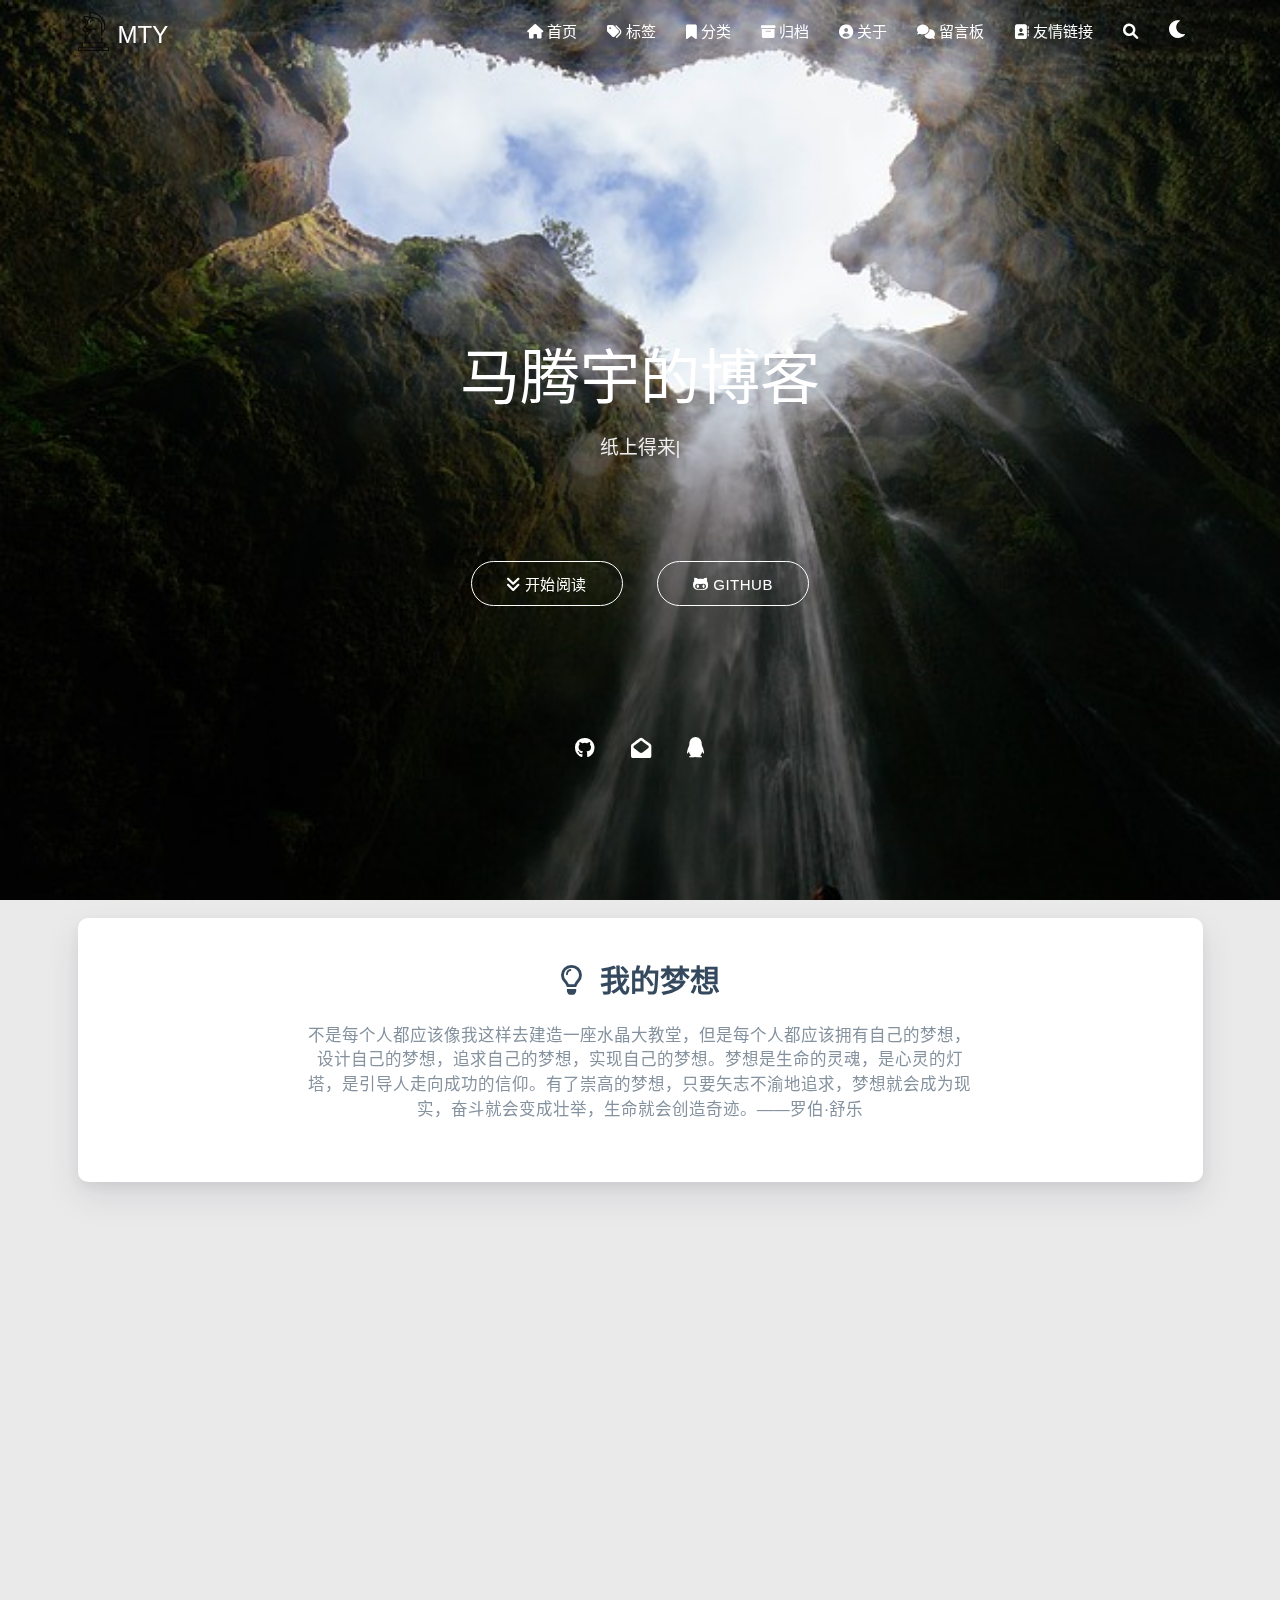
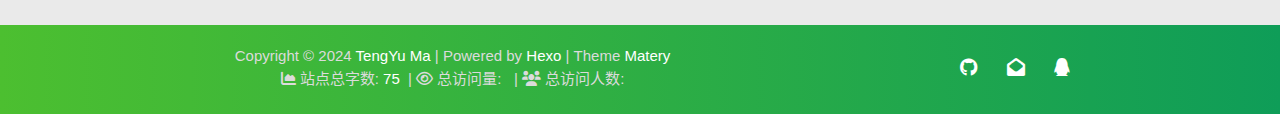
<file: index.html>
<!DOCTYPE HTML>
<html lang="zh-CN">


<head>
    <meta charset="utf-8">
    <meta name="keywords" content="MTY">
    <meta name="description" content="MTY">
    <meta http-equiv="X-UA-Compatible" content="IE=edge">
    <meta name="viewport" content="width=device-width, initial-scale=1.0, user-scalable=no">
    <meta name="renderer" content="webkit|ie-stand|ie-comp">
    <meta name="mobile-web-app-capable" content="yes">
    <meta name="format-detection" content="telephone=no">
    <meta name="apple-mobile-web-app-capable" content="yes">
    <meta name="apple-mobile-web-app-status-bar-style" content="black-translucent">
    <meta name="referrer" content="no-referrer-when-downgrade">
    <!-- Global site tag (gtag.js) - Google Analytics -->


    <title>MTY</title>
    <link rel="icon" type="image/png" href="/favicon.png">
    


    <!-- index cover -->
    <!-- <link rel="stylesheet preload" type="text/css" href="/css/indexcover.css"> -->
    <style>
        .carousel-control {
            width: 45px;
            height: 45px;
            line-height: 55px;
            border-radius: 45px;
            background: transparent;
            cursor: pointer;
            z-index: 100;
        }
        
        #prev-cover {
            position: absolute;
            top: 48%;
            left: 8px;
        }
        
        #next-cover {
            position: absolute;
            top: 48%;
            right: 8px;;
        }
        
        #prev-cover i {
            margin-right: 3px;
        }
        
        #next-cover i {
            margin-left: 3px;
        }
        
        .carousel-control:hover {
            background-color: rgba(0, 0, 0, .4);
        }
        
        .carousel-control i {
            color: #fff;
            font-size: 2.4rem;
        }
    </style>



<link rel="stylesheet" type="text/css" href="/libs/awesome/css/all.min.css">
<link rel="stylesheet" type="text/css" href="/libs/materialize/materialize.min.css">
<link rel="stylesheet" type="text/css" href="/libs/aos/aos.css">
<link rel="stylesheet" type="text/css" href="/libs/animate/animate.min.css">
<link rel="stylesheet" type="text/css" href="/libs/lightGallery/css/lightgallery.min.css">
<link rel="stylesheet" type="text/css" href="/css/matery.css">
<link rel="stylesheet" type="text/css" href="/css/my.css">
<link rel="stylesheet" type="text/css" href="/css/dark.css" media="none" onload="if(media!='all')media='all'">




    <link rel="stylesheet" href="/libs/tocbot/tocbot.css">
    <link rel="stylesheet" href="/css/post.css">






    <script src="/libs/jquery/jquery-3.6.0.min.js"></script>

<meta name="generator" content="Hexo 7.2.0"></head>


<body>
    <header class="navbar-fixed">
    <nav id="headNav" class="bg-color nav-transparent">
        <div id="navContainer" class="nav-wrapper container">
            <div class="brand-logo">
                <a href="/" class="waves-effect waves-light">
                    
                    <img src="/medias/logo.png" class="logo-img" alt="LOGO">
                    
                    <span class="logo-span">MTY</span>
                </a>
            </div>
            

<a href="#" data-target="mobile-nav" class="sidenav-trigger button-collapse"><i class="fas fa-bars"></i></a>
<ul class="right nav-menu">
  
  <li class="hide-on-med-and-down nav-item">
    
    <a href="/" class="waves-effect waves-light">
      
      <i class="fas fa-home" style="zoom: 0.6;"></i>
      
      <span>首页</span>
    </a>
    
  </li>
  
  <li class="hide-on-med-and-down nav-item">
    
    <a href="/tags" class="waves-effect waves-light">
      
      <i class="fas fa-tags" style="zoom: 0.6;"></i>
      
      <span>标签</span>
    </a>
    
  </li>
  
  <li class="hide-on-med-and-down nav-item">
    
    <a href="/categories" class="waves-effect waves-light">
      
      <i class="fas fa-bookmark" style="zoom: 0.6;"></i>
      
      <span>分类</span>
    </a>
    
  </li>
  
  <li class="hide-on-med-and-down nav-item">
    
    <a href="/archives" class="waves-effect waves-light">
      
      <i class="fas fa-archive" style="zoom: 0.6;"></i>
      
      <span>归档</span>
    </a>
    
  </li>
  
  <li class="hide-on-med-and-down nav-item">
    
    <a href="/about" class="waves-effect waves-light">
      
      <i class="fas fa-user-circle" style="zoom: 0.6;"></i>
      
      <span>关于</span>
    </a>
    
  </li>
  
  <li class="hide-on-med-and-down nav-item">
    
    <a href="/contact" class="waves-effect waves-light">
      
      <i class="fas fa-comments" style="zoom: 0.6;"></i>
      
      <span>留言板</span>
    </a>
    
  </li>
  
  <li class="hide-on-med-and-down nav-item">
    
    <a href="/friends" class="waves-effect waves-light">
      
      <i class="fas fa-address-book" style="zoom: 0.6;"></i>
      
      <span>友情链接</span>
    </a>
    
  </li>
  
  <li>
    <a href="#searchModal" class="modal-trigger waves-effect waves-light">
      <i id="searchIcon" class="fas fa-search" title="搜索" style="zoom: 0.85;"></i>
    </a>
  </li>
  <li>
    <a href="javascript:;" class="waves-effect waves-light" onclick="switchNightMode()" title="深色/浅色模式" >
      <i id="sum-moon-icon" class="fas fa-sun" style="zoom: 0.85;"></i>
    </a>
  </li>
</ul>


<div id="mobile-nav" class="side-nav sidenav">

    <div class="mobile-head bg-color">
        
        <img src="/medias/logo.png" class="logo-img circle responsive-img">
        
        <div class="logo-name">MTY</div>
        <div class="logo-desc">
            
            Never really desperate, only the lost of the soul.
            
        </div>
    </div>

    <ul class="menu-list mobile-menu-list">
        
        <li class="m-nav-item">
	  
		<a href="/" class="waves-effect waves-light">
			
			    <i class="fa-fw fas fa-home"></i>
			
			首页
		</a>
          
        </li>
        
        <li class="m-nav-item">
	  
		<a href="/tags" class="waves-effect waves-light">
			
			    <i class="fa-fw fas fa-tags"></i>
			
			标签
		</a>
          
        </li>
        
        <li class="m-nav-item">
	  
		<a href="/categories" class="waves-effect waves-light">
			
			    <i class="fa-fw fas fa-bookmark"></i>
			
			分类
		</a>
          
        </li>
        
        <li class="m-nav-item">
	  
		<a href="/archives" class="waves-effect waves-light">
			
			    <i class="fa-fw fas fa-archive"></i>
			
			归档
		</a>
          
        </li>
        
        <li class="m-nav-item">
	  
		<a href="/about" class="waves-effect waves-light">
			
			    <i class="fa-fw fas fa-user-circle"></i>
			
			关于
		</a>
          
        </li>
        
        <li class="m-nav-item">
	  
		<a href="/contact" class="waves-effect waves-light">
			
			    <i class="fa-fw fas fa-comments"></i>
			
			留言板
		</a>
          
        </li>
        
        <li class="m-nav-item">
	  
		<a href="/friends" class="waves-effect waves-light">
			
			    <i class="fa-fw fas fa-address-book"></i>
			
			友情链接
		</a>
          
        </li>
        
        
        <li><div class="divider"></div></li>
        <li>
            <a href="https://github.com/matengyu888" class="waves-effect waves-light" target="_blank">
                <i class="fab fa-github-square fa-fw"></i>Fork Me
            </a>
        </li>
        
    </ul>
</div>


        </div>

        
            <style>
    .nav-transparent .github-corner {
        display: none !important;
    }

    .github-corner {
        position: absolute;
        z-index: 10;
        top: 0;
        right: 0;
        border: 0;
        transform: scale(1.1);
    }

    .github-corner svg {
        color: #0f9d58;
        fill: #fff;
        height: 64px;
        width: 64px;
    }

    .github-corner:hover .octo-arm {
        animation: a 0.56s ease-in-out;
    }

    .github-corner .octo-arm {
        animation: none;
    }

    @keyframes a {
        0%,
        to {
            transform: rotate(0);
        }
        20%,
        60% {
            transform: rotate(-25deg);
        }
        40%,
        80% {
            transform: rotate(10deg);
        }
    }
</style>

<a href="https://github.com/matengyu888" class="github-corner tooltipped hide-on-med-and-down" target="_blank"
   data-tooltip="Fork Me" data-position="left" data-delay="50">
    <svg viewBox="0 0 250 250" aria-hidden="true">
        <path d="M0,0 L115,115 L130,115 L142,142 L250,250 L250,0 Z"></path>
        <path d="M128.3,109.0 C113.8,99.7 119.0,89.6 119.0,89.6 C122.0,82.7 120.5,78.6 120.5,78.6 C119.2,72.0 123.4,76.3 123.4,76.3 C127.3,80.9 125.5,87.3 125.5,87.3 C122.9,97.6 130.6,101.9 134.4,103.2"
              fill="currentColor" style="transform-origin: 130px 106px;" class="octo-arm"></path>
        <path d="M115.0,115.0 C114.9,115.1 118.7,116.5 119.8,115.4 L133.7,101.6 C136.9,99.2 139.9,98.4 142.2,98.6 C133.8,88.0 127.5,74.4 143.8,58.0 C148.5,53.4 154.0,51.2 159.7,51.0 C160.3,49.4 163.2,43.6 171.4,40.1 C171.4,40.1 176.1,42.5 178.8,56.2 C183.1,58.6 187.2,61.8 190.9,65.4 C194.5,69.0 197.7,73.2 200.1,77.6 C213.8,80.2 216.3,84.9 216.3,84.9 C212.7,93.1 206.9,96.0 205.4,96.6 C205.1,102.4 203.0,107.8 198.3,112.5 C181.9,128.9 168.3,122.5 157.7,114.1 C157.9,116.9 156.7,120.9 152.7,124.9 L141.0,136.5 C139.8,137.7 141.6,141.9 141.8,141.8 Z"
              fill="currentColor" class="octo-body"></path>
    </svg>
</a>
        
    </nav>

</header>

    


<div class="carousel carousel-slider center index-cover" data-indicators="true" style="margin-top: -64px;">
    

    <div class="carousel-item  white-text bg-cover about-cover">
        <div class="container">
            <div class="row">
    <div class="col s10 offset-s1 m8 offset-m2 l8 offset-l2">
        <div class="brand">
            <div class="title center-align">
                
                马腾宇的博客
                
            </div>

            <div class="description center-align">
                
                <span id="subtitle"></span>
                <script src="/libs/typed/typed.js"></script>
                <script>
                    var typed = new Typed("#subtitle", {
                        strings: [ 
                            
                                "纸上得来终觉浅，绝知此事要躬行",
                            
                        ],
                        startDelay: 300,
                        typeSpeed: 100,
                        loop: true,
                        backSpeed: 50,
                        showCursor: true
                    });
                </script>
                
            </div>
        </div>
    </div>
</div>


<script>
    // 每天切换 banner 图.  Switch banner image every day.
    var bannerUrl = "/medias/banner/" + new Date().getDay() + '.jpg';
    $('.bg-cover').css('background-image', 'url(' + bannerUrl + ')');
</script>
<script>
    
      var bannerUrl = "/medias/featureimages/" + Math.floor(Math.random() * 24) + '.jpg';
    
    $('.bg-cover.about-cover').css('background-image', 'url(' + bannerUrl + ')');

</script>



            <div class="cover-btns">
                <a href="#indexCard" class="waves-effect waves-light btn">
                    <i class="fa fa-angle-double-down"></i>开始阅读
                </a>

                
                    <a href="https://github.com/matengyu888" class="waves-effect waves-light btn" target="_blank">
                        <i class="fab fa-github-alt"></i>Github
                    </a>
                
            </div>
            <div class="cover-social-link">
    <a href="https://github.com/matengyu888" class="tooltipped" target="_blank" data-tooltip="访问我的GitHub" data-position="top" data-delay="50">
        <i class="fab fa-github"></i>
    </a>



    <a href="mailto:2064143983@qq.com" class="tooltipped" target="_blank" data-tooltip="邮件联系我" data-position="top" data-delay="50">
        <i class="fas fa-envelope-open"></i>
    </a>







    <a href="tencent://AddContact/?fromId=50&fromSubId=1&subcmd=all&uin=2064143983" class="tooltipped" target="_blank" data-tooltip="QQ联系我: 2064143983" data-position="top" data-delay="50">
        <i class="fab fa-qq"></i>
    </a>







</div>
        </div>
    </div>

    
</div>

<script>
    $(function () {
        let coverSlider = $('.carousel');

        //用户触摸轮播自动 restartPlay 是否生效
        let initUserPressedOrDraggedActive = false

        //用户触摸轮播自动 restartPlay
        function initUserPressedOrDragged(instance) {
            setInterval(() => {
                if (instance.pressed || instance.dragged) {
                    // console.log('initUserPressedOrDragged: ',instance.pressed,instance.dragged)
                    restartPlay()
                }
            }, 1000)
        }

        coverSlider.carousel({
            duration: Number('120'),
            fullWidth: true,
            indicators: 'true' === 'true',
            onCycleTo() {
                if (!initUserPressedOrDraggedActive) {
                    // console.log('initUserPressedOrDraggedActive')
                    initUserPressedOrDragged(this)
                    initUserPressedOrDraggedActive = true
                }
            },
        })

        let carouselIntervalId;
        
        // Loop to call the next cover article picture.
        let autoCarousel = function () {
            carouselIntervalId = setInterval(function () {
                coverSlider.carousel('next');
            }, 5000);
        };
        autoCarousel();
        

        function restartPlay() {
            
            clearInterval(carouselIntervalId);
            autoCarousel();
            
        };

        
        // prev and next cover post.
        $('#prev-cover').click(function () {
            coverSlider.carousel('prev');
            restartPlay();
        });
        $('#next-cover').click(function () {
            coverSlider.carousel('next');
            restartPlay();
        });
        
    });
</script>



<main class="content">

    
    <div id="indexCard" class="index-card">
        <div class="container ">
            <div class="card">
                <div class="card-content">
                    
                        <div class="dream">
    
    <div class="title center-align">
        <i class="far fa-lightbulb"></i>&nbsp;&nbsp;我的梦想
    </div>
    
    <div class="row">
        <div class="col l8 offset-l2 m10 offset-m1 s10 offset-s1 center-align text">
            不是每个人都应该像我这样去建造一座水晶大教堂，但是每个人都应该拥有自己的梦想，设计自己的梦想，追求自己的梦想，实现自己的梦想。梦想是生命的灵魂，是心灵的灯塔，是引导人走向成功的信仰。有了崇高的梦想，只要矢志不渝地追求，梦想就会成为现实，奋斗就会变成壮举，生命就会创造奇迹。——罗伯·舒乐
        </div>
    </div>
</div>

                    

                    

                    

                    
                    <div id="recommend-sections" class="recommend">
                        



                    </div>
                    
                </div>
            </div>
        </div>
    </div>
    

    

    <!-- 所有文章卡片 -->
    <article id="articles" class="container articles">
        <div class="row article-row">
            
             <!-- 隐藏某个文章 -->
            <div class="article col s12 m6 l4" data-aos="zoom-in">
                <div class="card">
                    <a href="/2024/06/24/my-new-post/">
                        <div class="card-image">
                            
                            
                            <img src="/medias/featureimages/20.jpg" class="responsive-img" alt="My New Post">
                            
                            <span class="card-title">My New Post</span>
                        </div>
                    </a>

                    <div class="card-content article-content">
                        <div class="summary block-with-text">
                            
                        </div>
                        <div class="publish-info">
                            <span class="publish-date">
                                <i class="far fa-clock fa-fw icon-date"></i>2024-06-24
                            </span>
                            <span class="publish-author">
                                
                                <i class="fas fa-user fa-fw"></i>
                                TengYu Ma
                                
                            </span>
                        </div>
                    </div>

                    
                </div>
            </div>
              <!-- 隐藏某个文章 -->
            
             <!-- 隐藏某个文章 -->
            <div class="article col s12 m6 l4" data-aos="zoom-in">
                <div class="card">
                    <a href="/2024/06/23/first/">
                        <div class="card-image">
                            
                            
                            <img src="/medias/featureimages/0.jpg" class="responsive-img" alt="first">
                            
                            <span class="card-title">first</span>
                        </div>
                    </a>

                    <div class="card-content article-content">
                        <div class="summary block-with-text">
                            
                        </div>
                        <div class="publish-info">
                            <span class="publish-date">
                                <i class="far fa-clock fa-fw icon-date"></i>2024-06-23
                            </span>
                            <span class="publish-author">
                                
                                <i class="fas fa-user fa-fw"></i>
                                TengYu Ma
                                
                            </span>
                        </div>
                    </div>

                    
                </div>
            </div>
              <!-- 隐藏某个文章 -->
            
             <!-- 隐藏某个文章 -->
            <div class="article col s12 m6 l4" data-aos="zoom-in">
                <div class="card">
                    <a href="/2024/06/23/hello-world/">
                        <div class="card-image">
                            
                            
                            <img src="/medias/featureimages/12.jpg" class="responsive-img" alt="Hello World">
                            
                            <span class="card-title">Hello World</span>
                        </div>
                    </a>

                    <div class="card-content article-content">
                        <div class="summary block-with-text">
                            
                                Welcome to Hexo! This is your very first post. Check documentation for more info. If you get any problems when using Hex
                            
                        </div>
                        <div class="publish-info">
                            <span class="publish-date">
                                <i class="far fa-clock fa-fw icon-date"></i>2024-06-23
                            </span>
                            <span class="publish-author">
                                
                                <i class="fas fa-user fa-fw"></i>
                                TengYu Ma
                                
                            </span>
                        </div>
                    </div>

                    
                </div>
            </div>
              <!-- 隐藏某个文章 -->
            
        </div>
    </article>

</main>




    <footer class="page-footer bg-color">
    

    <div class="container row center-align"
         style="margin-bottom: 0px !important;">
        <div class="col s12 m8 l8 copy-right">
            Copyright&nbsp;&copy;
            
                <span id="year">2024</span>
            
            <a href="/about" target="_blank">TengYu Ma</a>
            |&nbsp;Powered by&nbsp;<a href="https://hexo.io/" target="_blank">Hexo</a>
            |&nbsp;Theme&nbsp;<a href="https://github.com/blinkfox/hexo-theme-matery" target="_blank">Matery</a>
            
            <br>
            
                &nbsp;<i class="fas fa-chart-area"></i>&nbsp;站点总字数:&nbsp;<span
                        class="white-color">75</span>
            
            
            
                
            
            
                <span id="busuanzi_container_site_pv">
                &nbsp;|&nbsp;<i class="far fa-eye"></i>&nbsp;总访问量:&nbsp;
                    <span id="busuanzi_value_site_pv" class="white-color"></span>
            </span>
            
            
                <span id="busuanzi_container_site_uv">
                &nbsp;|&nbsp;<i class="fas fa-users"></i>&nbsp;总访问人数:&nbsp;
                    <span id="busuanzi_value_site_uv" class="white-color"></span>
            </span>
            
            <br>

            <!-- 运行天数提醒. -->
            
            <br>
            
        </div>
        <div class="col s12 m4 l4 social-link social-statis">
    <a href="https://github.com/matengyu888" class="tooltipped" target="_blank" data-tooltip="访问我的GitHub" data-position="top" data-delay="50">
        <i class="fab fa-github"></i>
    </a>



    <a href="mailto:2064143983@qq.com" class="tooltipped" target="_blank" data-tooltip="邮件联系我" data-position="top" data-delay="50">
        <i class="fas fa-envelope-open"></i>
    </a>







    <a href="tencent://AddContact/?fromId=50&fromSubId=1&subcmd=all&uin=2064143983" class="tooltipped" target="_blank" data-tooltip="QQ联系我: 2064143983" data-position="top" data-delay="50">
        <i class="fab fa-qq"></i>
    </a>







</div>
    </div>
</footer>

<div class="progress-bar"></div>


    <!-- 搜索遮罩框 -->
<div id="searchModal" class="modal">
    <div class="modal-content">
        <div class="search-header">
            <span class="title"><i class="fas fa-search"></i>&nbsp;&nbsp;搜索</span>
            <input type="search" id="searchInput" name="s" placeholder="请输入搜索的关键字"
                   class="search-input">
        </div>
        <div id="searchResult"></div>
    </div>
</div>

<script type="text/javascript">
$(function () {
    var searchFunc = function (path, search_id, content_id) {
        'use strict';
        $.ajax({
            url: path,
            dataType: "xml",
            success: function (xmlResponse) {
                // get the contents from search data
                var datas = $("entry", xmlResponse).map(function () {
                    return {
                        title: $("title", this).text(),
                        content: $("content", this).text(),
                        url: $("url", this).text()
                    };
                }).get();
                var $input = document.getElementById(search_id);
                var $resultContent = document.getElementById(content_id);
                $input.addEventListener('input', function () {
                    var str = '<ul class=\"search-result-list\">';
                    var keywords = this.value.trim().toLowerCase().split(/[\s\-]+/);
                    $resultContent.innerHTML = "";
                    if (this.value.trim().length <= 0) {
                        return;
                    }
                    // perform local searching
                    datas.forEach(function (data) {
                        var isMatch = true;
                        var data_title = data.title.trim().toLowerCase();
                        var data_content = data.content.trim().replace(/<[^>]+>/g, "").toLowerCase();
                        var data_url = data.url;
                        data_url = data_url.indexOf('/') === 0 ? data.url : '/' + data_url;
                        var index_title = -1;
                        var index_content = -1;
                        var first_occur = -1;
                        // only match artiles with not empty titles and contents
                        if (data_title !== '' && data_content !== '') {
                            keywords.forEach(function (keyword, i) {
                                index_title = data_title.indexOf(keyword);
                                index_content = data_content.indexOf(keyword);
                                if (index_title < 0 && index_content < 0) {
                                    isMatch = false;
                                } else {
                                    if (index_content < 0) {
                                        index_content = 0;
                                    }
                                    if (i === 0) {
                                        first_occur = index_content;
                                    }
                                }
                            });
                        }
                        // show search results
                        if (isMatch) {
                            str += "<li><a href='" + data_url + "' class='search-result-title'>" + data_title + "</a>";
                            var content = data.content.trim().replace(/<[^>]+>/g, "");
                            if (first_occur >= 0) {
                                // cut out 100 characters
                                var start = first_occur - 20;
                                var end = first_occur + 80;
                                if (start < 0) {
                                    start = 0;
                                }
                                if (start === 0) {
                                    end = 100;
                                }
                                if (end > content.length) {
                                    end = content.length;
                                }
                                var match_content = content.substr(start, end);
                                // highlight all keywords
                                keywords.forEach(function (keyword) {
                                    var regS = new RegExp(keyword, "gi");
                                    match_content = match_content.replace(regS, "<em class=\"search-keyword\">" + keyword + "</em>");
                                });

                                str += "<p class=\"search-result\">" + match_content + "...</p>"
                            }
                            str += "</li>";
                        }
                    });
                    str += "</ul>";
                    $resultContent.innerHTML = str;
                });
            }
        });
    };

    searchFunc('/search.xml', 'searchInput', 'searchResult');
});
</script>

    <!-- 白天和黑夜主题 -->
<div class="stars-con">
    <div id="stars"></div>
    <div id="stars2"></div>
    <div id="stars3"></div>  
</div>

<script>
    function switchNightMode() {
        $('<div class="Cuteen_DarkSky"><div class="Cuteen_DarkPlanet"></div></div>').appendTo($('body')),
        setTimeout(function () {
            $('body').hasClass('DarkMode') 
            ? ($('body').removeClass('DarkMode'), localStorage.setItem('isDark', '0'), $('#sum-moon-icon').removeClass("fa-sun").addClass('fa-moon')) 
            : ($('body').addClass('DarkMode'), localStorage.setItem('isDark', '1'), $('#sum-moon-icon').addClass("fa-sun").removeClass('fa-moon')),
            
            setTimeout(function () {
            $('.Cuteen_DarkSky').fadeOut(1e3, function () {
                $(this).remove()
            })
            }, 2e3)
        })
    }
</script>

    <!-- 回到顶部按钮 -->
<div id="backTop" class="top-scroll">
    <a class="btn-floating btn-large waves-effect waves-light" href="#!">
        <i class="fas fa-arrow-up"></i>
    </a>
</div>


    <script src="/libs/materialize/materialize.min.js"></script>
    <script src="/libs/masonry/masonry.pkgd.min.js"></script>
    <script src="/libs/aos/aos.js"></script>
    <script src="/libs/scrollprogress/scrollProgress.min.js"></script>
    <script src="/libs/lightGallery/js/lightgallery-all.min.js"></script>
    <script src="/js/matery.js"></script>

    

    
    
    

    <!-- 雪花特效 -->
    

    <!-- 鼠标星星特效 -->
    

     
        <script src="https://ssl.captcha.qq.com/TCaptcha.js"></script>
        <script src="/libs/others/TencentCaptcha.js"></script>
        <button id="TencentCaptcha" data-appid="xxxxxxxxxx" data-cbfn="callback" type="button" hidden></button>
    

    <!-- Baidu Analytics -->

    <!-- Baidu Push -->

<script>
    (function () {
        var bp = document.createElement('script');
        var curProtocol = window.location.protocol.split(':')[0];
        if (curProtocol === 'https') {
            bp.src = 'https://zz.bdstatic.com/linksubmit/push.js';
        } else {
            bp.src = 'http://push.zhanzhang.baidu.com/push.js';
        }
        var s = document.getElementsByTagName("script")[0];
        s.parentNode.insertBefore(bp, s);
    })();
</script>

    
    <script src="/libs/others/clicklove.js" async="async"></script>
    
    
    <script async src="/libs/others/busuanzi.pure.mini.js"></script>
    

    

    

    <!--腾讯兔小巢-->
    
    

    

    

    
    <script src="/libs/instantpage/instantpage.js" type="module"></script>
    

</body>

</html>
</file>
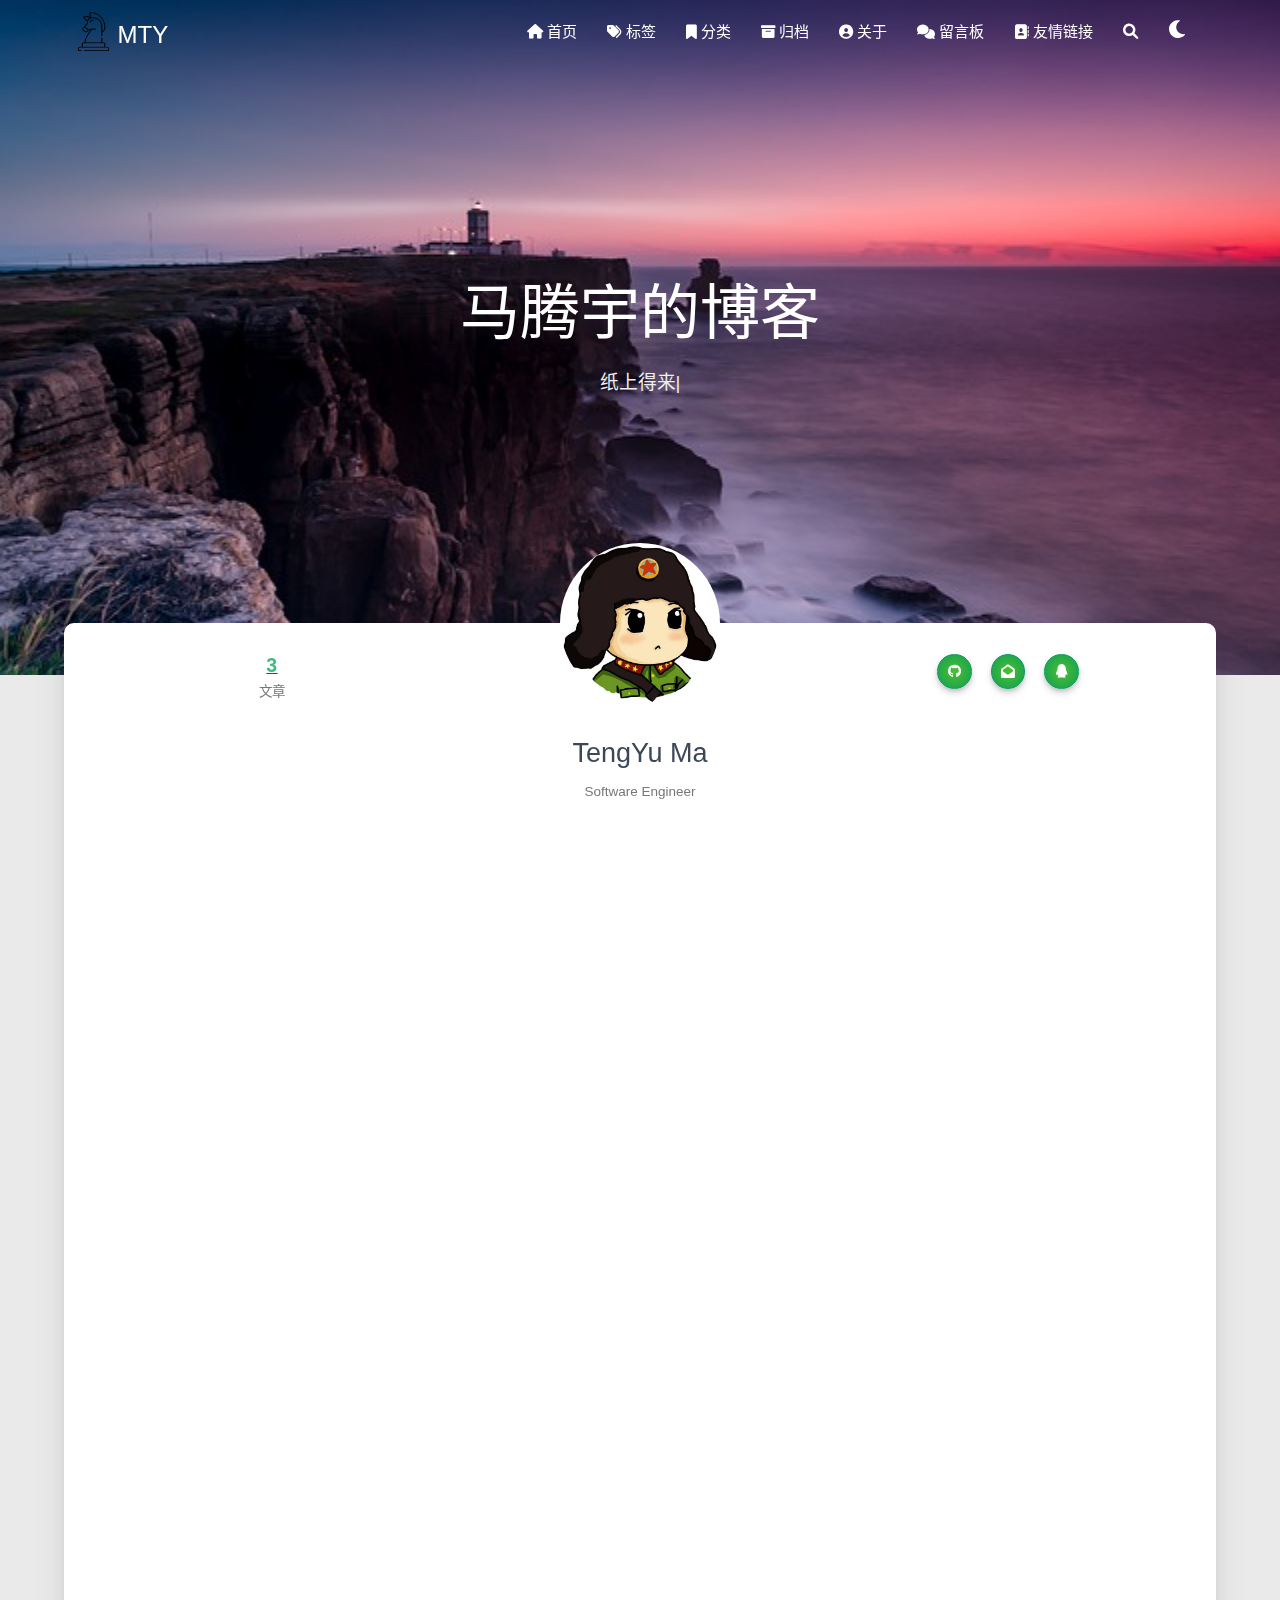
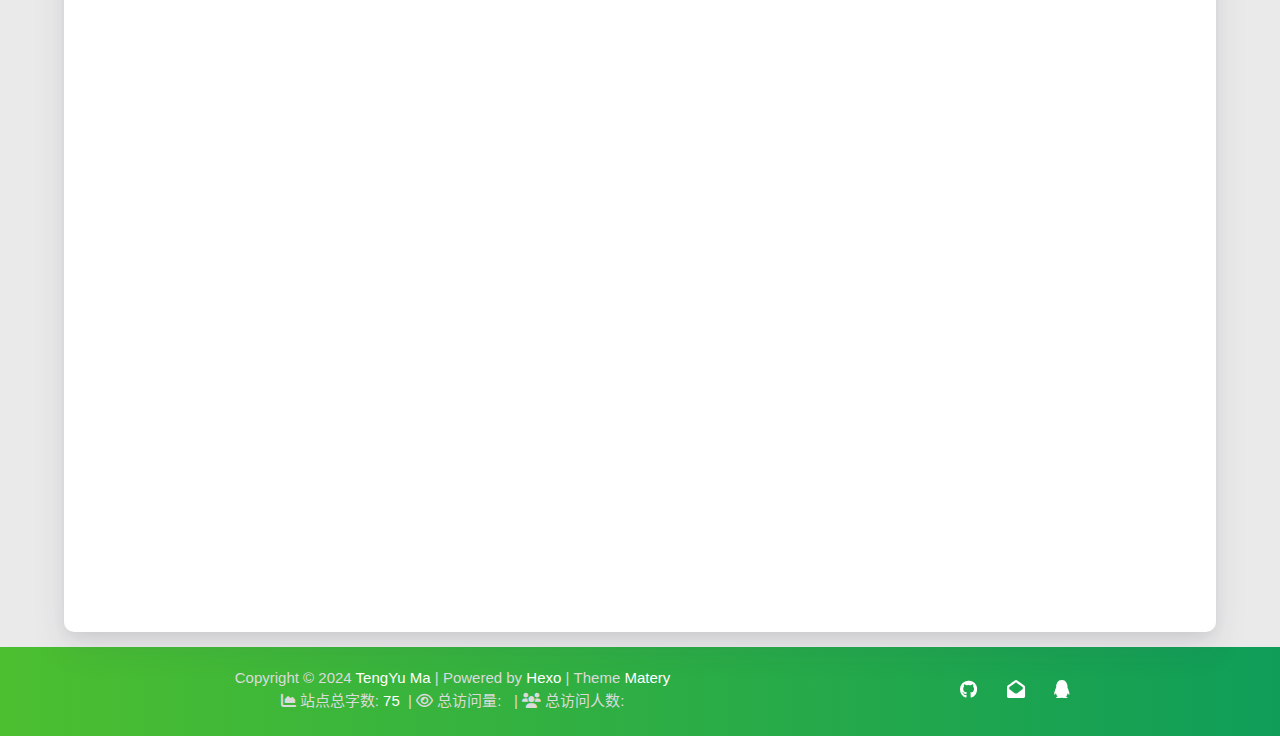
<file: about/index.html>
<!DOCTYPE HTML>
<html lang="zh-CN">


<head>
    <meta charset="utf-8">
    <meta name="keywords" content="关于, MTY">
    <meta name="description" content="MTY">
    <meta http-equiv="X-UA-Compatible" content="IE=edge">
    <meta name="viewport" content="width=device-width, initial-scale=1.0, user-scalable=no">
    <meta name="renderer" content="webkit|ie-stand|ie-comp">
    <meta name="mobile-web-app-capable" content="yes">
    <meta name="format-detection" content="telephone=no">
    <meta name="apple-mobile-web-app-capable" content="yes">
    <meta name="apple-mobile-web-app-status-bar-style" content="black-translucent">
    <meta name="referrer" content="no-referrer-when-downgrade">
    <!-- Global site tag (gtag.js) - Google Analytics -->


    <title>关于 | MTY</title>
    <link rel="icon" type="image/png" href="/favicon.png">
    


    <!-- bg-cover style     -->



<link rel="stylesheet" type="text/css" href="/libs/awesome/css/all.min.css">
<link rel="stylesheet" type="text/css" href="/libs/materialize/materialize.min.css">
<link rel="stylesheet" type="text/css" href="/libs/aos/aos.css">
<link rel="stylesheet" type="text/css" href="/libs/animate/animate.min.css">
<link rel="stylesheet" type="text/css" href="/libs/lightGallery/css/lightgallery.min.css">
<link rel="stylesheet" type="text/css" href="/css/matery.css">
<link rel="stylesheet" type="text/css" href="/css/my.css">
<link rel="stylesheet" type="text/css" href="/css/dark.css" media="none" onload="if(media!='all')media='all'">




    <link rel="stylesheet" href="/libs/tocbot/tocbot.css">
    <link rel="stylesheet" href="/css/post.css">




    
        <link rel="stylesheet" type="text/css" href="/css/reward.css">
    



    <script src="/libs/jquery/jquery-3.6.0.min.js"></script>

<meta name="generator" content="Hexo 7.2.0"></head>


<body>
    <header class="navbar-fixed">
    <nav id="headNav" class="bg-color nav-transparent">
        <div id="navContainer" class="nav-wrapper container">
            <div class="brand-logo">
                <a href="/" class="waves-effect waves-light">
                    
                    <img src="/medias/logo.png" class="logo-img" alt="LOGO">
                    
                    <span class="logo-span">MTY</span>
                </a>
            </div>
            

<a href="#" data-target="mobile-nav" class="sidenav-trigger button-collapse"><i class="fas fa-bars"></i></a>
<ul class="right nav-menu">
  
  <li class="hide-on-med-and-down nav-item">
    
    <a href="/" class="waves-effect waves-light">
      
      <i class="fas fa-home" style="zoom: 0.6;"></i>
      
      <span>首页</span>
    </a>
    
  </li>
  
  <li class="hide-on-med-and-down nav-item">
    
    <a href="/tags" class="waves-effect waves-light">
      
      <i class="fas fa-tags" style="zoom: 0.6;"></i>
      
      <span>标签</span>
    </a>
    
  </li>
  
  <li class="hide-on-med-and-down nav-item">
    
    <a href="/categories" class="waves-effect waves-light">
      
      <i class="fas fa-bookmark" style="zoom: 0.6;"></i>
      
      <span>分类</span>
    </a>
    
  </li>
  
  <li class="hide-on-med-and-down nav-item">
    
    <a href="/archives" class="waves-effect waves-light">
      
      <i class="fas fa-archive" style="zoom: 0.6;"></i>
      
      <span>归档</span>
    </a>
    
  </li>
  
  <li class="hide-on-med-and-down nav-item">
    
    <a href="/about" class="waves-effect waves-light">
      
      <i class="fas fa-user-circle" style="zoom: 0.6;"></i>
      
      <span>关于</span>
    </a>
    
  </li>
  
  <li class="hide-on-med-and-down nav-item">
    
    <a href="/contact" class="waves-effect waves-light">
      
      <i class="fas fa-comments" style="zoom: 0.6;"></i>
      
      <span>留言板</span>
    </a>
    
  </li>
  
  <li class="hide-on-med-and-down nav-item">
    
    <a href="/friends" class="waves-effect waves-light">
      
      <i class="fas fa-address-book" style="zoom: 0.6;"></i>
      
      <span>友情链接</span>
    </a>
    
  </li>
  
  <li>
    <a href="#searchModal" class="modal-trigger waves-effect waves-light">
      <i id="searchIcon" class="fas fa-search" title="搜索" style="zoom: 0.85;"></i>
    </a>
  </li>
  <li>
    <a href="javascript:;" class="waves-effect waves-light" onclick="switchNightMode()" title="深色/浅色模式" >
      <i id="sum-moon-icon" class="fas fa-sun" style="zoom: 0.85;"></i>
    </a>
  </li>
</ul>


<div id="mobile-nav" class="side-nav sidenav">

    <div class="mobile-head bg-color">
        
        <img src="/medias/logo.png" class="logo-img circle responsive-img">
        
        <div class="logo-name">MTY</div>
        <div class="logo-desc">
            
            Never really desperate, only the lost of the soul.
            
        </div>
    </div>

    <ul class="menu-list mobile-menu-list">
        
        <li class="m-nav-item">
	  
		<a href="/" class="waves-effect waves-light">
			
			    <i class="fa-fw fas fa-home"></i>
			
			首页
		</a>
          
        </li>
        
        <li class="m-nav-item">
	  
		<a href="/tags" class="waves-effect waves-light">
			
			    <i class="fa-fw fas fa-tags"></i>
			
			标签
		</a>
          
        </li>
        
        <li class="m-nav-item">
	  
		<a href="/categories" class="waves-effect waves-light">
			
			    <i class="fa-fw fas fa-bookmark"></i>
			
			分类
		</a>
          
        </li>
        
        <li class="m-nav-item">
	  
		<a href="/archives" class="waves-effect waves-light">
			
			    <i class="fa-fw fas fa-archive"></i>
			
			归档
		</a>
          
        </li>
        
        <li class="m-nav-item">
	  
		<a href="/about" class="waves-effect waves-light">
			
			    <i class="fa-fw fas fa-user-circle"></i>
			
			关于
		</a>
          
        </li>
        
        <li class="m-nav-item">
	  
		<a href="/contact" class="waves-effect waves-light">
			
			    <i class="fa-fw fas fa-comments"></i>
			
			留言板
		</a>
          
        </li>
        
        <li class="m-nav-item">
	  
		<a href="/friends" class="waves-effect waves-light">
			
			    <i class="fa-fw fas fa-address-book"></i>
			
			友情链接
		</a>
          
        </li>
        
        
        <li><div class="divider"></div></li>
        <li>
            <a href="https://github.com/matengyu888" class="waves-effect waves-light" target="_blank">
                <i class="fab fa-github-square fa-fw"></i>Fork Me
            </a>
        </li>
        
    </ul>
</div>


        </div>

        
            <style>
    .nav-transparent .github-corner {
        display: none !important;
    }

    .github-corner {
        position: absolute;
        z-index: 10;
        top: 0;
        right: 0;
        border: 0;
        transform: scale(1.1);
    }

    .github-corner svg {
        color: #0f9d58;
        fill: #fff;
        height: 64px;
        width: 64px;
    }

    .github-corner:hover .octo-arm {
        animation: a 0.56s ease-in-out;
    }

    .github-corner .octo-arm {
        animation: none;
    }

    @keyframes a {
        0%,
        to {
            transform: rotate(0);
        }
        20%,
        60% {
            transform: rotate(-25deg);
        }
        40%,
        80% {
            transform: rotate(10deg);
        }
    }
</style>

<a href="https://github.com/matengyu888" class="github-corner tooltipped hide-on-med-and-down" target="_blank"
   data-tooltip="Fork Me" data-position="left" data-delay="50">
    <svg viewBox="0 0 250 250" aria-hidden="true">
        <path d="M0,0 L115,115 L130,115 L142,142 L250,250 L250,0 Z"></path>
        <path d="M128.3,109.0 C113.8,99.7 119.0,89.6 119.0,89.6 C122.0,82.7 120.5,78.6 120.5,78.6 C119.2,72.0 123.4,76.3 123.4,76.3 C127.3,80.9 125.5,87.3 125.5,87.3 C122.9,97.6 130.6,101.9 134.4,103.2"
              fill="currentColor" style="transform-origin: 130px 106px;" class="octo-arm"></path>
        <path d="M115.0,115.0 C114.9,115.1 118.7,116.5 119.8,115.4 L133.7,101.6 C136.9,99.2 139.9,98.4 142.2,98.6 C133.8,88.0 127.5,74.4 143.8,58.0 C148.5,53.4 154.0,51.2 159.7,51.0 C160.3,49.4 163.2,43.6 171.4,40.1 C171.4,40.1 176.1,42.5 178.8,56.2 C183.1,58.6 187.2,61.8 190.9,65.4 C194.5,69.0 197.7,73.2 200.1,77.6 C213.8,80.2 216.3,84.9 216.3,84.9 C212.7,93.1 206.9,96.0 205.4,96.6 C205.1,102.4 203.0,107.8 198.3,112.5 C181.9,128.9 168.3,122.5 157.7,114.1 C157.9,116.9 156.7,120.9 152.7,124.9 L141.0,136.5 C139.8,137.7 141.6,141.9 141.8,141.8 Z"
              fill="currentColor" class="octo-body"></path>
    </svg>
</a>
        
    </nav>

</header>

    <style type="text/css">
    /* don't remove. */
    .about-cover {
        height: 75vh;
    }
</style>

<div class="bg-cover pd-header about-cover">
    <div class="container">
    <div class="row">
    <div class="col s10 offset-s1 m8 offset-m2 l8 offset-l2">
        <div class="brand">
            <div class="title center-align">
                
                马腾宇的博客
                
            </div>

            <div class="description center-align">
                
                <span id="subtitle"></span>
                <script src="/libs/typed/typed.js"></script>
                <script>
                    var typed = new Typed("#subtitle", {
                        strings: [ 
                            
                                "纸上得来终觉浅，绝知此事要躬行",
                            
                        ],
                        startDelay: 300,
                        typeSpeed: 100,
                        loop: true,
                        backSpeed: 50,
                        showCursor: true
                    });
                </script>
                
            </div>
        </div>
    </div>
</div>


<script>
    // 每天切换 banner 图.  Switch banner image every day.
    var bannerUrl = "/medias/banner/" + new Date().getDay() + '.jpg';
    $('.bg-cover').css('background-image', 'url(' + bannerUrl + ')');
</script>
<script>
    
      var bannerUrl = "/medias/featureimages/" + Math.floor(Math.random() * 24) + '.jpg';
    
    $('.bg-cover.about-cover').css('background-image', 'url(' + bannerUrl + ')');

</script>


    </div>
</div>

<main class="content">

    <div id="aboutme" class="container about-container">
        <div class="card">
            <div class="card-content">
                <div class="row">
                    <div class="post-statis col l4 hide-on-med-and-down" data-aos="zoom-in-right">
                        
<div class="statis">
    <span class="count"><a href="/">3</a></span>
    <span class="name">文章</span>
</div>






                    </div>
                    <div class="col s12 m12 l4">
                        <div class="profile center-align">
                            <div class="avatar">
                                <img src="/medias/avatar.jpg" alt="TengYu Ma"
                                     class="circle responsive-img avatar-img">
                            </div>
                            <div class="author">
                                <div class="post-statis hide-on-large-only" data-aos="zoom-in-right">
                                    
<div class="statis">
    <span class="count"><a href="/">3</a></span>
    <span class="name">文章</span>
</div>






                                </div>
                                <div class="title">TengYu Ma</div>
                                <div class="career">Software Engineer</div>
                                <div class="social-link hide-on-large-only" data-aos="zoom-in-left">
                                    
    <a href="https://github.com/matengyu888" class="tooltipped" target="_blank" data-tooltip="访问我的GitHub" data-position="top" data-delay="50">
        <i class="fab fa-github"></i>
    </a>



    <a href="mailto:2064143983@qq.com" class="tooltipped" target="_blank" data-tooltip="邮件联系我" data-position="top" data-delay="50">
        <i class="fas fa-envelope-open"></i>
    </a>







    <a href="tencent://AddContact/?fromId=50&fromSubId=1&subcmd=all&uin=2064143983" class="tooltipped" target="_blank" data-tooltip="QQ联系我: 2064143983" data-position="top" data-delay="50">
        <i class="fab fa-qq"></i>
    </a>








                                </div>
                            </div>
                        </div>
                    </div>
                    <div class="col l4 hide-on-med-and-down" data-aos="zoom-in-left">
                        <div class="social-link">
                            
    <a href="https://github.com/matengyu888" class="tooltipped" target="_blank" data-tooltip="访问我的GitHub" data-position="top" data-delay="50">
        <i class="fab fa-github"></i>
    </a>



    <a href="mailto:2064143983@qq.com" class="tooltipped" target="_blank" data-tooltip="邮件联系我" data-position="top" data-delay="50">
        <i class="fas fa-envelope-open"></i>
    </a>







    <a href="tencent://AddContact/?fromId=50&fromSubId=1&subcmd=all&uin=2064143983" class="tooltipped" target="_blank" data-tooltip="QQ联系我: 2064143983" data-position="top" data-delay="50">
        <i class="fab fa-qq"></i>
    </a>








                        </div>
                    </div>
                </div>

                <div class="introduction center-align" data-aos="fade-up">If you wish to succeed, you should use persistence as your good friend, experience as your reference, prudence as your brother and hope as your sentry.</div>

                <style type="text/css">
    #posts-chart,
    #categories-chart,
    #tags-chart {
        width: 100%;
        height: 300px;
        margin: 0.5rem auto;
        padding: 0.5rem;
    }
</style>

<div id="postCharts" class="post-charts">
    <div class="title center-align" data-aos="zoom-in-up">
        <i class="far fa-bar-chart"></i>&nbsp;&nbsp;文章统计图
    </div>
    <div class="row">
        <div class="chart col s12 m6 l4" data-aos="zoom-in-up">
            <div id="posts-chart"></div>
        </div>

        <div class="chart col s12 m6 l4" data-aos="zoom-in-up">
            <div id="categories-chart"></div>
        </div>

        <div class="chart col s12 m6 l4" data-aos="zoom-in-up">
            <div id="tags-chart"></div>
        </div>
    </div>
</div>

<script type="text/javascript" src="/libs/echarts/echarts.min.js"></script>
<script>
    let postsChart = echarts.init(document.getElementById('posts-chart'));
    let categoriesChart = echarts.init(document.getElementById('categories-chart'));
    let tagsChart = echarts.init(document.getElementById('tags-chart'));

    

    let postsOption = {
        title: {
            text: '文章发布统计图',
            top: -5,
            x: 'center'
        },
        tooltip: {
            trigger: 'axis'
        },
        xAxis: {
            type: 'category',
            data: ["2023-06","2023-07","2023-08","2023-09","2023-10","2023-11","2023-12","2024-01","2024-02","2024-03","2024-04","2024-05","2024-06"]
        },
        yAxis: {
            type: 'value',
        },
        series: [
            {
                name: '文章篇数',
                type: 'line',
                color: ['#6772e5'],
                data: [0,0,0,0,0,0,0,0,0,0,0,0,3],
                markPoint: {
                    symbolSize: 45,
                    color: ['#fa755a','#3ecf8e','#82d3f4'],
                    data: [{
                        type: 'max',
                        itemStyle: {color: ['#3ecf8e']},
                        name: '最大值'
                    }, {
                        type: 'min',
                        itemStyle: {color: ['#fa755a']},
                        name: '最小值'
                    }]
                },
                markLine: {
                    itemStyle: {color: ['#ab47bc']},
                    data: [
                        {type: 'average', name: '平均值'}
                    ]
                }
            }
        ]
    };

    

    let categoriesOption = {
        title: {
            text: '文章分类统计图',
            top: -4,
            x: 'center'
        },
        tooltip: {
            trigger: 'item',
            formatter: "{a} <br/>{b} : {c} ({d}%)"
        },
        series: [
            {
                name: '分类',
                type: 'pie',
                radius: '50%',
                color: ['#6772e5', '#ff9e0f', '#fa755a', '#3ecf8e', '#82d3f4', '#ab47bc', '#525f7f', '#f51c47', '#26A69A'],
                data: [],
                itemStyle: {
                    emphasis: {
                        shadowBlur: 10,
                        shadowOffsetX: 0,
                        shadowColor: 'rgba(0, 0, 0, 0.5)'
                    }
                }
            }
        ]
    };

    

    let tagsOption = {
        title: {
            text: 'TOP10 标签统计图',
            top: -5,
            x: 'center'
        },
        tooltip: {},
        xAxis: [
            {
                type: 'category',
                data: []
            }
        ],
        yAxis: [
            {
                type: 'value'
            }
        ],
        series: [
            {
                type: 'bar',
                color: ['#82d3f4'],
                barWidth : 18,
                data: [],
                markPoint: {
                    symbolSize: 45,
                    data: [{
                        type: 'max',
                        itemStyle: {color: ['#3ecf8e']},
                        name: '最大值'
                    }, {
                        type: 'min',
                        itemStyle: {color: ['#fa755a']},
                        name: '最小值'
                    }],
                },
                markLine: {
                    itemStyle: {color: ['#ab47bc']},
                    data: [
                        {type: 'average', name: '平均值'}
                    ]
                }
            }
        ]
    };

    // render the charts
    postsChart.setOption(postsOption);
    categoriesChart.setOption(categoriesOption);
    tagsChart.setOption(tagsOption);
</script>


                

                
                
<div class="my-skills">
    <div class="title center-align" data-aos="zoom-in-up">
        <i class="fas fa-wrench"></i>&nbsp;&nbsp;我的技能
    </div>
    <div class="row">
        
        
        
        <div class="col s12 m6 l6" data-aos="fade-up">
            <div class="skillbar">
                <div class="skillbar-title"
                     style="background: linear-gradient(to right, #FF0066 0%, #FF00CC 100%); width: 85%">
                    <span>Java</span>
                </div>
                <div class="skill-bar-percent">85%</div>
            </div>
        </div>
        
        
        <div class="col s12 m6 l6" data-aos="fade-up">
            <div class="skillbar">
                <div class="skillbar-title"
                     style="background: linear-gradient(to right, #9900FF 0%, #CC66FF 100%); width: 80%">
                    <span>JavaScript</span>
                </div>
                <div class="skill-bar-percent">80%</div>
            </div>
        </div>
        
        
        <div class="col s12 m6 l6" data-aos="fade-up">
            <div class="skillbar">
                <div class="skillbar-title"
                     style="background: linear-gradient(to right, #2196F3 0%, #42A5F5 100%); width: 80%">
                    <span>HTML5</span>
                </div>
                <div class="skill-bar-percent">80%</div>
            </div>
        </div>
        
        
        <div class="col s12 m6 l6" data-aos="fade-up">
            <div class="skillbar">
                <div class="skillbar-title"
                     style="background: linear-gradient(to right, #00BCD4 0%, #80DEEA 100%); width: 70%">
                    <span>CSS</span>
                </div>
                <div class="skill-bar-percent">70%</div>
            </div>
        </div>
        
        
        <div class="col s12 m6 l6" data-aos="fade-up">
            <div class="skillbar">
                <div class="skillbar-title"
                     style="background: linear-gradient(to right, #4CAF50 0%, #81C784 100%); width: 90%">
                    <span>SQL</span>
                </div>
                <div class="skill-bar-percent">90%</div>
            </div>
        </div>
        
        
        <div class="col s12 m6 l6" data-aos="fade-up">
            <div class="skillbar">
                <div class="skillbar-title"
                     style="background: linear-gradient(to right, #FFEB3B 0%, #FFF176 100%); width: 75%">
                    <span>程序设计</span>
                </div>
                <div class="skill-bar-percent">75%</div>
            </div>
        </div>
        
        
    </div>

    

    
    <div class="other-skills chip-container" data-aos="zoom-in-up">
        <div class="sub-title center-align"><i class="fa fa-book"></i>&nbsp;&nbsp;其他技能</div>
        <div class="tag-chips center-align">
            
        </div>
    </div>
    

</div>

                

                
                
<div id="myGallery" class="my-gallery">
    <div class="title center-align" data-aos="zoom-in-up">
        <i class="far fa-image"></i>&nbsp;&nbsp;相册
    </div>
    <div class="row">
        
        
        <div class="photo col s12 m6 l4" data-aos="fade-up">
            <div class="img-item" data-src="/medias/featureimages/0.jpg">
                <img src="/medias/featureimages/0.jpg" class="responsive-img">
            </div>
        </div>
        
        <div class="photo col s12 m6 l4" data-aos="fade-up">
            <div class="img-item" data-src="/medias/featureimages/1.jpg">
                <img src="/medias/featureimages/1.jpg" class="responsive-img">
            </div>
        </div>
        
        <div class="photo col s12 m6 l4" data-aos="fade-up">
            <div class="img-item" data-src="/medias/featureimages/2.jpg">
                <img src="/medias/featureimages/2.jpg" class="responsive-img">
            </div>
        </div>
        
        
    </div>
</div>

<script>
    $(function () {
        let animateClass = 'animated pulse';
        $('#myGallery .photo').hover(function () {
            $(this).addClass(animateClass);
        }, function () {
            $(this).removeClass(animateClass);
        });
    });
</script>

                
                
                
                
            </div>
        </div>
    </div>
</main>


    <footer class="page-footer bg-color">
    

    <div class="container row center-align"
         style="margin-bottom: 0px !important;">
        <div class="col s12 m8 l8 copy-right">
            Copyright&nbsp;&copy;
            
                <span id="year">2024</span>
            
            <a href="/about" target="_blank">TengYu Ma</a>
            |&nbsp;Powered by&nbsp;<a href="https://hexo.io/" target="_blank">Hexo</a>
            |&nbsp;Theme&nbsp;<a href="https://github.com/blinkfox/hexo-theme-matery" target="_blank">Matery</a>
            
            <br>
            
                &nbsp;<i class="fas fa-chart-area"></i>&nbsp;站点总字数:&nbsp;<span
                        class="white-color">75</span>
            
            
            
                
            
            
                <span id="busuanzi_container_site_pv">
                &nbsp;|&nbsp;<i class="far fa-eye"></i>&nbsp;总访问量:&nbsp;
                    <span id="busuanzi_value_site_pv" class="white-color"></span>
            </span>
            
            
                <span id="busuanzi_container_site_uv">
                &nbsp;|&nbsp;<i class="fas fa-users"></i>&nbsp;总访问人数:&nbsp;
                    <span id="busuanzi_value_site_uv" class="white-color"></span>
            </span>
            
            <br>

            <!-- 运行天数提醒. -->
            
            <br>
            
        </div>
        <div class="col s12 m4 l4 social-link social-statis">
    <a href="https://github.com/matengyu888" class="tooltipped" target="_blank" data-tooltip="访问我的GitHub" data-position="top" data-delay="50">
        <i class="fab fa-github"></i>
    </a>



    <a href="mailto:2064143983@qq.com" class="tooltipped" target="_blank" data-tooltip="邮件联系我" data-position="top" data-delay="50">
        <i class="fas fa-envelope-open"></i>
    </a>







    <a href="tencent://AddContact/?fromId=50&fromSubId=1&subcmd=all&uin=2064143983" class="tooltipped" target="_blank" data-tooltip="QQ联系我: 2064143983" data-position="top" data-delay="50">
        <i class="fab fa-qq"></i>
    </a>







</div>
    </div>
</footer>

<div class="progress-bar"></div>


    <!-- 搜索遮罩框 -->
<div id="searchModal" class="modal">
    <div class="modal-content">
        <div class="search-header">
            <span class="title"><i class="fas fa-search"></i>&nbsp;&nbsp;搜索</span>
            <input type="search" id="searchInput" name="s" placeholder="请输入搜索的关键字"
                   class="search-input">
        </div>
        <div id="searchResult"></div>
    </div>
</div>

<script type="text/javascript">
$(function () {
    var searchFunc = function (path, search_id, content_id) {
        'use strict';
        $.ajax({
            url: path,
            dataType: "xml",
            success: function (xmlResponse) {
                // get the contents from search data
                var datas = $("entry", xmlResponse).map(function () {
                    return {
                        title: $("title", this).text(),
                        content: $("content", this).text(),
                        url: $("url", this).text()
                    };
                }).get();
                var $input = document.getElementById(search_id);
                var $resultContent = document.getElementById(content_id);
                $input.addEventListener('input', function () {
                    var str = '<ul class=\"search-result-list\">';
                    var keywords = this.value.trim().toLowerCase().split(/[\s\-]+/);
                    $resultContent.innerHTML = "";
                    if (this.value.trim().length <= 0) {
                        return;
                    }
                    // perform local searching
                    datas.forEach(function (data) {
                        var isMatch = true;
                        var data_title = data.title.trim().toLowerCase();
                        var data_content = data.content.trim().replace(/<[^>]+>/g, "").toLowerCase();
                        var data_url = data.url;
                        data_url = data_url.indexOf('/') === 0 ? data.url : '/' + data_url;
                        var index_title = -1;
                        var index_content = -1;
                        var first_occur = -1;
                        // only match artiles with not empty titles and contents
                        if (data_title !== '' && data_content !== '') {
                            keywords.forEach(function (keyword, i) {
                                index_title = data_title.indexOf(keyword);
                                index_content = data_content.indexOf(keyword);
                                if (index_title < 0 && index_content < 0) {
                                    isMatch = false;
                                } else {
                                    if (index_content < 0) {
                                        index_content = 0;
                                    }
                                    if (i === 0) {
                                        first_occur = index_content;
                                    }
                                }
                            });
                        }
                        // show search results
                        if (isMatch) {
                            str += "<li><a href='" + data_url + "' class='search-result-title'>" + data_title + "</a>";
                            var content = data.content.trim().replace(/<[^>]+>/g, "");
                            if (first_occur >= 0) {
                                // cut out 100 characters
                                var start = first_occur - 20;
                                var end = first_occur + 80;
                                if (start < 0) {
                                    start = 0;
                                }
                                if (start === 0) {
                                    end = 100;
                                }
                                if (end > content.length) {
                                    end = content.length;
                                }
                                var match_content = content.substr(start, end);
                                // highlight all keywords
                                keywords.forEach(function (keyword) {
                                    var regS = new RegExp(keyword, "gi");
                                    match_content = match_content.replace(regS, "<em class=\"search-keyword\">" + keyword + "</em>");
                                });

                                str += "<p class=\"search-result\">" + match_content + "...</p>"
                            }
                            str += "</li>";
                        }
                    });
                    str += "</ul>";
                    $resultContent.innerHTML = str;
                });
            }
        });
    };

    searchFunc('/search.xml', 'searchInput', 'searchResult');
});
</script>

    <!-- 白天和黑夜主题 -->
<div class="stars-con">
    <div id="stars"></div>
    <div id="stars2"></div>
    <div id="stars3"></div>  
</div>

<script>
    function switchNightMode() {
        $('<div class="Cuteen_DarkSky"><div class="Cuteen_DarkPlanet"></div></div>').appendTo($('body')),
        setTimeout(function () {
            $('body').hasClass('DarkMode') 
            ? ($('body').removeClass('DarkMode'), localStorage.setItem('isDark', '0'), $('#sum-moon-icon').removeClass("fa-sun").addClass('fa-moon')) 
            : ($('body').addClass('DarkMode'), localStorage.setItem('isDark', '1'), $('#sum-moon-icon').addClass("fa-sun").removeClass('fa-moon')),
            
            setTimeout(function () {
            $('.Cuteen_DarkSky').fadeOut(1e3, function () {
                $(this).remove()
            })
            }, 2e3)
        })
    }
</script>

    <!-- 回到顶部按钮 -->
<div id="backTop" class="top-scroll">
    <a class="btn-floating btn-large waves-effect waves-light" href="#!">
        <i class="fas fa-arrow-up"></i>
    </a>
</div>


    <script src="/libs/materialize/materialize.min.js"></script>
    <script src="/libs/masonry/masonry.pkgd.min.js"></script>
    <script src="/libs/aos/aos.js"></script>
    <script src="/libs/scrollprogress/scrollProgress.min.js"></script>
    <script src="/libs/lightGallery/js/lightgallery-all.min.js"></script>
    <script src="/js/matery.js"></script>

    

    
    
    

    <!-- 雪花特效 -->
    

    <!-- 鼠标星星特效 -->
    

     
        <script src="https://ssl.captcha.qq.com/TCaptcha.js"></script>
        <script src="/libs/others/TencentCaptcha.js"></script>
        <button id="TencentCaptcha" data-appid="xxxxxxxxxx" data-cbfn="callback" type="button" hidden></button>
    

    <!-- Baidu Analytics -->

    <!-- Baidu Push -->

<script>
    (function () {
        var bp = document.createElement('script');
        var curProtocol = window.location.protocol.split(':')[0];
        if (curProtocol === 'https') {
            bp.src = 'https://zz.bdstatic.com/linksubmit/push.js';
        } else {
            bp.src = 'http://push.zhanzhang.baidu.com/push.js';
        }
        var s = document.getElementsByTagName("script")[0];
        s.parentNode.insertBefore(bp, s);
    })();
</script>

    
    <script src="/libs/others/clicklove.js" async="async"></script>
    
    
    <script async src="/libs/others/busuanzi.pure.mini.js"></script>
    

    

    

    <!--腾讯兔小巢-->
    
    

    

    

    
    <script src="/libs/instantpage/instantpage.js" type="module"></script>
    

</body>

</html>
</file>
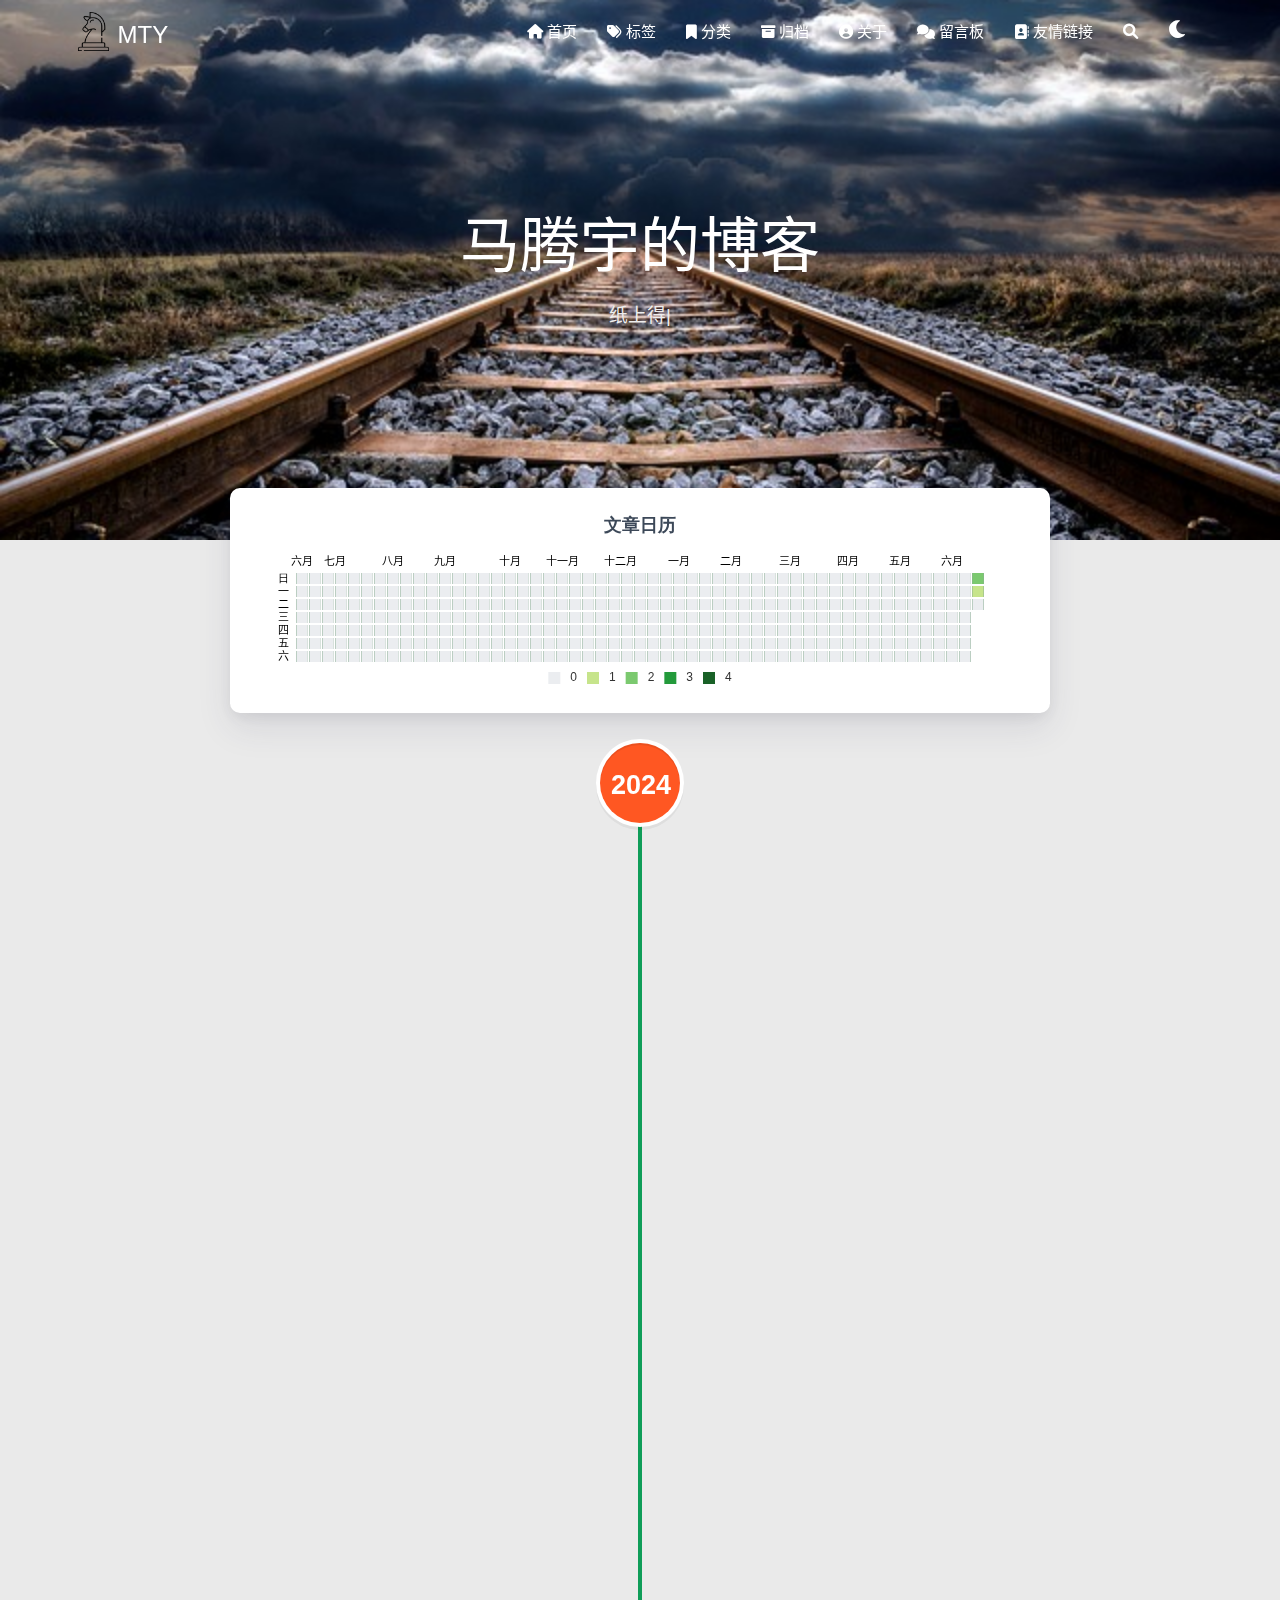
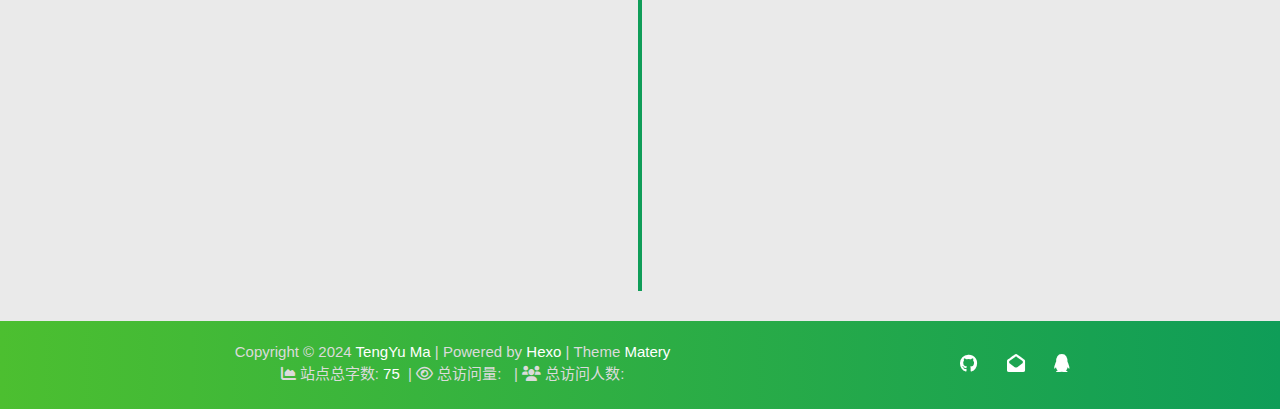
<file: archives/index.html>
<!DOCTYPE HTML>
<html lang="zh-CN">


<head>
    <meta charset="utf-8">
    <meta name="keywords" content="归档, MTY">
    <meta name="description" content="MTY">
    <meta http-equiv="X-UA-Compatible" content="IE=edge">
    <meta name="viewport" content="width=device-width, initial-scale=1.0, user-scalable=no">
    <meta name="renderer" content="webkit|ie-stand|ie-comp">
    <meta name="mobile-web-app-capable" content="yes">
    <meta name="format-detection" content="telephone=no">
    <meta name="apple-mobile-web-app-capable" content="yes">
    <meta name="apple-mobile-web-app-status-bar-style" content="black-translucent">
    <meta name="referrer" content="no-referrer-when-downgrade">
    <!-- Global site tag (gtag.js) - Google Analytics -->


    <title>归档 | MTY</title>
    <link rel="icon" type="image/png" href="/favicon.png">
    


    <!-- bg-cover style     -->



<link rel="stylesheet" type="text/css" href="/libs/awesome/css/all.min.css">
<link rel="stylesheet" type="text/css" href="/libs/materialize/materialize.min.css">
<link rel="stylesheet" type="text/css" href="/libs/aos/aos.css">
<link rel="stylesheet" type="text/css" href="/libs/animate/animate.min.css">
<link rel="stylesheet" type="text/css" href="/libs/lightGallery/css/lightgallery.min.css">
<link rel="stylesheet" type="text/css" href="/css/matery.css">
<link rel="stylesheet" type="text/css" href="/css/my.css">
<link rel="stylesheet" type="text/css" href="/css/dark.css" media="none" onload="if(media!='all')media='all'">




    <link rel="stylesheet" href="/libs/tocbot/tocbot.css">
    <link rel="stylesheet" href="/css/post.css">




    
        <link rel="stylesheet" type="text/css" href="/css/reward.css">
    



    <script src="/libs/jquery/jquery-3.6.0.min.js"></script>

<meta name="generator" content="Hexo 7.2.0"></head>


<body>
    <header class="navbar-fixed">
    <nav id="headNav" class="bg-color nav-transparent">
        <div id="navContainer" class="nav-wrapper container">
            <div class="brand-logo">
                <a href="/" class="waves-effect waves-light">
                    
                    <img src="/medias/logo.png" class="logo-img" alt="LOGO">
                    
                    <span class="logo-span">MTY</span>
                </a>
            </div>
            

<a href="#" data-target="mobile-nav" class="sidenav-trigger button-collapse"><i class="fas fa-bars"></i></a>
<ul class="right nav-menu">
  
  <li class="hide-on-med-and-down nav-item">
    
    <a href="/" class="waves-effect waves-light">
      
      <i class="fas fa-home" style="zoom: 0.6;"></i>
      
      <span>首页</span>
    </a>
    
  </li>
  
  <li class="hide-on-med-and-down nav-item">
    
    <a href="/tags" class="waves-effect waves-light">
      
      <i class="fas fa-tags" style="zoom: 0.6;"></i>
      
      <span>标签</span>
    </a>
    
  </li>
  
  <li class="hide-on-med-and-down nav-item">
    
    <a href="/categories" class="waves-effect waves-light">
      
      <i class="fas fa-bookmark" style="zoom: 0.6;"></i>
      
      <span>分类</span>
    </a>
    
  </li>
  
  <li class="hide-on-med-and-down nav-item">
    
    <a href="/archives" class="waves-effect waves-light">
      
      <i class="fas fa-archive" style="zoom: 0.6;"></i>
      
      <span>归档</span>
    </a>
    
  </li>
  
  <li class="hide-on-med-and-down nav-item">
    
    <a href="/about" class="waves-effect waves-light">
      
      <i class="fas fa-user-circle" style="zoom: 0.6;"></i>
      
      <span>关于</span>
    </a>
    
  </li>
  
  <li class="hide-on-med-and-down nav-item">
    
    <a href="/contact" class="waves-effect waves-light">
      
      <i class="fas fa-comments" style="zoom: 0.6;"></i>
      
      <span>留言板</span>
    </a>
    
  </li>
  
  <li class="hide-on-med-and-down nav-item">
    
    <a href="/friends" class="waves-effect waves-light">
      
      <i class="fas fa-address-book" style="zoom: 0.6;"></i>
      
      <span>友情链接</span>
    </a>
    
  </li>
  
  <li>
    <a href="#searchModal" class="modal-trigger waves-effect waves-light">
      <i id="searchIcon" class="fas fa-search" title="搜索" style="zoom: 0.85;"></i>
    </a>
  </li>
  <li>
    <a href="javascript:;" class="waves-effect waves-light" onclick="switchNightMode()" title="深色/浅色模式" >
      <i id="sum-moon-icon" class="fas fa-sun" style="zoom: 0.85;"></i>
    </a>
  </li>
</ul>


<div id="mobile-nav" class="side-nav sidenav">

    <div class="mobile-head bg-color">
        
        <img src="/medias/logo.png" class="logo-img circle responsive-img">
        
        <div class="logo-name">MTY</div>
        <div class="logo-desc">
            
            Never really desperate, only the lost of the soul.
            
        </div>
    </div>

    <ul class="menu-list mobile-menu-list">
        
        <li class="m-nav-item">
	  
		<a href="/" class="waves-effect waves-light">
			
			    <i class="fa-fw fas fa-home"></i>
			
			首页
		</a>
          
        </li>
        
        <li class="m-nav-item">
	  
		<a href="/tags" class="waves-effect waves-light">
			
			    <i class="fa-fw fas fa-tags"></i>
			
			标签
		</a>
          
        </li>
        
        <li class="m-nav-item">
	  
		<a href="/categories" class="waves-effect waves-light">
			
			    <i class="fa-fw fas fa-bookmark"></i>
			
			分类
		</a>
          
        </li>
        
        <li class="m-nav-item">
	  
		<a href="/archives" class="waves-effect waves-light">
			
			    <i class="fa-fw fas fa-archive"></i>
			
			归档
		</a>
          
        </li>
        
        <li class="m-nav-item">
	  
		<a href="/about" class="waves-effect waves-light">
			
			    <i class="fa-fw fas fa-user-circle"></i>
			
			关于
		</a>
          
        </li>
        
        <li class="m-nav-item">
	  
		<a href="/contact" class="waves-effect waves-light">
			
			    <i class="fa-fw fas fa-comments"></i>
			
			留言板
		</a>
          
        </li>
        
        <li class="m-nav-item">
	  
		<a href="/friends" class="waves-effect waves-light">
			
			    <i class="fa-fw fas fa-address-book"></i>
			
			友情链接
		</a>
          
        </li>
        
        
        <li><div class="divider"></div></li>
        <li>
            <a href="https://github.com/matengyu888" class="waves-effect waves-light" target="_blank">
                <i class="fab fa-github-square fa-fw"></i>Fork Me
            </a>
        </li>
        
    </ul>
</div>


        </div>

        
            <style>
    .nav-transparent .github-corner {
        display: none !important;
    }

    .github-corner {
        position: absolute;
        z-index: 10;
        top: 0;
        right: 0;
        border: 0;
        transform: scale(1.1);
    }

    .github-corner svg {
        color: #0f9d58;
        fill: #fff;
        height: 64px;
        width: 64px;
    }

    .github-corner:hover .octo-arm {
        animation: a 0.56s ease-in-out;
    }

    .github-corner .octo-arm {
        animation: none;
    }

    @keyframes a {
        0%,
        to {
            transform: rotate(0);
        }
        20%,
        60% {
            transform: rotate(-25deg);
        }
        40%,
        80% {
            transform: rotate(10deg);
        }
    }
</style>

<a href="https://github.com/matengyu888" class="github-corner tooltipped hide-on-med-and-down" target="_blank"
   data-tooltip="Fork Me" data-position="left" data-delay="50">
    <svg viewBox="0 0 250 250" aria-hidden="true">
        <path d="M0,0 L115,115 L130,115 L142,142 L250,250 L250,0 Z"></path>
        <path d="M128.3,109.0 C113.8,99.7 119.0,89.6 119.0,89.6 C122.0,82.7 120.5,78.6 120.5,78.6 C119.2,72.0 123.4,76.3 123.4,76.3 C127.3,80.9 125.5,87.3 125.5,87.3 C122.9,97.6 130.6,101.9 134.4,103.2"
              fill="currentColor" style="transform-origin: 130px 106px;" class="octo-arm"></path>
        <path d="M115.0,115.0 C114.9,115.1 118.7,116.5 119.8,115.4 L133.7,101.6 C136.9,99.2 139.9,98.4 142.2,98.6 C133.8,88.0 127.5,74.4 143.8,58.0 C148.5,53.4 154.0,51.2 159.7,51.0 C160.3,49.4 163.2,43.6 171.4,40.1 C171.4,40.1 176.1,42.5 178.8,56.2 C183.1,58.6 187.2,61.8 190.9,65.4 C194.5,69.0 197.7,73.2 200.1,77.6 C213.8,80.2 216.3,84.9 216.3,84.9 C212.7,93.1 206.9,96.0 205.4,96.6 C205.1,102.4 203.0,107.8 198.3,112.5 C181.9,128.9 168.3,122.5 157.7,114.1 C157.9,116.9 156.7,120.9 152.7,124.9 L141.0,136.5 C139.8,137.7 141.6,141.9 141.8,141.8 Z"
              fill="currentColor" class="octo-body"></path>
    </svg>
</a>
        
    </nav>

</header>

    <div class="bg-cover pd-header about-cover">
    <div class="container">
    <div class="row">
    <div class="col s10 offset-s1 m8 offset-m2 l8 offset-l2">
        <div class="brand">
            <div class="title center-align">
                
                马腾宇的博客
                
            </div>

            <div class="description center-align">
                
                <span id="subtitle"></span>
                <script src="/libs/typed/typed.js"></script>
                <script>
                    var typed = new Typed("#subtitle", {
                        strings: [ 
                            
                                "纸上得来终觉浅，绝知此事要躬行",
                            
                        ],
                        startDelay: 300,
                        typeSpeed: 100,
                        loop: true,
                        backSpeed: 50,
                        showCursor: true
                    });
                </script>
                
            </div>
        </div>
    </div>
</div>


<script>
    // 每天切换 banner 图.  Switch banner image every day.
    var bannerUrl = "/medias/banner/" + new Date().getDay() + '.jpg';
    $('.bg-cover').css('background-image', 'url(' + bannerUrl + ')');
</script>
<script>
    
      var bannerUrl = "/medias/featureimages/" + Math.floor(Math.random() * 24) + '.jpg';
    
    $('.bg-cover.about-cover').css('background-image', 'url(' + bannerUrl + ')');

</script>


    </div>
</div>

<main class="content">

    
    <div class="container archive-calendar">
    <div class="card">
        <div id="post-calendar" class="card-content"></div>
    </div>
</div>

<script type="text/javascript" src="/libs/echarts/echarts.min.js"></script>
<script type="text/javascript">
    let myChart = echarts.init(document.getElementById('post-calendar'));

    

    let option = {
        title: {
            top: 0,
            text: '文章日历',
            left: 'center',
            textStyle: {
                color: '#3C4858'
            }
        },
        tooltip: {
            padding: 10,
            backgroundColor: '#555',
            borderColor: '#777',
            borderWidth: 1,
            formatter: function (obj) {
                var value = obj.value;
                return '<div style="font-size: 14px;">' + value[0] + '：' + value[1] + '</div>';
            }
        },
        visualMap: {
            show: true,
            showLabel: true,
            categories: [0, 1, 2, 3, 4],
            calculable: true,
            inRange: {
                symbol: 'rect',
                color: ['#ebedf0', '#c6e48b', '#7bc96f', '#239a3b', '#196127']
            },
            itemWidth: 12,
            itemHeight: 12,
            orient: 'horizontal',
            left: 'center',
            bottom: 0
        },
        calendar: [{
            left: 'center',
            range: ["2023-06-25", "2024-06-25"],
            cellSize: [13, 13],
            splitLine: {
                show: false
            },
            itemStyle: {
                color: '#196127',
                borderColor: '#fff',
                borderWidth: 2
            },
            yearLabel: {
                show: false
            },
            monthLabel: {
                nameMap: 'cn',
                fontSize: 11
            },
            dayLabel: {
                formatter: '{start}  1st',
                nameMap: 'cn',
                fontSize: 11
            }
        }],
        series: [{
            type: 'heatmap',
            coordinateSystem: 'calendar',
            calendarIndex: 0,
            data: [["2023-06-25", 0], ["2023-06-26", 0], ["2023-06-27", 0], ["2023-06-28", 0], ["2023-06-29", 0], ["2023-06-30", 0], ["2023-07-01", 0], ["2023-07-02", 0], ["2023-07-03", 0], ["2023-07-04", 0], ["2023-07-05", 0], ["2023-07-06", 0], ["2023-07-07", 0], ["2023-07-08", 0], ["2023-07-09", 0], ["2023-07-10", 0], ["2023-07-11", 0], ["2023-07-12", 0], ["2023-07-13", 0], ["2023-07-14", 0], ["2023-07-15", 0], ["2023-07-16", 0], ["2023-07-17", 0], ["2023-07-18", 0], ["2023-07-19", 0], ["2023-07-20", 0], ["2023-07-21", 0], ["2023-07-22", 0], ["2023-07-23", 0], ["2023-07-24", 0], ["2023-07-25", 0], ["2023-07-26", 0], ["2023-07-27", 0], ["2023-07-28", 0], ["2023-07-29", 0], ["2023-07-30", 0], ["2023-07-31", 0], ["2023-08-01", 0], ["2023-08-02", 0], ["2023-08-03", 0], ["2023-08-04", 0], ["2023-08-05", 0], ["2023-08-06", 0], ["2023-08-07", 0], ["2023-08-08", 0], ["2023-08-09", 0], ["2023-08-10", 0], ["2023-08-11", 0], ["2023-08-12", 0], ["2023-08-13", 0], ["2023-08-14", 0], ["2023-08-15", 0], ["2023-08-16", 0], ["2023-08-17", 0], ["2023-08-18", 0], ["2023-08-19", 0], ["2023-08-20", 0], ["2023-08-21", 0], ["2023-08-22", 0], ["2023-08-23", 0], ["2023-08-24", 0], ["2023-08-25", 0], ["2023-08-26", 0], ["2023-08-27", 0], ["2023-08-28", 0], ["2023-08-29", 0], ["2023-08-30", 0], ["2023-08-31", 0], ["2023-09-01", 0], ["2023-09-02", 0], ["2023-09-03", 0], ["2023-09-04", 0], ["2023-09-05", 0], ["2023-09-06", 0], ["2023-09-07", 0], ["2023-09-08", 0], ["2023-09-09", 0], ["2023-09-10", 0], ["2023-09-11", 0], ["2023-09-12", 0], ["2023-09-13", 0], ["2023-09-14", 0], ["2023-09-15", 0], ["2023-09-16", 0], ["2023-09-17", 0], ["2023-09-18", 0], ["2023-09-19", 0], ["2023-09-20", 0], ["2023-09-21", 0], ["2023-09-22", 0], ["2023-09-23", 0], ["2023-09-24", 0], ["2023-09-25", 0], ["2023-09-26", 0], ["2023-09-27", 0], ["2023-09-28", 0], ["2023-09-29", 0], ["2023-09-30", 0], ["2023-10-01", 0], ["2023-10-02", 0], ["2023-10-03", 0], ["2023-10-04", 0], ["2023-10-05", 0], ["2023-10-06", 0], ["2023-10-07", 0], ["2023-10-08", 0], ["2023-10-09", 0], ["2023-10-10", 0], ["2023-10-11", 0], ["2023-10-12", 0], ["2023-10-13", 0], ["2023-10-14", 0], ["2023-10-15", 0], ["2023-10-16", 0], ["2023-10-17", 0], ["2023-10-18", 0], ["2023-10-19", 0], ["2023-10-20", 0], ["2023-10-21", 0], ["2023-10-22", 0], ["2023-10-23", 0], ["2023-10-24", 0], ["2023-10-25", 0], ["2023-10-26", 0], ["2023-10-27", 0], ["2023-10-28", 0], ["2023-10-29", 0], ["2023-10-30", 0], ["2023-10-31", 0], ["2023-11-01", 0], ["2023-11-02", 0], ["2023-11-03", 0], ["2023-11-04", 0], ["2023-11-05", 0], ["2023-11-06", 0], ["2023-11-07", 0], ["2023-11-08", 0], ["2023-11-09", 0], ["2023-11-10", 0], ["2023-11-11", 0], ["2023-11-12", 0], ["2023-11-13", 0], ["2023-11-14", 0], ["2023-11-15", 0], ["2023-11-16", 0], ["2023-11-17", 0], ["2023-11-18", 0], ["2023-11-19", 0], ["2023-11-20", 0], ["2023-11-21", 0], ["2023-11-22", 0], ["2023-11-23", 0], ["2023-11-24", 0], ["2023-11-25", 0], ["2023-11-26", 0], ["2023-11-27", 0], ["2023-11-28", 0], ["2023-11-29", 0], ["2023-11-30", 0], ["2023-12-01", 0], ["2023-12-02", 0], ["2023-12-03", 0], ["2023-12-04", 0], ["2023-12-05", 0], ["2023-12-06", 0], ["2023-12-07", 0], ["2023-12-08", 0], ["2023-12-09", 0], ["2023-12-10", 0], ["2023-12-11", 0], ["2023-12-12", 0], ["2023-12-13", 0], ["2023-12-14", 0], ["2023-12-15", 0], ["2023-12-16", 0], ["2023-12-17", 0], ["2023-12-18", 0], ["2023-12-19", 0], ["2023-12-20", 0], ["2023-12-21", 0], ["2023-12-22", 0], ["2023-12-23", 0], ["2023-12-24", 0], ["2023-12-25", 0], ["2023-12-26", 0], ["2023-12-27", 0], ["2023-12-28", 0], ["2023-12-29", 0], ["2023-12-30", 0], ["2023-12-31", 0], ["2024-01-01", 0], ["2024-01-02", 0], ["2024-01-03", 0], ["2024-01-04", 0], ["2024-01-05", 0], ["2024-01-06", 0], ["2024-01-07", 0], ["2024-01-08", 0], ["2024-01-09", 0], ["2024-01-10", 0], ["2024-01-11", 0], ["2024-01-12", 0], ["2024-01-13", 0], ["2024-01-14", 0], ["2024-01-15", 0], ["2024-01-16", 0], ["2024-01-17", 0], ["2024-01-18", 0], ["2024-01-19", 0], ["2024-01-20", 0], ["2024-01-21", 0], ["2024-01-22", 0], ["2024-01-23", 0], ["2024-01-24", 0], ["2024-01-25", 0], ["2024-01-26", 0], ["2024-01-27", 0], ["2024-01-28", 0], ["2024-01-29", 0], ["2024-01-30", 0], ["2024-01-31", 0], ["2024-02-01", 0], ["2024-02-02", 0], ["2024-02-03", 0], ["2024-02-04", 0], ["2024-02-05", 0], ["2024-02-06", 0], ["2024-02-07", 0], ["2024-02-08", 0], ["2024-02-09", 0], ["2024-02-10", 0], ["2024-02-11", 0], ["2024-02-12", 0], ["2024-02-13", 0], ["2024-02-14", 0], ["2024-02-15", 0], ["2024-02-16", 0], ["2024-02-17", 0], ["2024-02-18", 0], ["2024-02-19", 0], ["2024-02-20", 0], ["2024-02-21", 0], ["2024-02-22", 0], ["2024-02-23", 0], ["2024-02-24", 0], ["2024-02-25", 0], ["2024-02-26", 0], ["2024-02-27", 0], ["2024-02-28", 0], ["2024-02-29", 0], ["2024-03-01", 0], ["2024-03-02", 0], ["2024-03-03", 0], ["2024-03-04", 0], ["2024-03-05", 0], ["2024-03-06", 0], ["2024-03-07", 0], ["2024-03-08", 0], ["2024-03-09", 0], ["2024-03-10", 0], ["2024-03-11", 0], ["2024-03-12", 0], ["2024-03-13", 0], ["2024-03-14", 0], ["2024-03-15", 0], ["2024-03-16", 0], ["2024-03-17", 0], ["2024-03-18", 0], ["2024-03-19", 0], ["2024-03-20", 0], ["2024-03-21", 0], ["2024-03-22", 0], ["2024-03-23", 0], ["2024-03-24", 0], ["2024-03-25", 0], ["2024-03-26", 0], ["2024-03-27", 0], ["2024-03-28", 0], ["2024-03-29", 0], ["2024-03-30", 0], ["2024-03-31", 0], ["2024-04-01", 0], ["2024-04-02", 0], ["2024-04-03", 0], ["2024-04-04", 0], ["2024-04-05", 0], ["2024-04-06", 0], ["2024-04-07", 0], ["2024-04-08", 0], ["2024-04-09", 0], ["2024-04-10", 0], ["2024-04-11", 0], ["2024-04-12", 0], ["2024-04-13", 0], ["2024-04-14", 0], ["2024-04-15", 0], ["2024-04-16", 0], ["2024-04-17", 0], ["2024-04-18", 0], ["2024-04-19", 0], ["2024-04-20", 0], ["2024-04-21", 0], ["2024-04-22", 0], ["2024-04-23", 0], ["2024-04-24", 0], ["2024-04-25", 0], ["2024-04-26", 0], ["2024-04-27", 0], ["2024-04-28", 0], ["2024-04-29", 0], ["2024-04-30", 0], ["2024-05-01", 0], ["2024-05-02", 0], ["2024-05-03", 0], ["2024-05-04", 0], ["2024-05-05", 0], ["2024-05-06", 0], ["2024-05-07", 0], ["2024-05-08", 0], ["2024-05-09", 0], ["2024-05-10", 0], ["2024-05-11", 0], ["2024-05-12", 0], ["2024-05-13", 0], ["2024-05-14", 0], ["2024-05-15", 0], ["2024-05-16", 0], ["2024-05-17", 0], ["2024-05-18", 0], ["2024-05-19", 0], ["2024-05-20", 0], ["2024-05-21", 0], ["2024-05-22", 0], ["2024-05-23", 0], ["2024-05-24", 0], ["2024-05-25", 0], ["2024-05-26", 0], ["2024-05-27", 0], ["2024-05-28", 0], ["2024-05-29", 0], ["2024-05-30", 0], ["2024-05-31", 0], ["2024-06-01", 0], ["2024-06-02", 0], ["2024-06-03", 0], ["2024-06-04", 0], ["2024-06-05", 0], ["2024-06-06", 0], ["2024-06-07", 0], ["2024-06-08", 0], ["2024-06-09", 0], ["2024-06-10", 0], ["2024-06-11", 0], ["2024-06-12", 0], ["2024-06-13", 0], ["2024-06-14", 0], ["2024-06-15", 0], ["2024-06-16", 0], ["2024-06-17", 0], ["2024-06-18", 0], ["2024-06-19", 0], ["2024-06-20", 0], ["2024-06-21", 0], ["2024-06-22", 0], ["2024-06-23", 2], ["2024-06-24", 1], ["2024-06-25", 0]]
        }]

    };

    myChart.setOption(option);
</script>

    

    

    <div id="cd-timeline" class="container">
        
        <div class="cd-timeline-block">

            
            
            
            <div class="cd-timeline-img year" data-aos="zoom-in-up">
                <a href="/archives/2024">2024</a>
            </div>
            

            
            
            
            <div class="cd-timeline-img month" data-aos="zoom-in-up">
                <a href="/archives/2024/06">06</a>
            </div>
            

            
            <div class="cd-timeline-img day" data-aos="zoom-in-up">
                <span>24</span>
            </div>
            <article class="cd-timeline-content" data-aos="fade-up">
                <div class="article col s12 m6">
                    <div class="card">
                        <a href="/2024/06/24/my-new-post/">
                            <div class="card-image">
                                
                                
                                <img src="/medias/featureimages/20.jpg" class="responsive-img" alt="My New Post">
                                
                                <span class="card-title">My New Post</span>
                            </div>
                        </a>
                        <div class="card-content article-content">
                            <div class="summary block-with-text">
                                
                                    
                                
                            </div>
                            <div class="publish-info">
                                <span class="publish-date">
                                    <i class="far fa-clock fa-fw icon-date"></i>2024-06-24
                                </span>
                                <span class="publish-author">
                                    
                                    <i class="fas fa-user fa-fw"></i>
                                    TengYu Ma
                                    
                                </span>
                            </div>
                        </div>

                        
                    </div>
                </div>
            </article>
        </div>
        
        <div class="cd-timeline-block">

            
            

            
            

            
            <div class="cd-timeline-img day" data-aos="zoom-in-up">
                <span>23</span>
            </div>
            <article class="cd-timeline-content" data-aos="fade-up">
                <div class="article col s12 m6">
                    <div class="card">
                        <a href="/2024/06/23/first/">
                            <div class="card-image">
                                
                                
                                <img src="/medias/featureimages/0.jpg" class="responsive-img" alt="first">
                                
                                <span class="card-title">first</span>
                            </div>
                        </a>
                        <div class="card-content article-content">
                            <div class="summary block-with-text">
                                
                                    
                                
                            </div>
                            <div class="publish-info">
                                <span class="publish-date">
                                    <i class="far fa-clock fa-fw icon-date"></i>2024-06-23
                                </span>
                                <span class="publish-author">
                                    
                                    <i class="fas fa-user fa-fw"></i>
                                    TengYu Ma
                                    
                                </span>
                            </div>
                        </div>

                        
                    </div>
                </div>
            </article>
        </div>
        
        <div class="cd-timeline-block">

            
            

            
            

            
            <div class="cd-timeline-img day" data-aos="zoom-in-up">
                <span>23</span>
            </div>
            <article class="cd-timeline-content" data-aos="fade-up">
                <div class="article col s12 m6">
                    <div class="card">
                        <a href="/2024/06/23/hello-world/">
                            <div class="card-image">
                                
                                
                                <img src="/medias/featureimages/12.jpg" class="responsive-img" alt="Hello World">
                                
                                <span class="card-title">Hello World</span>
                            </div>
                        </a>
                        <div class="card-content article-content">
                            <div class="summary block-with-text">
                                
                                    Welcome to Hexo! This is your very first post. Check documentation for more info. If you get any problems when using Hex
                                
                            </div>
                            <div class="publish-info">
                                <span class="publish-date">
                                    <i class="far fa-clock fa-fw icon-date"></i>2024-06-23
                                </span>
                                <span class="publish-author">
                                    
                                    <i class="fas fa-user fa-fw"></i>
                                    TengYu Ma
                                    
                                </span>
                            </div>
                        </div>

                        
                    </div>
                </div>
            </article>
        </div>
        
    </div>

</main>




    <footer class="page-footer bg-color">
    

    <div class="container row center-align"
         style="margin-bottom: 0px !important;">
        <div class="col s12 m8 l8 copy-right">
            Copyright&nbsp;&copy;
            
                <span id="year">2024</span>
            
            <a href="/about" target="_blank">TengYu Ma</a>
            |&nbsp;Powered by&nbsp;<a href="https://hexo.io/" target="_blank">Hexo</a>
            |&nbsp;Theme&nbsp;<a href="https://github.com/blinkfox/hexo-theme-matery" target="_blank">Matery</a>
            
            <br>
            
                &nbsp;<i class="fas fa-chart-area"></i>&nbsp;站点总字数:&nbsp;<span
                        class="white-color">75</span>
            
            
            
                
            
            
                <span id="busuanzi_container_site_pv">
                &nbsp;|&nbsp;<i class="far fa-eye"></i>&nbsp;总访问量:&nbsp;
                    <span id="busuanzi_value_site_pv" class="white-color"></span>
            </span>
            
            
                <span id="busuanzi_container_site_uv">
                &nbsp;|&nbsp;<i class="fas fa-users"></i>&nbsp;总访问人数:&nbsp;
                    <span id="busuanzi_value_site_uv" class="white-color"></span>
            </span>
            
            <br>

            <!-- 运行天数提醒. -->
            
            <br>
            
        </div>
        <div class="col s12 m4 l4 social-link social-statis">
    <a href="https://github.com/matengyu888" class="tooltipped" target="_blank" data-tooltip="访问我的GitHub" data-position="top" data-delay="50">
        <i class="fab fa-github"></i>
    </a>



    <a href="mailto:2064143983@qq.com" class="tooltipped" target="_blank" data-tooltip="邮件联系我" data-position="top" data-delay="50">
        <i class="fas fa-envelope-open"></i>
    </a>







    <a href="tencent://AddContact/?fromId=50&fromSubId=1&subcmd=all&uin=2064143983" class="tooltipped" target="_blank" data-tooltip="QQ联系我: 2064143983" data-position="top" data-delay="50">
        <i class="fab fa-qq"></i>
    </a>







</div>
    </div>
</footer>

<div class="progress-bar"></div>


    <!-- 搜索遮罩框 -->
<div id="searchModal" class="modal">
    <div class="modal-content">
        <div class="search-header">
            <span class="title"><i class="fas fa-search"></i>&nbsp;&nbsp;搜索</span>
            <input type="search" id="searchInput" name="s" placeholder="请输入搜索的关键字"
                   class="search-input">
        </div>
        <div id="searchResult"></div>
    </div>
</div>

<script type="text/javascript">
$(function () {
    var searchFunc = function (path, search_id, content_id) {
        'use strict';
        $.ajax({
            url: path,
            dataType: "xml",
            success: function (xmlResponse) {
                // get the contents from search data
                var datas = $("entry", xmlResponse).map(function () {
                    return {
                        title: $("title", this).text(),
                        content: $("content", this).text(),
                        url: $("url", this).text()
                    };
                }).get();
                var $input = document.getElementById(search_id);
                var $resultContent = document.getElementById(content_id);
                $input.addEventListener('input', function () {
                    var str = '<ul class=\"search-result-list\">';
                    var keywords = this.value.trim().toLowerCase().split(/[\s\-]+/);
                    $resultContent.innerHTML = "";
                    if (this.value.trim().length <= 0) {
                        return;
                    }
                    // perform local searching
                    datas.forEach(function (data) {
                        var isMatch = true;
                        var data_title = data.title.trim().toLowerCase();
                        var data_content = data.content.trim().replace(/<[^>]+>/g, "").toLowerCase();
                        var data_url = data.url;
                        data_url = data_url.indexOf('/') === 0 ? data.url : '/' + data_url;
                        var index_title = -1;
                        var index_content = -1;
                        var first_occur = -1;
                        // only match artiles with not empty titles and contents
                        if (data_title !== '' && data_content !== '') {
                            keywords.forEach(function (keyword, i) {
                                index_title = data_title.indexOf(keyword);
                                index_content = data_content.indexOf(keyword);
                                if (index_title < 0 && index_content < 0) {
                                    isMatch = false;
                                } else {
                                    if (index_content < 0) {
                                        index_content = 0;
                                    }
                                    if (i === 0) {
                                        first_occur = index_content;
                                    }
                                }
                            });
                        }
                        // show search results
                        if (isMatch) {
                            str += "<li><a href='" + data_url + "' class='search-result-title'>" + data_title + "</a>";
                            var content = data.content.trim().replace(/<[^>]+>/g, "");
                            if (first_occur >= 0) {
                                // cut out 100 characters
                                var start = first_occur - 20;
                                var end = first_occur + 80;
                                if (start < 0) {
                                    start = 0;
                                }
                                if (start === 0) {
                                    end = 100;
                                }
                                if (end > content.length) {
                                    end = content.length;
                                }
                                var match_content = content.substr(start, end);
                                // highlight all keywords
                                keywords.forEach(function (keyword) {
                                    var regS = new RegExp(keyword, "gi");
                                    match_content = match_content.replace(regS, "<em class=\"search-keyword\">" + keyword + "</em>");
                                });

                                str += "<p class=\"search-result\">" + match_content + "...</p>"
                            }
                            str += "</li>";
                        }
                    });
                    str += "</ul>";
                    $resultContent.innerHTML = str;
                });
            }
        });
    };

    searchFunc('/search.xml', 'searchInput', 'searchResult');
});
</script>

    <!-- 白天和黑夜主题 -->
<div class="stars-con">
    <div id="stars"></div>
    <div id="stars2"></div>
    <div id="stars3"></div>  
</div>

<script>
    function switchNightMode() {
        $('<div class="Cuteen_DarkSky"><div class="Cuteen_DarkPlanet"></div></div>').appendTo($('body')),
        setTimeout(function () {
            $('body').hasClass('DarkMode') 
            ? ($('body').removeClass('DarkMode'), localStorage.setItem('isDark', '0'), $('#sum-moon-icon').removeClass("fa-sun").addClass('fa-moon')) 
            : ($('body').addClass('DarkMode'), localStorage.setItem('isDark', '1'), $('#sum-moon-icon').addClass("fa-sun").removeClass('fa-moon')),
            
            setTimeout(function () {
            $('.Cuteen_DarkSky').fadeOut(1e3, function () {
                $(this).remove()
            })
            }, 2e3)
        })
    }
</script>

    <!-- 回到顶部按钮 -->
<div id="backTop" class="top-scroll">
    <a class="btn-floating btn-large waves-effect waves-light" href="#!">
        <i class="fas fa-arrow-up"></i>
    </a>
</div>


    <script src="/libs/materialize/materialize.min.js"></script>
    <script src="/libs/masonry/masonry.pkgd.min.js"></script>
    <script src="/libs/aos/aos.js"></script>
    <script src="/libs/scrollprogress/scrollProgress.min.js"></script>
    <script src="/libs/lightGallery/js/lightgallery-all.min.js"></script>
    <script src="/js/matery.js"></script>

    

    
    
    

    <!-- 雪花特效 -->
    

    <!-- 鼠标星星特效 -->
    

     
        <script src="https://ssl.captcha.qq.com/TCaptcha.js"></script>
        <script src="/libs/others/TencentCaptcha.js"></script>
        <button id="TencentCaptcha" data-appid="xxxxxxxxxx" data-cbfn="callback" type="button" hidden></button>
    

    <!-- Baidu Analytics -->

    <!-- Baidu Push -->

<script>
    (function () {
        var bp = document.createElement('script');
        var curProtocol = window.location.protocol.split(':')[0];
        if (curProtocol === 'https') {
            bp.src = 'https://zz.bdstatic.com/linksubmit/push.js';
        } else {
            bp.src = 'http://push.zhanzhang.baidu.com/push.js';
        }
        var s = document.getElementsByTagName("script")[0];
        s.parentNode.insertBefore(bp, s);
    })();
</script>

    
    <script src="/libs/others/clicklove.js" async="async"></script>
    
    
    <script async src="/libs/others/busuanzi.pure.mini.js"></script>
    

    

    

    <!--腾讯兔小巢-->
    
    

    

    

    
    <script src="/libs/instantpage/instantpage.js" type="module"></script>
    

</body>

</html>
</file>
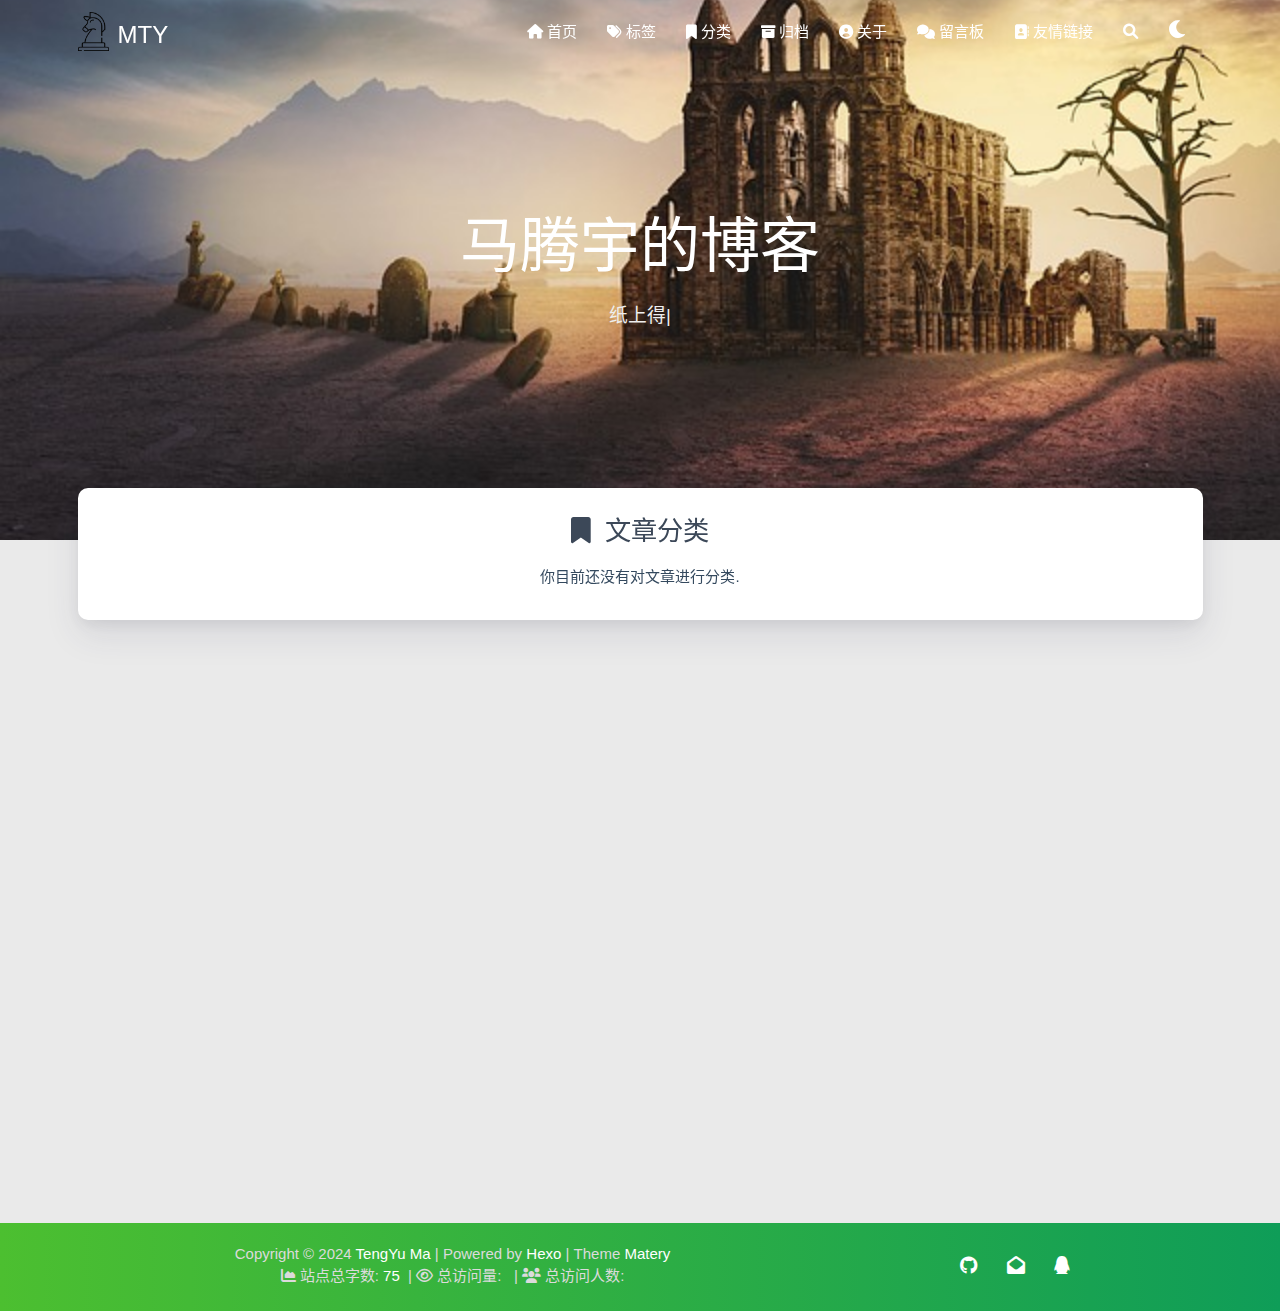
<file: categories/index.html>
<!DOCTYPE HTML>
<html lang="zh-CN">


<head>
    <meta charset="utf-8">
    <meta name="keywords" content="分类, MTY">
    <meta name="description" content="MTY">
    <meta http-equiv="X-UA-Compatible" content="IE=edge">
    <meta name="viewport" content="width=device-width, initial-scale=1.0, user-scalable=no">
    <meta name="renderer" content="webkit|ie-stand|ie-comp">
    <meta name="mobile-web-app-capable" content="yes">
    <meta name="format-detection" content="telephone=no">
    <meta name="apple-mobile-web-app-capable" content="yes">
    <meta name="apple-mobile-web-app-status-bar-style" content="black-translucent">
    <meta name="referrer" content="no-referrer-when-downgrade">
    <!-- Global site tag (gtag.js) - Google Analytics -->


    <title>分类 | MTY</title>
    <link rel="icon" type="image/png" href="/favicon.png">
    


    <!-- bg-cover style     -->



<link rel="stylesheet" type="text/css" href="/libs/awesome/css/all.min.css">
<link rel="stylesheet" type="text/css" href="/libs/materialize/materialize.min.css">
<link rel="stylesheet" type="text/css" href="/libs/aos/aos.css">
<link rel="stylesheet" type="text/css" href="/libs/animate/animate.min.css">
<link rel="stylesheet" type="text/css" href="/libs/lightGallery/css/lightgallery.min.css">
<link rel="stylesheet" type="text/css" href="/css/matery.css">
<link rel="stylesheet" type="text/css" href="/css/my.css">
<link rel="stylesheet" type="text/css" href="/css/dark.css" media="none" onload="if(media!='all')media='all'">




    <link rel="stylesheet" href="/libs/tocbot/tocbot.css">
    <link rel="stylesheet" href="/css/post.css">




    
        <link rel="stylesheet" type="text/css" href="/css/reward.css">
    



    <script src="/libs/jquery/jquery-3.6.0.min.js"></script>

<meta name="generator" content="Hexo 7.2.0"></head>


<body>
    <header class="navbar-fixed">
    <nav id="headNav" class="bg-color nav-transparent">
        <div id="navContainer" class="nav-wrapper container">
            <div class="brand-logo">
                <a href="/" class="waves-effect waves-light">
                    
                    <img src="/medias/logo.png" class="logo-img" alt="LOGO">
                    
                    <span class="logo-span">MTY</span>
                </a>
            </div>
            

<a href="#" data-target="mobile-nav" class="sidenav-trigger button-collapse"><i class="fas fa-bars"></i></a>
<ul class="right nav-menu">
  
  <li class="hide-on-med-and-down nav-item">
    
    <a href="/" class="waves-effect waves-light">
      
      <i class="fas fa-home" style="zoom: 0.6;"></i>
      
      <span>首页</span>
    </a>
    
  </li>
  
  <li class="hide-on-med-and-down nav-item">
    
    <a href="/tags" class="waves-effect waves-light">
      
      <i class="fas fa-tags" style="zoom: 0.6;"></i>
      
      <span>标签</span>
    </a>
    
  </li>
  
  <li class="hide-on-med-and-down nav-item">
    
    <a href="/categories" class="waves-effect waves-light">
      
      <i class="fas fa-bookmark" style="zoom: 0.6;"></i>
      
      <span>分类</span>
    </a>
    
  </li>
  
  <li class="hide-on-med-and-down nav-item">
    
    <a href="/archives" class="waves-effect waves-light">
      
      <i class="fas fa-archive" style="zoom: 0.6;"></i>
      
      <span>归档</span>
    </a>
    
  </li>
  
  <li class="hide-on-med-and-down nav-item">
    
    <a href="/about" class="waves-effect waves-light">
      
      <i class="fas fa-user-circle" style="zoom: 0.6;"></i>
      
      <span>关于</span>
    </a>
    
  </li>
  
  <li class="hide-on-med-and-down nav-item">
    
    <a href="/contact" class="waves-effect waves-light">
      
      <i class="fas fa-comments" style="zoom: 0.6;"></i>
      
      <span>留言板</span>
    </a>
    
  </li>
  
  <li class="hide-on-med-and-down nav-item">
    
    <a href="/friends" class="waves-effect waves-light">
      
      <i class="fas fa-address-book" style="zoom: 0.6;"></i>
      
      <span>友情链接</span>
    </a>
    
  </li>
  
  <li>
    <a href="#searchModal" class="modal-trigger waves-effect waves-light">
      <i id="searchIcon" class="fas fa-search" title="搜索" style="zoom: 0.85;"></i>
    </a>
  </li>
  <li>
    <a href="javascript:;" class="waves-effect waves-light" onclick="switchNightMode()" title="深色/浅色模式" >
      <i id="sum-moon-icon" class="fas fa-sun" style="zoom: 0.85;"></i>
    </a>
  </li>
</ul>


<div id="mobile-nav" class="side-nav sidenav">

    <div class="mobile-head bg-color">
        
        <img src="/medias/logo.png" class="logo-img circle responsive-img">
        
        <div class="logo-name">MTY</div>
        <div class="logo-desc">
            
            Never really desperate, only the lost of the soul.
            
        </div>
    </div>

    <ul class="menu-list mobile-menu-list">
        
        <li class="m-nav-item">
	  
		<a href="/" class="waves-effect waves-light">
			
			    <i class="fa-fw fas fa-home"></i>
			
			首页
		</a>
          
        </li>
        
        <li class="m-nav-item">
	  
		<a href="/tags" class="waves-effect waves-light">
			
			    <i class="fa-fw fas fa-tags"></i>
			
			标签
		</a>
          
        </li>
        
        <li class="m-nav-item">
	  
		<a href="/categories" class="waves-effect waves-light">
			
			    <i class="fa-fw fas fa-bookmark"></i>
			
			分类
		</a>
          
        </li>
        
        <li class="m-nav-item">
	  
		<a href="/archives" class="waves-effect waves-light">
			
			    <i class="fa-fw fas fa-archive"></i>
			
			归档
		</a>
          
        </li>
        
        <li class="m-nav-item">
	  
		<a href="/about" class="waves-effect waves-light">
			
			    <i class="fa-fw fas fa-user-circle"></i>
			
			关于
		</a>
          
        </li>
        
        <li class="m-nav-item">
	  
		<a href="/contact" class="waves-effect waves-light">
			
			    <i class="fa-fw fas fa-comments"></i>
			
			留言板
		</a>
          
        </li>
        
        <li class="m-nav-item">
	  
		<a href="/friends" class="waves-effect waves-light">
			
			    <i class="fa-fw fas fa-address-book"></i>
			
			友情链接
		</a>
          
        </li>
        
        
        <li><div class="divider"></div></li>
        <li>
            <a href="https://github.com/matengyu888" class="waves-effect waves-light" target="_blank">
                <i class="fab fa-github-square fa-fw"></i>Fork Me
            </a>
        </li>
        
    </ul>
</div>


        </div>

        
            <style>
    .nav-transparent .github-corner {
        display: none !important;
    }

    .github-corner {
        position: absolute;
        z-index: 10;
        top: 0;
        right: 0;
        border: 0;
        transform: scale(1.1);
    }

    .github-corner svg {
        color: #0f9d58;
        fill: #fff;
        height: 64px;
        width: 64px;
    }

    .github-corner:hover .octo-arm {
        animation: a 0.56s ease-in-out;
    }

    .github-corner .octo-arm {
        animation: none;
    }

    @keyframes a {
        0%,
        to {
            transform: rotate(0);
        }
        20%,
        60% {
            transform: rotate(-25deg);
        }
        40%,
        80% {
            transform: rotate(10deg);
        }
    }
</style>

<a href="https://github.com/matengyu888" class="github-corner tooltipped hide-on-med-and-down" target="_blank"
   data-tooltip="Fork Me" data-position="left" data-delay="50">
    <svg viewBox="0 0 250 250" aria-hidden="true">
        <path d="M0,0 L115,115 L130,115 L142,142 L250,250 L250,0 Z"></path>
        <path d="M128.3,109.0 C113.8,99.7 119.0,89.6 119.0,89.6 C122.0,82.7 120.5,78.6 120.5,78.6 C119.2,72.0 123.4,76.3 123.4,76.3 C127.3,80.9 125.5,87.3 125.5,87.3 C122.9,97.6 130.6,101.9 134.4,103.2"
              fill="currentColor" style="transform-origin: 130px 106px;" class="octo-arm"></path>
        <path d="M115.0,115.0 C114.9,115.1 118.7,116.5 119.8,115.4 L133.7,101.6 C136.9,99.2 139.9,98.4 142.2,98.6 C133.8,88.0 127.5,74.4 143.8,58.0 C148.5,53.4 154.0,51.2 159.7,51.0 C160.3,49.4 163.2,43.6 171.4,40.1 C171.4,40.1 176.1,42.5 178.8,56.2 C183.1,58.6 187.2,61.8 190.9,65.4 C194.5,69.0 197.7,73.2 200.1,77.6 C213.8,80.2 216.3,84.9 216.3,84.9 C212.7,93.1 206.9,96.0 205.4,96.6 C205.1,102.4 203.0,107.8 198.3,112.5 C181.9,128.9 168.3,122.5 157.7,114.1 C157.9,116.9 156.7,120.9 152.7,124.9 L141.0,136.5 C139.8,137.7 141.6,141.9 141.8,141.8 Z"
              fill="currentColor" class="octo-body"></path>
    </svg>
</a>
        
    </nav>

</header>

    <div class="bg-cover pd-header about-cover">
    <div class="container">
    <div class="row">
    <div class="col s10 offset-s1 m8 offset-m2 l8 offset-l2">
        <div class="brand">
            <div class="title center-align">
                
                马腾宇的博客
                
            </div>

            <div class="description center-align">
                
                <span id="subtitle"></span>
                <script src="/libs/typed/typed.js"></script>
                <script>
                    var typed = new Typed("#subtitle", {
                        strings: [ 
                            
                                "纸上得来终觉浅，绝知此事要躬行",
                            
                        ],
                        startDelay: 300,
                        typeSpeed: 100,
                        loop: true,
                        backSpeed: 50,
                        showCursor: true
                    });
                </script>
                
            </div>
        </div>
    </div>
</div>


<script>
    // 每天切换 banner 图.  Switch banner image every day.
    var bannerUrl = "/medias/banner/" + new Date().getDay() + '.jpg';
    $('.bg-cover').css('background-image', 'url(' + bannerUrl + ')');
</script>
<script>
    
      var bannerUrl = "/medias/featureimages/" + Math.floor(Math.random() * 24) + '.jpg';
    
    $('.bg-cover.about-cover').css('background-image', 'url(' + bannerUrl + ')');

</script>


    </div>
</div>

<main class="content">

    

<div id="category-cloud" class="container chip-container">
    <div class="card">
        <div class="card-content">
            <div class="tag-title center-align">
                <i class="fas fa-bookmark"></i>&nbsp;&nbsp;文章分类
            </div>
            <div class="tag-chips">
                
                你目前还没有对文章进行分类.
                
            </div>
        </div>
    </div>
</div>


    

</main>


    <footer class="page-footer bg-color">
    

    <div class="container row center-align"
         style="margin-bottom: 0px !important;">
        <div class="col s12 m8 l8 copy-right">
            Copyright&nbsp;&copy;
            
                <span id="year">2024</span>
            
            <a href="/about" target="_blank">TengYu Ma</a>
            |&nbsp;Powered by&nbsp;<a href="https://hexo.io/" target="_blank">Hexo</a>
            |&nbsp;Theme&nbsp;<a href="https://github.com/blinkfox/hexo-theme-matery" target="_blank">Matery</a>
            
            <br>
            
                &nbsp;<i class="fas fa-chart-area"></i>&nbsp;站点总字数:&nbsp;<span
                        class="white-color">75</span>
            
            
            
                
            
            
                <span id="busuanzi_container_site_pv">
                &nbsp;|&nbsp;<i class="far fa-eye"></i>&nbsp;总访问量:&nbsp;
                    <span id="busuanzi_value_site_pv" class="white-color"></span>
            </span>
            
            
                <span id="busuanzi_container_site_uv">
                &nbsp;|&nbsp;<i class="fas fa-users"></i>&nbsp;总访问人数:&nbsp;
                    <span id="busuanzi_value_site_uv" class="white-color"></span>
            </span>
            
            <br>

            <!-- 运行天数提醒. -->
            
            <br>
            
        </div>
        <div class="col s12 m4 l4 social-link social-statis">
    <a href="https://github.com/matengyu888" class="tooltipped" target="_blank" data-tooltip="访问我的GitHub" data-position="top" data-delay="50">
        <i class="fab fa-github"></i>
    </a>



    <a href="mailto:2064143983@qq.com" class="tooltipped" target="_blank" data-tooltip="邮件联系我" data-position="top" data-delay="50">
        <i class="fas fa-envelope-open"></i>
    </a>







    <a href="tencent://AddContact/?fromId=50&fromSubId=1&subcmd=all&uin=2064143983" class="tooltipped" target="_blank" data-tooltip="QQ联系我: 2064143983" data-position="top" data-delay="50">
        <i class="fab fa-qq"></i>
    </a>







</div>
    </div>
</footer>

<div class="progress-bar"></div>


    <!-- 搜索遮罩框 -->
<div id="searchModal" class="modal">
    <div class="modal-content">
        <div class="search-header">
            <span class="title"><i class="fas fa-search"></i>&nbsp;&nbsp;搜索</span>
            <input type="search" id="searchInput" name="s" placeholder="请输入搜索的关键字"
                   class="search-input">
        </div>
        <div id="searchResult"></div>
    </div>
</div>

<script type="text/javascript">
$(function () {
    var searchFunc = function (path, search_id, content_id) {
        'use strict';
        $.ajax({
            url: path,
            dataType: "xml",
            success: function (xmlResponse) {
                // get the contents from search data
                var datas = $("entry", xmlResponse).map(function () {
                    return {
                        title: $("title", this).text(),
                        content: $("content", this).text(),
                        url: $("url", this).text()
                    };
                }).get();
                var $input = document.getElementById(search_id);
                var $resultContent = document.getElementById(content_id);
                $input.addEventListener('input', function () {
                    var str = '<ul class=\"search-result-list\">';
                    var keywords = this.value.trim().toLowerCase().split(/[\s\-]+/);
                    $resultContent.innerHTML = "";
                    if (this.value.trim().length <= 0) {
                        return;
                    }
                    // perform local searching
                    datas.forEach(function (data) {
                        var isMatch = true;
                        var data_title = data.title.trim().toLowerCase();
                        var data_content = data.content.trim().replace(/<[^>]+>/g, "").toLowerCase();
                        var data_url = data.url;
                        data_url = data_url.indexOf('/') === 0 ? data.url : '/' + data_url;
                        var index_title = -1;
                        var index_content = -1;
                        var first_occur = -1;
                        // only match artiles with not empty titles and contents
                        if (data_title !== '' && data_content !== '') {
                            keywords.forEach(function (keyword, i) {
                                index_title = data_title.indexOf(keyword);
                                index_content = data_content.indexOf(keyword);
                                if (index_title < 0 && index_content < 0) {
                                    isMatch = false;
                                } else {
                                    if (index_content < 0) {
                                        index_content = 0;
                                    }
                                    if (i === 0) {
                                        first_occur = index_content;
                                    }
                                }
                            });
                        }
                        // show search results
                        if (isMatch) {
                            str += "<li><a href='" + data_url + "' class='search-result-title'>" + data_title + "</a>";
                            var content = data.content.trim().replace(/<[^>]+>/g, "");
                            if (first_occur >= 0) {
                                // cut out 100 characters
                                var start = first_occur - 20;
                                var end = first_occur + 80;
                                if (start < 0) {
                                    start = 0;
                                }
                                if (start === 0) {
                                    end = 100;
                                }
                                if (end > content.length) {
                                    end = content.length;
                                }
                                var match_content = content.substr(start, end);
                                // highlight all keywords
                                keywords.forEach(function (keyword) {
                                    var regS = new RegExp(keyword, "gi");
                                    match_content = match_content.replace(regS, "<em class=\"search-keyword\">" + keyword + "</em>");
                                });

                                str += "<p class=\"search-result\">" + match_content + "...</p>"
                            }
                            str += "</li>";
                        }
                    });
                    str += "</ul>";
                    $resultContent.innerHTML = str;
                });
            }
        });
    };

    searchFunc('/search.xml', 'searchInput', 'searchResult');
});
</script>

    <!-- 白天和黑夜主题 -->
<div class="stars-con">
    <div id="stars"></div>
    <div id="stars2"></div>
    <div id="stars3"></div>  
</div>

<script>
    function switchNightMode() {
        $('<div class="Cuteen_DarkSky"><div class="Cuteen_DarkPlanet"></div></div>').appendTo($('body')),
        setTimeout(function () {
            $('body').hasClass('DarkMode') 
            ? ($('body').removeClass('DarkMode'), localStorage.setItem('isDark', '0'), $('#sum-moon-icon').removeClass("fa-sun").addClass('fa-moon')) 
            : ($('body').addClass('DarkMode'), localStorage.setItem('isDark', '1'), $('#sum-moon-icon').addClass("fa-sun").removeClass('fa-moon')),
            
            setTimeout(function () {
            $('.Cuteen_DarkSky').fadeOut(1e3, function () {
                $(this).remove()
            })
            }, 2e3)
        })
    }
</script>

    <!-- 回到顶部按钮 -->
<div id="backTop" class="top-scroll">
    <a class="btn-floating btn-large waves-effect waves-light" href="#!">
        <i class="fas fa-arrow-up"></i>
    </a>
</div>


    <script src="/libs/materialize/materialize.min.js"></script>
    <script src="/libs/masonry/masonry.pkgd.min.js"></script>
    <script src="/libs/aos/aos.js"></script>
    <script src="/libs/scrollprogress/scrollProgress.min.js"></script>
    <script src="/libs/lightGallery/js/lightgallery-all.min.js"></script>
    <script src="/js/matery.js"></script>

    

    
    
    

    <!-- 雪花特效 -->
    

    <!-- 鼠标星星特效 -->
    

     
        <script src="https://ssl.captcha.qq.com/TCaptcha.js"></script>
        <script src="/libs/others/TencentCaptcha.js"></script>
        <button id="TencentCaptcha" data-appid="xxxxxxxxxx" data-cbfn="callback" type="button" hidden></button>
    

    <!-- Baidu Analytics -->

    <!-- Baidu Push -->

<script>
    (function () {
        var bp = document.createElement('script');
        var curProtocol = window.location.protocol.split(':')[0];
        if (curProtocol === 'https') {
            bp.src = 'https://zz.bdstatic.com/linksubmit/push.js';
        } else {
            bp.src = 'http://push.zhanzhang.baidu.com/push.js';
        }
        var s = document.getElementsByTagName("script")[0];
        s.parentNode.insertBefore(bp, s);
    })();
</script>

    
    <script src="/libs/others/clicklove.js" async="async"></script>
    
    
    <script async src="/libs/others/busuanzi.pure.mini.js"></script>
    

    

    

    <!--腾讯兔小巢-->
    
    

    

    

    
    <script src="/libs/instantpage/instantpage.js" type="module"></script>
    

</body>

</html>
</file>
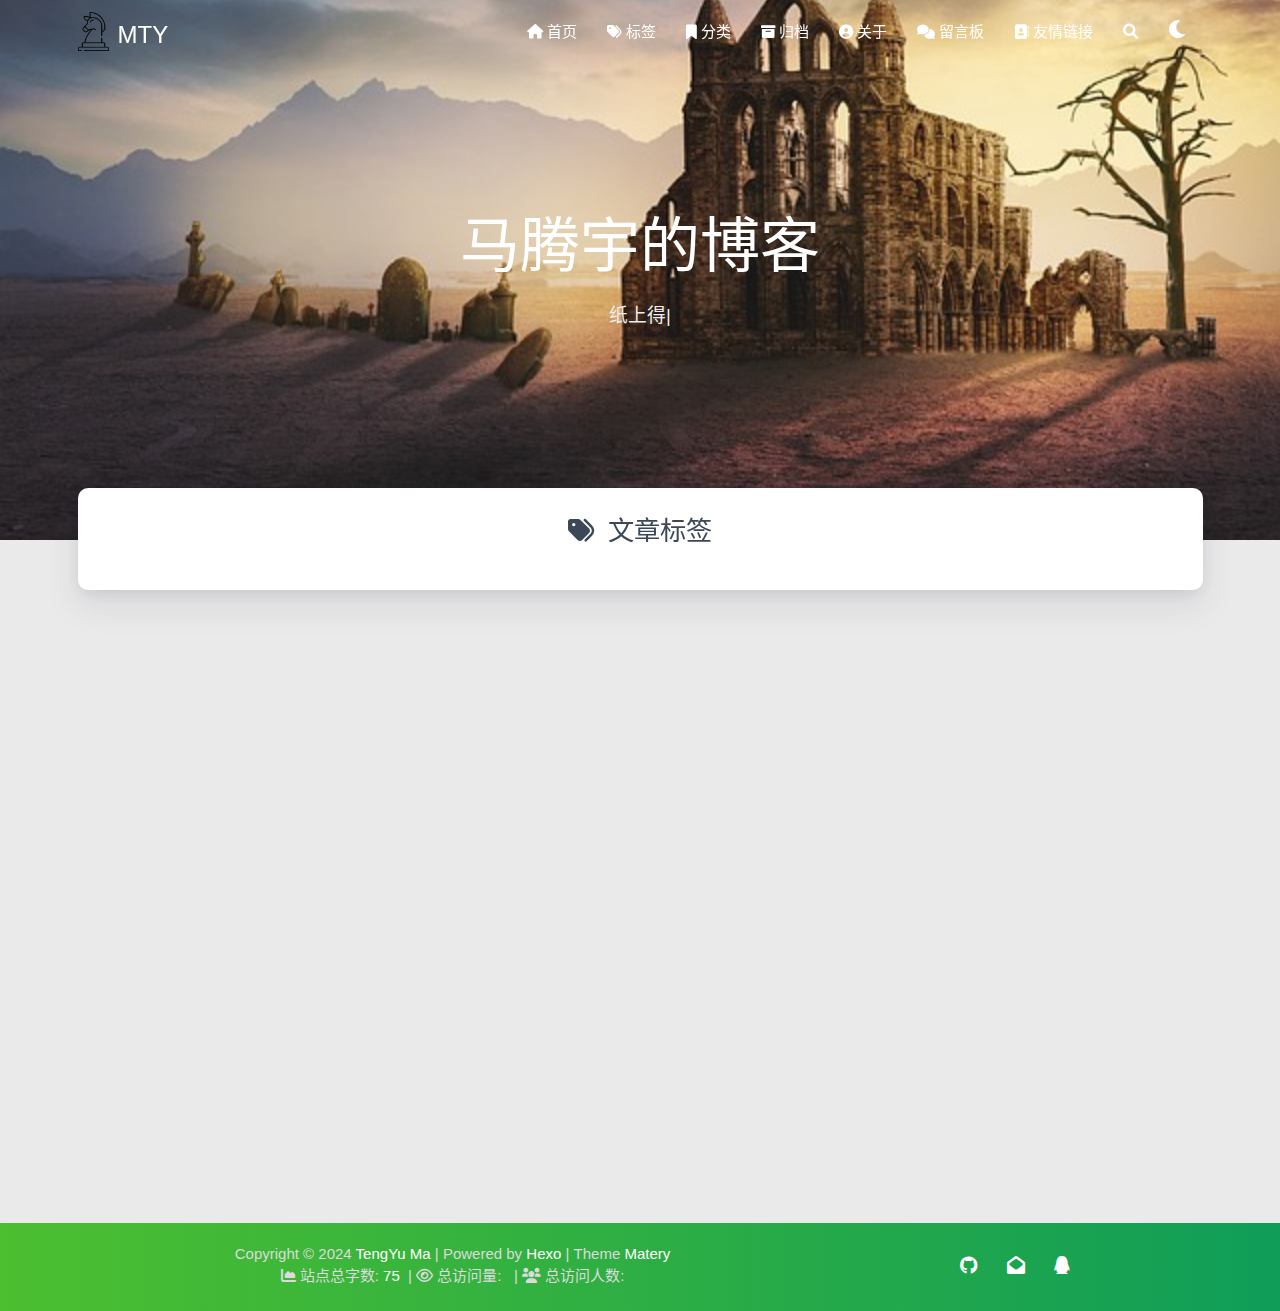
<file: tags/index.html>
<!DOCTYPE HTML>
<html lang="zh-CN">


<head>
    <meta charset="utf-8">
    <meta name="keywords" content="标签, MTY">
    <meta name="description" content="MTY">
    <meta http-equiv="X-UA-Compatible" content="IE=edge">
    <meta name="viewport" content="width=device-width, initial-scale=1.0, user-scalable=no">
    <meta name="renderer" content="webkit|ie-stand|ie-comp">
    <meta name="mobile-web-app-capable" content="yes">
    <meta name="format-detection" content="telephone=no">
    <meta name="apple-mobile-web-app-capable" content="yes">
    <meta name="apple-mobile-web-app-status-bar-style" content="black-translucent">
    <meta name="referrer" content="no-referrer-when-downgrade">
    <!-- Global site tag (gtag.js) - Google Analytics -->


    <title>标签 | MTY</title>
    <link rel="icon" type="image/png" href="/favicon.png">
    


    <!-- bg-cover style     -->



<link rel="stylesheet" type="text/css" href="/libs/awesome/css/all.min.css">
<link rel="stylesheet" type="text/css" href="/libs/materialize/materialize.min.css">
<link rel="stylesheet" type="text/css" href="/libs/aos/aos.css">
<link rel="stylesheet" type="text/css" href="/libs/animate/animate.min.css">
<link rel="stylesheet" type="text/css" href="/libs/lightGallery/css/lightgallery.min.css">
<link rel="stylesheet" type="text/css" href="/css/matery.css">
<link rel="stylesheet" type="text/css" href="/css/my.css">
<link rel="stylesheet" type="text/css" href="/css/dark.css" media="none" onload="if(media!='all')media='all'">




    <link rel="stylesheet" href="/libs/tocbot/tocbot.css">
    <link rel="stylesheet" href="/css/post.css">




    
        <link rel="stylesheet" type="text/css" href="/css/reward.css">
    



    <script src="/libs/jquery/jquery-3.6.0.min.js"></script>

<meta name="generator" content="Hexo 7.2.0"></head>


<body>
    <header class="navbar-fixed">
    <nav id="headNav" class="bg-color nav-transparent">
        <div id="navContainer" class="nav-wrapper container">
            <div class="brand-logo">
                <a href="/" class="waves-effect waves-light">
                    
                    <img src="/medias/logo.png" class="logo-img" alt="LOGO">
                    
                    <span class="logo-span">MTY</span>
                </a>
            </div>
            

<a href="#" data-target="mobile-nav" class="sidenav-trigger button-collapse"><i class="fas fa-bars"></i></a>
<ul class="right nav-menu">
  
  <li class="hide-on-med-and-down nav-item">
    
    <a href="/" class="waves-effect waves-light">
      
      <i class="fas fa-home" style="zoom: 0.6;"></i>
      
      <span>首页</span>
    </a>
    
  </li>
  
  <li class="hide-on-med-and-down nav-item">
    
    <a href="/tags" class="waves-effect waves-light">
      
      <i class="fas fa-tags" style="zoom: 0.6;"></i>
      
      <span>标签</span>
    </a>
    
  </li>
  
  <li class="hide-on-med-and-down nav-item">
    
    <a href="/categories" class="waves-effect waves-light">
      
      <i class="fas fa-bookmark" style="zoom: 0.6;"></i>
      
      <span>分类</span>
    </a>
    
  </li>
  
  <li class="hide-on-med-and-down nav-item">
    
    <a href="/archives" class="waves-effect waves-light">
      
      <i class="fas fa-archive" style="zoom: 0.6;"></i>
      
      <span>归档</span>
    </a>
    
  </li>
  
  <li class="hide-on-med-and-down nav-item">
    
    <a href="/about" class="waves-effect waves-light">
      
      <i class="fas fa-user-circle" style="zoom: 0.6;"></i>
      
      <span>关于</span>
    </a>
    
  </li>
  
  <li class="hide-on-med-and-down nav-item">
    
    <a href="/contact" class="waves-effect waves-light">
      
      <i class="fas fa-comments" style="zoom: 0.6;"></i>
      
      <span>留言板</span>
    </a>
    
  </li>
  
  <li class="hide-on-med-and-down nav-item">
    
    <a href="/friends" class="waves-effect waves-light">
      
      <i class="fas fa-address-book" style="zoom: 0.6;"></i>
      
      <span>友情链接</span>
    </a>
    
  </li>
  
  <li>
    <a href="#searchModal" class="modal-trigger waves-effect waves-light">
      <i id="searchIcon" class="fas fa-search" title="搜索" style="zoom: 0.85;"></i>
    </a>
  </li>
  <li>
    <a href="javascript:;" class="waves-effect waves-light" onclick="switchNightMode()" title="深色/浅色模式" >
      <i id="sum-moon-icon" class="fas fa-sun" style="zoom: 0.85;"></i>
    </a>
  </li>
</ul>


<div id="mobile-nav" class="side-nav sidenav">

    <div class="mobile-head bg-color">
        
        <img src="/medias/logo.png" class="logo-img circle responsive-img">
        
        <div class="logo-name">MTY</div>
        <div class="logo-desc">
            
            Never really desperate, only the lost of the soul.
            
        </div>
    </div>

    <ul class="menu-list mobile-menu-list">
        
        <li class="m-nav-item">
	  
		<a href="/" class="waves-effect waves-light">
			
			    <i class="fa-fw fas fa-home"></i>
			
			首页
		</a>
          
        </li>
        
        <li class="m-nav-item">
	  
		<a href="/tags" class="waves-effect waves-light">
			
			    <i class="fa-fw fas fa-tags"></i>
			
			标签
		</a>
          
        </li>
        
        <li class="m-nav-item">
	  
		<a href="/categories" class="waves-effect waves-light">
			
			    <i class="fa-fw fas fa-bookmark"></i>
			
			分类
		</a>
          
        </li>
        
        <li class="m-nav-item">
	  
		<a href="/archives" class="waves-effect waves-light">
			
			    <i class="fa-fw fas fa-archive"></i>
			
			归档
		</a>
          
        </li>
        
        <li class="m-nav-item">
	  
		<a href="/about" class="waves-effect waves-light">
			
			    <i class="fa-fw fas fa-user-circle"></i>
			
			关于
		</a>
          
        </li>
        
        <li class="m-nav-item">
	  
		<a href="/contact" class="waves-effect waves-light">
			
			    <i class="fa-fw fas fa-comments"></i>
			
			留言板
		</a>
          
        </li>
        
        <li class="m-nav-item">
	  
		<a href="/friends" class="waves-effect waves-light">
			
			    <i class="fa-fw fas fa-address-book"></i>
			
			友情链接
		</a>
          
        </li>
        
        
        <li><div class="divider"></div></li>
        <li>
            <a href="https://github.com/matengyu888" class="waves-effect waves-light" target="_blank">
                <i class="fab fa-github-square fa-fw"></i>Fork Me
            </a>
        </li>
        
    </ul>
</div>


        </div>

        
            <style>
    .nav-transparent .github-corner {
        display: none !important;
    }

    .github-corner {
        position: absolute;
        z-index: 10;
        top: 0;
        right: 0;
        border: 0;
        transform: scale(1.1);
    }

    .github-corner svg {
        color: #0f9d58;
        fill: #fff;
        height: 64px;
        width: 64px;
    }

    .github-corner:hover .octo-arm {
        animation: a 0.56s ease-in-out;
    }

    .github-corner .octo-arm {
        animation: none;
    }

    @keyframes a {
        0%,
        to {
            transform: rotate(0);
        }
        20%,
        60% {
            transform: rotate(-25deg);
        }
        40%,
        80% {
            transform: rotate(10deg);
        }
    }
</style>

<a href="https://github.com/matengyu888" class="github-corner tooltipped hide-on-med-and-down" target="_blank"
   data-tooltip="Fork Me" data-position="left" data-delay="50">
    <svg viewBox="0 0 250 250" aria-hidden="true">
        <path d="M0,0 L115,115 L130,115 L142,142 L250,250 L250,0 Z"></path>
        <path d="M128.3,109.0 C113.8,99.7 119.0,89.6 119.0,89.6 C122.0,82.7 120.5,78.6 120.5,78.6 C119.2,72.0 123.4,76.3 123.4,76.3 C127.3,80.9 125.5,87.3 125.5,87.3 C122.9,97.6 130.6,101.9 134.4,103.2"
              fill="currentColor" style="transform-origin: 130px 106px;" class="octo-arm"></path>
        <path d="M115.0,115.0 C114.9,115.1 118.7,116.5 119.8,115.4 L133.7,101.6 C136.9,99.2 139.9,98.4 142.2,98.6 C133.8,88.0 127.5,74.4 143.8,58.0 C148.5,53.4 154.0,51.2 159.7,51.0 C160.3,49.4 163.2,43.6 171.4,40.1 C171.4,40.1 176.1,42.5 178.8,56.2 C183.1,58.6 187.2,61.8 190.9,65.4 C194.5,69.0 197.7,73.2 200.1,77.6 C213.8,80.2 216.3,84.9 216.3,84.9 C212.7,93.1 206.9,96.0 205.4,96.6 C205.1,102.4 203.0,107.8 198.3,112.5 C181.9,128.9 168.3,122.5 157.7,114.1 C157.9,116.9 156.7,120.9 152.7,124.9 L141.0,136.5 C139.8,137.7 141.6,141.9 141.8,141.8 Z"
              fill="currentColor" class="octo-body"></path>
    </svg>
</a>
        
    </nav>

</header>

    <div class="bg-cover pd-header about-cover">
    <div class="container">
    <div class="row">
    <div class="col s10 offset-s1 m8 offset-m2 l8 offset-l2">
        <div class="brand">
            <div class="title center-align">
                
                马腾宇的博客
                
            </div>

            <div class="description center-align">
                
                <span id="subtitle"></span>
                <script src="/libs/typed/typed.js"></script>
                <script>
                    var typed = new Typed("#subtitle", {
                        strings: [ 
                            
                                "纸上得来终觉浅，绝知此事要躬行",
                            
                        ],
                        startDelay: 300,
                        typeSpeed: 100,
                        loop: true,
                        backSpeed: 50,
                        showCursor: true
                    });
                </script>
                
            </div>
        </div>
    </div>
</div>


<script>
    // 每天切换 banner 图.  Switch banner image every day.
    var bannerUrl = "/medias/banner/" + new Date().getDay() + '.jpg';
    $('.bg-cover').css('background-image', 'url(' + bannerUrl + ')');
</script>
<script>
    
      var bannerUrl = "/medias/featureimages/" + Math.floor(Math.random() * 24) + '.jpg';
    
    $('.bg-cover.about-cover').css('background-image', 'url(' + bannerUrl + ')');

</script>


    </div>
</div>

<main class="content">

    

<div id="tags" class="container chip-container">
    <div class="card">
        <div class="card-content">
            <div class="tag-title center-align">
                <i class="fas fa-tags"></i>&nbsp;&nbsp;文章标签
            </div>
            <div class="tag-chips">
                
            </div>
        </div>
    </div>
</div>

    

</main>


    <footer class="page-footer bg-color">
    

    <div class="container row center-align"
         style="margin-bottom: 0px !important;">
        <div class="col s12 m8 l8 copy-right">
            Copyright&nbsp;&copy;
            
                <span id="year">2024</span>
            
            <a href="/about" target="_blank">TengYu Ma</a>
            |&nbsp;Powered by&nbsp;<a href="https://hexo.io/" target="_blank">Hexo</a>
            |&nbsp;Theme&nbsp;<a href="https://github.com/blinkfox/hexo-theme-matery" target="_blank">Matery</a>
            
            <br>
            
                &nbsp;<i class="fas fa-chart-area"></i>&nbsp;站点总字数:&nbsp;<span
                        class="white-color">75</span>
            
            
            
                
            
            
                <span id="busuanzi_container_site_pv">
                &nbsp;|&nbsp;<i class="far fa-eye"></i>&nbsp;总访问量:&nbsp;
                    <span id="busuanzi_value_site_pv" class="white-color"></span>
            </span>
            
            
                <span id="busuanzi_container_site_uv">
                &nbsp;|&nbsp;<i class="fas fa-users"></i>&nbsp;总访问人数:&nbsp;
                    <span id="busuanzi_value_site_uv" class="white-color"></span>
            </span>
            
            <br>

            <!-- 运行天数提醒. -->
            
            <br>
            
        </div>
        <div class="col s12 m4 l4 social-link social-statis">
    <a href="https://github.com/matengyu888" class="tooltipped" target="_blank" data-tooltip="访问我的GitHub" data-position="top" data-delay="50">
        <i class="fab fa-github"></i>
    </a>



    <a href="mailto:2064143983@qq.com" class="tooltipped" target="_blank" data-tooltip="邮件联系我" data-position="top" data-delay="50">
        <i class="fas fa-envelope-open"></i>
    </a>







    <a href="tencent://AddContact/?fromId=50&fromSubId=1&subcmd=all&uin=2064143983" class="tooltipped" target="_blank" data-tooltip="QQ联系我: 2064143983" data-position="top" data-delay="50">
        <i class="fab fa-qq"></i>
    </a>







</div>
    </div>
</footer>

<div class="progress-bar"></div>


    <!-- 搜索遮罩框 -->
<div id="searchModal" class="modal">
    <div class="modal-content">
        <div class="search-header">
            <span class="title"><i class="fas fa-search"></i>&nbsp;&nbsp;搜索</span>
            <input type="search" id="searchInput" name="s" placeholder="请输入搜索的关键字"
                   class="search-input">
        </div>
        <div id="searchResult"></div>
    </div>
</div>

<script type="text/javascript">
$(function () {
    var searchFunc = function (path, search_id, content_id) {
        'use strict';
        $.ajax({
            url: path,
            dataType: "xml",
            success: function (xmlResponse) {
                // get the contents from search data
                var datas = $("entry", xmlResponse).map(function () {
                    return {
                        title: $("title", this).text(),
                        content: $("content", this).text(),
                        url: $("url", this).text()
                    };
                }).get();
                var $input = document.getElementById(search_id);
                var $resultContent = document.getElementById(content_id);
                $input.addEventListener('input', function () {
                    var str = '<ul class=\"search-result-list\">';
                    var keywords = this.value.trim().toLowerCase().split(/[\s\-]+/);
                    $resultContent.innerHTML = "";
                    if (this.value.trim().length <= 0) {
                        return;
                    }
                    // perform local searching
                    datas.forEach(function (data) {
                        var isMatch = true;
                        var data_title = data.title.trim().toLowerCase();
                        var data_content = data.content.trim().replace(/<[^>]+>/g, "").toLowerCase();
                        var data_url = data.url;
                        data_url = data_url.indexOf('/') === 0 ? data.url : '/' + data_url;
                        var index_title = -1;
                        var index_content = -1;
                        var first_occur = -1;
                        // only match artiles with not empty titles and contents
                        if (data_title !== '' && data_content !== '') {
                            keywords.forEach(function (keyword, i) {
                                index_title = data_title.indexOf(keyword);
                                index_content = data_content.indexOf(keyword);
                                if (index_title < 0 && index_content < 0) {
                                    isMatch = false;
                                } else {
                                    if (index_content < 0) {
                                        index_content = 0;
                                    }
                                    if (i === 0) {
                                        first_occur = index_content;
                                    }
                                }
                            });
                        }
                        // show search results
                        if (isMatch) {
                            str += "<li><a href='" + data_url + "' class='search-result-title'>" + data_title + "</a>";
                            var content = data.content.trim().replace(/<[^>]+>/g, "");
                            if (first_occur >= 0) {
                                // cut out 100 characters
                                var start = first_occur - 20;
                                var end = first_occur + 80;
                                if (start < 0) {
                                    start = 0;
                                }
                                if (start === 0) {
                                    end = 100;
                                }
                                if (end > content.length) {
                                    end = content.length;
                                }
                                var match_content = content.substr(start, end);
                                // highlight all keywords
                                keywords.forEach(function (keyword) {
                                    var regS = new RegExp(keyword, "gi");
                                    match_content = match_content.replace(regS, "<em class=\"search-keyword\">" + keyword + "</em>");
                                });

                                str += "<p class=\"search-result\">" + match_content + "...</p>"
                            }
                            str += "</li>";
                        }
                    });
                    str += "</ul>";
                    $resultContent.innerHTML = str;
                });
            }
        });
    };

    searchFunc('/search.xml', 'searchInput', 'searchResult');
});
</script>

    <!-- 白天和黑夜主题 -->
<div class="stars-con">
    <div id="stars"></div>
    <div id="stars2"></div>
    <div id="stars3"></div>  
</div>

<script>
    function switchNightMode() {
        $('<div class="Cuteen_DarkSky"><div class="Cuteen_DarkPlanet"></div></div>').appendTo($('body')),
        setTimeout(function () {
            $('body').hasClass('DarkMode') 
            ? ($('body').removeClass('DarkMode'), localStorage.setItem('isDark', '0'), $('#sum-moon-icon').removeClass("fa-sun").addClass('fa-moon')) 
            : ($('body').addClass('DarkMode'), localStorage.setItem('isDark', '1'), $('#sum-moon-icon').addClass("fa-sun").removeClass('fa-moon')),
            
            setTimeout(function () {
            $('.Cuteen_DarkSky').fadeOut(1e3, function () {
                $(this).remove()
            })
            }, 2e3)
        })
    }
</script>

    <!-- 回到顶部按钮 -->
<div id="backTop" class="top-scroll">
    <a class="btn-floating btn-large waves-effect waves-light" href="#!">
        <i class="fas fa-arrow-up"></i>
    </a>
</div>


    <script src="/libs/materialize/materialize.min.js"></script>
    <script src="/libs/masonry/masonry.pkgd.min.js"></script>
    <script src="/libs/aos/aos.js"></script>
    <script src="/libs/scrollprogress/scrollProgress.min.js"></script>
    <script src="/libs/lightGallery/js/lightgallery-all.min.js"></script>
    <script src="/js/matery.js"></script>

    

    
    
    

    <!-- 雪花特效 -->
    

    <!-- 鼠标星星特效 -->
    

     
        <script src="https://ssl.captcha.qq.com/TCaptcha.js"></script>
        <script src="/libs/others/TencentCaptcha.js"></script>
        <button id="TencentCaptcha" data-appid="xxxxxxxxxx" data-cbfn="callback" type="button" hidden></button>
    

    <!-- Baidu Analytics -->

    <!-- Baidu Push -->

<script>
    (function () {
        var bp = document.createElement('script');
        var curProtocol = window.location.protocol.split(':')[0];
        if (curProtocol === 'https') {
            bp.src = 'https://zz.bdstatic.com/linksubmit/push.js';
        } else {
            bp.src = 'http://push.zhanzhang.baidu.com/push.js';
        }
        var s = document.getElementsByTagName("script")[0];
        s.parentNode.insertBefore(bp, s);
    })();
</script>

    
    <script src="/libs/others/clicklove.js" async="async"></script>
    
    
    <script async src="/libs/others/busuanzi.pure.mini.js"></script>
    

    

    

    <!--腾讯兔小巢-->
    
    

    

    

    
    <script src="/libs/instantpage/instantpage.js" type="module"></script>
    

</body>

</html>
</file>
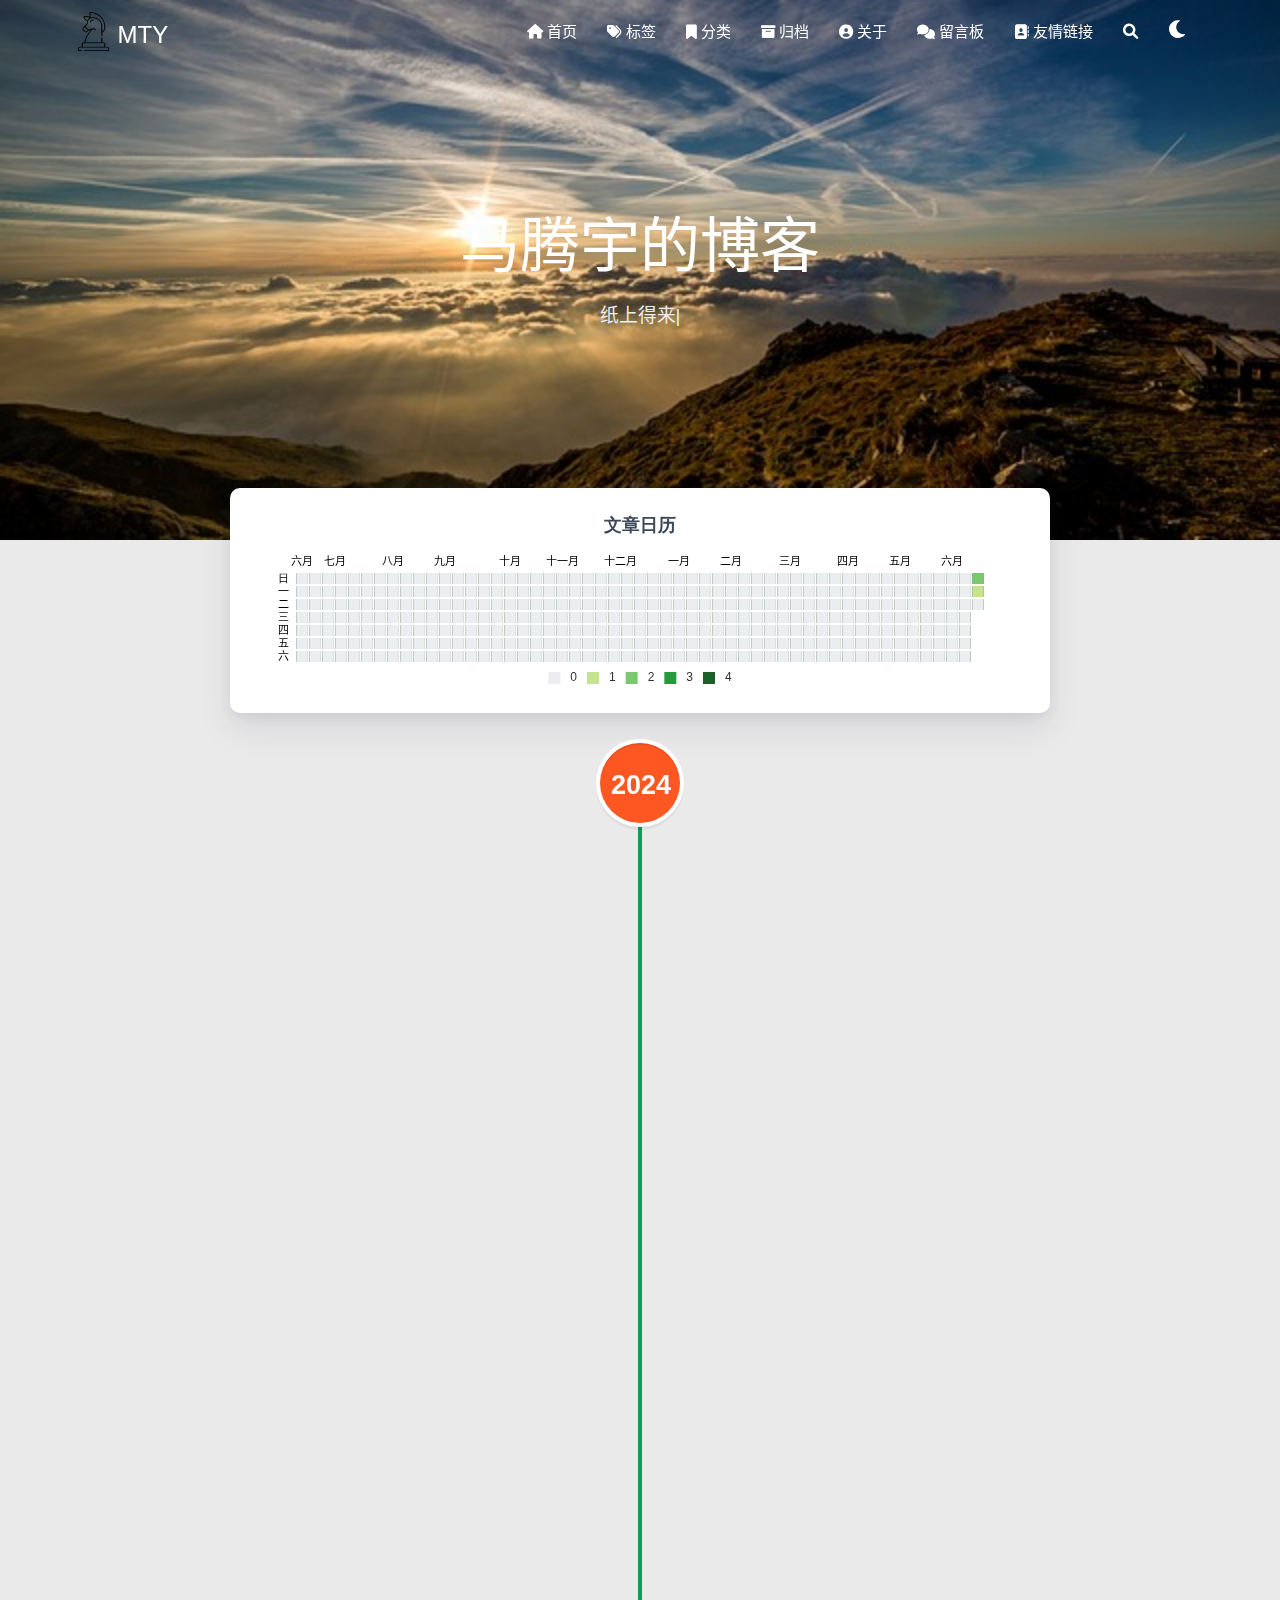
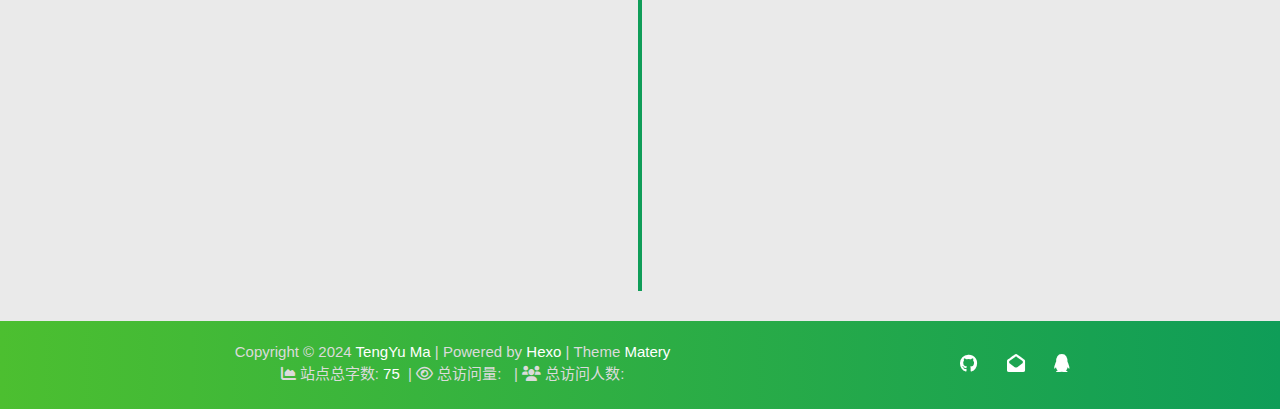
<file: archives/2024/index.html>
<!DOCTYPE HTML>
<html lang="zh-CN">


<head>
    <meta charset="utf-8">
    <meta name="keywords" content="归档: 2024, MTY">
    <meta name="description" content="MTY">
    <meta http-equiv="X-UA-Compatible" content="IE=edge">
    <meta name="viewport" content="width=device-width, initial-scale=1.0, user-scalable=no">
    <meta name="renderer" content="webkit|ie-stand|ie-comp">
    <meta name="mobile-web-app-capable" content="yes">
    <meta name="format-detection" content="telephone=no">
    <meta name="apple-mobile-web-app-capable" content="yes">
    <meta name="apple-mobile-web-app-status-bar-style" content="black-translucent">
    <meta name="referrer" content="no-referrer-when-downgrade">
    <!-- Global site tag (gtag.js) - Google Analytics -->


    <title>归档: 2024 | MTY</title>
    <link rel="icon" type="image/png" href="/favicon.png">
    


    <!-- bg-cover style     -->



<link rel="stylesheet" type="text/css" href="/libs/awesome/css/all.min.css">
<link rel="stylesheet" type="text/css" href="/libs/materialize/materialize.min.css">
<link rel="stylesheet" type="text/css" href="/libs/aos/aos.css">
<link rel="stylesheet" type="text/css" href="/libs/animate/animate.min.css">
<link rel="stylesheet" type="text/css" href="/libs/lightGallery/css/lightgallery.min.css">
<link rel="stylesheet" type="text/css" href="/css/matery.css">
<link rel="stylesheet" type="text/css" href="/css/my.css">
<link rel="stylesheet" type="text/css" href="/css/dark.css" media="none" onload="if(media!='all')media='all'">




    <link rel="stylesheet" href="/libs/tocbot/tocbot.css">
    <link rel="stylesheet" href="/css/post.css">




    
        <link rel="stylesheet" type="text/css" href="/css/reward.css">
    



    <script src="/libs/jquery/jquery-3.6.0.min.js"></script>

<meta name="generator" content="Hexo 7.2.0"></head>


<body>
    <header class="navbar-fixed">
    <nav id="headNav" class="bg-color nav-transparent">
        <div id="navContainer" class="nav-wrapper container">
            <div class="brand-logo">
                <a href="/" class="waves-effect waves-light">
                    
                    <img src="/medias/logo.png" class="logo-img" alt="LOGO">
                    
                    <span class="logo-span">MTY</span>
                </a>
            </div>
            

<a href="#" data-target="mobile-nav" class="sidenav-trigger button-collapse"><i class="fas fa-bars"></i></a>
<ul class="right nav-menu">
  
  <li class="hide-on-med-and-down nav-item">
    
    <a href="/" class="waves-effect waves-light">
      
      <i class="fas fa-home" style="zoom: 0.6;"></i>
      
      <span>首页</span>
    </a>
    
  </li>
  
  <li class="hide-on-med-and-down nav-item">
    
    <a href="/tags" class="waves-effect waves-light">
      
      <i class="fas fa-tags" style="zoom: 0.6;"></i>
      
      <span>标签</span>
    </a>
    
  </li>
  
  <li class="hide-on-med-and-down nav-item">
    
    <a href="/categories" class="waves-effect waves-light">
      
      <i class="fas fa-bookmark" style="zoom: 0.6;"></i>
      
      <span>分类</span>
    </a>
    
  </li>
  
  <li class="hide-on-med-and-down nav-item">
    
    <a href="/archives" class="waves-effect waves-light">
      
      <i class="fas fa-archive" style="zoom: 0.6;"></i>
      
      <span>归档</span>
    </a>
    
  </li>
  
  <li class="hide-on-med-and-down nav-item">
    
    <a href="/about" class="waves-effect waves-light">
      
      <i class="fas fa-user-circle" style="zoom: 0.6;"></i>
      
      <span>关于</span>
    </a>
    
  </li>
  
  <li class="hide-on-med-and-down nav-item">
    
    <a href="/contact" class="waves-effect waves-light">
      
      <i class="fas fa-comments" style="zoom: 0.6;"></i>
      
      <span>留言板</span>
    </a>
    
  </li>
  
  <li class="hide-on-med-and-down nav-item">
    
    <a href="/friends" class="waves-effect waves-light">
      
      <i class="fas fa-address-book" style="zoom: 0.6;"></i>
      
      <span>友情链接</span>
    </a>
    
  </li>
  
  <li>
    <a href="#searchModal" class="modal-trigger waves-effect waves-light">
      <i id="searchIcon" class="fas fa-search" title="搜索" style="zoom: 0.85;"></i>
    </a>
  </li>
  <li>
    <a href="javascript:;" class="waves-effect waves-light" onclick="switchNightMode()" title="深色/浅色模式" >
      <i id="sum-moon-icon" class="fas fa-sun" style="zoom: 0.85;"></i>
    </a>
  </li>
</ul>


<div id="mobile-nav" class="side-nav sidenav">

    <div class="mobile-head bg-color">
        
        <img src="/medias/logo.png" class="logo-img circle responsive-img">
        
        <div class="logo-name">MTY</div>
        <div class="logo-desc">
            
            Never really desperate, only the lost of the soul.
            
        </div>
    </div>

    <ul class="menu-list mobile-menu-list">
        
        <li class="m-nav-item">
	  
		<a href="/" class="waves-effect waves-light">
			
			    <i class="fa-fw fas fa-home"></i>
			
			首页
		</a>
          
        </li>
        
        <li class="m-nav-item">
	  
		<a href="/tags" class="waves-effect waves-light">
			
			    <i class="fa-fw fas fa-tags"></i>
			
			标签
		</a>
          
        </li>
        
        <li class="m-nav-item">
	  
		<a href="/categories" class="waves-effect waves-light">
			
			    <i class="fa-fw fas fa-bookmark"></i>
			
			分类
		</a>
          
        </li>
        
        <li class="m-nav-item">
	  
		<a href="/archives" class="waves-effect waves-light">
			
			    <i class="fa-fw fas fa-archive"></i>
			
			归档
		</a>
          
        </li>
        
        <li class="m-nav-item">
	  
		<a href="/about" class="waves-effect waves-light">
			
			    <i class="fa-fw fas fa-user-circle"></i>
			
			关于
		</a>
          
        </li>
        
        <li class="m-nav-item">
	  
		<a href="/contact" class="waves-effect waves-light">
			
			    <i class="fa-fw fas fa-comments"></i>
			
			留言板
		</a>
          
        </li>
        
        <li class="m-nav-item">
	  
		<a href="/friends" class="waves-effect waves-light">
			
			    <i class="fa-fw fas fa-address-book"></i>
			
			友情链接
		</a>
          
        </li>
        
        
        <li><div class="divider"></div></li>
        <li>
            <a href="https://github.com/matengyu888" class="waves-effect waves-light" target="_blank">
                <i class="fab fa-github-square fa-fw"></i>Fork Me
            </a>
        </li>
        
    </ul>
</div>


        </div>

        
            <style>
    .nav-transparent .github-corner {
        display: none !important;
    }

    .github-corner {
        position: absolute;
        z-index: 10;
        top: 0;
        right: 0;
        border: 0;
        transform: scale(1.1);
    }

    .github-corner svg {
        color: #0f9d58;
        fill: #fff;
        height: 64px;
        width: 64px;
    }

    .github-corner:hover .octo-arm {
        animation: a 0.56s ease-in-out;
    }

    .github-corner .octo-arm {
        animation: none;
    }

    @keyframes a {
        0%,
        to {
            transform: rotate(0);
        }
        20%,
        60% {
            transform: rotate(-25deg);
        }
        40%,
        80% {
            transform: rotate(10deg);
        }
    }
</style>

<a href="https://github.com/matengyu888" class="github-corner tooltipped hide-on-med-and-down" target="_blank"
   data-tooltip="Fork Me" data-position="left" data-delay="50">
    <svg viewBox="0 0 250 250" aria-hidden="true">
        <path d="M0,0 L115,115 L130,115 L142,142 L250,250 L250,0 Z"></path>
        <path d="M128.3,109.0 C113.8,99.7 119.0,89.6 119.0,89.6 C122.0,82.7 120.5,78.6 120.5,78.6 C119.2,72.0 123.4,76.3 123.4,76.3 C127.3,80.9 125.5,87.3 125.5,87.3 C122.9,97.6 130.6,101.9 134.4,103.2"
              fill="currentColor" style="transform-origin: 130px 106px;" class="octo-arm"></path>
        <path d="M115.0,115.0 C114.9,115.1 118.7,116.5 119.8,115.4 L133.7,101.6 C136.9,99.2 139.9,98.4 142.2,98.6 C133.8,88.0 127.5,74.4 143.8,58.0 C148.5,53.4 154.0,51.2 159.7,51.0 C160.3,49.4 163.2,43.6 171.4,40.1 C171.4,40.1 176.1,42.5 178.8,56.2 C183.1,58.6 187.2,61.8 190.9,65.4 C194.5,69.0 197.7,73.2 200.1,77.6 C213.8,80.2 216.3,84.9 216.3,84.9 C212.7,93.1 206.9,96.0 205.4,96.6 C205.1,102.4 203.0,107.8 198.3,112.5 C181.9,128.9 168.3,122.5 157.7,114.1 C157.9,116.9 156.7,120.9 152.7,124.9 L141.0,136.5 C139.8,137.7 141.6,141.9 141.8,141.8 Z"
              fill="currentColor" class="octo-body"></path>
    </svg>
</a>
        
    </nav>

</header>

    <div class="bg-cover pd-header about-cover">
    <div class="container">
    <div class="row">
    <div class="col s10 offset-s1 m8 offset-m2 l8 offset-l2">
        <div class="brand">
            <div class="title center-align">
                
                马腾宇的博客
                
            </div>

            <div class="description center-align">
                
                <span id="subtitle"></span>
                <script src="/libs/typed/typed.js"></script>
                <script>
                    var typed = new Typed("#subtitle", {
                        strings: [ 
                            
                                "纸上得来终觉浅，绝知此事要躬行",
                            
                        ],
                        startDelay: 300,
                        typeSpeed: 100,
                        loop: true,
                        backSpeed: 50,
                        showCursor: true
                    });
                </script>
                
            </div>
        </div>
    </div>
</div>


<script>
    // 每天切换 banner 图.  Switch banner image every day.
    var bannerUrl = "/medias/banner/" + new Date().getDay() + '.jpg';
    $('.bg-cover').css('background-image', 'url(' + bannerUrl + ')');
</script>
<script>
    
      var bannerUrl = "/medias/featureimages/" + Math.floor(Math.random() * 24) + '.jpg';
    
    $('.bg-cover.about-cover').css('background-image', 'url(' + bannerUrl + ')');

</script>


    </div>
</div>

<main class="content">

    
    <div class="container archive-calendar">
    <div class="card">
        <div id="post-calendar" class="card-content"></div>
    </div>
</div>

<script type="text/javascript" src="/libs/echarts/echarts.min.js"></script>
<script type="text/javascript">
    let myChart = echarts.init(document.getElementById('post-calendar'));

    

    let option = {
        title: {
            top: 0,
            text: '文章日历',
            left: 'center',
            textStyle: {
                color: '#3C4858'
            }
        },
        tooltip: {
            padding: 10,
            backgroundColor: '#555',
            borderColor: '#777',
            borderWidth: 1,
            formatter: function (obj) {
                var value = obj.value;
                return '<div style="font-size: 14px;">' + value[0] + '：' + value[1] + '</div>';
            }
        },
        visualMap: {
            show: true,
            showLabel: true,
            categories: [0, 1, 2, 3, 4],
            calculable: true,
            inRange: {
                symbol: 'rect',
                color: ['#ebedf0', '#c6e48b', '#7bc96f', '#239a3b', '#196127']
            },
            itemWidth: 12,
            itemHeight: 12,
            orient: 'horizontal',
            left: 'center',
            bottom: 0
        },
        calendar: [{
            left: 'center',
            range: ["2023-06-25", "2024-06-25"],
            cellSize: [13, 13],
            splitLine: {
                show: false
            },
            itemStyle: {
                color: '#196127',
                borderColor: '#fff',
                borderWidth: 2
            },
            yearLabel: {
                show: false
            },
            monthLabel: {
                nameMap: 'cn',
                fontSize: 11
            },
            dayLabel: {
                formatter: '{start}  1st',
                nameMap: 'cn',
                fontSize: 11
            }
        }],
        series: [{
            type: 'heatmap',
            coordinateSystem: 'calendar',
            calendarIndex: 0,
            data: [["2023-06-25", 0], ["2023-06-26", 0], ["2023-06-27", 0], ["2023-06-28", 0], ["2023-06-29", 0], ["2023-06-30", 0], ["2023-07-01", 0], ["2023-07-02", 0], ["2023-07-03", 0], ["2023-07-04", 0], ["2023-07-05", 0], ["2023-07-06", 0], ["2023-07-07", 0], ["2023-07-08", 0], ["2023-07-09", 0], ["2023-07-10", 0], ["2023-07-11", 0], ["2023-07-12", 0], ["2023-07-13", 0], ["2023-07-14", 0], ["2023-07-15", 0], ["2023-07-16", 0], ["2023-07-17", 0], ["2023-07-18", 0], ["2023-07-19", 0], ["2023-07-20", 0], ["2023-07-21", 0], ["2023-07-22", 0], ["2023-07-23", 0], ["2023-07-24", 0], ["2023-07-25", 0], ["2023-07-26", 0], ["2023-07-27", 0], ["2023-07-28", 0], ["2023-07-29", 0], ["2023-07-30", 0], ["2023-07-31", 0], ["2023-08-01", 0], ["2023-08-02", 0], ["2023-08-03", 0], ["2023-08-04", 0], ["2023-08-05", 0], ["2023-08-06", 0], ["2023-08-07", 0], ["2023-08-08", 0], ["2023-08-09", 0], ["2023-08-10", 0], ["2023-08-11", 0], ["2023-08-12", 0], ["2023-08-13", 0], ["2023-08-14", 0], ["2023-08-15", 0], ["2023-08-16", 0], ["2023-08-17", 0], ["2023-08-18", 0], ["2023-08-19", 0], ["2023-08-20", 0], ["2023-08-21", 0], ["2023-08-22", 0], ["2023-08-23", 0], ["2023-08-24", 0], ["2023-08-25", 0], ["2023-08-26", 0], ["2023-08-27", 0], ["2023-08-28", 0], ["2023-08-29", 0], ["2023-08-30", 0], ["2023-08-31", 0], ["2023-09-01", 0], ["2023-09-02", 0], ["2023-09-03", 0], ["2023-09-04", 0], ["2023-09-05", 0], ["2023-09-06", 0], ["2023-09-07", 0], ["2023-09-08", 0], ["2023-09-09", 0], ["2023-09-10", 0], ["2023-09-11", 0], ["2023-09-12", 0], ["2023-09-13", 0], ["2023-09-14", 0], ["2023-09-15", 0], ["2023-09-16", 0], ["2023-09-17", 0], ["2023-09-18", 0], ["2023-09-19", 0], ["2023-09-20", 0], ["2023-09-21", 0], ["2023-09-22", 0], ["2023-09-23", 0], ["2023-09-24", 0], ["2023-09-25", 0], ["2023-09-26", 0], ["2023-09-27", 0], ["2023-09-28", 0], ["2023-09-29", 0], ["2023-09-30", 0], ["2023-10-01", 0], ["2023-10-02", 0], ["2023-10-03", 0], ["2023-10-04", 0], ["2023-10-05", 0], ["2023-10-06", 0], ["2023-10-07", 0], ["2023-10-08", 0], ["2023-10-09", 0], ["2023-10-10", 0], ["2023-10-11", 0], ["2023-10-12", 0], ["2023-10-13", 0], ["2023-10-14", 0], ["2023-10-15", 0], ["2023-10-16", 0], ["2023-10-17", 0], ["2023-10-18", 0], ["2023-10-19", 0], ["2023-10-20", 0], ["2023-10-21", 0], ["2023-10-22", 0], ["2023-10-23", 0], ["2023-10-24", 0], ["2023-10-25", 0], ["2023-10-26", 0], ["2023-10-27", 0], ["2023-10-28", 0], ["2023-10-29", 0], ["2023-10-30", 0], ["2023-10-31", 0], ["2023-11-01", 0], ["2023-11-02", 0], ["2023-11-03", 0], ["2023-11-04", 0], ["2023-11-05", 0], ["2023-11-06", 0], ["2023-11-07", 0], ["2023-11-08", 0], ["2023-11-09", 0], ["2023-11-10", 0], ["2023-11-11", 0], ["2023-11-12", 0], ["2023-11-13", 0], ["2023-11-14", 0], ["2023-11-15", 0], ["2023-11-16", 0], ["2023-11-17", 0], ["2023-11-18", 0], ["2023-11-19", 0], ["2023-11-20", 0], ["2023-11-21", 0], ["2023-11-22", 0], ["2023-11-23", 0], ["2023-11-24", 0], ["2023-11-25", 0], ["2023-11-26", 0], ["2023-11-27", 0], ["2023-11-28", 0], ["2023-11-29", 0], ["2023-11-30", 0], ["2023-12-01", 0], ["2023-12-02", 0], ["2023-12-03", 0], ["2023-12-04", 0], ["2023-12-05", 0], ["2023-12-06", 0], ["2023-12-07", 0], ["2023-12-08", 0], ["2023-12-09", 0], ["2023-12-10", 0], ["2023-12-11", 0], ["2023-12-12", 0], ["2023-12-13", 0], ["2023-12-14", 0], ["2023-12-15", 0], ["2023-12-16", 0], ["2023-12-17", 0], ["2023-12-18", 0], ["2023-12-19", 0], ["2023-12-20", 0], ["2023-12-21", 0], ["2023-12-22", 0], ["2023-12-23", 0], ["2023-12-24", 0], ["2023-12-25", 0], ["2023-12-26", 0], ["2023-12-27", 0], ["2023-12-28", 0], ["2023-12-29", 0], ["2023-12-30", 0], ["2023-12-31", 0], ["2024-01-01", 0], ["2024-01-02", 0], ["2024-01-03", 0], ["2024-01-04", 0], ["2024-01-05", 0], ["2024-01-06", 0], ["2024-01-07", 0], ["2024-01-08", 0], ["2024-01-09", 0], ["2024-01-10", 0], ["2024-01-11", 0], ["2024-01-12", 0], ["2024-01-13", 0], ["2024-01-14", 0], ["2024-01-15", 0], ["2024-01-16", 0], ["2024-01-17", 0], ["2024-01-18", 0], ["2024-01-19", 0], ["2024-01-20", 0], ["2024-01-21", 0], ["2024-01-22", 0], ["2024-01-23", 0], ["2024-01-24", 0], ["2024-01-25", 0], ["2024-01-26", 0], ["2024-01-27", 0], ["2024-01-28", 0], ["2024-01-29", 0], ["2024-01-30", 0], ["2024-01-31", 0], ["2024-02-01", 0], ["2024-02-02", 0], ["2024-02-03", 0], ["2024-02-04", 0], ["2024-02-05", 0], ["2024-02-06", 0], ["2024-02-07", 0], ["2024-02-08", 0], ["2024-02-09", 0], ["2024-02-10", 0], ["2024-02-11", 0], ["2024-02-12", 0], ["2024-02-13", 0], ["2024-02-14", 0], ["2024-02-15", 0], ["2024-02-16", 0], ["2024-02-17", 0], ["2024-02-18", 0], ["2024-02-19", 0], ["2024-02-20", 0], ["2024-02-21", 0], ["2024-02-22", 0], ["2024-02-23", 0], ["2024-02-24", 0], ["2024-02-25", 0], ["2024-02-26", 0], ["2024-02-27", 0], ["2024-02-28", 0], ["2024-02-29", 0], ["2024-03-01", 0], ["2024-03-02", 0], ["2024-03-03", 0], ["2024-03-04", 0], ["2024-03-05", 0], ["2024-03-06", 0], ["2024-03-07", 0], ["2024-03-08", 0], ["2024-03-09", 0], ["2024-03-10", 0], ["2024-03-11", 0], ["2024-03-12", 0], ["2024-03-13", 0], ["2024-03-14", 0], ["2024-03-15", 0], ["2024-03-16", 0], ["2024-03-17", 0], ["2024-03-18", 0], ["2024-03-19", 0], ["2024-03-20", 0], ["2024-03-21", 0], ["2024-03-22", 0], ["2024-03-23", 0], ["2024-03-24", 0], ["2024-03-25", 0], ["2024-03-26", 0], ["2024-03-27", 0], ["2024-03-28", 0], ["2024-03-29", 0], ["2024-03-30", 0], ["2024-03-31", 0], ["2024-04-01", 0], ["2024-04-02", 0], ["2024-04-03", 0], ["2024-04-04", 0], ["2024-04-05", 0], ["2024-04-06", 0], ["2024-04-07", 0], ["2024-04-08", 0], ["2024-04-09", 0], ["2024-04-10", 0], ["2024-04-11", 0], ["2024-04-12", 0], ["2024-04-13", 0], ["2024-04-14", 0], ["2024-04-15", 0], ["2024-04-16", 0], ["2024-04-17", 0], ["2024-04-18", 0], ["2024-04-19", 0], ["2024-04-20", 0], ["2024-04-21", 0], ["2024-04-22", 0], ["2024-04-23", 0], ["2024-04-24", 0], ["2024-04-25", 0], ["2024-04-26", 0], ["2024-04-27", 0], ["2024-04-28", 0], ["2024-04-29", 0], ["2024-04-30", 0], ["2024-05-01", 0], ["2024-05-02", 0], ["2024-05-03", 0], ["2024-05-04", 0], ["2024-05-05", 0], ["2024-05-06", 0], ["2024-05-07", 0], ["2024-05-08", 0], ["2024-05-09", 0], ["2024-05-10", 0], ["2024-05-11", 0], ["2024-05-12", 0], ["2024-05-13", 0], ["2024-05-14", 0], ["2024-05-15", 0], ["2024-05-16", 0], ["2024-05-17", 0], ["2024-05-18", 0], ["2024-05-19", 0], ["2024-05-20", 0], ["2024-05-21", 0], ["2024-05-22", 0], ["2024-05-23", 0], ["2024-05-24", 0], ["2024-05-25", 0], ["2024-05-26", 0], ["2024-05-27", 0], ["2024-05-28", 0], ["2024-05-29", 0], ["2024-05-30", 0], ["2024-05-31", 0], ["2024-06-01", 0], ["2024-06-02", 0], ["2024-06-03", 0], ["2024-06-04", 0], ["2024-06-05", 0], ["2024-06-06", 0], ["2024-06-07", 0], ["2024-06-08", 0], ["2024-06-09", 0], ["2024-06-10", 0], ["2024-06-11", 0], ["2024-06-12", 0], ["2024-06-13", 0], ["2024-06-14", 0], ["2024-06-15", 0], ["2024-06-16", 0], ["2024-06-17", 0], ["2024-06-18", 0], ["2024-06-19", 0], ["2024-06-20", 0], ["2024-06-21", 0], ["2024-06-22", 0], ["2024-06-23", 2], ["2024-06-24", 1], ["2024-06-25", 0]]
        }]

    };

    myChart.setOption(option);
</script>

    

    

    <div id="cd-timeline" class="container">
        
        <div class="cd-timeline-block">

            
            
            
            <div class="cd-timeline-img year" data-aos="zoom-in-up">
                <a href="/archives/2024">2024</a>
            </div>
            

            
            
            
            <div class="cd-timeline-img month" data-aos="zoom-in-up">
                <a href="/archives/2024/06">06</a>
            </div>
            

            
            <div class="cd-timeline-img day" data-aos="zoom-in-up">
                <span>24</span>
            </div>
            <article class="cd-timeline-content" data-aos="fade-up">
                <div class="article col s12 m6">
                    <div class="card">
                        <a href="/2024/06/24/my-new-post/">
                            <div class="card-image">
                                
                                
                                <img src="/medias/featureimages/20.jpg" class="responsive-img" alt="My New Post">
                                
                                <span class="card-title">My New Post</span>
                            </div>
                        </a>
                        <div class="card-content article-content">
                            <div class="summary block-with-text">
                                
                                    
                                
                            </div>
                            <div class="publish-info">
                                <span class="publish-date">
                                    <i class="far fa-clock fa-fw icon-date"></i>2024-06-24
                                </span>
                                <span class="publish-author">
                                    
                                    <i class="fas fa-user fa-fw"></i>
                                    TengYu Ma
                                    
                                </span>
                            </div>
                        </div>

                        
                    </div>
                </div>
            </article>
        </div>
        
        <div class="cd-timeline-block">

            
            

            
            

            
            <div class="cd-timeline-img day" data-aos="zoom-in-up">
                <span>23</span>
            </div>
            <article class="cd-timeline-content" data-aos="fade-up">
                <div class="article col s12 m6">
                    <div class="card">
                        <a href="/2024/06/23/first/">
                            <div class="card-image">
                                
                                
                                <img src="/medias/featureimages/0.jpg" class="responsive-img" alt="first">
                                
                                <span class="card-title">first</span>
                            </div>
                        </a>
                        <div class="card-content article-content">
                            <div class="summary block-with-text">
                                
                                    
                                
                            </div>
                            <div class="publish-info">
                                <span class="publish-date">
                                    <i class="far fa-clock fa-fw icon-date"></i>2024-06-23
                                </span>
                                <span class="publish-author">
                                    
                                    <i class="fas fa-user fa-fw"></i>
                                    TengYu Ma
                                    
                                </span>
                            </div>
                        </div>

                        
                    </div>
                </div>
            </article>
        </div>
        
        <div class="cd-timeline-block">

            
            

            
            

            
            <div class="cd-timeline-img day" data-aos="zoom-in-up">
                <span>23</span>
            </div>
            <article class="cd-timeline-content" data-aos="fade-up">
                <div class="article col s12 m6">
                    <div class="card">
                        <a href="/2024/06/23/hello-world/">
                            <div class="card-image">
                                
                                
                                <img src="/medias/featureimages/12.jpg" class="responsive-img" alt="Hello World">
                                
                                <span class="card-title">Hello World</span>
                            </div>
                        </a>
                        <div class="card-content article-content">
                            <div class="summary block-with-text">
                                
                                    Welcome to Hexo! This is your very first post. Check documentation for more info. If you get any problems when using Hex
                                
                            </div>
                            <div class="publish-info">
                                <span class="publish-date">
                                    <i class="far fa-clock fa-fw icon-date"></i>2024-06-23
                                </span>
                                <span class="publish-author">
                                    
                                    <i class="fas fa-user fa-fw"></i>
                                    TengYu Ma
                                    
                                </span>
                            </div>
                        </div>

                        
                    </div>
                </div>
            </article>
        </div>
        
    </div>

</main>




    <footer class="page-footer bg-color">
    

    <div class="container row center-align"
         style="margin-bottom: 0px !important;">
        <div class="col s12 m8 l8 copy-right">
            Copyright&nbsp;&copy;
            
                <span id="year">2024</span>
            
            <a href="/about" target="_blank">TengYu Ma</a>
            |&nbsp;Powered by&nbsp;<a href="https://hexo.io/" target="_blank">Hexo</a>
            |&nbsp;Theme&nbsp;<a href="https://github.com/blinkfox/hexo-theme-matery" target="_blank">Matery</a>
            
            <br>
            
                &nbsp;<i class="fas fa-chart-area"></i>&nbsp;站点总字数:&nbsp;<span
                        class="white-color">75</span>
            
            
            
                
            
            
                <span id="busuanzi_container_site_pv">
                &nbsp;|&nbsp;<i class="far fa-eye"></i>&nbsp;总访问量:&nbsp;
                    <span id="busuanzi_value_site_pv" class="white-color"></span>
            </span>
            
            
                <span id="busuanzi_container_site_uv">
                &nbsp;|&nbsp;<i class="fas fa-users"></i>&nbsp;总访问人数:&nbsp;
                    <span id="busuanzi_value_site_uv" class="white-color"></span>
            </span>
            
            <br>

            <!-- 运行天数提醒. -->
            
            <br>
            
        </div>
        <div class="col s12 m4 l4 social-link social-statis">
    <a href="https://github.com/matengyu888" class="tooltipped" target="_blank" data-tooltip="访问我的GitHub" data-position="top" data-delay="50">
        <i class="fab fa-github"></i>
    </a>



    <a href="mailto:2064143983@qq.com" class="tooltipped" target="_blank" data-tooltip="邮件联系我" data-position="top" data-delay="50">
        <i class="fas fa-envelope-open"></i>
    </a>







    <a href="tencent://AddContact/?fromId=50&fromSubId=1&subcmd=all&uin=2064143983" class="tooltipped" target="_blank" data-tooltip="QQ联系我: 2064143983" data-position="top" data-delay="50">
        <i class="fab fa-qq"></i>
    </a>







</div>
    </div>
</footer>

<div class="progress-bar"></div>


    <!-- 搜索遮罩框 -->
<div id="searchModal" class="modal">
    <div class="modal-content">
        <div class="search-header">
            <span class="title"><i class="fas fa-search"></i>&nbsp;&nbsp;搜索</span>
            <input type="search" id="searchInput" name="s" placeholder="请输入搜索的关键字"
                   class="search-input">
        </div>
        <div id="searchResult"></div>
    </div>
</div>

<script type="text/javascript">
$(function () {
    var searchFunc = function (path, search_id, content_id) {
        'use strict';
        $.ajax({
            url: path,
            dataType: "xml",
            success: function (xmlResponse) {
                // get the contents from search data
                var datas = $("entry", xmlResponse).map(function () {
                    return {
                        title: $("title", this).text(),
                        content: $("content", this).text(),
                        url: $("url", this).text()
                    };
                }).get();
                var $input = document.getElementById(search_id);
                var $resultContent = document.getElementById(content_id);
                $input.addEventListener('input', function () {
                    var str = '<ul class=\"search-result-list\">';
                    var keywords = this.value.trim().toLowerCase().split(/[\s\-]+/);
                    $resultContent.innerHTML = "";
                    if (this.value.trim().length <= 0) {
                        return;
                    }
                    // perform local searching
                    datas.forEach(function (data) {
                        var isMatch = true;
                        var data_title = data.title.trim().toLowerCase();
                        var data_content = data.content.trim().replace(/<[^>]+>/g, "").toLowerCase();
                        var data_url = data.url;
                        data_url = data_url.indexOf('/') === 0 ? data.url : '/' + data_url;
                        var index_title = -1;
                        var index_content = -1;
                        var first_occur = -1;
                        // only match artiles with not empty titles and contents
                        if (data_title !== '' && data_content !== '') {
                            keywords.forEach(function (keyword, i) {
                                index_title = data_title.indexOf(keyword);
                                index_content = data_content.indexOf(keyword);
                                if (index_title < 0 && index_content < 0) {
                                    isMatch = false;
                                } else {
                                    if (index_content < 0) {
                                        index_content = 0;
                                    }
                                    if (i === 0) {
                                        first_occur = index_content;
                                    }
                                }
                            });
                        }
                        // show search results
                        if (isMatch) {
                            str += "<li><a href='" + data_url + "' class='search-result-title'>" + data_title + "</a>";
                            var content = data.content.trim().replace(/<[^>]+>/g, "");
                            if (first_occur >= 0) {
                                // cut out 100 characters
                                var start = first_occur - 20;
                                var end = first_occur + 80;
                                if (start < 0) {
                                    start = 0;
                                }
                                if (start === 0) {
                                    end = 100;
                                }
                                if (end > content.length) {
                                    end = content.length;
                                }
                                var match_content = content.substr(start, end);
                                // highlight all keywords
                                keywords.forEach(function (keyword) {
                                    var regS = new RegExp(keyword, "gi");
                                    match_content = match_content.replace(regS, "<em class=\"search-keyword\">" + keyword + "</em>");
                                });

                                str += "<p class=\"search-result\">" + match_content + "...</p>"
                            }
                            str += "</li>";
                        }
                    });
                    str += "</ul>";
                    $resultContent.innerHTML = str;
                });
            }
        });
    };

    searchFunc('/search.xml', 'searchInput', 'searchResult');
});
</script>

    <!-- 白天和黑夜主题 -->
<div class="stars-con">
    <div id="stars"></div>
    <div id="stars2"></div>
    <div id="stars3"></div>  
</div>

<script>
    function switchNightMode() {
        $('<div class="Cuteen_DarkSky"><div class="Cuteen_DarkPlanet"></div></div>').appendTo($('body')),
        setTimeout(function () {
            $('body').hasClass('DarkMode') 
            ? ($('body').removeClass('DarkMode'), localStorage.setItem('isDark', '0'), $('#sum-moon-icon').removeClass("fa-sun").addClass('fa-moon')) 
            : ($('body').addClass('DarkMode'), localStorage.setItem('isDark', '1'), $('#sum-moon-icon').addClass("fa-sun").removeClass('fa-moon')),
            
            setTimeout(function () {
            $('.Cuteen_DarkSky').fadeOut(1e3, function () {
                $(this).remove()
            })
            }, 2e3)
        })
    }
</script>

    <!-- 回到顶部按钮 -->
<div id="backTop" class="top-scroll">
    <a class="btn-floating btn-large waves-effect waves-light" href="#!">
        <i class="fas fa-arrow-up"></i>
    </a>
</div>


    <script src="/libs/materialize/materialize.min.js"></script>
    <script src="/libs/masonry/masonry.pkgd.min.js"></script>
    <script src="/libs/aos/aos.js"></script>
    <script src="/libs/scrollprogress/scrollProgress.min.js"></script>
    <script src="/libs/lightGallery/js/lightgallery-all.min.js"></script>
    <script src="/js/matery.js"></script>

    

    
    
    

    <!-- 雪花特效 -->
    

    <!-- 鼠标星星特效 -->
    

     
        <script src="https://ssl.captcha.qq.com/TCaptcha.js"></script>
        <script src="/libs/others/TencentCaptcha.js"></script>
        <button id="TencentCaptcha" data-appid="xxxxxxxxxx" data-cbfn="callback" type="button" hidden></button>
    

    <!-- Baidu Analytics -->

    <!-- Baidu Push -->

<script>
    (function () {
        var bp = document.createElement('script');
        var curProtocol = window.location.protocol.split(':')[0];
        if (curProtocol === 'https') {
            bp.src = 'https://zz.bdstatic.com/linksubmit/push.js';
        } else {
            bp.src = 'http://push.zhanzhang.baidu.com/push.js';
        }
        var s = document.getElementsByTagName("script")[0];
        s.parentNode.insertBefore(bp, s);
    })();
</script>

    
    <script src="/libs/others/clicklove.js" async="async"></script>
    
    
    <script async src="/libs/others/busuanzi.pure.mini.js"></script>
    

    

    

    <!--腾讯兔小巢-->
    
    

    

    

    
    <script src="/libs/instantpage/instantpage.js" type="module"></script>
    

</body>

</html>
</file>
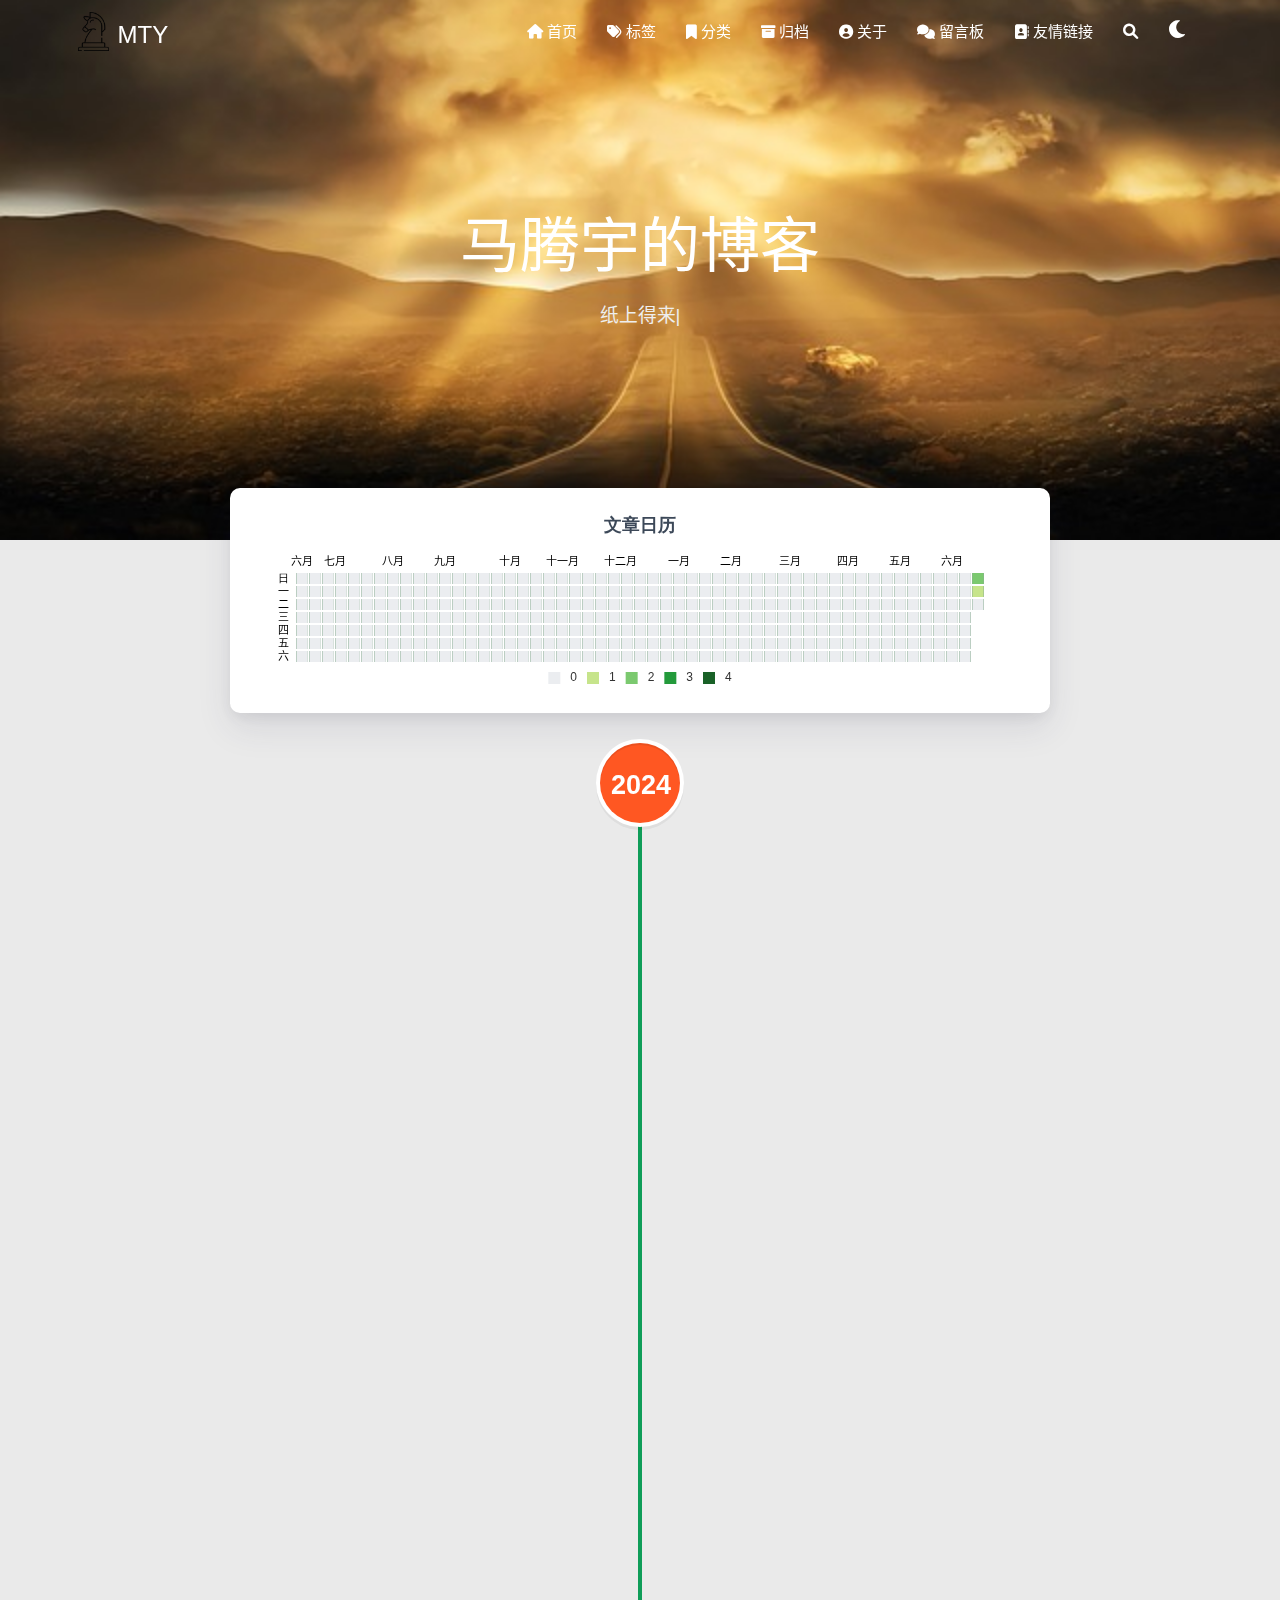
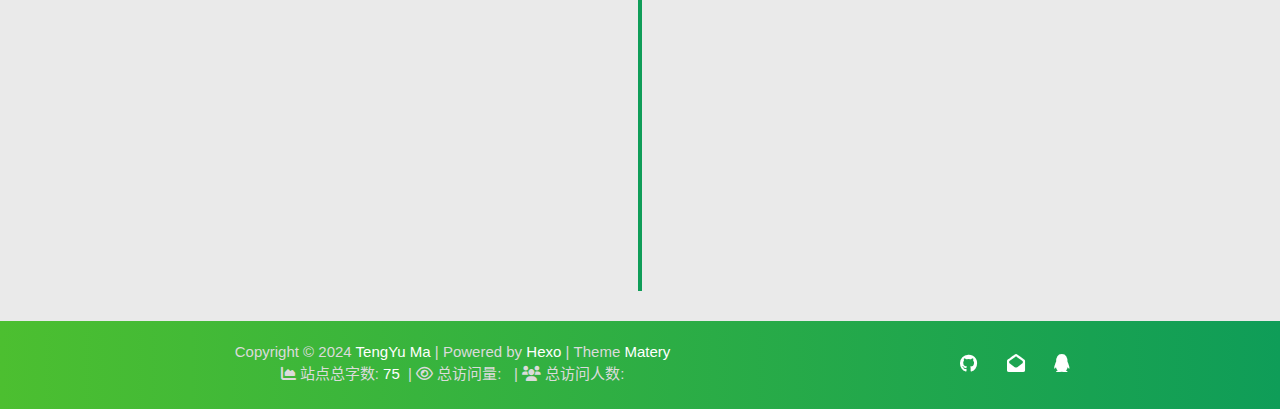
<file: archives/2024/06/index.html>
<!DOCTYPE HTML>
<html lang="zh-CN">


<head>
    <meta charset="utf-8">
    <meta name="keywords" content="归档: 2024/6, MTY">
    <meta name="description" content="MTY">
    <meta http-equiv="X-UA-Compatible" content="IE=edge">
    <meta name="viewport" content="width=device-width, initial-scale=1.0, user-scalable=no">
    <meta name="renderer" content="webkit|ie-stand|ie-comp">
    <meta name="mobile-web-app-capable" content="yes">
    <meta name="format-detection" content="telephone=no">
    <meta name="apple-mobile-web-app-capable" content="yes">
    <meta name="apple-mobile-web-app-status-bar-style" content="black-translucent">
    <meta name="referrer" content="no-referrer-when-downgrade">
    <!-- Global site tag (gtag.js) - Google Analytics -->


    <title>归档: 2024/6 | MTY</title>
    <link rel="icon" type="image/png" href="/favicon.png">
    


    <!-- bg-cover style     -->



<link rel="stylesheet" type="text/css" href="/libs/awesome/css/all.min.css">
<link rel="stylesheet" type="text/css" href="/libs/materialize/materialize.min.css">
<link rel="stylesheet" type="text/css" href="/libs/aos/aos.css">
<link rel="stylesheet" type="text/css" href="/libs/animate/animate.min.css">
<link rel="stylesheet" type="text/css" href="/libs/lightGallery/css/lightgallery.min.css">
<link rel="stylesheet" type="text/css" href="/css/matery.css">
<link rel="stylesheet" type="text/css" href="/css/my.css">
<link rel="stylesheet" type="text/css" href="/css/dark.css" media="none" onload="if(media!='all')media='all'">




    <link rel="stylesheet" href="/libs/tocbot/tocbot.css">
    <link rel="stylesheet" href="/css/post.css">




    
        <link rel="stylesheet" type="text/css" href="/css/reward.css">
    



    <script src="/libs/jquery/jquery-3.6.0.min.js"></script>

<meta name="generator" content="Hexo 7.2.0"></head>


<body>
    <header class="navbar-fixed">
    <nav id="headNav" class="bg-color nav-transparent">
        <div id="navContainer" class="nav-wrapper container">
            <div class="brand-logo">
                <a href="/" class="waves-effect waves-light">
                    
                    <img src="/medias/logo.png" class="logo-img" alt="LOGO">
                    
                    <span class="logo-span">MTY</span>
                </a>
            </div>
            

<a href="#" data-target="mobile-nav" class="sidenav-trigger button-collapse"><i class="fas fa-bars"></i></a>
<ul class="right nav-menu">
  
  <li class="hide-on-med-and-down nav-item">
    
    <a href="/" class="waves-effect waves-light">
      
      <i class="fas fa-home" style="zoom: 0.6;"></i>
      
      <span>首页</span>
    </a>
    
  </li>
  
  <li class="hide-on-med-and-down nav-item">
    
    <a href="/tags" class="waves-effect waves-light">
      
      <i class="fas fa-tags" style="zoom: 0.6;"></i>
      
      <span>标签</span>
    </a>
    
  </li>
  
  <li class="hide-on-med-and-down nav-item">
    
    <a href="/categories" class="waves-effect waves-light">
      
      <i class="fas fa-bookmark" style="zoom: 0.6;"></i>
      
      <span>分类</span>
    </a>
    
  </li>
  
  <li class="hide-on-med-and-down nav-item">
    
    <a href="/archives" class="waves-effect waves-light">
      
      <i class="fas fa-archive" style="zoom: 0.6;"></i>
      
      <span>归档</span>
    </a>
    
  </li>
  
  <li class="hide-on-med-and-down nav-item">
    
    <a href="/about" class="waves-effect waves-light">
      
      <i class="fas fa-user-circle" style="zoom: 0.6;"></i>
      
      <span>关于</span>
    </a>
    
  </li>
  
  <li class="hide-on-med-and-down nav-item">
    
    <a href="/contact" class="waves-effect waves-light">
      
      <i class="fas fa-comments" style="zoom: 0.6;"></i>
      
      <span>留言板</span>
    </a>
    
  </li>
  
  <li class="hide-on-med-and-down nav-item">
    
    <a href="/friends" class="waves-effect waves-light">
      
      <i class="fas fa-address-book" style="zoom: 0.6;"></i>
      
      <span>友情链接</span>
    </a>
    
  </li>
  
  <li>
    <a href="#searchModal" class="modal-trigger waves-effect waves-light">
      <i id="searchIcon" class="fas fa-search" title="搜索" style="zoom: 0.85;"></i>
    </a>
  </li>
  <li>
    <a href="javascript:;" class="waves-effect waves-light" onclick="switchNightMode()" title="深色/浅色模式" >
      <i id="sum-moon-icon" class="fas fa-sun" style="zoom: 0.85;"></i>
    </a>
  </li>
</ul>


<div id="mobile-nav" class="side-nav sidenav">

    <div class="mobile-head bg-color">
        
        <img src="/medias/logo.png" class="logo-img circle responsive-img">
        
        <div class="logo-name">MTY</div>
        <div class="logo-desc">
            
            Never really desperate, only the lost of the soul.
            
        </div>
    </div>

    <ul class="menu-list mobile-menu-list">
        
        <li class="m-nav-item">
	  
		<a href="/" class="waves-effect waves-light">
			
			    <i class="fa-fw fas fa-home"></i>
			
			首页
		</a>
          
        </li>
        
        <li class="m-nav-item">
	  
		<a href="/tags" class="waves-effect waves-light">
			
			    <i class="fa-fw fas fa-tags"></i>
			
			标签
		</a>
          
        </li>
        
        <li class="m-nav-item">
	  
		<a href="/categories" class="waves-effect waves-light">
			
			    <i class="fa-fw fas fa-bookmark"></i>
			
			分类
		</a>
          
        </li>
        
        <li class="m-nav-item">
	  
		<a href="/archives" class="waves-effect waves-light">
			
			    <i class="fa-fw fas fa-archive"></i>
			
			归档
		</a>
          
        </li>
        
        <li class="m-nav-item">
	  
		<a href="/about" class="waves-effect waves-light">
			
			    <i class="fa-fw fas fa-user-circle"></i>
			
			关于
		</a>
          
        </li>
        
        <li class="m-nav-item">
	  
		<a href="/contact" class="waves-effect waves-light">
			
			    <i class="fa-fw fas fa-comments"></i>
			
			留言板
		</a>
          
        </li>
        
        <li class="m-nav-item">
	  
		<a href="/friends" class="waves-effect waves-light">
			
			    <i class="fa-fw fas fa-address-book"></i>
			
			友情链接
		</a>
          
        </li>
        
        
        <li><div class="divider"></div></li>
        <li>
            <a href="https://github.com/matengyu888" class="waves-effect waves-light" target="_blank">
                <i class="fab fa-github-square fa-fw"></i>Fork Me
            </a>
        </li>
        
    </ul>
</div>


        </div>

        
            <style>
    .nav-transparent .github-corner {
        display: none !important;
    }

    .github-corner {
        position: absolute;
        z-index: 10;
        top: 0;
        right: 0;
        border: 0;
        transform: scale(1.1);
    }

    .github-corner svg {
        color: #0f9d58;
        fill: #fff;
        height: 64px;
        width: 64px;
    }

    .github-corner:hover .octo-arm {
        animation: a 0.56s ease-in-out;
    }

    .github-corner .octo-arm {
        animation: none;
    }

    @keyframes a {
        0%,
        to {
            transform: rotate(0);
        }
        20%,
        60% {
            transform: rotate(-25deg);
        }
        40%,
        80% {
            transform: rotate(10deg);
        }
    }
</style>

<a href="https://github.com/matengyu888" class="github-corner tooltipped hide-on-med-and-down" target="_blank"
   data-tooltip="Fork Me" data-position="left" data-delay="50">
    <svg viewBox="0 0 250 250" aria-hidden="true">
        <path d="M0,0 L115,115 L130,115 L142,142 L250,250 L250,0 Z"></path>
        <path d="M128.3,109.0 C113.8,99.7 119.0,89.6 119.0,89.6 C122.0,82.7 120.5,78.6 120.5,78.6 C119.2,72.0 123.4,76.3 123.4,76.3 C127.3,80.9 125.5,87.3 125.5,87.3 C122.9,97.6 130.6,101.9 134.4,103.2"
              fill="currentColor" style="transform-origin: 130px 106px;" class="octo-arm"></path>
        <path d="M115.0,115.0 C114.9,115.1 118.7,116.5 119.8,115.4 L133.7,101.6 C136.9,99.2 139.9,98.4 142.2,98.6 C133.8,88.0 127.5,74.4 143.8,58.0 C148.5,53.4 154.0,51.2 159.7,51.0 C160.3,49.4 163.2,43.6 171.4,40.1 C171.4,40.1 176.1,42.5 178.8,56.2 C183.1,58.6 187.2,61.8 190.9,65.4 C194.5,69.0 197.7,73.2 200.1,77.6 C213.8,80.2 216.3,84.9 216.3,84.9 C212.7,93.1 206.9,96.0 205.4,96.6 C205.1,102.4 203.0,107.8 198.3,112.5 C181.9,128.9 168.3,122.5 157.7,114.1 C157.9,116.9 156.7,120.9 152.7,124.9 L141.0,136.5 C139.8,137.7 141.6,141.9 141.8,141.8 Z"
              fill="currentColor" class="octo-body"></path>
    </svg>
</a>
        
    </nav>

</header>

    <div class="bg-cover pd-header about-cover">
    <div class="container">
    <div class="row">
    <div class="col s10 offset-s1 m8 offset-m2 l8 offset-l2">
        <div class="brand">
            <div class="title center-align">
                
                马腾宇的博客
                
            </div>

            <div class="description center-align">
                
                <span id="subtitle"></span>
                <script src="/libs/typed/typed.js"></script>
                <script>
                    var typed = new Typed("#subtitle", {
                        strings: [ 
                            
                                "纸上得来终觉浅，绝知此事要躬行",
                            
                        ],
                        startDelay: 300,
                        typeSpeed: 100,
                        loop: true,
                        backSpeed: 50,
                        showCursor: true
                    });
                </script>
                
            </div>
        </div>
    </div>
</div>


<script>
    // 每天切换 banner 图.  Switch banner image every day.
    var bannerUrl = "/medias/banner/" + new Date().getDay() + '.jpg';
    $('.bg-cover').css('background-image', 'url(' + bannerUrl + ')');
</script>
<script>
    
      var bannerUrl = "/medias/featureimages/" + Math.floor(Math.random() * 24) + '.jpg';
    
    $('.bg-cover.about-cover').css('background-image', 'url(' + bannerUrl + ')');

</script>


    </div>
</div>

<main class="content">

    
    <div class="container archive-calendar">
    <div class="card">
        <div id="post-calendar" class="card-content"></div>
    </div>
</div>

<script type="text/javascript" src="/libs/echarts/echarts.min.js"></script>
<script type="text/javascript">
    let myChart = echarts.init(document.getElementById('post-calendar'));

    

    let option = {
        title: {
            top: 0,
            text: '文章日历',
            left: 'center',
            textStyle: {
                color: '#3C4858'
            }
        },
        tooltip: {
            padding: 10,
            backgroundColor: '#555',
            borderColor: '#777',
            borderWidth: 1,
            formatter: function (obj) {
                var value = obj.value;
                return '<div style="font-size: 14px;">' + value[0] + '：' + value[1] + '</div>';
            }
        },
        visualMap: {
            show: true,
            showLabel: true,
            categories: [0, 1, 2, 3, 4],
            calculable: true,
            inRange: {
                symbol: 'rect',
                color: ['#ebedf0', '#c6e48b', '#7bc96f', '#239a3b', '#196127']
            },
            itemWidth: 12,
            itemHeight: 12,
            orient: 'horizontal',
            left: 'center',
            bottom: 0
        },
        calendar: [{
            left: 'center',
            range: ["2023-06-25", "2024-06-25"],
            cellSize: [13, 13],
            splitLine: {
                show: false
            },
            itemStyle: {
                color: '#196127',
                borderColor: '#fff',
                borderWidth: 2
            },
            yearLabel: {
                show: false
            },
            monthLabel: {
                nameMap: 'cn',
                fontSize: 11
            },
            dayLabel: {
                formatter: '{start}  1st',
                nameMap: 'cn',
                fontSize: 11
            }
        }],
        series: [{
            type: 'heatmap',
            coordinateSystem: 'calendar',
            calendarIndex: 0,
            data: [["2023-06-25", 0], ["2023-06-26", 0], ["2023-06-27", 0], ["2023-06-28", 0], ["2023-06-29", 0], ["2023-06-30", 0], ["2023-07-01", 0], ["2023-07-02", 0], ["2023-07-03", 0], ["2023-07-04", 0], ["2023-07-05", 0], ["2023-07-06", 0], ["2023-07-07", 0], ["2023-07-08", 0], ["2023-07-09", 0], ["2023-07-10", 0], ["2023-07-11", 0], ["2023-07-12", 0], ["2023-07-13", 0], ["2023-07-14", 0], ["2023-07-15", 0], ["2023-07-16", 0], ["2023-07-17", 0], ["2023-07-18", 0], ["2023-07-19", 0], ["2023-07-20", 0], ["2023-07-21", 0], ["2023-07-22", 0], ["2023-07-23", 0], ["2023-07-24", 0], ["2023-07-25", 0], ["2023-07-26", 0], ["2023-07-27", 0], ["2023-07-28", 0], ["2023-07-29", 0], ["2023-07-30", 0], ["2023-07-31", 0], ["2023-08-01", 0], ["2023-08-02", 0], ["2023-08-03", 0], ["2023-08-04", 0], ["2023-08-05", 0], ["2023-08-06", 0], ["2023-08-07", 0], ["2023-08-08", 0], ["2023-08-09", 0], ["2023-08-10", 0], ["2023-08-11", 0], ["2023-08-12", 0], ["2023-08-13", 0], ["2023-08-14", 0], ["2023-08-15", 0], ["2023-08-16", 0], ["2023-08-17", 0], ["2023-08-18", 0], ["2023-08-19", 0], ["2023-08-20", 0], ["2023-08-21", 0], ["2023-08-22", 0], ["2023-08-23", 0], ["2023-08-24", 0], ["2023-08-25", 0], ["2023-08-26", 0], ["2023-08-27", 0], ["2023-08-28", 0], ["2023-08-29", 0], ["2023-08-30", 0], ["2023-08-31", 0], ["2023-09-01", 0], ["2023-09-02", 0], ["2023-09-03", 0], ["2023-09-04", 0], ["2023-09-05", 0], ["2023-09-06", 0], ["2023-09-07", 0], ["2023-09-08", 0], ["2023-09-09", 0], ["2023-09-10", 0], ["2023-09-11", 0], ["2023-09-12", 0], ["2023-09-13", 0], ["2023-09-14", 0], ["2023-09-15", 0], ["2023-09-16", 0], ["2023-09-17", 0], ["2023-09-18", 0], ["2023-09-19", 0], ["2023-09-20", 0], ["2023-09-21", 0], ["2023-09-22", 0], ["2023-09-23", 0], ["2023-09-24", 0], ["2023-09-25", 0], ["2023-09-26", 0], ["2023-09-27", 0], ["2023-09-28", 0], ["2023-09-29", 0], ["2023-09-30", 0], ["2023-10-01", 0], ["2023-10-02", 0], ["2023-10-03", 0], ["2023-10-04", 0], ["2023-10-05", 0], ["2023-10-06", 0], ["2023-10-07", 0], ["2023-10-08", 0], ["2023-10-09", 0], ["2023-10-10", 0], ["2023-10-11", 0], ["2023-10-12", 0], ["2023-10-13", 0], ["2023-10-14", 0], ["2023-10-15", 0], ["2023-10-16", 0], ["2023-10-17", 0], ["2023-10-18", 0], ["2023-10-19", 0], ["2023-10-20", 0], ["2023-10-21", 0], ["2023-10-22", 0], ["2023-10-23", 0], ["2023-10-24", 0], ["2023-10-25", 0], ["2023-10-26", 0], ["2023-10-27", 0], ["2023-10-28", 0], ["2023-10-29", 0], ["2023-10-30", 0], ["2023-10-31", 0], ["2023-11-01", 0], ["2023-11-02", 0], ["2023-11-03", 0], ["2023-11-04", 0], ["2023-11-05", 0], ["2023-11-06", 0], ["2023-11-07", 0], ["2023-11-08", 0], ["2023-11-09", 0], ["2023-11-10", 0], ["2023-11-11", 0], ["2023-11-12", 0], ["2023-11-13", 0], ["2023-11-14", 0], ["2023-11-15", 0], ["2023-11-16", 0], ["2023-11-17", 0], ["2023-11-18", 0], ["2023-11-19", 0], ["2023-11-20", 0], ["2023-11-21", 0], ["2023-11-22", 0], ["2023-11-23", 0], ["2023-11-24", 0], ["2023-11-25", 0], ["2023-11-26", 0], ["2023-11-27", 0], ["2023-11-28", 0], ["2023-11-29", 0], ["2023-11-30", 0], ["2023-12-01", 0], ["2023-12-02", 0], ["2023-12-03", 0], ["2023-12-04", 0], ["2023-12-05", 0], ["2023-12-06", 0], ["2023-12-07", 0], ["2023-12-08", 0], ["2023-12-09", 0], ["2023-12-10", 0], ["2023-12-11", 0], ["2023-12-12", 0], ["2023-12-13", 0], ["2023-12-14", 0], ["2023-12-15", 0], ["2023-12-16", 0], ["2023-12-17", 0], ["2023-12-18", 0], ["2023-12-19", 0], ["2023-12-20", 0], ["2023-12-21", 0], ["2023-12-22", 0], ["2023-12-23", 0], ["2023-12-24", 0], ["2023-12-25", 0], ["2023-12-26", 0], ["2023-12-27", 0], ["2023-12-28", 0], ["2023-12-29", 0], ["2023-12-30", 0], ["2023-12-31", 0], ["2024-01-01", 0], ["2024-01-02", 0], ["2024-01-03", 0], ["2024-01-04", 0], ["2024-01-05", 0], ["2024-01-06", 0], ["2024-01-07", 0], ["2024-01-08", 0], ["2024-01-09", 0], ["2024-01-10", 0], ["2024-01-11", 0], ["2024-01-12", 0], ["2024-01-13", 0], ["2024-01-14", 0], ["2024-01-15", 0], ["2024-01-16", 0], ["2024-01-17", 0], ["2024-01-18", 0], ["2024-01-19", 0], ["2024-01-20", 0], ["2024-01-21", 0], ["2024-01-22", 0], ["2024-01-23", 0], ["2024-01-24", 0], ["2024-01-25", 0], ["2024-01-26", 0], ["2024-01-27", 0], ["2024-01-28", 0], ["2024-01-29", 0], ["2024-01-30", 0], ["2024-01-31", 0], ["2024-02-01", 0], ["2024-02-02", 0], ["2024-02-03", 0], ["2024-02-04", 0], ["2024-02-05", 0], ["2024-02-06", 0], ["2024-02-07", 0], ["2024-02-08", 0], ["2024-02-09", 0], ["2024-02-10", 0], ["2024-02-11", 0], ["2024-02-12", 0], ["2024-02-13", 0], ["2024-02-14", 0], ["2024-02-15", 0], ["2024-02-16", 0], ["2024-02-17", 0], ["2024-02-18", 0], ["2024-02-19", 0], ["2024-02-20", 0], ["2024-02-21", 0], ["2024-02-22", 0], ["2024-02-23", 0], ["2024-02-24", 0], ["2024-02-25", 0], ["2024-02-26", 0], ["2024-02-27", 0], ["2024-02-28", 0], ["2024-02-29", 0], ["2024-03-01", 0], ["2024-03-02", 0], ["2024-03-03", 0], ["2024-03-04", 0], ["2024-03-05", 0], ["2024-03-06", 0], ["2024-03-07", 0], ["2024-03-08", 0], ["2024-03-09", 0], ["2024-03-10", 0], ["2024-03-11", 0], ["2024-03-12", 0], ["2024-03-13", 0], ["2024-03-14", 0], ["2024-03-15", 0], ["2024-03-16", 0], ["2024-03-17", 0], ["2024-03-18", 0], ["2024-03-19", 0], ["2024-03-20", 0], ["2024-03-21", 0], ["2024-03-22", 0], ["2024-03-23", 0], ["2024-03-24", 0], ["2024-03-25", 0], ["2024-03-26", 0], ["2024-03-27", 0], ["2024-03-28", 0], ["2024-03-29", 0], ["2024-03-30", 0], ["2024-03-31", 0], ["2024-04-01", 0], ["2024-04-02", 0], ["2024-04-03", 0], ["2024-04-04", 0], ["2024-04-05", 0], ["2024-04-06", 0], ["2024-04-07", 0], ["2024-04-08", 0], ["2024-04-09", 0], ["2024-04-10", 0], ["2024-04-11", 0], ["2024-04-12", 0], ["2024-04-13", 0], ["2024-04-14", 0], ["2024-04-15", 0], ["2024-04-16", 0], ["2024-04-17", 0], ["2024-04-18", 0], ["2024-04-19", 0], ["2024-04-20", 0], ["2024-04-21", 0], ["2024-04-22", 0], ["2024-04-23", 0], ["2024-04-24", 0], ["2024-04-25", 0], ["2024-04-26", 0], ["2024-04-27", 0], ["2024-04-28", 0], ["2024-04-29", 0], ["2024-04-30", 0], ["2024-05-01", 0], ["2024-05-02", 0], ["2024-05-03", 0], ["2024-05-04", 0], ["2024-05-05", 0], ["2024-05-06", 0], ["2024-05-07", 0], ["2024-05-08", 0], ["2024-05-09", 0], ["2024-05-10", 0], ["2024-05-11", 0], ["2024-05-12", 0], ["2024-05-13", 0], ["2024-05-14", 0], ["2024-05-15", 0], ["2024-05-16", 0], ["2024-05-17", 0], ["2024-05-18", 0], ["2024-05-19", 0], ["2024-05-20", 0], ["2024-05-21", 0], ["2024-05-22", 0], ["2024-05-23", 0], ["2024-05-24", 0], ["2024-05-25", 0], ["2024-05-26", 0], ["2024-05-27", 0], ["2024-05-28", 0], ["2024-05-29", 0], ["2024-05-30", 0], ["2024-05-31", 0], ["2024-06-01", 0], ["2024-06-02", 0], ["2024-06-03", 0], ["2024-06-04", 0], ["2024-06-05", 0], ["2024-06-06", 0], ["2024-06-07", 0], ["2024-06-08", 0], ["2024-06-09", 0], ["2024-06-10", 0], ["2024-06-11", 0], ["2024-06-12", 0], ["2024-06-13", 0], ["2024-06-14", 0], ["2024-06-15", 0], ["2024-06-16", 0], ["2024-06-17", 0], ["2024-06-18", 0], ["2024-06-19", 0], ["2024-06-20", 0], ["2024-06-21", 0], ["2024-06-22", 0], ["2024-06-23", 2], ["2024-06-24", 1], ["2024-06-25", 0]]
        }]

    };

    myChart.setOption(option);
</script>

    

    

    <div id="cd-timeline" class="container">
        
        <div class="cd-timeline-block">

            
            
            
            <div class="cd-timeline-img year" data-aos="zoom-in-up">
                <a href="/archives/2024">2024</a>
            </div>
            

            
            
            
            <div class="cd-timeline-img month" data-aos="zoom-in-up">
                <a href="/archives/2024/06">06</a>
            </div>
            

            
            <div class="cd-timeline-img day" data-aos="zoom-in-up">
                <span>24</span>
            </div>
            <article class="cd-timeline-content" data-aos="fade-up">
                <div class="article col s12 m6">
                    <div class="card">
                        <a href="/2024/06/24/my-new-post/">
                            <div class="card-image">
                                
                                
                                <img src="/medias/featureimages/20.jpg" class="responsive-img" alt="My New Post">
                                
                                <span class="card-title">My New Post</span>
                            </div>
                        </a>
                        <div class="card-content article-content">
                            <div class="summary block-with-text">
                                
                                    
                                
                            </div>
                            <div class="publish-info">
                                <span class="publish-date">
                                    <i class="far fa-clock fa-fw icon-date"></i>2024-06-24
                                </span>
                                <span class="publish-author">
                                    
                                    <i class="fas fa-user fa-fw"></i>
                                    TengYu Ma
                                    
                                </span>
                            </div>
                        </div>

                        
                    </div>
                </div>
            </article>
        </div>
        
        <div class="cd-timeline-block">

            
            

            
            

            
            <div class="cd-timeline-img day" data-aos="zoom-in-up">
                <span>23</span>
            </div>
            <article class="cd-timeline-content" data-aos="fade-up">
                <div class="article col s12 m6">
                    <div class="card">
                        <a href="/2024/06/23/first/">
                            <div class="card-image">
                                
                                
                                <img src="/medias/featureimages/0.jpg" class="responsive-img" alt="first">
                                
                                <span class="card-title">first</span>
                            </div>
                        </a>
                        <div class="card-content article-content">
                            <div class="summary block-with-text">
                                
                                    
                                
                            </div>
                            <div class="publish-info">
                                <span class="publish-date">
                                    <i class="far fa-clock fa-fw icon-date"></i>2024-06-23
                                </span>
                                <span class="publish-author">
                                    
                                    <i class="fas fa-user fa-fw"></i>
                                    TengYu Ma
                                    
                                </span>
                            </div>
                        </div>

                        
                    </div>
                </div>
            </article>
        </div>
        
        <div class="cd-timeline-block">

            
            

            
            

            
            <div class="cd-timeline-img day" data-aos="zoom-in-up">
                <span>23</span>
            </div>
            <article class="cd-timeline-content" data-aos="fade-up">
                <div class="article col s12 m6">
                    <div class="card">
                        <a href="/2024/06/23/hello-world/">
                            <div class="card-image">
                                
                                
                                <img src="/medias/featureimages/12.jpg" class="responsive-img" alt="Hello World">
                                
                                <span class="card-title">Hello World</span>
                            </div>
                        </a>
                        <div class="card-content article-content">
                            <div class="summary block-with-text">
                                
                                    Welcome to Hexo! This is your very first post. Check documentation for more info. If you get any problems when using Hex
                                
                            </div>
                            <div class="publish-info">
                                <span class="publish-date">
                                    <i class="far fa-clock fa-fw icon-date"></i>2024-06-23
                                </span>
                                <span class="publish-author">
                                    
                                    <i class="fas fa-user fa-fw"></i>
                                    TengYu Ma
                                    
                                </span>
                            </div>
                        </div>

                        
                    </div>
                </div>
            </article>
        </div>
        
    </div>

</main>




    <footer class="page-footer bg-color">
    

    <div class="container row center-align"
         style="margin-bottom: 0px !important;">
        <div class="col s12 m8 l8 copy-right">
            Copyright&nbsp;&copy;
            
                <span id="year">2024</span>
            
            <a href="/about" target="_blank">TengYu Ma</a>
            |&nbsp;Powered by&nbsp;<a href="https://hexo.io/" target="_blank">Hexo</a>
            |&nbsp;Theme&nbsp;<a href="https://github.com/blinkfox/hexo-theme-matery" target="_blank">Matery</a>
            
            <br>
            
                &nbsp;<i class="fas fa-chart-area"></i>&nbsp;站点总字数:&nbsp;<span
                        class="white-color">75</span>
            
            
            
                
            
            
                <span id="busuanzi_container_site_pv">
                &nbsp;|&nbsp;<i class="far fa-eye"></i>&nbsp;总访问量:&nbsp;
                    <span id="busuanzi_value_site_pv" class="white-color"></span>
            </span>
            
            
                <span id="busuanzi_container_site_uv">
                &nbsp;|&nbsp;<i class="fas fa-users"></i>&nbsp;总访问人数:&nbsp;
                    <span id="busuanzi_value_site_uv" class="white-color"></span>
            </span>
            
            <br>

            <!-- 运行天数提醒. -->
            
            <br>
            
        </div>
        <div class="col s12 m4 l4 social-link social-statis">
    <a href="https://github.com/matengyu888" class="tooltipped" target="_blank" data-tooltip="访问我的GitHub" data-position="top" data-delay="50">
        <i class="fab fa-github"></i>
    </a>



    <a href="mailto:2064143983@qq.com" class="tooltipped" target="_blank" data-tooltip="邮件联系我" data-position="top" data-delay="50">
        <i class="fas fa-envelope-open"></i>
    </a>







    <a href="tencent://AddContact/?fromId=50&fromSubId=1&subcmd=all&uin=2064143983" class="tooltipped" target="_blank" data-tooltip="QQ联系我: 2064143983" data-position="top" data-delay="50">
        <i class="fab fa-qq"></i>
    </a>







</div>
    </div>
</footer>

<div class="progress-bar"></div>


    <!-- 搜索遮罩框 -->
<div id="searchModal" class="modal">
    <div class="modal-content">
        <div class="search-header">
            <span class="title"><i class="fas fa-search"></i>&nbsp;&nbsp;搜索</span>
            <input type="search" id="searchInput" name="s" placeholder="请输入搜索的关键字"
                   class="search-input">
        </div>
        <div id="searchResult"></div>
    </div>
</div>

<script type="text/javascript">
$(function () {
    var searchFunc = function (path, search_id, content_id) {
        'use strict';
        $.ajax({
            url: path,
            dataType: "xml",
            success: function (xmlResponse) {
                // get the contents from search data
                var datas = $("entry", xmlResponse).map(function () {
                    return {
                        title: $("title", this).text(),
                        content: $("content", this).text(),
                        url: $("url", this).text()
                    };
                }).get();
                var $input = document.getElementById(search_id);
                var $resultContent = document.getElementById(content_id);
                $input.addEventListener('input', function () {
                    var str = '<ul class=\"search-result-list\">';
                    var keywords = this.value.trim().toLowerCase().split(/[\s\-]+/);
                    $resultContent.innerHTML = "";
                    if (this.value.trim().length <= 0) {
                        return;
                    }
                    // perform local searching
                    datas.forEach(function (data) {
                        var isMatch = true;
                        var data_title = data.title.trim().toLowerCase();
                        var data_content = data.content.trim().replace(/<[^>]+>/g, "").toLowerCase();
                        var data_url = data.url;
                        data_url = data_url.indexOf('/') === 0 ? data.url : '/' + data_url;
                        var index_title = -1;
                        var index_content = -1;
                        var first_occur = -1;
                        // only match artiles with not empty titles and contents
                        if (data_title !== '' && data_content !== '') {
                            keywords.forEach(function (keyword, i) {
                                index_title = data_title.indexOf(keyword);
                                index_content = data_content.indexOf(keyword);
                                if (index_title < 0 && index_content < 0) {
                                    isMatch = false;
                                } else {
                                    if (index_content < 0) {
                                        index_content = 0;
                                    }
                                    if (i === 0) {
                                        first_occur = index_content;
                                    }
                                }
                            });
                        }
                        // show search results
                        if (isMatch) {
                            str += "<li><a href='" + data_url + "' class='search-result-title'>" + data_title + "</a>";
                            var content = data.content.trim().replace(/<[^>]+>/g, "");
                            if (first_occur >= 0) {
                                // cut out 100 characters
                                var start = first_occur - 20;
                                var end = first_occur + 80;
                                if (start < 0) {
                                    start = 0;
                                }
                                if (start === 0) {
                                    end = 100;
                                }
                                if (end > content.length) {
                                    end = content.length;
                                }
                                var match_content = content.substr(start, end);
                                // highlight all keywords
                                keywords.forEach(function (keyword) {
                                    var regS = new RegExp(keyword, "gi");
                                    match_content = match_content.replace(regS, "<em class=\"search-keyword\">" + keyword + "</em>");
                                });

                                str += "<p class=\"search-result\">" + match_content + "...</p>"
                            }
                            str += "</li>";
                        }
                    });
                    str += "</ul>";
                    $resultContent.innerHTML = str;
                });
            }
        });
    };

    searchFunc('/search.xml', 'searchInput', 'searchResult');
});
</script>

    <!-- 白天和黑夜主题 -->
<div class="stars-con">
    <div id="stars"></div>
    <div id="stars2"></div>
    <div id="stars3"></div>  
</div>

<script>
    function switchNightMode() {
        $('<div class="Cuteen_DarkSky"><div class="Cuteen_DarkPlanet"></div></div>').appendTo($('body')),
        setTimeout(function () {
            $('body').hasClass('DarkMode') 
            ? ($('body').removeClass('DarkMode'), localStorage.setItem('isDark', '0'), $('#sum-moon-icon').removeClass("fa-sun").addClass('fa-moon')) 
            : ($('body').addClass('DarkMode'), localStorage.setItem('isDark', '1'), $('#sum-moon-icon').addClass("fa-sun").removeClass('fa-moon')),
            
            setTimeout(function () {
            $('.Cuteen_DarkSky').fadeOut(1e3, function () {
                $(this).remove()
            })
            }, 2e3)
        })
    }
</script>

    <!-- 回到顶部按钮 -->
<div id="backTop" class="top-scroll">
    <a class="btn-floating btn-large waves-effect waves-light" href="#!">
        <i class="fas fa-arrow-up"></i>
    </a>
</div>


    <script src="/libs/materialize/materialize.min.js"></script>
    <script src="/libs/masonry/masonry.pkgd.min.js"></script>
    <script src="/libs/aos/aos.js"></script>
    <script src="/libs/scrollprogress/scrollProgress.min.js"></script>
    <script src="/libs/lightGallery/js/lightgallery-all.min.js"></script>
    <script src="/js/matery.js"></script>

    

    
    
    

    <!-- 雪花特效 -->
    

    <!-- 鼠标星星特效 -->
    

     
        <script src="https://ssl.captcha.qq.com/TCaptcha.js"></script>
        <script src="/libs/others/TencentCaptcha.js"></script>
        <button id="TencentCaptcha" data-appid="xxxxxxxxxx" data-cbfn="callback" type="button" hidden></button>
    

    <!-- Baidu Analytics -->

    <!-- Baidu Push -->

<script>
    (function () {
        var bp = document.createElement('script');
        var curProtocol = window.location.protocol.split(':')[0];
        if (curProtocol === 'https') {
            bp.src = 'https://zz.bdstatic.com/linksubmit/push.js';
        } else {
            bp.src = 'http://push.zhanzhang.baidu.com/push.js';
        }
        var s = document.getElementsByTagName("script")[0];
        s.parentNode.insertBefore(bp, s);
    })();
</script>

    
    <script src="/libs/others/clicklove.js" async="async"></script>
    
    
    <script async src="/libs/others/busuanzi.pure.mini.js"></script>
    

    

    

    <!--腾讯兔小巢-->
    
    

    

    

    
    <script src="/libs/instantpage/instantpage.js" type="module"></script>
    

</body>

</html>
</file>
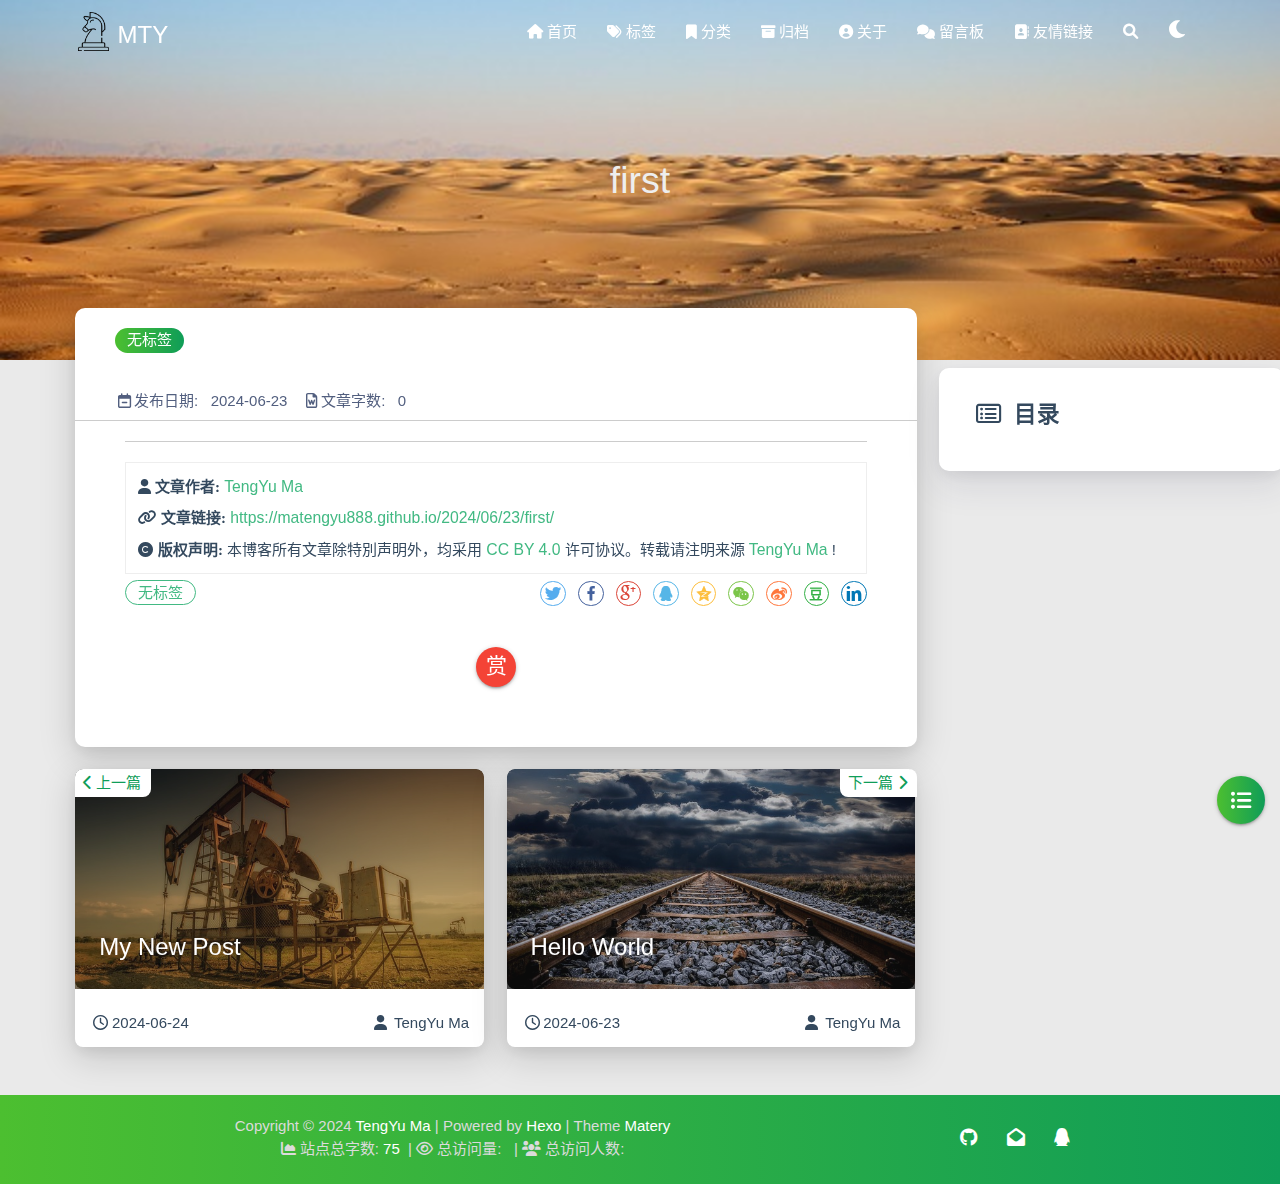
<file: 2024/06/23/first/index.html>
<!DOCTYPE HTML>
<html lang="zh-CN">


<head>
    <meta charset="utf-8">
    <meta name="keywords" content="first, MTY">
    <meta name="description" content="">
    <meta http-equiv="X-UA-Compatible" content="IE=edge">
    <meta name="viewport" content="width=device-width, initial-scale=1.0, user-scalable=no">
    <meta name="renderer" content="webkit|ie-stand|ie-comp">
    <meta name="mobile-web-app-capable" content="yes">
    <meta name="format-detection" content="telephone=no">
    <meta name="apple-mobile-web-app-capable" content="yes">
    <meta name="apple-mobile-web-app-status-bar-style" content="black-translucent">
    <meta name="referrer" content="no-referrer-when-downgrade">
    <!-- Global site tag (gtag.js) - Google Analytics -->


    <title>first | MTY</title>
    <link rel="icon" type="image/png" href="/favicon.png">
    


    <!-- bg-cover style     -->



<link rel="stylesheet" type="text/css" href="/libs/awesome/css/all.min.css">
<link rel="stylesheet" type="text/css" href="/libs/materialize/materialize.min.css">
<link rel="stylesheet" type="text/css" href="/libs/aos/aos.css">
<link rel="stylesheet" type="text/css" href="/libs/animate/animate.min.css">
<link rel="stylesheet" type="text/css" href="/libs/lightGallery/css/lightgallery.min.css">
<link rel="stylesheet" type="text/css" href="/css/matery.css">
<link rel="stylesheet" type="text/css" href="/css/my.css">
<link rel="stylesheet" type="text/css" href="/css/dark.css" media="none" onload="if(media!='all')media='all'">




    <link rel="stylesheet" href="/libs/tocbot/tocbot.css">
    <link rel="stylesheet" href="/css/post.css">




    
        <link rel="stylesheet" type="text/css" href="/css/reward.css">
    



    <script src="/libs/jquery/jquery-3.6.0.min.js"></script>

<meta name="generator" content="Hexo 7.2.0"></head>


<body>
    <header class="navbar-fixed">
    <nav id="headNav" class="bg-color nav-transparent">
        <div id="navContainer" class="nav-wrapper container">
            <div class="brand-logo">
                <a href="/" class="waves-effect waves-light">
                    
                    <img src="/medias/logo.png" class="logo-img" alt="LOGO">
                    
                    <span class="logo-span">MTY</span>
                </a>
            </div>
            

<a href="#" data-target="mobile-nav" class="sidenav-trigger button-collapse"><i class="fas fa-bars"></i></a>
<ul class="right nav-menu">
  
  <li class="hide-on-med-and-down nav-item">
    
    <a href="/" class="waves-effect waves-light">
      
      <i class="fas fa-home" style="zoom: 0.6;"></i>
      
      <span>首页</span>
    </a>
    
  </li>
  
  <li class="hide-on-med-and-down nav-item">
    
    <a href="/tags" class="waves-effect waves-light">
      
      <i class="fas fa-tags" style="zoom: 0.6;"></i>
      
      <span>标签</span>
    </a>
    
  </li>
  
  <li class="hide-on-med-and-down nav-item">
    
    <a href="/categories" class="waves-effect waves-light">
      
      <i class="fas fa-bookmark" style="zoom: 0.6;"></i>
      
      <span>分类</span>
    </a>
    
  </li>
  
  <li class="hide-on-med-and-down nav-item">
    
    <a href="/archives" class="waves-effect waves-light">
      
      <i class="fas fa-archive" style="zoom: 0.6;"></i>
      
      <span>归档</span>
    </a>
    
  </li>
  
  <li class="hide-on-med-and-down nav-item">
    
    <a href="/about" class="waves-effect waves-light">
      
      <i class="fas fa-user-circle" style="zoom: 0.6;"></i>
      
      <span>关于</span>
    </a>
    
  </li>
  
  <li class="hide-on-med-and-down nav-item">
    
    <a href="/contact" class="waves-effect waves-light">
      
      <i class="fas fa-comments" style="zoom: 0.6;"></i>
      
      <span>留言板</span>
    </a>
    
  </li>
  
  <li class="hide-on-med-and-down nav-item">
    
    <a href="/friends" class="waves-effect waves-light">
      
      <i class="fas fa-address-book" style="zoom: 0.6;"></i>
      
      <span>友情链接</span>
    </a>
    
  </li>
  
  <li>
    <a href="#searchModal" class="modal-trigger waves-effect waves-light">
      <i id="searchIcon" class="fas fa-search" title="搜索" style="zoom: 0.85;"></i>
    </a>
  </li>
  <li>
    <a href="javascript:;" class="waves-effect waves-light" onclick="switchNightMode()" title="深色/浅色模式" >
      <i id="sum-moon-icon" class="fas fa-sun" style="zoom: 0.85;"></i>
    </a>
  </li>
</ul>


<div id="mobile-nav" class="side-nav sidenav">

    <div class="mobile-head bg-color">
        
        <img src="/medias/logo.png" class="logo-img circle responsive-img">
        
        <div class="logo-name">MTY</div>
        <div class="logo-desc">
            
            Never really desperate, only the lost of the soul.
            
        </div>
    </div>

    <ul class="menu-list mobile-menu-list">
        
        <li class="m-nav-item">
	  
		<a href="/" class="waves-effect waves-light">
			
			    <i class="fa-fw fas fa-home"></i>
			
			首页
		</a>
          
        </li>
        
        <li class="m-nav-item">
	  
		<a href="/tags" class="waves-effect waves-light">
			
			    <i class="fa-fw fas fa-tags"></i>
			
			标签
		</a>
          
        </li>
        
        <li class="m-nav-item">
	  
		<a href="/categories" class="waves-effect waves-light">
			
			    <i class="fa-fw fas fa-bookmark"></i>
			
			分类
		</a>
          
        </li>
        
        <li class="m-nav-item">
	  
		<a href="/archives" class="waves-effect waves-light">
			
			    <i class="fa-fw fas fa-archive"></i>
			
			归档
		</a>
          
        </li>
        
        <li class="m-nav-item">
	  
		<a href="/about" class="waves-effect waves-light">
			
			    <i class="fa-fw fas fa-user-circle"></i>
			
			关于
		</a>
          
        </li>
        
        <li class="m-nav-item">
	  
		<a href="/contact" class="waves-effect waves-light">
			
			    <i class="fa-fw fas fa-comments"></i>
			
			留言板
		</a>
          
        </li>
        
        <li class="m-nav-item">
	  
		<a href="/friends" class="waves-effect waves-light">
			
			    <i class="fa-fw fas fa-address-book"></i>
			
			友情链接
		</a>
          
        </li>
        
        
        <li><div class="divider"></div></li>
        <li>
            <a href="https://github.com/matengyu888" class="waves-effect waves-light" target="_blank">
                <i class="fab fa-github-square fa-fw"></i>Fork Me
            </a>
        </li>
        
    </ul>
</div>


        </div>

        
            <style>
    .nav-transparent .github-corner {
        display: none !important;
    }

    .github-corner {
        position: absolute;
        z-index: 10;
        top: 0;
        right: 0;
        border: 0;
        transform: scale(1.1);
    }

    .github-corner svg {
        color: #0f9d58;
        fill: #fff;
        height: 64px;
        width: 64px;
    }

    .github-corner:hover .octo-arm {
        animation: a 0.56s ease-in-out;
    }

    .github-corner .octo-arm {
        animation: none;
    }

    @keyframes a {
        0%,
        to {
            transform: rotate(0);
        }
        20%,
        60% {
            transform: rotate(-25deg);
        }
        40%,
        80% {
            transform: rotate(10deg);
        }
    }
</style>

<a href="https://github.com/matengyu888" class="github-corner tooltipped hide-on-med-and-down" target="_blank"
   data-tooltip="Fork Me" data-position="left" data-delay="50">
    <svg viewBox="0 0 250 250" aria-hidden="true">
        <path d="M0,0 L115,115 L130,115 L142,142 L250,250 L250,0 Z"></path>
        <path d="M128.3,109.0 C113.8,99.7 119.0,89.6 119.0,89.6 C122.0,82.7 120.5,78.6 120.5,78.6 C119.2,72.0 123.4,76.3 123.4,76.3 C127.3,80.9 125.5,87.3 125.5,87.3 C122.9,97.6 130.6,101.9 134.4,103.2"
              fill="currentColor" style="transform-origin: 130px 106px;" class="octo-arm"></path>
        <path d="M115.0,115.0 C114.9,115.1 118.7,116.5 119.8,115.4 L133.7,101.6 C136.9,99.2 139.9,98.4 142.2,98.6 C133.8,88.0 127.5,74.4 143.8,58.0 C148.5,53.4 154.0,51.2 159.7,51.0 C160.3,49.4 163.2,43.6 171.4,40.1 C171.4,40.1 176.1,42.5 178.8,56.2 C183.1,58.6 187.2,61.8 190.9,65.4 C194.5,69.0 197.7,73.2 200.1,77.6 C213.8,80.2 216.3,84.9 216.3,84.9 C212.7,93.1 206.9,96.0 205.4,96.6 C205.1,102.4 203.0,107.8 198.3,112.5 C181.9,128.9 168.3,122.5 157.7,114.1 C157.9,116.9 156.7,120.9 152.7,124.9 L141.0,136.5 C139.8,137.7 141.6,141.9 141.8,141.8 Z"
              fill="currentColor" class="octo-body"></path>
    </svg>
</a>
        
    </nav>

</header>

    



<div class="bg-cover pd-header post-cover" style="background-image: url('/medias/featureimages/0.jpg')">
    <div class="container" style="right: 0px;left: 0px;">
        <div class="row">
            <div class="col s12 m12 l12">
                <div class="brand">
                    <h1 class="description center-align post-title">first</h1>
                </div>
            </div>
        </div>
    </div>
</div>




<main class="post-container content">

    
    <div class="row">
    <div id="main-content" class="col s12 m12 l9">
        <!-- 文章内容详情 -->
<div id="artDetail">
    <div class="card">
        <div class="card-content article-info">
            <div class="row tag-cate">
                <div class="col s7">
                    
                          <div class="article-tag">
                            <span class="chip bg-color">无标签</span>
                          </div>
                    
                </div>
                <div class="col s5 right-align">
                    
                </div>
            </div>

            <div class="post-info">
                
                <div class="post-date info-break-policy">
                    <i class="far fa-calendar-minus fa-fw"></i>发布日期:&nbsp;&nbsp;
                    2024-06-23
                </div>
                

                

                
                <div class="info-break-policy">
                    <i class="far fa-file-word fa-fw"></i>文章字数:&nbsp;&nbsp;
                    0
                </div>
                

                

                
            </div>
        </div>
        <hr class="clearfix">

        
        <!-- 是否加载使用自带的 prismjs. -->
        <link rel="stylesheet" href="/libs/prism/prism.min.css">
        

        

        <div class="card-content article-card-content">
            <div id="articleContent">
                
                
            </div>
            <hr/>

            

    <div class="reprint" id="reprint-statement">
        
            <div class="reprint__author">
                <span class="reprint-meta" style="font-weight: bold;">
                    <i class="fas fa-user">
                        文章作者:
                    </i>
                </span>
                <span class="reprint-info">
                    <a href="/about" rel="external nofollow noreferrer">TengYu Ma</a>
                </span>
            </div>
            <div class="reprint__type">
                <span class="reprint-meta" style="font-weight: bold;">
                    <i class="fas fa-link">
                        文章链接:
                    </i>
                </span>
                <span class="reprint-info">
                    <a href="https://matengyu888.github.io/2024/06/23/first/">https://matengyu888.github.io/2024/06/23/first/</a>
                </span>
            </div>
            <div class="reprint__notice">
                <span class="reprint-meta" style="font-weight: bold;">
                    <i class="fas fa-copyright">
                        版权声明:
                    </i>
                </span>
                <span class="reprint-info">
                    本博客所有文章除特別声明外，均采用
                    <a href="https://creativecommons.org/licenses/by/4.0/deed.zh" rel="external nofollow noreferrer" target="_blank">CC BY 4.0</a>
                    许可协议。转载请注明来源
                    <a href="/about" target="_blank">TengYu Ma</a>
                    !
                </span>
            </div>
        
    </div>

    <script async defer>
      document.addEventListener("copy", function (e) {
        let toastHTML = '<span>复制成功，请遵循本文的转载规则</span><button class="btn-flat toast-action" onclick="navToReprintStatement()" style="font-size: smaller">查看</a>';
        M.toast({html: toastHTML})
      });

      function navToReprintStatement() {
        $("html, body").animate({scrollTop: $("#reprint-statement").offset().top - 80}, 800);
      }
    </script>



            <div class="tag_share" style="display: block;">
                <div class="post-meta__tag-list" style="display: inline-block;">
                    
                        <div class="article-tag">
                            <span class="chip bg-color">无标签</span>
                        </div>
                    
                </div>
                <div class="post_share" style="zoom: 80%; width: fit-content; display: inline-block; float: right; margin: -0.15rem 0;">
                    <link rel="stylesheet" type="text/css" href="/libs/share/css/share.min.css">
<div id="article-share">

    
    <div class="social-share" data-sites="twitter,facebook,google,qq,qzone,wechat,weibo,douban,linkedin" data-wechat-qrcode-helper="<p>微信扫一扫即可分享！</p>"></div>
    <script src="/libs/share/js/social-share.min.js"></script>
    

    

</div>

                </div>
            </div>
            
                <div id="reward">
    <a href="#rewardModal" class="reward-link modal-trigger btn-floating btn-medium waves-effect waves-light red">赏</a>

    <!-- Modal Structure -->
    <div id="rewardModal" class="modal">
        <div class="modal-content">
            <a class="close modal-close"><i class="fas fa-times"></i></a>
            <h4 class="reward-title">你的赏识是我前进的动力</h4>
            <div class="reward-content">
                <div class="reward-tabs">
                    <ul class="tabs row">
                        <li class="tab col s6 alipay-tab waves-effect waves-light"><a href="#alipay">支付宝</a></li>
                        <li class="tab col s6 wechat-tab waves-effect waves-light"><a href="#wechat">微 信</a></li>
                    </ul>
                    <div id="alipay">
                        <img src="/medias/reward/alipay.jpg" class="reward-img" alt="支付宝打赏二维码">
                    </div>
                    <div id="wechat">
                        <img src="/medias/reward/wechat.png" class="reward-img" alt="微信打赏二维码">
                    </div>
                </div>
            </div>
        </div>
    </div>
</div>

<script>
    $(function () {
        $('.tabs').tabs();
    });
</script>

            
        </div>
    </div>

    

    

    

    

    

    

    

    

    

<article id="prenext-posts" class="prev-next articles">
    <div class="row article-row">
        
        <div class="article col s12 m6" data-aos="fade-up">
            <div class="article-badge left-badge text-color">
                <i class="fas fa-chevron-left"></i>&nbsp;上一篇</div>
            <div class="card">
                <a href="/2024/06/24/my-new-post/">
                    <div class="card-image">
                        
                        
                        <img src="/medias/featureimages/20.jpg" class="responsive-img" alt="My New Post">
                        
                        <span class="card-title">My New Post</span>
                    </div>
                </a>
                <div class="card-content article-content">
                    <div class="summary block-with-text">
                        
                            
                        
                    </div>
                    <div class="publish-info">
                        <span class="publish-date">
                            <i class="far fa-clock fa-fw icon-date"></i>2024-06-24
                        </span>
                        <span class="publish-author">
                            
                            <i class="fas fa-user fa-fw"></i>
                            TengYu Ma
                            
                        </span>
                    </div>
                </div>
                
            </div>
        </div>
        
        
        <div class="article col s12 m6" data-aos="fade-up">
            <div class="article-badge right-badge text-color">
                下一篇&nbsp;<i class="fas fa-chevron-right"></i>
            </div>
            <div class="card">
                <a href="/2024/06/23/hello-world/">
                    <div class="card-image">
                        
                        
                        <img src="/medias/featureimages/12.jpg" class="responsive-img" alt="Hello World">
                        
                        <span class="card-title">Hello World</span>
                    </div>
                </a>
                <div class="card-content article-content">
                    <div class="summary block-with-text">
                        
                            
                        
                    </div>
                    <div class="publish-info">
                            <span class="publish-date">
                                <i class="far fa-clock fa-fw icon-date"></i>2024-06-23
                            </span>
                        <span class="publish-author">
                            
                            <i class="fas fa-user fa-fw"></i>
                            TengYu Ma
                            
                        </span>
                    </div>
                </div>
                
            </div>
        </div>
        
    </div>
</article>

</div>



<!-- 代码块功能依赖 -->
<script type="text/javascript" src="/libs/codeBlock/codeBlockFuction.js"></script>


  <!-- 是否加载使用自带的 prismjs. -->
  <script type="text/javascript" src="/libs/prism/prism.min.js"></script>


<!-- 代码语言 -->

<script type="text/javascript" src="/libs/codeBlock/codeLang.js"></script>


<!-- 代码块复制 -->

<script type="text/javascript" src="/libs/codeBlock/codeCopy.js"></script>


<!-- 代码块收缩 -->

<script type="text/javascript" src="/libs/codeBlock/codeShrink.js"></script>



    </div>
    <div id="toc-aside" class="expanded col l3 hide-on-med-and-down">
        <div class="toc-widget card" style="background-color: white;">
            <div class="toc-title"><i class="far fa-list-alt"></i>&nbsp;&nbsp;目录</div>
            <div id="toc-content"></div>
        </div>
    </div>
</div>

<!-- TOC 悬浮按钮. -->

<div id="floating-toc-btn" class="hide-on-med-and-down">
    <a class="btn-floating btn-large bg-color">
        <i class="fas fa-list-ul"></i>
    </a>
</div>


<script src="/libs/tocbot/tocbot.min.js"></script>
<script>
    $(function () {
        tocbot.init({
            tocSelector: '#toc-content',
            contentSelector: '#articleContent',
            headingsOffset: -($(window).height() * 0.4 - 45),
            collapseDepth: Number('0'),
            headingSelector: 'h2, h3, h4'
        });

        // Set scroll toc fixed.
        let tocHeight = parseInt($(window).height() * 0.4 - 64);
        let $tocWidget = $('.toc-widget');
        $(window).scroll(function () {
            let scroll = $(window).scrollTop();
            /* add post toc fixed. */
            if (scroll > tocHeight) {
                $tocWidget.addClass('toc-fixed');
            } else {
                $tocWidget.removeClass('toc-fixed');
            }
        });

        
        /* 修复文章卡片 div 的宽度. */
        let fixPostCardWidth = function (srcId, targetId) {
            let srcDiv = $('#' + srcId);
            if (srcDiv.length === 0) {
                return;
            }

            let w = srcDiv.width();
            if (w >= 450) {
                w = w + 21;
            } else if (w >= 350 && w < 450) {
                w = w + 18;
            } else if (w >= 300 && w < 350) {
                w = w + 16;
            } else {
                w = w + 14;
            }
            $('#' + targetId).width(w);
        };

        // 切换TOC目录展开收缩的相关操作.
        const expandedClass = 'expanded';
        let $tocAside = $('#toc-aside');
        let $mainContent = $('#main-content');
        $('#floating-toc-btn .btn-floating').click(function () {
            if ($tocAside.hasClass(expandedClass)) {
                $tocAside.removeClass(expandedClass).hide();
                $mainContent.removeClass('l9');
            } else {
                $tocAside.addClass(expandedClass).show();
                $mainContent.addClass('l9');
            }
            fixPostCardWidth('artDetail', 'prenext-posts');
        });
        
    });
</script>

    

</main>




    <footer class="page-footer bg-color">
    

    <div class="container row center-align"
         style="margin-bottom: 0px !important;">
        <div class="col s12 m8 l8 copy-right">
            Copyright&nbsp;&copy;
            
                <span id="year">2024</span>
            
            <a href="/about" target="_blank">TengYu Ma</a>
            |&nbsp;Powered by&nbsp;<a href="https://hexo.io/" target="_blank">Hexo</a>
            |&nbsp;Theme&nbsp;<a href="https://github.com/blinkfox/hexo-theme-matery" target="_blank">Matery</a>
            
            <br>
            
                &nbsp;<i class="fas fa-chart-area"></i>&nbsp;站点总字数:&nbsp;<span
                        class="white-color">75</span>
            
            
            
                
            
            
                <span id="busuanzi_container_site_pv">
                &nbsp;|&nbsp;<i class="far fa-eye"></i>&nbsp;总访问量:&nbsp;
                    <span id="busuanzi_value_site_pv" class="white-color"></span>
            </span>
            
            
                <span id="busuanzi_container_site_uv">
                &nbsp;|&nbsp;<i class="fas fa-users"></i>&nbsp;总访问人数:&nbsp;
                    <span id="busuanzi_value_site_uv" class="white-color"></span>
            </span>
            
            <br>

            <!-- 运行天数提醒. -->
            
            <br>
            
        </div>
        <div class="col s12 m4 l4 social-link social-statis">
    <a href="https://github.com/matengyu888" class="tooltipped" target="_blank" data-tooltip="访问我的GitHub" data-position="top" data-delay="50">
        <i class="fab fa-github"></i>
    </a>



    <a href="mailto:2064143983@qq.com" class="tooltipped" target="_blank" data-tooltip="邮件联系我" data-position="top" data-delay="50">
        <i class="fas fa-envelope-open"></i>
    </a>







    <a href="tencent://AddContact/?fromId=50&fromSubId=1&subcmd=all&uin=2064143983" class="tooltipped" target="_blank" data-tooltip="QQ联系我: 2064143983" data-position="top" data-delay="50">
        <i class="fab fa-qq"></i>
    </a>







</div>
    </div>
</footer>

<div class="progress-bar"></div>


    <!-- 搜索遮罩框 -->
<div id="searchModal" class="modal">
    <div class="modal-content">
        <div class="search-header">
            <span class="title"><i class="fas fa-search"></i>&nbsp;&nbsp;搜索</span>
            <input type="search" id="searchInput" name="s" placeholder="请输入搜索的关键字"
                   class="search-input">
        </div>
        <div id="searchResult"></div>
    </div>
</div>

<script type="text/javascript">
$(function () {
    var searchFunc = function (path, search_id, content_id) {
        'use strict';
        $.ajax({
            url: path,
            dataType: "xml",
            success: function (xmlResponse) {
                // get the contents from search data
                var datas = $("entry", xmlResponse).map(function () {
                    return {
                        title: $("title", this).text(),
                        content: $("content", this).text(),
                        url: $("url", this).text()
                    };
                }).get();
                var $input = document.getElementById(search_id);
                var $resultContent = document.getElementById(content_id);
                $input.addEventListener('input', function () {
                    var str = '<ul class=\"search-result-list\">';
                    var keywords = this.value.trim().toLowerCase().split(/[\s\-]+/);
                    $resultContent.innerHTML = "";
                    if (this.value.trim().length <= 0) {
                        return;
                    }
                    // perform local searching
                    datas.forEach(function (data) {
                        var isMatch = true;
                        var data_title = data.title.trim().toLowerCase();
                        var data_content = data.content.trim().replace(/<[^>]+>/g, "").toLowerCase();
                        var data_url = data.url;
                        data_url = data_url.indexOf('/') === 0 ? data.url : '/' + data_url;
                        var index_title = -1;
                        var index_content = -1;
                        var first_occur = -1;
                        // only match artiles with not empty titles and contents
                        if (data_title !== '' && data_content !== '') {
                            keywords.forEach(function (keyword, i) {
                                index_title = data_title.indexOf(keyword);
                                index_content = data_content.indexOf(keyword);
                                if (index_title < 0 && index_content < 0) {
                                    isMatch = false;
                                } else {
                                    if (index_content < 0) {
                                        index_content = 0;
                                    }
                                    if (i === 0) {
                                        first_occur = index_content;
                                    }
                                }
                            });
                        }
                        // show search results
                        if (isMatch) {
                            str += "<li><a href='" + data_url + "' class='search-result-title'>" + data_title + "</a>";
                            var content = data.content.trim().replace(/<[^>]+>/g, "");
                            if (first_occur >= 0) {
                                // cut out 100 characters
                                var start = first_occur - 20;
                                var end = first_occur + 80;
                                if (start < 0) {
                                    start = 0;
                                }
                                if (start === 0) {
                                    end = 100;
                                }
                                if (end > content.length) {
                                    end = content.length;
                                }
                                var match_content = content.substr(start, end);
                                // highlight all keywords
                                keywords.forEach(function (keyword) {
                                    var regS = new RegExp(keyword, "gi");
                                    match_content = match_content.replace(regS, "<em class=\"search-keyword\">" + keyword + "</em>");
                                });

                                str += "<p class=\"search-result\">" + match_content + "...</p>"
                            }
                            str += "</li>";
                        }
                    });
                    str += "</ul>";
                    $resultContent.innerHTML = str;
                });
            }
        });
    };

    searchFunc('/search.xml', 'searchInput', 'searchResult');
});
</script>

    <!-- 白天和黑夜主题 -->
<div class="stars-con">
    <div id="stars"></div>
    <div id="stars2"></div>
    <div id="stars3"></div>  
</div>

<script>
    function switchNightMode() {
        $('<div class="Cuteen_DarkSky"><div class="Cuteen_DarkPlanet"></div></div>').appendTo($('body')),
        setTimeout(function () {
            $('body').hasClass('DarkMode') 
            ? ($('body').removeClass('DarkMode'), localStorage.setItem('isDark', '0'), $('#sum-moon-icon').removeClass("fa-sun").addClass('fa-moon')) 
            : ($('body').addClass('DarkMode'), localStorage.setItem('isDark', '1'), $('#sum-moon-icon').addClass("fa-sun").removeClass('fa-moon')),
            
            setTimeout(function () {
            $('.Cuteen_DarkSky').fadeOut(1e3, function () {
                $(this).remove()
            })
            }, 2e3)
        })
    }
</script>

    <!-- 回到顶部按钮 -->
<div id="backTop" class="top-scroll">
    <a class="btn-floating btn-large waves-effect waves-light" href="#!">
        <i class="fas fa-arrow-up"></i>
    </a>
</div>


    <script src="/libs/materialize/materialize.min.js"></script>
    <script src="/libs/masonry/masonry.pkgd.min.js"></script>
    <script src="/libs/aos/aos.js"></script>
    <script src="/libs/scrollprogress/scrollProgress.min.js"></script>
    <script src="/libs/lightGallery/js/lightgallery-all.min.js"></script>
    <script src="/js/matery.js"></script>

    

    
    
    

    <!-- 雪花特效 -->
    

    <!-- 鼠标星星特效 -->
    

     
        <script src="https://ssl.captcha.qq.com/TCaptcha.js"></script>
        <script src="/libs/others/TencentCaptcha.js"></script>
        <button id="TencentCaptcha" data-appid="xxxxxxxxxx" data-cbfn="callback" type="button" hidden></button>
    

    <!-- Baidu Analytics -->

    <!-- Baidu Push -->

<script>
    (function () {
        var bp = document.createElement('script');
        var curProtocol = window.location.protocol.split(':')[0];
        if (curProtocol === 'https') {
            bp.src = 'https://zz.bdstatic.com/linksubmit/push.js';
        } else {
            bp.src = 'http://push.zhanzhang.baidu.com/push.js';
        }
        var s = document.getElementsByTagName("script")[0];
        s.parentNode.insertBefore(bp, s);
    })();
</script>

    
    <script src="/libs/others/clicklove.js" async="async"></script>
    
    
    <script async src="/libs/others/busuanzi.pure.mini.js"></script>
    

    

    

    <!--腾讯兔小巢-->
    
    

    

    

    
    <script src="/libs/instantpage/instantpage.js" type="module"></script>
    

</body>

</html>
</file>
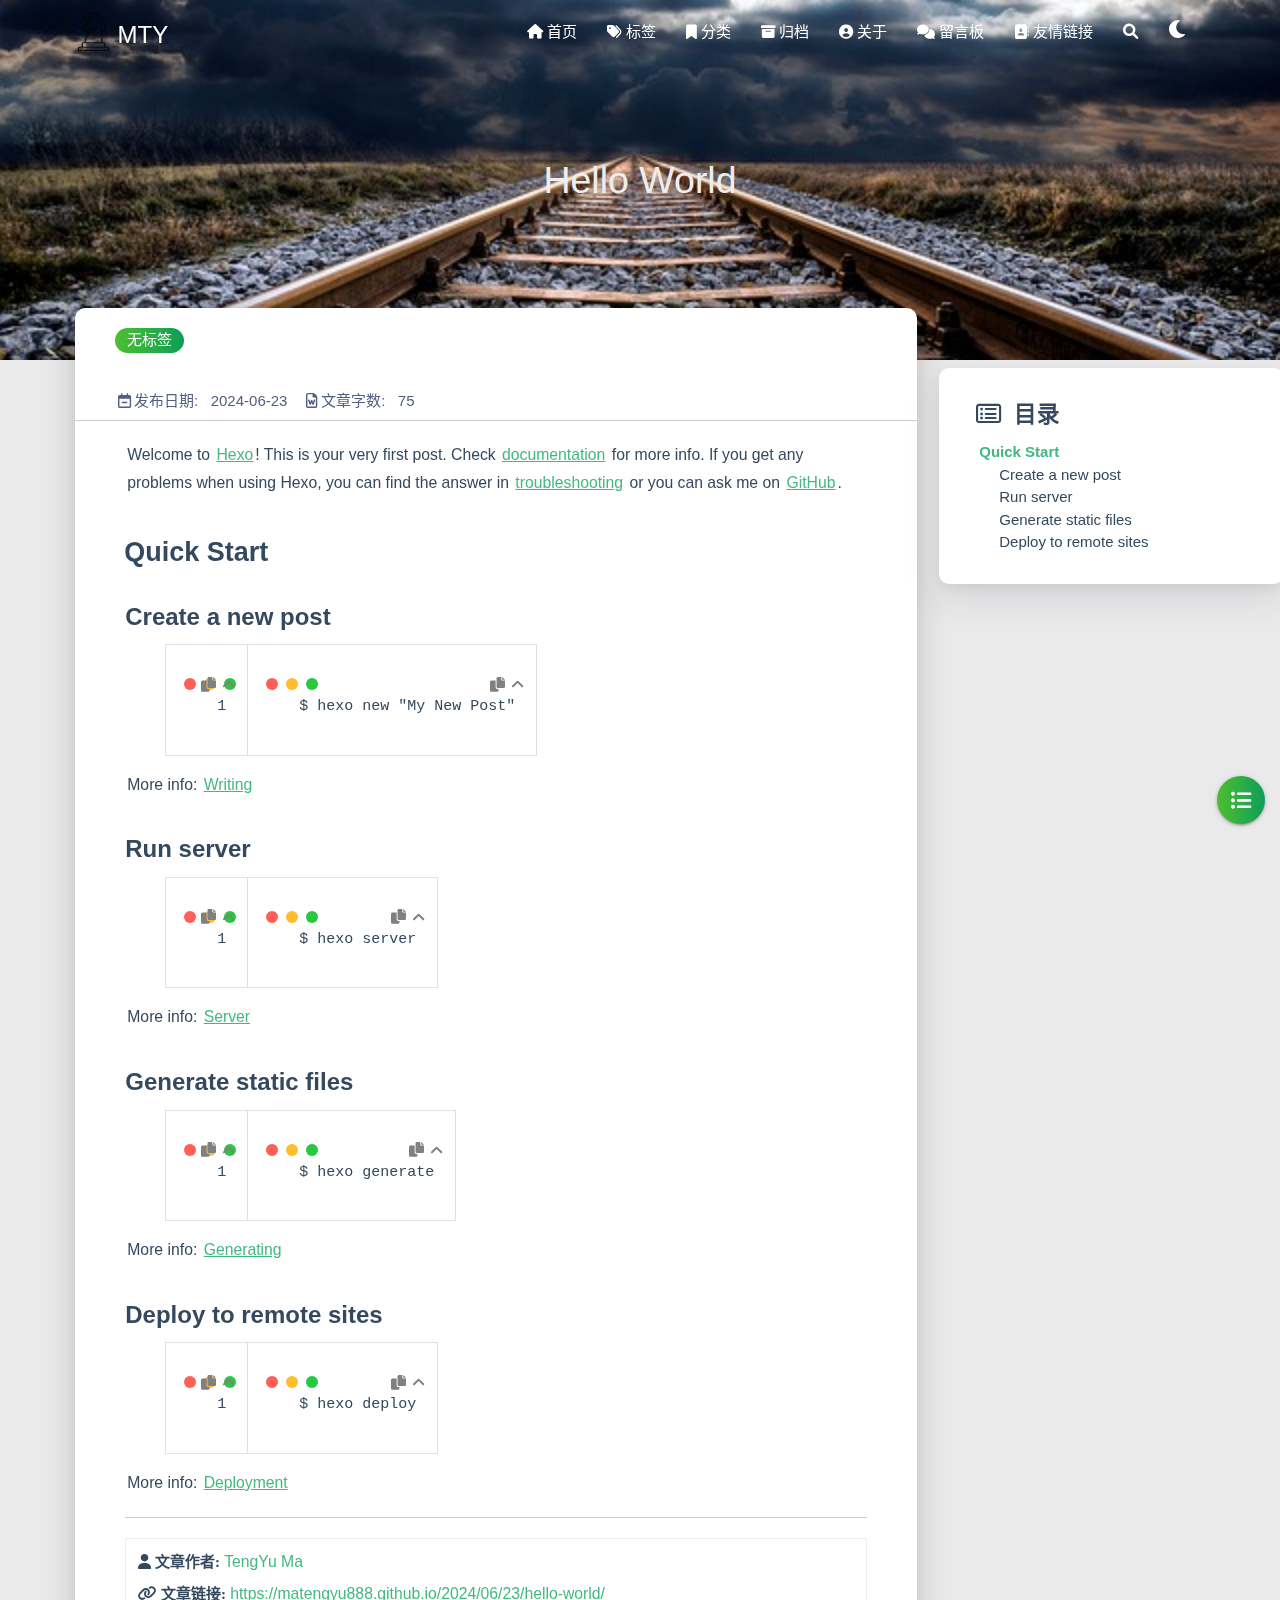
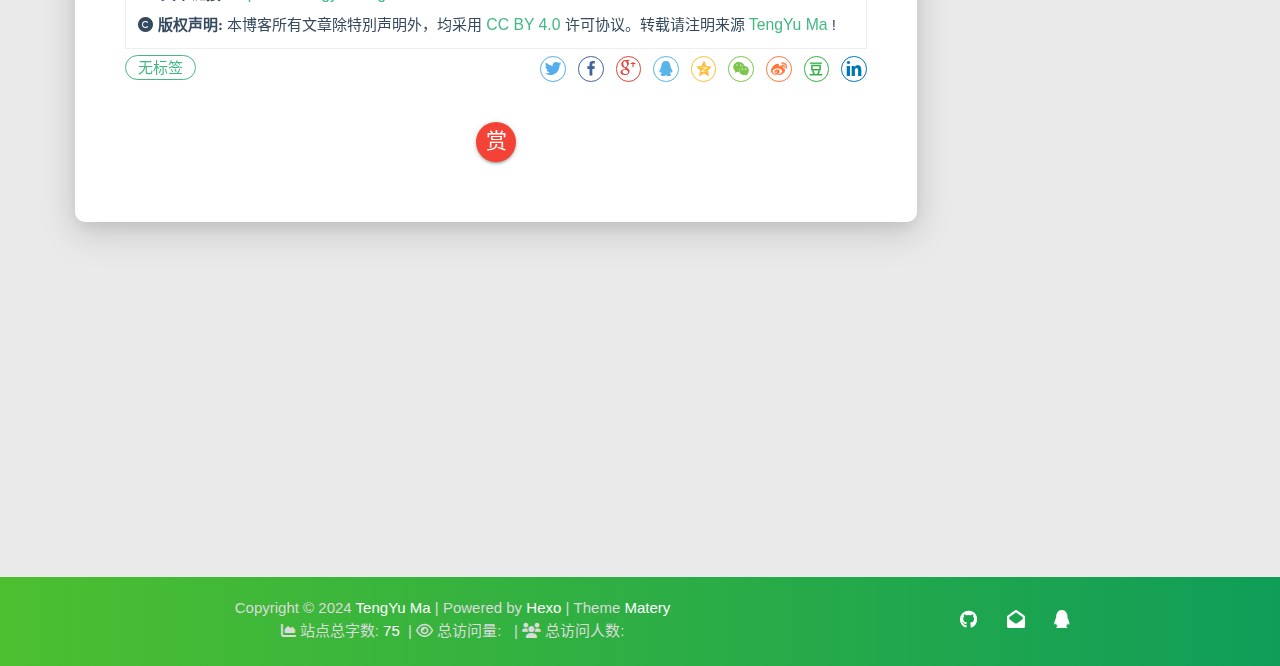
<file: 2024/06/23/hello-world/index.html>
<!DOCTYPE HTML>
<html lang="zh-CN">


<head>
    <meta charset="utf-8">
    <meta name="keywords" content="Hello World, MTY">
    <meta name="description" content="Welcome to Hexo! This is your very first post. Check documentation for more info. If you get any problems when using Hex">
    <meta http-equiv="X-UA-Compatible" content="IE=edge">
    <meta name="viewport" content="width=device-width, initial-scale=1.0, user-scalable=no">
    <meta name="renderer" content="webkit|ie-stand|ie-comp">
    <meta name="mobile-web-app-capable" content="yes">
    <meta name="format-detection" content="telephone=no">
    <meta name="apple-mobile-web-app-capable" content="yes">
    <meta name="apple-mobile-web-app-status-bar-style" content="black-translucent">
    <meta name="referrer" content="no-referrer-when-downgrade">
    <!-- Global site tag (gtag.js) - Google Analytics -->


    <title>Hello World | MTY</title>
    <link rel="icon" type="image/png" href="/favicon.png">
    


    <!-- bg-cover style     -->



<link rel="stylesheet" type="text/css" href="/libs/awesome/css/all.min.css">
<link rel="stylesheet" type="text/css" href="/libs/materialize/materialize.min.css">
<link rel="stylesheet" type="text/css" href="/libs/aos/aos.css">
<link rel="stylesheet" type="text/css" href="/libs/animate/animate.min.css">
<link rel="stylesheet" type="text/css" href="/libs/lightGallery/css/lightgallery.min.css">
<link rel="stylesheet" type="text/css" href="/css/matery.css">
<link rel="stylesheet" type="text/css" href="/css/my.css">
<link rel="stylesheet" type="text/css" href="/css/dark.css" media="none" onload="if(media!='all')media='all'">




    <link rel="stylesheet" href="/libs/tocbot/tocbot.css">
    <link rel="stylesheet" href="/css/post.css">




    
        <link rel="stylesheet" type="text/css" href="/css/reward.css">
    



    <script src="/libs/jquery/jquery-3.6.0.min.js"></script>

<meta name="generator" content="Hexo 7.2.0"></head>


<body>
    <header class="navbar-fixed">
    <nav id="headNav" class="bg-color nav-transparent">
        <div id="navContainer" class="nav-wrapper container">
            <div class="brand-logo">
                <a href="/" class="waves-effect waves-light">
                    
                    <img src="/medias/logo.png" class="logo-img" alt="LOGO">
                    
                    <span class="logo-span">MTY</span>
                </a>
            </div>
            

<a href="#" data-target="mobile-nav" class="sidenav-trigger button-collapse"><i class="fas fa-bars"></i></a>
<ul class="right nav-menu">
  
  <li class="hide-on-med-and-down nav-item">
    
    <a href="/" class="waves-effect waves-light">
      
      <i class="fas fa-home" style="zoom: 0.6;"></i>
      
      <span>首页</span>
    </a>
    
  </li>
  
  <li class="hide-on-med-and-down nav-item">
    
    <a href="/tags" class="waves-effect waves-light">
      
      <i class="fas fa-tags" style="zoom: 0.6;"></i>
      
      <span>标签</span>
    </a>
    
  </li>
  
  <li class="hide-on-med-and-down nav-item">
    
    <a href="/categories" class="waves-effect waves-light">
      
      <i class="fas fa-bookmark" style="zoom: 0.6;"></i>
      
      <span>分类</span>
    </a>
    
  </li>
  
  <li class="hide-on-med-and-down nav-item">
    
    <a href="/archives" class="waves-effect waves-light">
      
      <i class="fas fa-archive" style="zoom: 0.6;"></i>
      
      <span>归档</span>
    </a>
    
  </li>
  
  <li class="hide-on-med-and-down nav-item">
    
    <a href="/about" class="waves-effect waves-light">
      
      <i class="fas fa-user-circle" style="zoom: 0.6;"></i>
      
      <span>关于</span>
    </a>
    
  </li>
  
  <li class="hide-on-med-and-down nav-item">
    
    <a href="/contact" class="waves-effect waves-light">
      
      <i class="fas fa-comments" style="zoom: 0.6;"></i>
      
      <span>留言板</span>
    </a>
    
  </li>
  
  <li class="hide-on-med-and-down nav-item">
    
    <a href="/friends" class="waves-effect waves-light">
      
      <i class="fas fa-address-book" style="zoom: 0.6;"></i>
      
      <span>友情链接</span>
    </a>
    
  </li>
  
  <li>
    <a href="#searchModal" class="modal-trigger waves-effect waves-light">
      <i id="searchIcon" class="fas fa-search" title="搜索" style="zoom: 0.85;"></i>
    </a>
  </li>
  <li>
    <a href="javascript:;" class="waves-effect waves-light" onclick="switchNightMode()" title="深色/浅色模式" >
      <i id="sum-moon-icon" class="fas fa-sun" style="zoom: 0.85;"></i>
    </a>
  </li>
</ul>


<div id="mobile-nav" class="side-nav sidenav">

    <div class="mobile-head bg-color">
        
        <img src="/medias/logo.png" class="logo-img circle responsive-img">
        
        <div class="logo-name">MTY</div>
        <div class="logo-desc">
            
            Never really desperate, only the lost of the soul.
            
        </div>
    </div>

    <ul class="menu-list mobile-menu-list">
        
        <li class="m-nav-item">
	  
		<a href="/" class="waves-effect waves-light">
			
			    <i class="fa-fw fas fa-home"></i>
			
			首页
		</a>
          
        </li>
        
        <li class="m-nav-item">
	  
		<a href="/tags" class="waves-effect waves-light">
			
			    <i class="fa-fw fas fa-tags"></i>
			
			标签
		</a>
          
        </li>
        
        <li class="m-nav-item">
	  
		<a href="/categories" class="waves-effect waves-light">
			
			    <i class="fa-fw fas fa-bookmark"></i>
			
			分类
		</a>
          
        </li>
        
        <li class="m-nav-item">
	  
		<a href="/archives" class="waves-effect waves-light">
			
			    <i class="fa-fw fas fa-archive"></i>
			
			归档
		</a>
          
        </li>
        
        <li class="m-nav-item">
	  
		<a href="/about" class="waves-effect waves-light">
			
			    <i class="fa-fw fas fa-user-circle"></i>
			
			关于
		</a>
          
        </li>
        
        <li class="m-nav-item">
	  
		<a href="/contact" class="waves-effect waves-light">
			
			    <i class="fa-fw fas fa-comments"></i>
			
			留言板
		</a>
          
        </li>
        
        <li class="m-nav-item">
	  
		<a href="/friends" class="waves-effect waves-light">
			
			    <i class="fa-fw fas fa-address-book"></i>
			
			友情链接
		</a>
          
        </li>
        
        
        <li><div class="divider"></div></li>
        <li>
            <a href="https://github.com/matengyu888" class="waves-effect waves-light" target="_blank">
                <i class="fab fa-github-square fa-fw"></i>Fork Me
            </a>
        </li>
        
    </ul>
</div>


        </div>

        
            <style>
    .nav-transparent .github-corner {
        display: none !important;
    }

    .github-corner {
        position: absolute;
        z-index: 10;
        top: 0;
        right: 0;
        border: 0;
        transform: scale(1.1);
    }

    .github-corner svg {
        color: #0f9d58;
        fill: #fff;
        height: 64px;
        width: 64px;
    }

    .github-corner:hover .octo-arm {
        animation: a 0.56s ease-in-out;
    }

    .github-corner .octo-arm {
        animation: none;
    }

    @keyframes a {
        0%,
        to {
            transform: rotate(0);
        }
        20%,
        60% {
            transform: rotate(-25deg);
        }
        40%,
        80% {
            transform: rotate(10deg);
        }
    }
</style>

<a href="https://github.com/matengyu888" class="github-corner tooltipped hide-on-med-and-down" target="_blank"
   data-tooltip="Fork Me" data-position="left" data-delay="50">
    <svg viewBox="0 0 250 250" aria-hidden="true">
        <path d="M0,0 L115,115 L130,115 L142,142 L250,250 L250,0 Z"></path>
        <path d="M128.3,109.0 C113.8,99.7 119.0,89.6 119.0,89.6 C122.0,82.7 120.5,78.6 120.5,78.6 C119.2,72.0 123.4,76.3 123.4,76.3 C127.3,80.9 125.5,87.3 125.5,87.3 C122.9,97.6 130.6,101.9 134.4,103.2"
              fill="currentColor" style="transform-origin: 130px 106px;" class="octo-arm"></path>
        <path d="M115.0,115.0 C114.9,115.1 118.7,116.5 119.8,115.4 L133.7,101.6 C136.9,99.2 139.9,98.4 142.2,98.6 C133.8,88.0 127.5,74.4 143.8,58.0 C148.5,53.4 154.0,51.2 159.7,51.0 C160.3,49.4 163.2,43.6 171.4,40.1 C171.4,40.1 176.1,42.5 178.8,56.2 C183.1,58.6 187.2,61.8 190.9,65.4 C194.5,69.0 197.7,73.2 200.1,77.6 C213.8,80.2 216.3,84.9 216.3,84.9 C212.7,93.1 206.9,96.0 205.4,96.6 C205.1,102.4 203.0,107.8 198.3,112.5 C181.9,128.9 168.3,122.5 157.7,114.1 C157.9,116.9 156.7,120.9 152.7,124.9 L141.0,136.5 C139.8,137.7 141.6,141.9 141.8,141.8 Z"
              fill="currentColor" class="octo-body"></path>
    </svg>
</a>
        
    </nav>

</header>

    



<div class="bg-cover pd-header post-cover" style="background-image: url('/medias/featureimages/12.jpg')">
    <div class="container" style="right: 0px;left: 0px;">
        <div class="row">
            <div class="col s12 m12 l12">
                <div class="brand">
                    <h1 class="description center-align post-title">Hello World</h1>
                </div>
            </div>
        </div>
    </div>
</div>




<main class="post-container content">

    
    <div class="row">
    <div id="main-content" class="col s12 m12 l9">
        <!-- 文章内容详情 -->
<div id="artDetail">
    <div class="card">
        <div class="card-content article-info">
            <div class="row tag-cate">
                <div class="col s7">
                    
                          <div class="article-tag">
                            <span class="chip bg-color">无标签</span>
                          </div>
                    
                </div>
                <div class="col s5 right-align">
                    
                </div>
            </div>

            <div class="post-info">
                
                <div class="post-date info-break-policy">
                    <i class="far fa-calendar-minus fa-fw"></i>发布日期:&nbsp;&nbsp;
                    2024-06-23
                </div>
                

                

                
                <div class="info-break-policy">
                    <i class="far fa-file-word fa-fw"></i>文章字数:&nbsp;&nbsp;
                    75
                </div>
                

                

                
            </div>
        </div>
        <hr class="clearfix">

        
        <!-- 是否加载使用自带的 prismjs. -->
        <link rel="stylesheet" href="/libs/prism/prism.min.css">
        

        

        <div class="card-content article-card-content">
            <div id="articleContent">
                <p>Welcome to <a target="_blank" rel="noopener" href="https://hexo.io/">Hexo</a>! This is your very first post. Check <a target="_blank" rel="noopener" href="https://hexo.io/docs/">documentation</a> for more info. If you get any problems when using Hexo, you can find the answer in <a target="_blank" rel="noopener" href="https://hexo.io/docs/troubleshooting.html">troubleshooting</a> or you can ask me on <a target="_blank" rel="noopener" href="https://github.com/hexojs/hexo/issues">GitHub</a>.</p>
<h2 id="Quick-Start"><a href="#Quick-Start" class="headerlink" title="Quick Start"></a>Quick Start</h2><h3 id="Create-a-new-post"><a href="#Create-a-new-post" class="headerlink" title="Create a new post"></a>Create a new post</h3><figure class="highlight bash"><table><tr><td class="gutter"><pre><span class="line">1</span><br></pre></td><td class="code"><pre><span class="line">$ hexo new <span class="string">&quot;My New Post&quot;</span></span><br></pre></td></tr></table></figure>

<p>More info: <a target="_blank" rel="noopener" href="https://hexo.io/docs/writing.html">Writing</a></p>
<h3 id="Run-server"><a href="#Run-server" class="headerlink" title="Run server"></a>Run server</h3><figure class="highlight bash"><table><tr><td class="gutter"><pre><span class="line">1</span><br></pre></td><td class="code"><pre><span class="line">$ hexo server</span><br></pre></td></tr></table></figure>

<p>More info: <a target="_blank" rel="noopener" href="https://hexo.io/docs/server.html">Server</a></p>
<h3 id="Generate-static-files"><a href="#Generate-static-files" class="headerlink" title="Generate static files"></a>Generate static files</h3><figure class="highlight bash"><table><tr><td class="gutter"><pre><span class="line">1</span><br></pre></td><td class="code"><pre><span class="line">$ hexo generate</span><br></pre></td></tr></table></figure>

<p>More info: <a target="_blank" rel="noopener" href="https://hexo.io/docs/generating.html">Generating</a></p>
<h3 id="Deploy-to-remote-sites"><a href="#Deploy-to-remote-sites" class="headerlink" title="Deploy to remote sites"></a>Deploy to remote sites</h3><figure class="highlight bash"><table><tr><td class="gutter"><pre><span class="line">1</span><br></pre></td><td class="code"><pre><span class="line">$ hexo deploy</span><br></pre></td></tr></table></figure>

<p>More info: <a target="_blank" rel="noopener" href="https://hexo.io/docs/one-command-deployment.html">Deployment</a></p>

                
            </div>
            <hr/>

            

    <div class="reprint" id="reprint-statement">
        
            <div class="reprint__author">
                <span class="reprint-meta" style="font-weight: bold;">
                    <i class="fas fa-user">
                        文章作者:
                    </i>
                </span>
                <span class="reprint-info">
                    <a href="/about" rel="external nofollow noreferrer">TengYu Ma</a>
                </span>
            </div>
            <div class="reprint__type">
                <span class="reprint-meta" style="font-weight: bold;">
                    <i class="fas fa-link">
                        文章链接:
                    </i>
                </span>
                <span class="reprint-info">
                    <a href="https://matengyu888.github.io/2024/06/23/hello-world/">https://matengyu888.github.io/2024/06/23/hello-world/</a>
                </span>
            </div>
            <div class="reprint__notice">
                <span class="reprint-meta" style="font-weight: bold;">
                    <i class="fas fa-copyright">
                        版权声明:
                    </i>
                </span>
                <span class="reprint-info">
                    本博客所有文章除特別声明外，均采用
                    <a href="https://creativecommons.org/licenses/by/4.0/deed.zh" rel="external nofollow noreferrer" target="_blank">CC BY 4.0</a>
                    许可协议。转载请注明来源
                    <a href="/about" target="_blank">TengYu Ma</a>
                    !
                </span>
            </div>
        
    </div>

    <script async defer>
      document.addEventListener("copy", function (e) {
        let toastHTML = '<span>复制成功，请遵循本文的转载规则</span><button class="btn-flat toast-action" onclick="navToReprintStatement()" style="font-size: smaller">查看</a>';
        M.toast({html: toastHTML})
      });

      function navToReprintStatement() {
        $("html, body").animate({scrollTop: $("#reprint-statement").offset().top - 80}, 800);
      }
    </script>



            <div class="tag_share" style="display: block;">
                <div class="post-meta__tag-list" style="display: inline-block;">
                    
                        <div class="article-tag">
                            <span class="chip bg-color">无标签</span>
                        </div>
                    
                </div>
                <div class="post_share" style="zoom: 80%; width: fit-content; display: inline-block; float: right; margin: -0.15rem 0;">
                    <link rel="stylesheet" type="text/css" href="/libs/share/css/share.min.css">
<div id="article-share">

    
    <div class="social-share" data-sites="twitter,facebook,google,qq,qzone,wechat,weibo,douban,linkedin" data-wechat-qrcode-helper="<p>微信扫一扫即可分享！</p>"></div>
    <script src="/libs/share/js/social-share.min.js"></script>
    

    

</div>

                </div>
            </div>
            
                <div id="reward">
    <a href="#rewardModal" class="reward-link modal-trigger btn-floating btn-medium waves-effect waves-light red">赏</a>

    <!-- Modal Structure -->
    <div id="rewardModal" class="modal">
        <div class="modal-content">
            <a class="close modal-close"><i class="fas fa-times"></i></a>
            <h4 class="reward-title">你的赏识是我前进的动力</h4>
            <div class="reward-content">
                <div class="reward-tabs">
                    <ul class="tabs row">
                        <li class="tab col s6 alipay-tab waves-effect waves-light"><a href="#alipay">支付宝</a></li>
                        <li class="tab col s6 wechat-tab waves-effect waves-light"><a href="#wechat">微 信</a></li>
                    </ul>
                    <div id="alipay">
                        <img src="/medias/reward/alipay.jpg" class="reward-img" alt="支付宝打赏二维码">
                    </div>
                    <div id="wechat">
                        <img src="/medias/reward/wechat.png" class="reward-img" alt="微信打赏二维码">
                    </div>
                </div>
            </div>
        </div>
    </div>
</div>

<script>
    $(function () {
        $('.tabs').tabs();
    });
</script>

            
        </div>
    </div>

    

    

    

    

    

    

    

    

    

<article id="prenext-posts" class="prev-next articles">
    <div class="row article-row">
        
        <div class="article col s12 m6" data-aos="fade-up">
            <div class="article-badge left-badge text-color">
                <i class="fas fa-chevron-left"></i>&nbsp;上一篇</div>
            <div class="card">
                <a href="/2024/06/23/first/">
                    <div class="card-image">
                        
                        
                        <img src="/medias/featureimages/0.jpg" class="responsive-img" alt="first">
                        
                        <span class="card-title">first</span>
                    </div>
                </a>
                <div class="card-content article-content">
                    <div class="summary block-with-text">
                        
                            
                        
                    </div>
                    <div class="publish-info">
                        <span class="publish-date">
                            <i class="far fa-clock fa-fw icon-date"></i>2024-06-23
                        </span>
                        <span class="publish-author">
                            
                            <i class="fas fa-user fa-fw"></i>
                            TengYu Ma
                            
                        </span>
                    </div>
                </div>
                
            </div>
        </div>
        
        
        <div class="article col s12 m6" data-aos="fade-up">
            <div class="article-badge right-badge text-color">
                本篇&nbsp;<i class="far fa-dot-circle"></i>
            </div>
            <div class="card">
                <a href="/2024/06/23/hello-world/">
                    <div class="card-image">
                        
                        
                        <img src="/medias/featureimages/12.jpg" class="responsive-img" alt="Hello World">
                        
                        <span class="card-title">Hello World</span>
                    </div>
                </a>
                <div class="card-content article-content">
                    <div class="summary block-with-text">
                        
                            
                        
                    </div>
                    <div class="publish-info">
                            <span class="publish-date">
                                <i class="far fa-clock fa-fw icon-date"></i>2024-06-23
                            </span>
                        <span class="publish-author">
                            
                            <i class="fas fa-user fa-fw"></i>
                            TengYu Ma
                            
                        </span>
                    </div>
                </div>

                
            </div>
        </div>
        
    </div>
</article>

</div>



<!-- 代码块功能依赖 -->
<script type="text/javascript" src="/libs/codeBlock/codeBlockFuction.js"></script>


  <!-- 是否加载使用自带的 prismjs. -->
  <script type="text/javascript" src="/libs/prism/prism.min.js"></script>


<!-- 代码语言 -->

<script type="text/javascript" src="/libs/codeBlock/codeLang.js"></script>


<!-- 代码块复制 -->

<script type="text/javascript" src="/libs/codeBlock/codeCopy.js"></script>


<!-- 代码块收缩 -->

<script type="text/javascript" src="/libs/codeBlock/codeShrink.js"></script>



    </div>
    <div id="toc-aside" class="expanded col l3 hide-on-med-and-down">
        <div class="toc-widget card" style="background-color: white;">
            <div class="toc-title"><i class="far fa-list-alt"></i>&nbsp;&nbsp;目录</div>
            <div id="toc-content"></div>
        </div>
    </div>
</div>

<!-- TOC 悬浮按钮. -->

<div id="floating-toc-btn" class="hide-on-med-and-down">
    <a class="btn-floating btn-large bg-color">
        <i class="fas fa-list-ul"></i>
    </a>
</div>


<script src="/libs/tocbot/tocbot.min.js"></script>
<script>
    $(function () {
        tocbot.init({
            tocSelector: '#toc-content',
            contentSelector: '#articleContent',
            headingsOffset: -($(window).height() * 0.4 - 45),
            collapseDepth: Number('0'),
            headingSelector: 'h2, h3, h4'
        });

        // Set scroll toc fixed.
        let tocHeight = parseInt($(window).height() * 0.4 - 64);
        let $tocWidget = $('.toc-widget');
        $(window).scroll(function () {
            let scroll = $(window).scrollTop();
            /* add post toc fixed. */
            if (scroll > tocHeight) {
                $tocWidget.addClass('toc-fixed');
            } else {
                $tocWidget.removeClass('toc-fixed');
            }
        });

        
        /* 修复文章卡片 div 的宽度. */
        let fixPostCardWidth = function (srcId, targetId) {
            let srcDiv = $('#' + srcId);
            if (srcDiv.length === 0) {
                return;
            }

            let w = srcDiv.width();
            if (w >= 450) {
                w = w + 21;
            } else if (w >= 350 && w < 450) {
                w = w + 18;
            } else if (w >= 300 && w < 350) {
                w = w + 16;
            } else {
                w = w + 14;
            }
            $('#' + targetId).width(w);
        };

        // 切换TOC目录展开收缩的相关操作.
        const expandedClass = 'expanded';
        let $tocAside = $('#toc-aside');
        let $mainContent = $('#main-content');
        $('#floating-toc-btn .btn-floating').click(function () {
            if ($tocAside.hasClass(expandedClass)) {
                $tocAside.removeClass(expandedClass).hide();
                $mainContent.removeClass('l9');
            } else {
                $tocAside.addClass(expandedClass).show();
                $mainContent.addClass('l9');
            }
            fixPostCardWidth('artDetail', 'prenext-posts');
        });
        
    });
</script>

    

</main>




    <footer class="page-footer bg-color">
    

    <div class="container row center-align"
         style="margin-bottom: 0px !important;">
        <div class="col s12 m8 l8 copy-right">
            Copyright&nbsp;&copy;
            
                <span id="year">2024</span>
            
            <a href="/about" target="_blank">TengYu Ma</a>
            |&nbsp;Powered by&nbsp;<a href="https://hexo.io/" target="_blank">Hexo</a>
            |&nbsp;Theme&nbsp;<a href="https://github.com/blinkfox/hexo-theme-matery" target="_blank">Matery</a>
            
            <br>
            
                &nbsp;<i class="fas fa-chart-area"></i>&nbsp;站点总字数:&nbsp;<span
                        class="white-color">75</span>
            
            
            
                
            
            
                <span id="busuanzi_container_site_pv">
                &nbsp;|&nbsp;<i class="far fa-eye"></i>&nbsp;总访问量:&nbsp;
                    <span id="busuanzi_value_site_pv" class="white-color"></span>
            </span>
            
            
                <span id="busuanzi_container_site_uv">
                &nbsp;|&nbsp;<i class="fas fa-users"></i>&nbsp;总访问人数:&nbsp;
                    <span id="busuanzi_value_site_uv" class="white-color"></span>
            </span>
            
            <br>

            <!-- 运行天数提醒. -->
            
            <br>
            
        </div>
        <div class="col s12 m4 l4 social-link social-statis">
    <a href="https://github.com/matengyu888" class="tooltipped" target="_blank" data-tooltip="访问我的GitHub" data-position="top" data-delay="50">
        <i class="fab fa-github"></i>
    </a>



    <a href="mailto:2064143983@qq.com" class="tooltipped" target="_blank" data-tooltip="邮件联系我" data-position="top" data-delay="50">
        <i class="fas fa-envelope-open"></i>
    </a>







    <a href="tencent://AddContact/?fromId=50&fromSubId=1&subcmd=all&uin=2064143983" class="tooltipped" target="_blank" data-tooltip="QQ联系我: 2064143983" data-position="top" data-delay="50">
        <i class="fab fa-qq"></i>
    </a>







</div>
    </div>
</footer>

<div class="progress-bar"></div>


    <!-- 搜索遮罩框 -->
<div id="searchModal" class="modal">
    <div class="modal-content">
        <div class="search-header">
            <span class="title"><i class="fas fa-search"></i>&nbsp;&nbsp;搜索</span>
            <input type="search" id="searchInput" name="s" placeholder="请输入搜索的关键字"
                   class="search-input">
        </div>
        <div id="searchResult"></div>
    </div>
</div>

<script type="text/javascript">
$(function () {
    var searchFunc = function (path, search_id, content_id) {
        'use strict';
        $.ajax({
            url: path,
            dataType: "xml",
            success: function (xmlResponse) {
                // get the contents from search data
                var datas = $("entry", xmlResponse).map(function () {
                    return {
                        title: $("title", this).text(),
                        content: $("content", this).text(),
                        url: $("url", this).text()
                    };
                }).get();
                var $input = document.getElementById(search_id);
                var $resultContent = document.getElementById(content_id);
                $input.addEventListener('input', function () {
                    var str = '<ul class=\"search-result-list\">';
                    var keywords = this.value.trim().toLowerCase().split(/[\s\-]+/);
                    $resultContent.innerHTML = "";
                    if (this.value.trim().length <= 0) {
                        return;
                    }
                    // perform local searching
                    datas.forEach(function (data) {
                        var isMatch = true;
                        var data_title = data.title.trim().toLowerCase();
                        var data_content = data.content.trim().replace(/<[^>]+>/g, "").toLowerCase();
                        var data_url = data.url;
                        data_url = data_url.indexOf('/') === 0 ? data.url : '/' + data_url;
                        var index_title = -1;
                        var index_content = -1;
                        var first_occur = -1;
                        // only match artiles with not empty titles and contents
                        if (data_title !== '' && data_content !== '') {
                            keywords.forEach(function (keyword, i) {
                                index_title = data_title.indexOf(keyword);
                                index_content = data_content.indexOf(keyword);
                                if (index_title < 0 && index_content < 0) {
                                    isMatch = false;
                                } else {
                                    if (index_content < 0) {
                                        index_content = 0;
                                    }
                                    if (i === 0) {
                                        first_occur = index_content;
                                    }
                                }
                            });
                        }
                        // show search results
                        if (isMatch) {
                            str += "<li><a href='" + data_url + "' class='search-result-title'>" + data_title + "</a>";
                            var content = data.content.trim().replace(/<[^>]+>/g, "");
                            if (first_occur >= 0) {
                                // cut out 100 characters
                                var start = first_occur - 20;
                                var end = first_occur + 80;
                                if (start < 0) {
                                    start = 0;
                                }
                                if (start === 0) {
                                    end = 100;
                                }
                                if (end > content.length) {
                                    end = content.length;
                                }
                                var match_content = content.substr(start, end);
                                // highlight all keywords
                                keywords.forEach(function (keyword) {
                                    var regS = new RegExp(keyword, "gi");
                                    match_content = match_content.replace(regS, "<em class=\"search-keyword\">" + keyword + "</em>");
                                });

                                str += "<p class=\"search-result\">" + match_content + "...</p>"
                            }
                            str += "</li>";
                        }
                    });
                    str += "</ul>";
                    $resultContent.innerHTML = str;
                });
            }
        });
    };

    searchFunc('/search.xml', 'searchInput', 'searchResult');
});
</script>

    <!-- 白天和黑夜主题 -->
<div class="stars-con">
    <div id="stars"></div>
    <div id="stars2"></div>
    <div id="stars3"></div>  
</div>

<script>
    function switchNightMode() {
        $('<div class="Cuteen_DarkSky"><div class="Cuteen_DarkPlanet"></div></div>').appendTo($('body')),
        setTimeout(function () {
            $('body').hasClass('DarkMode') 
            ? ($('body').removeClass('DarkMode'), localStorage.setItem('isDark', '0'), $('#sum-moon-icon').removeClass("fa-sun").addClass('fa-moon')) 
            : ($('body').addClass('DarkMode'), localStorage.setItem('isDark', '1'), $('#sum-moon-icon').addClass("fa-sun").removeClass('fa-moon')),
            
            setTimeout(function () {
            $('.Cuteen_DarkSky').fadeOut(1e3, function () {
                $(this).remove()
            })
            }, 2e3)
        })
    }
</script>

    <!-- 回到顶部按钮 -->
<div id="backTop" class="top-scroll">
    <a class="btn-floating btn-large waves-effect waves-light" href="#!">
        <i class="fas fa-arrow-up"></i>
    </a>
</div>


    <script src="/libs/materialize/materialize.min.js"></script>
    <script src="/libs/masonry/masonry.pkgd.min.js"></script>
    <script src="/libs/aos/aos.js"></script>
    <script src="/libs/scrollprogress/scrollProgress.min.js"></script>
    <script src="/libs/lightGallery/js/lightgallery-all.min.js"></script>
    <script src="/js/matery.js"></script>

    

    
    
    

    <!-- 雪花特效 -->
    

    <!-- 鼠标星星特效 -->
    

     
        <script src="https://ssl.captcha.qq.com/TCaptcha.js"></script>
        <script src="/libs/others/TencentCaptcha.js"></script>
        <button id="TencentCaptcha" data-appid="xxxxxxxxxx" data-cbfn="callback" type="button" hidden></button>
    

    <!-- Baidu Analytics -->

    <!-- Baidu Push -->

<script>
    (function () {
        var bp = document.createElement('script');
        var curProtocol = window.location.protocol.split(':')[0];
        if (curProtocol === 'https') {
            bp.src = 'https://zz.bdstatic.com/linksubmit/push.js';
        } else {
            bp.src = 'http://push.zhanzhang.baidu.com/push.js';
        }
        var s = document.getElementsByTagName("script")[0];
        s.parentNode.insertBefore(bp, s);
    })();
</script>

    
    <script src="/libs/others/clicklove.js" async="async"></script>
    
    
    <script async src="/libs/others/busuanzi.pure.mini.js"></script>
    

    

    

    <!--腾讯兔小巢-->
    
    

    

    

    
    <script src="/libs/instantpage/instantpage.js" type="module"></script>
    

</body>

</html>
</file>
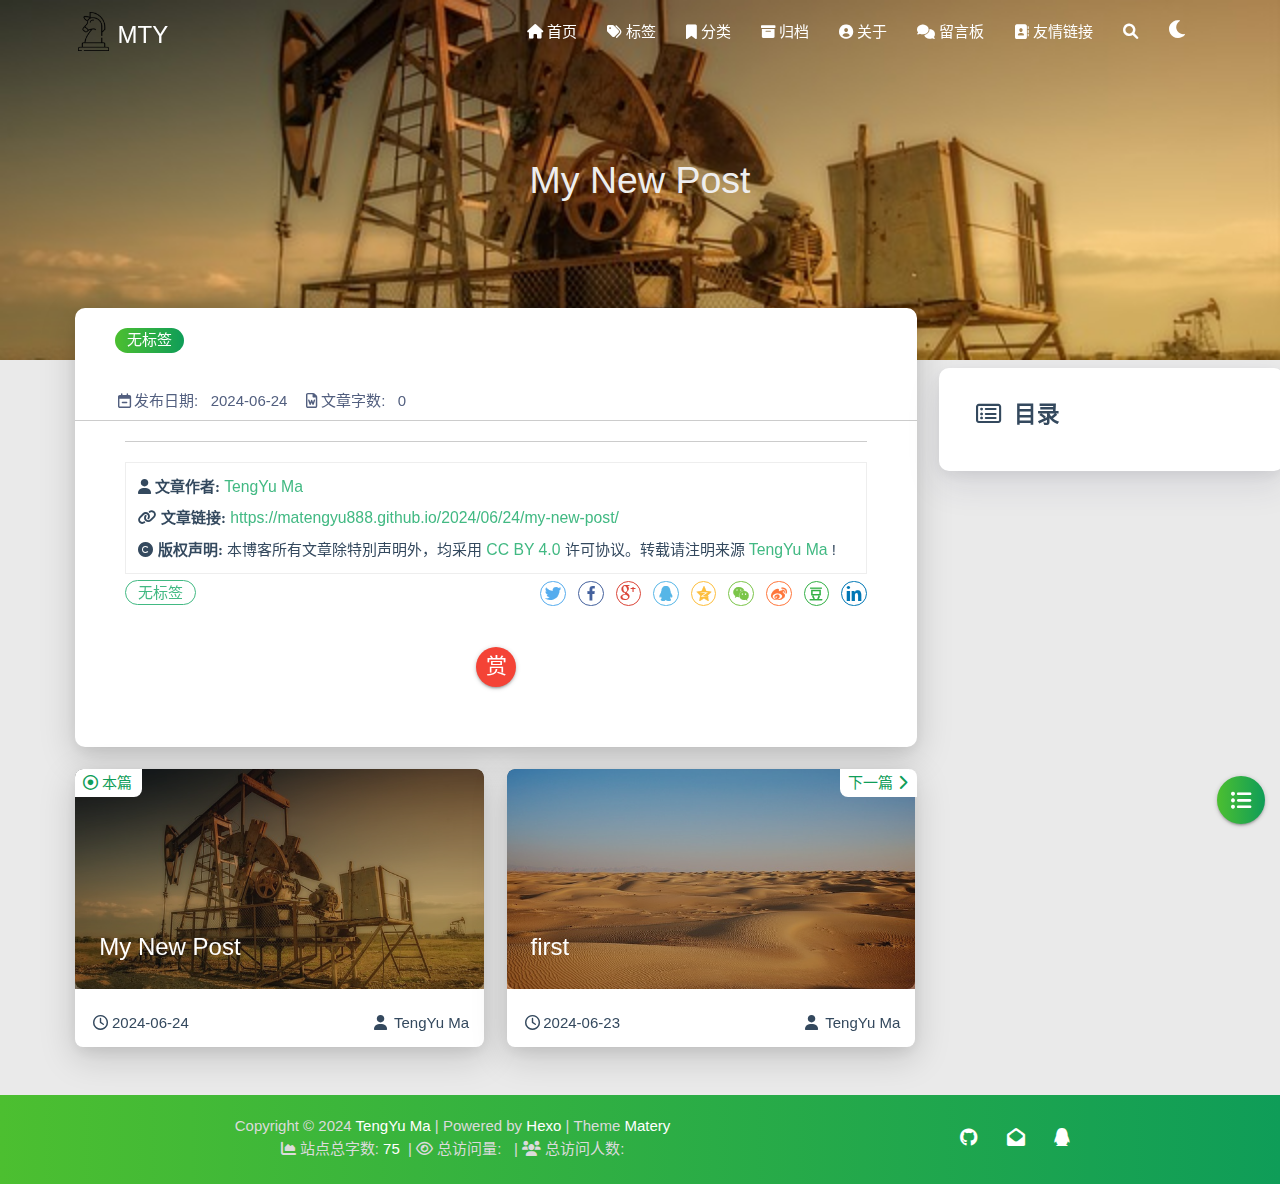
<file: 2024/06/24/My-New-Post/index.html>
<!DOCTYPE HTML>
<html lang="zh-CN">


<head>
    <meta charset="utf-8">
    <meta name="keywords" content="My New Post, MTY">
    <meta name="description" content="">
    <meta http-equiv="X-UA-Compatible" content="IE=edge">
    <meta name="viewport" content="width=device-width, initial-scale=1.0, user-scalable=no">
    <meta name="renderer" content="webkit|ie-stand|ie-comp">
    <meta name="mobile-web-app-capable" content="yes">
    <meta name="format-detection" content="telephone=no">
    <meta name="apple-mobile-web-app-capable" content="yes">
    <meta name="apple-mobile-web-app-status-bar-style" content="black-translucent">
    <meta name="referrer" content="no-referrer-when-downgrade">
    <!-- Global site tag (gtag.js) - Google Analytics -->


    <title>My New Post | MTY</title>
    <link rel="icon" type="image/png" href="/favicon.png">
    


    <!-- bg-cover style     -->



<link rel="stylesheet" type="text/css" href="/libs/awesome/css/all.min.css">
<link rel="stylesheet" type="text/css" href="/libs/materialize/materialize.min.css">
<link rel="stylesheet" type="text/css" href="/libs/aos/aos.css">
<link rel="stylesheet" type="text/css" href="/libs/animate/animate.min.css">
<link rel="stylesheet" type="text/css" href="/libs/lightGallery/css/lightgallery.min.css">
<link rel="stylesheet" type="text/css" href="/css/matery.css">
<link rel="stylesheet" type="text/css" href="/css/my.css">
<link rel="stylesheet" type="text/css" href="/css/dark.css" media="none" onload="if(media!='all')media='all'">




    <link rel="stylesheet" href="/libs/tocbot/tocbot.css">
    <link rel="stylesheet" href="/css/post.css">




    
        <link rel="stylesheet" type="text/css" href="/css/reward.css">
    



    <script src="/libs/jquery/jquery-3.6.0.min.js"></script>

<meta name="generator" content="Hexo 7.2.0"></head>


<body>
    <header class="navbar-fixed">
    <nav id="headNav" class="bg-color nav-transparent">
        <div id="navContainer" class="nav-wrapper container">
            <div class="brand-logo">
                <a href="/" class="waves-effect waves-light">
                    
                    <img src="/medias/logo.png" class="logo-img" alt="LOGO">
                    
                    <span class="logo-span">MTY</span>
                </a>
            </div>
            

<a href="#" data-target="mobile-nav" class="sidenav-trigger button-collapse"><i class="fas fa-bars"></i></a>
<ul class="right nav-menu">
  
  <li class="hide-on-med-and-down nav-item">
    
    <a href="/" class="waves-effect waves-light">
      
      <i class="fas fa-home" style="zoom: 0.6;"></i>
      
      <span>首页</span>
    </a>
    
  </li>
  
  <li class="hide-on-med-and-down nav-item">
    
    <a href="/tags" class="waves-effect waves-light">
      
      <i class="fas fa-tags" style="zoom: 0.6;"></i>
      
      <span>标签</span>
    </a>
    
  </li>
  
  <li class="hide-on-med-and-down nav-item">
    
    <a href="/categories" class="waves-effect waves-light">
      
      <i class="fas fa-bookmark" style="zoom: 0.6;"></i>
      
      <span>分类</span>
    </a>
    
  </li>
  
  <li class="hide-on-med-and-down nav-item">
    
    <a href="/archives" class="waves-effect waves-light">
      
      <i class="fas fa-archive" style="zoom: 0.6;"></i>
      
      <span>归档</span>
    </a>
    
  </li>
  
  <li class="hide-on-med-and-down nav-item">
    
    <a href="/about" class="waves-effect waves-light">
      
      <i class="fas fa-user-circle" style="zoom: 0.6;"></i>
      
      <span>关于</span>
    </a>
    
  </li>
  
  <li class="hide-on-med-and-down nav-item">
    
    <a href="/contact" class="waves-effect waves-light">
      
      <i class="fas fa-comments" style="zoom: 0.6;"></i>
      
      <span>留言板</span>
    </a>
    
  </li>
  
  <li class="hide-on-med-and-down nav-item">
    
    <a href="/friends" class="waves-effect waves-light">
      
      <i class="fas fa-address-book" style="zoom: 0.6;"></i>
      
      <span>友情链接</span>
    </a>
    
  </li>
  
  <li>
    <a href="#searchModal" class="modal-trigger waves-effect waves-light">
      <i id="searchIcon" class="fas fa-search" title="搜索" style="zoom: 0.85;"></i>
    </a>
  </li>
  <li>
    <a href="javascript:;" class="waves-effect waves-light" onclick="switchNightMode()" title="深色/浅色模式" >
      <i id="sum-moon-icon" class="fas fa-sun" style="zoom: 0.85;"></i>
    </a>
  </li>
</ul>


<div id="mobile-nav" class="side-nav sidenav">

    <div class="mobile-head bg-color">
        
        <img src="/medias/logo.png" class="logo-img circle responsive-img">
        
        <div class="logo-name">MTY</div>
        <div class="logo-desc">
            
            Never really desperate, only the lost of the soul.
            
        </div>
    </div>

    <ul class="menu-list mobile-menu-list">
        
        <li class="m-nav-item">
	  
		<a href="/" class="waves-effect waves-light">
			
			    <i class="fa-fw fas fa-home"></i>
			
			首页
		</a>
          
        </li>
        
        <li class="m-nav-item">
	  
		<a href="/tags" class="waves-effect waves-light">
			
			    <i class="fa-fw fas fa-tags"></i>
			
			标签
		</a>
          
        </li>
        
        <li class="m-nav-item">
	  
		<a href="/categories" class="waves-effect waves-light">
			
			    <i class="fa-fw fas fa-bookmark"></i>
			
			分类
		</a>
          
        </li>
        
        <li class="m-nav-item">
	  
		<a href="/archives" class="waves-effect waves-light">
			
			    <i class="fa-fw fas fa-archive"></i>
			
			归档
		</a>
          
        </li>
        
        <li class="m-nav-item">
	  
		<a href="/about" class="waves-effect waves-light">
			
			    <i class="fa-fw fas fa-user-circle"></i>
			
			关于
		</a>
          
        </li>
        
        <li class="m-nav-item">
	  
		<a href="/contact" class="waves-effect waves-light">
			
			    <i class="fa-fw fas fa-comments"></i>
			
			留言板
		</a>
          
        </li>
        
        <li class="m-nav-item">
	  
		<a href="/friends" class="waves-effect waves-light">
			
			    <i class="fa-fw fas fa-address-book"></i>
			
			友情链接
		</a>
          
        </li>
        
        
        <li><div class="divider"></div></li>
        <li>
            <a href="https://github.com/matengyu888" class="waves-effect waves-light" target="_blank">
                <i class="fab fa-github-square fa-fw"></i>Fork Me
            </a>
        </li>
        
    </ul>
</div>


        </div>

        
            <style>
    .nav-transparent .github-corner {
        display: none !important;
    }

    .github-corner {
        position: absolute;
        z-index: 10;
        top: 0;
        right: 0;
        border: 0;
        transform: scale(1.1);
    }

    .github-corner svg {
        color: #0f9d58;
        fill: #fff;
        height: 64px;
        width: 64px;
    }

    .github-corner:hover .octo-arm {
        animation: a 0.56s ease-in-out;
    }

    .github-corner .octo-arm {
        animation: none;
    }

    @keyframes a {
        0%,
        to {
            transform: rotate(0);
        }
        20%,
        60% {
            transform: rotate(-25deg);
        }
        40%,
        80% {
            transform: rotate(10deg);
        }
    }
</style>

<a href="https://github.com/matengyu888" class="github-corner tooltipped hide-on-med-and-down" target="_blank"
   data-tooltip="Fork Me" data-position="left" data-delay="50">
    <svg viewBox="0 0 250 250" aria-hidden="true">
        <path d="M0,0 L115,115 L130,115 L142,142 L250,250 L250,0 Z"></path>
        <path d="M128.3,109.0 C113.8,99.7 119.0,89.6 119.0,89.6 C122.0,82.7 120.5,78.6 120.5,78.6 C119.2,72.0 123.4,76.3 123.4,76.3 C127.3,80.9 125.5,87.3 125.5,87.3 C122.9,97.6 130.6,101.9 134.4,103.2"
              fill="currentColor" style="transform-origin: 130px 106px;" class="octo-arm"></path>
        <path d="M115.0,115.0 C114.9,115.1 118.7,116.5 119.8,115.4 L133.7,101.6 C136.9,99.2 139.9,98.4 142.2,98.6 C133.8,88.0 127.5,74.4 143.8,58.0 C148.5,53.4 154.0,51.2 159.7,51.0 C160.3,49.4 163.2,43.6 171.4,40.1 C171.4,40.1 176.1,42.5 178.8,56.2 C183.1,58.6 187.2,61.8 190.9,65.4 C194.5,69.0 197.7,73.2 200.1,77.6 C213.8,80.2 216.3,84.9 216.3,84.9 C212.7,93.1 206.9,96.0 205.4,96.6 C205.1,102.4 203.0,107.8 198.3,112.5 C181.9,128.9 168.3,122.5 157.7,114.1 C157.9,116.9 156.7,120.9 152.7,124.9 L141.0,136.5 C139.8,137.7 141.6,141.9 141.8,141.8 Z"
              fill="currentColor" class="octo-body"></path>
    </svg>
</a>
        
    </nav>

</header>

    



<div class="bg-cover pd-header post-cover" style="background-image: url('/medias/featureimages/20.jpg')">
    <div class="container" style="right: 0px;left: 0px;">
        <div class="row">
            <div class="col s12 m12 l12">
                <div class="brand">
                    <h1 class="description center-align post-title">My New Post</h1>
                </div>
            </div>
        </div>
    </div>
</div>




<main class="post-container content">

    
    <div class="row">
    <div id="main-content" class="col s12 m12 l9">
        <!-- 文章内容详情 -->
<div id="artDetail">
    <div class="card">
        <div class="card-content article-info">
            <div class="row tag-cate">
                <div class="col s7">
                    
                          <div class="article-tag">
                            <span class="chip bg-color">无标签</span>
                          </div>
                    
                </div>
                <div class="col s5 right-align">
                    
                </div>
            </div>

            <div class="post-info">
                
                <div class="post-date info-break-policy">
                    <i class="far fa-calendar-minus fa-fw"></i>发布日期:&nbsp;&nbsp;
                    2024-06-24
                </div>
                

                

                
                <div class="info-break-policy">
                    <i class="far fa-file-word fa-fw"></i>文章字数:&nbsp;&nbsp;
                    0
                </div>
                

                

                
            </div>
        </div>
        <hr class="clearfix">

        
        <!-- 是否加载使用自带的 prismjs. -->
        <link rel="stylesheet" href="/libs/prism/prism.min.css">
        

        

        <div class="card-content article-card-content">
            <div id="articleContent">
                
                
            </div>
            <hr/>

            

    <div class="reprint" id="reprint-statement">
        
            <div class="reprint__author">
                <span class="reprint-meta" style="font-weight: bold;">
                    <i class="fas fa-user">
                        文章作者:
                    </i>
                </span>
                <span class="reprint-info">
                    <a href="/about" rel="external nofollow noreferrer">TengYu Ma</a>
                </span>
            </div>
            <div class="reprint__type">
                <span class="reprint-meta" style="font-weight: bold;">
                    <i class="fas fa-link">
                        文章链接:
                    </i>
                </span>
                <span class="reprint-info">
                    <a href="https://matengyu888.github.io/2024/06/24/my-new-post/">https://matengyu888.github.io/2024/06/24/my-new-post/</a>
                </span>
            </div>
            <div class="reprint__notice">
                <span class="reprint-meta" style="font-weight: bold;">
                    <i class="fas fa-copyright">
                        版权声明:
                    </i>
                </span>
                <span class="reprint-info">
                    本博客所有文章除特別声明外，均采用
                    <a href="https://creativecommons.org/licenses/by/4.0/deed.zh" rel="external nofollow noreferrer" target="_blank">CC BY 4.0</a>
                    许可协议。转载请注明来源
                    <a href="/about" target="_blank">TengYu Ma</a>
                    !
                </span>
            </div>
        
    </div>

    <script async defer>
      document.addEventListener("copy", function (e) {
        let toastHTML = '<span>复制成功，请遵循本文的转载规则</span><button class="btn-flat toast-action" onclick="navToReprintStatement()" style="font-size: smaller">查看</a>';
        M.toast({html: toastHTML})
      });

      function navToReprintStatement() {
        $("html, body").animate({scrollTop: $("#reprint-statement").offset().top - 80}, 800);
      }
    </script>



            <div class="tag_share" style="display: block;">
                <div class="post-meta__tag-list" style="display: inline-block;">
                    
                        <div class="article-tag">
                            <span class="chip bg-color">无标签</span>
                        </div>
                    
                </div>
                <div class="post_share" style="zoom: 80%; width: fit-content; display: inline-block; float: right; margin: -0.15rem 0;">
                    <link rel="stylesheet" type="text/css" href="/libs/share/css/share.min.css">
<div id="article-share">

    
    <div class="social-share" data-sites="twitter,facebook,google,qq,qzone,wechat,weibo,douban,linkedin" data-wechat-qrcode-helper="<p>微信扫一扫即可分享！</p>"></div>
    <script src="/libs/share/js/social-share.min.js"></script>
    

    

</div>

                </div>
            </div>
            
                <div id="reward">
    <a href="#rewardModal" class="reward-link modal-trigger btn-floating btn-medium waves-effect waves-light red">赏</a>

    <!-- Modal Structure -->
    <div id="rewardModal" class="modal">
        <div class="modal-content">
            <a class="close modal-close"><i class="fas fa-times"></i></a>
            <h4 class="reward-title">你的赏识是我前进的动力</h4>
            <div class="reward-content">
                <div class="reward-tabs">
                    <ul class="tabs row">
                        <li class="tab col s6 alipay-tab waves-effect waves-light"><a href="#alipay">支付宝</a></li>
                        <li class="tab col s6 wechat-tab waves-effect waves-light"><a href="#wechat">微 信</a></li>
                    </ul>
                    <div id="alipay">
                        <img src="/medias/reward/alipay.jpg" class="reward-img" alt="支付宝打赏二维码">
                    </div>
                    <div id="wechat">
                        <img src="/medias/reward/wechat.png" class="reward-img" alt="微信打赏二维码">
                    </div>
                </div>
            </div>
        </div>
    </div>
</div>

<script>
    $(function () {
        $('.tabs').tabs();
    });
</script>

            
        </div>
    </div>

    

    

    

    

    

    

    

    

    

<article id="prenext-posts" class="prev-next articles">
    <div class="row article-row">
        
        <div class="article col s12 m6" data-aos="fade-up" data-aos="fade-up">
            <div class="article-badge left-badge text-color">
                <i class="far fa-dot-circle"></i>&nbsp;本篇
            </div>
            <div class="card">
                <a href="/2024/06/24/my-new-post/">
                    <div class="card-image">
                        
                        
                        <img src="/medias/featureimages/20.jpg" class="responsive-img" alt="My New Post">
                        
                        <span class="card-title">My New Post</span>
                    </div>
                </a>
                <div class="card-content article-content">
                    <div class="summary block-with-text">
                        
                            
                        
                    </div>
                    <div class="publish-info">
                            <span class="publish-date">
                                <i class="far fa-clock fa-fw icon-date"></i>2024-06-24
                            </span>
                        <span class="publish-author">
                            
                            <i class="fas fa-user fa-fw"></i>
                            TengYu Ma
                            
                        </span>
                    </div>
                </div>

                
            </div>
        </div>
        
        
        <div class="article col s12 m6" data-aos="fade-up">
            <div class="article-badge right-badge text-color">
                下一篇&nbsp;<i class="fas fa-chevron-right"></i>
            </div>
            <div class="card">
                <a href="/2024/06/23/first/">
                    <div class="card-image">
                        
                        
                        <img src="/medias/featureimages/0.jpg" class="responsive-img" alt="first">
                        
                        <span class="card-title">first</span>
                    </div>
                </a>
                <div class="card-content article-content">
                    <div class="summary block-with-text">
                        
                            
                        
                    </div>
                    <div class="publish-info">
                            <span class="publish-date">
                                <i class="far fa-clock fa-fw icon-date"></i>2024-06-23
                            </span>
                        <span class="publish-author">
                            
                            <i class="fas fa-user fa-fw"></i>
                            TengYu Ma
                            
                        </span>
                    </div>
                </div>
                
            </div>
        </div>
        
    </div>
</article>

</div>



<!-- 代码块功能依赖 -->
<script type="text/javascript" src="/libs/codeBlock/codeBlockFuction.js"></script>


  <!-- 是否加载使用自带的 prismjs. -->
  <script type="text/javascript" src="/libs/prism/prism.min.js"></script>


<!-- 代码语言 -->

<script type="text/javascript" src="/libs/codeBlock/codeLang.js"></script>


<!-- 代码块复制 -->

<script type="text/javascript" src="/libs/codeBlock/codeCopy.js"></script>


<!-- 代码块收缩 -->

<script type="text/javascript" src="/libs/codeBlock/codeShrink.js"></script>



    </div>
    <div id="toc-aside" class="expanded col l3 hide-on-med-and-down">
        <div class="toc-widget card" style="background-color: white;">
            <div class="toc-title"><i class="far fa-list-alt"></i>&nbsp;&nbsp;目录</div>
            <div id="toc-content"></div>
        </div>
    </div>
</div>

<!-- TOC 悬浮按钮. -->

<div id="floating-toc-btn" class="hide-on-med-and-down">
    <a class="btn-floating btn-large bg-color">
        <i class="fas fa-list-ul"></i>
    </a>
</div>


<script src="/libs/tocbot/tocbot.min.js"></script>
<script>
    $(function () {
        tocbot.init({
            tocSelector: '#toc-content',
            contentSelector: '#articleContent',
            headingsOffset: -($(window).height() * 0.4 - 45),
            collapseDepth: Number('0'),
            headingSelector: 'h2, h3, h4'
        });

        // Set scroll toc fixed.
        let tocHeight = parseInt($(window).height() * 0.4 - 64);
        let $tocWidget = $('.toc-widget');
        $(window).scroll(function () {
            let scroll = $(window).scrollTop();
            /* add post toc fixed. */
            if (scroll > tocHeight) {
                $tocWidget.addClass('toc-fixed');
            } else {
                $tocWidget.removeClass('toc-fixed');
            }
        });

        
        /* 修复文章卡片 div 的宽度. */
        let fixPostCardWidth = function (srcId, targetId) {
            let srcDiv = $('#' + srcId);
            if (srcDiv.length === 0) {
                return;
            }

            let w = srcDiv.width();
            if (w >= 450) {
                w = w + 21;
            } else if (w >= 350 && w < 450) {
                w = w + 18;
            } else if (w >= 300 && w < 350) {
                w = w + 16;
            } else {
                w = w + 14;
            }
            $('#' + targetId).width(w);
        };

        // 切换TOC目录展开收缩的相关操作.
        const expandedClass = 'expanded';
        let $tocAside = $('#toc-aside');
        let $mainContent = $('#main-content');
        $('#floating-toc-btn .btn-floating').click(function () {
            if ($tocAside.hasClass(expandedClass)) {
                $tocAside.removeClass(expandedClass).hide();
                $mainContent.removeClass('l9');
            } else {
                $tocAside.addClass(expandedClass).show();
                $mainContent.addClass('l9');
            }
            fixPostCardWidth('artDetail', 'prenext-posts');
        });
        
    });
</script>

    

</main>




    <footer class="page-footer bg-color">
    

    <div class="container row center-align"
         style="margin-bottom: 0px !important;">
        <div class="col s12 m8 l8 copy-right">
            Copyright&nbsp;&copy;
            
                <span id="year">2024</span>
            
            <a href="/about" target="_blank">TengYu Ma</a>
            |&nbsp;Powered by&nbsp;<a href="https://hexo.io/" target="_blank">Hexo</a>
            |&nbsp;Theme&nbsp;<a href="https://github.com/blinkfox/hexo-theme-matery" target="_blank">Matery</a>
            
            <br>
            
                &nbsp;<i class="fas fa-chart-area"></i>&nbsp;站点总字数:&nbsp;<span
                        class="white-color">75</span>
            
            
            
                
            
            
                <span id="busuanzi_container_site_pv">
                &nbsp;|&nbsp;<i class="far fa-eye"></i>&nbsp;总访问量:&nbsp;
                    <span id="busuanzi_value_site_pv" class="white-color"></span>
            </span>
            
            
                <span id="busuanzi_container_site_uv">
                &nbsp;|&nbsp;<i class="fas fa-users"></i>&nbsp;总访问人数:&nbsp;
                    <span id="busuanzi_value_site_uv" class="white-color"></span>
            </span>
            
            <br>

            <!-- 运行天数提醒. -->
            
            <br>
            
        </div>
        <div class="col s12 m4 l4 social-link social-statis">
    <a href="https://github.com/matengyu888" class="tooltipped" target="_blank" data-tooltip="访问我的GitHub" data-position="top" data-delay="50">
        <i class="fab fa-github"></i>
    </a>



    <a href="mailto:2064143983@qq.com" class="tooltipped" target="_blank" data-tooltip="邮件联系我" data-position="top" data-delay="50">
        <i class="fas fa-envelope-open"></i>
    </a>







    <a href="tencent://AddContact/?fromId=50&fromSubId=1&subcmd=all&uin=2064143983" class="tooltipped" target="_blank" data-tooltip="QQ联系我: 2064143983" data-position="top" data-delay="50">
        <i class="fab fa-qq"></i>
    </a>







</div>
    </div>
</footer>

<div class="progress-bar"></div>


    <!-- 搜索遮罩框 -->
<div id="searchModal" class="modal">
    <div class="modal-content">
        <div class="search-header">
            <span class="title"><i class="fas fa-search"></i>&nbsp;&nbsp;搜索</span>
            <input type="search" id="searchInput" name="s" placeholder="请输入搜索的关键字"
                   class="search-input">
        </div>
        <div id="searchResult"></div>
    </div>
</div>

<script type="text/javascript">
$(function () {
    var searchFunc = function (path, search_id, content_id) {
        'use strict';
        $.ajax({
            url: path,
            dataType: "xml",
            success: function (xmlResponse) {
                // get the contents from search data
                var datas = $("entry", xmlResponse).map(function () {
                    return {
                        title: $("title", this).text(),
                        content: $("content", this).text(),
                        url: $("url", this).text()
                    };
                }).get();
                var $input = document.getElementById(search_id);
                var $resultContent = document.getElementById(content_id);
                $input.addEventListener('input', function () {
                    var str = '<ul class=\"search-result-list\">';
                    var keywords = this.value.trim().toLowerCase().split(/[\s\-]+/);
                    $resultContent.innerHTML = "";
                    if (this.value.trim().length <= 0) {
                        return;
                    }
                    // perform local searching
                    datas.forEach(function (data) {
                        var isMatch = true;
                        var data_title = data.title.trim().toLowerCase();
                        var data_content = data.content.trim().replace(/<[^>]+>/g, "").toLowerCase();
                        var data_url = data.url;
                        data_url = data_url.indexOf('/') === 0 ? data.url : '/' + data_url;
                        var index_title = -1;
                        var index_content = -1;
                        var first_occur = -1;
                        // only match artiles with not empty titles and contents
                        if (data_title !== '' && data_content !== '') {
                            keywords.forEach(function (keyword, i) {
                                index_title = data_title.indexOf(keyword);
                                index_content = data_content.indexOf(keyword);
                                if (index_title < 0 && index_content < 0) {
                                    isMatch = false;
                                } else {
                                    if (index_content < 0) {
                                        index_content = 0;
                                    }
                                    if (i === 0) {
                                        first_occur = index_content;
                                    }
                                }
                            });
                        }
                        // show search results
                        if (isMatch) {
                            str += "<li><a href='" + data_url + "' class='search-result-title'>" + data_title + "</a>";
                            var content = data.content.trim().replace(/<[^>]+>/g, "");
                            if (first_occur >= 0) {
                                // cut out 100 characters
                                var start = first_occur - 20;
                                var end = first_occur + 80;
                                if (start < 0) {
                                    start = 0;
                                }
                                if (start === 0) {
                                    end = 100;
                                }
                                if (end > content.length) {
                                    end = content.length;
                                }
                                var match_content = content.substr(start, end);
                                // highlight all keywords
                                keywords.forEach(function (keyword) {
                                    var regS = new RegExp(keyword, "gi");
                                    match_content = match_content.replace(regS, "<em class=\"search-keyword\">" + keyword + "</em>");
                                });

                                str += "<p class=\"search-result\">" + match_content + "...</p>"
                            }
                            str += "</li>";
                        }
                    });
                    str += "</ul>";
                    $resultContent.innerHTML = str;
                });
            }
        });
    };

    searchFunc('/search.xml', 'searchInput', 'searchResult');
});
</script>

    <!-- 白天和黑夜主题 -->
<div class="stars-con">
    <div id="stars"></div>
    <div id="stars2"></div>
    <div id="stars3"></div>  
</div>

<script>
    function switchNightMode() {
        $('<div class="Cuteen_DarkSky"><div class="Cuteen_DarkPlanet"></div></div>').appendTo($('body')),
        setTimeout(function () {
            $('body').hasClass('DarkMode') 
            ? ($('body').removeClass('DarkMode'), localStorage.setItem('isDark', '0'), $('#sum-moon-icon').removeClass("fa-sun").addClass('fa-moon')) 
            : ($('body').addClass('DarkMode'), localStorage.setItem('isDark', '1'), $('#sum-moon-icon').addClass("fa-sun").removeClass('fa-moon')),
            
            setTimeout(function () {
            $('.Cuteen_DarkSky').fadeOut(1e3, function () {
                $(this).remove()
            })
            }, 2e3)
        })
    }
</script>

    <!-- 回到顶部按钮 -->
<div id="backTop" class="top-scroll">
    <a class="btn-floating btn-large waves-effect waves-light" href="#!">
        <i class="fas fa-arrow-up"></i>
    </a>
</div>


    <script src="/libs/materialize/materialize.min.js"></script>
    <script src="/libs/masonry/masonry.pkgd.min.js"></script>
    <script src="/libs/aos/aos.js"></script>
    <script src="/libs/scrollprogress/scrollProgress.min.js"></script>
    <script src="/libs/lightGallery/js/lightgallery-all.min.js"></script>
    <script src="/js/matery.js"></script>

    

    
    
    

    <!-- 雪花特效 -->
    

    <!-- 鼠标星星特效 -->
    

     
        <script src="https://ssl.captcha.qq.com/TCaptcha.js"></script>
        <script src="/libs/others/TencentCaptcha.js"></script>
        <button id="TencentCaptcha" data-appid="xxxxxxxxxx" data-cbfn="callback" type="button" hidden></button>
    

    <!-- Baidu Analytics -->

    <!-- Baidu Push -->

<script>
    (function () {
        var bp = document.createElement('script');
        var curProtocol = window.location.protocol.split(':')[0];
        if (curProtocol === 'https') {
            bp.src = 'https://zz.bdstatic.com/linksubmit/push.js';
        } else {
            bp.src = 'http://push.zhanzhang.baidu.com/push.js';
        }
        var s = document.getElementsByTagName("script")[0];
        s.parentNode.insertBefore(bp, s);
    })();
</script>

    
    <script src="/libs/others/clicklove.js" async="async"></script>
    
    
    <script async src="/libs/others/busuanzi.pure.mini.js"></script>
    

    

    

    <!--腾讯兔小巢-->
    
    

    

    

    
    <script src="/libs/instantpage/instantpage.js" type="module"></script>
    

</body>

</html>
</file>
<file: css/indexcover.css>
.carousel-control {
    width: 45px;
    height: 45px;
    line-height: 55px;
    border-radius: 45px;
    background: transparent;
    cursor: pointer;
    z-index: 100;
    display: flex;
    justify-content: center;
    align-items: center;
}

#prev-cover {
    position: absolute;
    top: 48%;
    left: 8px;
}

#next-cover {
    position: absolute;
    top: 48%;
    right: 8px;;
}

#prev-cover i {
    margin-right: 3px;
}

#next-cover i {
    margin-left: 3px;
}

.carousel-control:hover {
    background-color: rgba(0, 0, 0, .4);
}

.carousel-control i {
    color: #fff;
    font-size: 2.4rem;
}
</file>
<file: css/matery.css>
/*全局基础样式*/
/*小屏幕下(手机类)的样式*/
@media only screen and (max-width: 601px) {
    .container {
        width: 95%;
    }
}

/*中等屏幕下(平板类)的样式*/
@media only screen and (min-width: 600px) and (max-width: 992px) {
    .container {
        width: 90%;
    }
}

/*大屏幕下(桌面类)的样式*/
@media only screen and (min-width: 993px) {
    .container {
        width: 90%;
        max-width: 1125px;
    }

    .head-container {
        position: absolute;
        padding: 0 30px;
        width: 100%;
    }

    .post-container {
        width: 90%;
        margin: 0 auto;
        max-width: 1250px;
    }
}

body {
    background-color: #eaeaea;
    margin: 0;
    color: #34495e;
    overflow-x: hidden;
    overflow-y: auto;
}

h1 {
    margin: 48px 0 22px -5px;
    font-size: 2.0rem;
    font-weight: bold;
    line-height: 2.0rem;
}

h2 {
    margin: 42px 0 18px -5px;
    font-size: 1.8rem;
    font-weight: bold;
    line-height: 1.8rem;
}

h3 {
    margin: 38px 0 15px -4px;
    font-size: 1.6rem;
    font-weight: bold;
    line-height: 1.7rem;
}

h4 {
    margin: 32px 0 12px -4px;
    font-size: 1.45rem;
    font-weight: bold;
    line-height: 1.45rem;
}

h5 {
    margin: 28px 0 8px -4px;
    font-size: 1.2rem;
    font-weight: bold;
    line-height: 1.2rem;
}

h6 {
    margin: 22px 0 4px -4px;
    font-size: 1.1rem;
    line-height: 1.1rem;
}

p {
    font-size: 1rem;
    line-height: 1.5rem;
}

hr {
    margin: 20px 0;
    border: 0;
    border-top: 1px solid #ccc;
}

blockquote {
    border-left: 5px solid #42b983;
    padding: 1rem 0.8rem 0.2rem 0.8rem;
    color: #666;
    background-color: rgba(66, 185, 131, .1);
}

pre {
    padding: 2rem 1rem 1rem 3rem !important;
    border-radius: 0.35rem;
    tab-size: 4;
}

.code-area::after {
    content: " ";
    position: absolute;
    border-radius: 50%;
    background: #ff5f56;
    width: 12px;
    height: 12px;
    top: 0;
    left: 12px;
    margin-top: 12px;
    -webkit-box-shadow: 20px 0 #ffbd2e, 40px 0 #27c93f;
    box-shadow: 20px 0 #ffbd2e, 40px 0 #27c93f;
}

code {
    padding: 1px 5px;
    top: 13px !important;
    font-family: Inconsolata, Monaco, Consolas, 'Courier New', Courier, monospace;
    font-size: 0.91rem;
    color: #e96900;
    background-color: #f8f8f8;
    border-radius: 2px;
}

.code_copy {
    position: absolute;
    top: 0.7rem;
    right: 25px;
    z-index: 1;
    filter: invert(50%);
    cursor: pointer;
}

.codecopy_notice {
    position: absolute;
    top: 0.7rem;
    right: 6px;
    z-index: 1;
    filter: invert(50%);
    opacity: 0;
}

.code_lang {
    position: absolute;
    top: 1.2rem;
    right: 46px;
    line-height: 0;
    font-weight: bold;
    font-family: Consolas, Monaco, 'Andale Mono', 'Ubuntu Mono', monospace;
    z-index: 1;
    filter: invert(50%);
    cursor: pointer;
}

.code-expand {
    position: absolute;
    top: 4px;
    right: 0;
    filter: invert(50%);
    padding: 7px;
    z-index: 999 !important;
    cursor: pointer;
    transition: all .3s;
    transform: rotate(0deg);
}

.code-closed .code-expand {
    transform: rotate(-180deg) !important;
    transition: all .3s;
}

.code-closed pre::before {
    height: 0;
}

pre code {
    padding: 0;
    color: #e8eaf6;
    background-color: #272822;
}

/* 键盘 kbd 标签样式 */
kbd {
    margin: 0 3px;
    padding: 3px 5px;
    border-radius: 3px;
    border: 1px solid #b4b4b4;
    box-shadow: 0 1px 3px rgba(0, 0, 0, 0.25), 0 2px 1px 0 rgba(255, 255, 255, 0.6) inset;
    font-family: Consolas, Monaco, 'Andale Mono', 'Ubuntu Mono', monospace;
    font-size: 0.9rem;
    font-weight: 600;
    background-color: #f8f8f8;
    color: #34495e;
    line-height: 1.8rem;
    white-space: nowrap;
}

b,
strong {
    font-weight: bold;
}

dfn {
    font-style: italic;
}

small {
    font-size: 85%;
}

cite {
    font-style: normal;
}

mark {
    background-color: #fcf8e3;
    padding: .2em;
}

.card {
    border-radius: 10px;
    box-shadow: 0 15px 35px rgba(50, 50, 93, .1), 0 5px 15px rgba(0, 0, 0, .07) !important;
}

.card .card-image img {
    border-radius: 8px 8px 0 0;
    /* 修改文章列表图片填充样式为 cover 以覆盖整个区域而不会被缩放 */
    object-fit: cover;
}

.container .row {
    margin-bottom: 0;
}

.bg-color {
    background-image: linear-gradient(to right, #4cbf30 0%, #0f9d58 100%);
}

.text-color {
    color: #0f9d58 !important;
}

.white-color {
    color: #fff;
}

.progress-bar {
    height: 4px;
    position: fixed;
    bottom: 0;
    z-index: 300;
    background: linear-gradient(to right, #4cbf30 0%, #0f9d58 100%);
    opacity: 0.8;
}

.sidenav-overlay {
    z-index: 500;
}

.pd-header {
    margin-top: -64px;
}

header .side-nav {
    width: 240px;
    z-index: 999;
    box-shadow: 0 2px 5px 0 rgba(0, 0, 0, 0.16), 0 7px 10px 0 rgba(0, 0, 0, 0.12);
}

nav {
    box-shadow: 0 2px 5px 0 rgba(0, 0, 0, 0.16), 0 7px 10px 0 rgba(0, 0, 0, 0.12);
}

header .nav-transparent {
    background-color: transparent !important;
    background-image: none;
    box-shadow: none;
}

header nav .brand-span {
    font-size: 1.45rem;
}

header .brand-logo .logo-img {
    height: 45px;
    vertical-align: middle;
    padding-bottom: 6px;
}

header .brand-logo .logo-span {
    font-size: 1.6rem;
}

/*修改顶部 logo 的文字垂直对齐为 top，避免默认 middle 看起来偏下*/
header .brand-logo .waves-effect {
    vertical-align: top;
}

header .button-collapse i {
    font-size: 1.5rem;
}

header .side-nav .mobile-head {
    padding: 0 15px;
}

header .side-nav .mobile-head img {
    margin-top: 30px;
    width: 75px;
    height: 75px;
}

header .side-nav .mobile-head .logo-name {
    margin-top: -30px;
    padding-left: 10px;
    font-size: 1.5rem;
}

header .side-nav .mobile-head .logo-desc {
    margin-top: -10px;
    padding-left: 10px;
    padding-bottom: 10px;
    font-size: 0.8rem;
    line-height: 1.3rem;
    color: #e3e3e3;
}

header .side-nav .menu-list li {
    padding: 0;
    margin-left: -15px;
}

header .side-nav .menu-list a {
    height: 50px;
    line-height: 50px;
    color: #34495e !important;
}

.mobile-menu-list a i {
    margin-left: 8px !important;
    font-size: 1.16rem;
    color: #34495e !important;
}

header .side-nav .fa-fw {
    width: 3.3rem;
    text-align: left;
}

header .side-nav .social-link {
    position: absolute;
    bottom: 45px;
    padding-left: 15px;
}

.social-link a {
    font-size: 1.2rem;
    display: inline;
    padding: 0 12px;
}

.cover-btns {
    position: relative;
    top: 10vh;
    text-align: center;
}

.cover-btns a {
    margin: 10px 15px;
    padding: 0 35px;
    height: 45px;
    line-height: 45px;
    font-size: 1rem;
    color: #fff;
    border: 1px solid #fff;
    background-color: transparent;
    border-radius: 30px;
    box-shadow: none;
}

.cover-btns a:hover {
    border: 1px solid #f44336;
    background-color: #f44336;
    box-shadow: 0 14px 26px -12px rgba(233, 30, 99, 0.42),
    0 4px 23px 0 rgba(0, 0, 0, 0.12),
    0 8px 10px -5px rgba(233, 30, 99, 0.2);
}

.cover-btns a i {
    font-size: 1.1rem;
    padding-right: 5px;
}

.scroll-down {
    background: #333;
    margin: 100px auto;
    -webkit-animation: scroll-down 1.5s infinite;
    -moz-animation: scroll-down 1.5s infinite;
    -o-animation: scroll-down 1.5s infinite;
    animation: scroll-down 1.5s infinite;
}

@-moz-keyframes scroll-down {
    0% {
        opacity: 0.4;
        -ms-filter: "progid:DXImageTransform.Microsoft.Alpha(Opacity=40)";
        filter: alpha(opacity=40);
        top: 0;
    }

    50% {
        opacity: 1;
        -ms-filter: none;
        filter: none;
        top: -16px;
    }

    100% {
        opacity: 0.4;
        -ms-filter: "progid:DXImageTransform.Microsoft.Alpha(Opacity=40)";
        filter: alpha(opacity=40);
        top: 0;
    }
}

@-webkit-keyframes scroll-down {
    0% {
        opacity: 0.4;
        -ms-filter: "progid:DXImageTransform.Microsoft.Alpha(Opacity=40)";
        filter: alpha(opacity=40);
        top: 0;
    }

    50% {
        opacity: 1;
        -ms-filter: none;
        filter: none;
        top: -16px;
    }

    100% {
        opacity: 0.4;
        -ms-filter: "progid:DXImageTransform.Microsoft.Alpha(Opacity=40)";
        filter: alpha(opacity=40);
        top: 0;
    }
}

@-o-keyframes scroll-down {
    0% {
        opacity: 0.4;
        -ms-filter: "progid:DXImageTransform.Microsoft.Alpha(Opacity=40)";
        filter: alpha(opacity=40);
        top: 0;
    }

    50% {
        opacity: 1;
        -ms-filter: none;
        filter: none;
        top: -16px;
    }

    100% {
        opacity: 0.4;
        -ms-filter: "progid:DXImageTransform.Microsoft.Alpha(Opacity=40)";
        filter: alpha(opacity=40);
        top: 0;
    }
}

@keyframes scroll-down {
    0% {
        opacity: 0.4;
        -ms-filter: "progid:DXImageTransform.Microsoft.Alpha(Opacity=40)";
        filter: alpha(opacity=40);
        top: 0;
    }

    50% {
        opacity: 1;
        -ms-filter: none;
        filter: none;
        top: -16px;
    }

    100% {
        opacity: 0.4;
        -ms-filter: "progid:DXImageTransform.Microsoft.Alpha(Opacity=40)";
        filter: alpha(opacity=40);
        top: 0;
    }
}

.cover-social-link {
    position: relative;
    top: 23vh;
    width: 100%;
    text-align: center;
}

.cover-social-link a {
    padding: 0 15px;
    font-size: 1.35rem;
    color: #fff;
}

header .go-back {
    float: left;
    position: relative;
    padding-left: 5px;
    padding-right: 5px;
    z-index: 1;
    height: 56px;
}

header .go-back i {
    font-size: 1.6rem;
    font-weight: 200;
    line-height: 56px;
}

/* 背景图效果. */
.bg-cover {
    position: relative;
    display: flex;
    align-items: center;
    height: 60vh;
    padding: 0;
    border: 0;
    overflow: hidden;
    background-position: center center;
    background-size: cover;
    transform: translate3d(0px, 0px, 0px);
}

.index-cover {
    height: 100vh;
}

.post-cover {
    height: 40vh !important;
}

.bg-cover:after {
    -webkit-animation: rainbow 60s infinite;
    animation: rainbow 60s infinite;
}

.bg-cover:before,
.bg-cover:after {
    position: absolute;
    z-index: 1;
    width: 100%;
    height: 100%;
    display: block;
    left: 0;
    top: 0;
    content: "";
}

.bg-cover .container {
    position: relative;
    color: #fff;
    z-index: 2;
}

.bg-cover .title {
    font-size: 4rem;
    line-height: 1.2em;
    margin-bottom: 20px;
    position: relative;
}

.bg-cover .description {
    font-weight: 300;
    font-size: 1.25rem;
    line-height: 1.4em;
    color: #eee;
}

.bg-cover .post-title {
    margin: 0 auto;
    font-size: 2.5rem;
    font-weight: 400;
}

@-webkit-keyframes rainbow {

    0%,
    100% {
        background: rgba(156, 39, 176, 0.75);
        background: linear-gradient(45deg, rgba(156, 39, 176, 0.75) 0%, rgba(156, 39, 176, 0.65) 100%);
        background: -moz-linear-gradient(135deg, rgba(156, 39, 176, 0.75) 0%, rgba(156, 39, 176, 0.65) 100%);
        background: -webkit-linear-gradient(135deg, rgba(156, 39, 176, 0.75) 0%, rgba(156, 39, 176, 0.65) 100%);
    }

    16% {
        background: rgba(132, 13, 121, 0.75);
        background: linear-gradient(45deg, rgba(132, 13, 121, 0.75) 0%, rgba(132, 13, 121, 0.65) 100%);
        background: -moz-linear-gradient(135deg, rgba(132, 13, 121, 0.75) 0%, rgba(132, 13, 121, 0.65) 100%);
        background: -webkit-linear-gradient(135deg, rgba(132, 13, 121, 0.75) 0%, rgba(132, 13, 121, 0.65) 100%);
    }

    32% {
        background: rgba(239, 83, 80, 0.75);
        background: linear-gradient(45deg, rgba(239, 83, 80, 0.75) 0%, rgba(239, 83, 80, 0.65) 100%);
        background: -moz-linear-gradient(135deg, rgba(239, 83, 80, 0.75) 0%, rgba(239, 83, 80, 0.65) 100%);
        background: -webkit-linear-gradient(135deg, rgba(239, 83, 80, 0.75) 0%, rgba(239, 83, 80, 0.65) 100%);
    }

    48% {
        background: rgba(255, 87, 34, 0.75);
        background: linear-gradient(45deg, rgba(255, 87, 34, 0.75) 0%, rgba(255, 87, 34, 0.65) 100%);
        background: -moz-linear-gradient(135deg, rgba(255, 87, 34, 0.75) 0%, rgba(255, 87, 34, 0.65) 100%);
        background: -webkit-linear-gradient(135deg, rgba(255, 87, 34, 0.75) 0%, rgba(255, 87, 34, 0.65) 100%);
    }

    64% {
        background: rgba(255, 160, 0, 0.75);
        background: linear-gradient(45deg, rgba(255, 160, 0, 0.75) 0%, rgba(255, 160, 0, 0.65) 100%);
        background: -moz-linear-gradient(135deg, rgba(255, 160, 0, 0.75) 0%, rgba(255, 112, 66, 0.65) 100%);
        background: -webkit-linear-gradient(135deg, rgba(255, 160, 0, 0.75) 0%, rgba(255, 160, 0, 0.65) 100%);
    }

    80% {
        background: rgba(233, 30, 99, 0.75);
        background: linear-gradient(45deg, rgba(233, 30, 99, 0.75) 0%, rgba(233, 30, 99, 0.65) 100%);
        background: -moz-linear-gradient(135deg, rgba(233, 30, 99, 0.75) 0%, rgba(233, 30, 99, 0.65) 100%);
        background: -webkit-linear-gradient(135deg, rgba(2233, 30, 99, 0.75) 0%, rgba(233, 30, 99, 0.65) 100%);
    }
}

@keyframes rainbow {

    0%,
    100% {
        background: rgba(156, 39, 176, 0.75);
        background: linear-gradient(45deg, rgba(156, 39, 176, 0.75) 0%, rgba(156, 39, 176, 0.65) 100%);
        background: -moz-linear-gradient(135deg, rgba(156, 39, 176, 0.75) 0%, rgba(156, 39, 176, 0.65) 100%);
        background: -webkit-linear-gradient(135deg, rgba(156, 39, 176, 0.75) 0%, rgba(156, 39, 176, 0.65) 100%);
    }

    16% {
        background: rgba(132, 13, 121, 0.75);
        background: linear-gradient(45deg, rgba(132, 13, 121, 0.75) 0%, rgba(132, 13, 121, 0.65) 100%);
        background: -moz-linear-gradient(135deg, rgba(132, 13, 121, 0.75) 0%, rgba(132, 13, 121, 0.65) 100%);
        background: -webkit-linear-gradient(135deg, rgba(132, 13, 121, 0.75) 0%, rgba(132, 13, 121, 0.65) 100%);
    }

    32% {
        background: rgba(239, 83, 80, 0.75);
        background: linear-gradient(45deg, rgba(239, 83, 80, 0.75) 0%, rgba(239, 83, 80, 0.65) 100%);
        background: -moz-linear-gradient(135deg, rgba(239, 83, 80, 0.75) 0%, rgba(239, 83, 80, 0.65) 100%);
        background: -webkit-linear-gradient(135deg, rgba(239, 83, 80, 0.75) 0%, rgba(239, 83, 80, 0.65) 100%);
    }

    48% {
        background: rgba(255, 87, 34, 0.75);
        background: linear-gradient(45deg, rgba(255, 87, 34, 0.75) 0%, rgba(255, 87, 34, 0.65) 100%);
        background: -moz-linear-gradient(135deg, rgba(255, 87, 34, 0.75) 0%, rgba(255, 87, 34, 0.65) 100%);
        background: -webkit-linear-gradient(135deg, rgba(255, 87, 34, 0.75) 0%, rgba(255, 87, 34, 0.65) 100%);
    }

    64% {
        background: rgba(255, 160, 0, 0.75);
        background: linear-gradient(45deg, rgba(255, 160, 0, 0.75) 0%, rgba(255, 160, 0, 0.65) 100%);
        background: -moz-linear-gradient(135deg, rgba(255, 160, 0, 0.75) 0%, rgba(255, 112, 66, 0.65) 100%);
        background: -webkit-linear-gradient(135deg, rgba(255, 160, 0, 0.75) 0%, rgba(255, 160, 0, 0.65) 100%);
    }

    80% {
        background: rgba(233, 30, 99, 0.75);
        background: linear-gradient(45deg, rgba(233, 30, 99, 0.75) 0%, rgba(233, 30, 99, 0.65) 100%);
        background: -moz-linear-gradient(135deg, rgba(233, 30, 99, 0.75) 0%, rgba(233, 30, 99, 0.65) 100%);
        background: -webkit-linear-gradient(135deg, rgba(2233, 30, 99, 0.75) 0%, rgba(233, 30, 99, 0.65) 100%);
    }
}

.index-card {
    margin-top: -10px;
    padding-top: 20px;
}

.carousel-post .title {
    font-size: 2.6rem;
}

.dream {
    margin-top: 20px;
    margin-bottom: 40px;
}

.dream .title,
.music-player .title,
.video-player .title {
    margin-bottom: 20px;
    font-size: 2rem;
    font-weight: 700;
}

.dream .text {
    opacity: .6;
    font-size: 1.1rem;
}

.music-player,
.video-player {
    margin-top: 10px;
    margin-bottom: 50px;
}

.music,
.dplayer-video {
    box-shadow: 0 5px 20px 0 rgba(0, 0, 0, .2), 0 10px 20px -12px rgba(0, 0, 0, .5) !important;
}

#recommend-sections {
    margin-top: -30px;
    padding-top: 30px;
}

.index-card .card .card-content {
    padding: 20px 40px;
}

@media only screen and (min-width: 1418px) {
    .recommend {
        margin-top: 20px;
        padding: 0 0.75rem;
    }
}

@media only screen and (max-width: 601px) {
    .index-card .card .card-content {
        padding: 10px 10px;
    }
}

/*中等屏幕下(平板类)的样式*/
@media only screen and (min-width: 600px) and (max-width: 992px) {
    .index-card .card .card-content {
        padding: 20px 20px;
    }
}

.recommend .row .col {
    padding: 0 1.25rem;
}

.recommend .title {
    margin-top: 25px;
    margin-bottom: 25px;
    text-align: center;
    font-size: 1.8rem;
    font-weight: 700;
    line-height: 1.8rem;
}

.recommend .post-card:before {
    position: absolute;
    z-index: 0;
    width: 100%;
    height: 100%;
    display: block;
    left: 0;
    top: 0;
    content: "";
    background-color: rgba(0, 0, 0, .3);
    border-radius: 10px;
}

.recommend .post-card {
    position: relative;
    width: 100%;
    height: 300px;
    max-height: 300px;
    margin-bottom: 15px;
    margin-top: 15px;
    text-align: center;
    border: 0;
    border-radius: 10px;
    color: rgba(0, 0, 0, .87);
    background: #fff 50%;
    background-size: cover;
    box-shadow: 0 15px 35px rgba(50, 50, 93, .1), 0 5px 15px rgba(0, 0, 0, .07);
}

.recommend .post-card .post-body {
    position: relative;
    margin: 0 auto;
    padding: 1.8rem 1.25rem;
    z-index: 2;
}

.recommend .post-card .post-categories {
    margin: 10px auto;
}

.recommend .post-card .post-categories .category {
    padding: 0 8px;
    color: hsla(0, 0%, 100%, .7) !important;
    font-size: .75rem;
    font-weight: 500;
}

.recommend .post-card a {
    color: #fff;
}

.recommend .post-card .post-title {
    height: 48px;
    margin-top: 10px;
    margin-bottom: 5px;
}

.recommend .post-card .post-description {
    margin: 20px auto;
    max-width: 500px;
    height: 65px;
    max-height: 65px;
    font-size: 14px;
    color: hsla(0, 0%, 100%, .78) !important;
}

.recommend .post-card .read-more {
    height: 40px;
    margin: .6rem 1px;
    font-size: 0.9rem;
    font-weight: 400;
    line-height: 40px;
    color: #fff;
    border-radius: 30px;
    box-shadow: 0 2px 2px 0 rgba(244, 67, 54, .14), 0 3px 1px -2px rgba(244, 67, 54, .2), 0 1px 5px 0 rgba(244, 67, 54, .12);
}

.recommend .post-card .read-more .icon {
    font-size: 1.05rem;
    padding-right: 10px;
}

.archive-calendar {
    margin-top: -60px;
    max-width: 820px;
}

#post-calendar {
    width: 100%;
    height: 225px;
}

.settings-content {
    margin-top: -10px;
}

/*文章列表卡片各样式*/
#articles {
    margin-top: 10px;
    margin-bottom: 10px;
}

article a {
    margin-right: 0 !important;
    color: #525f7f;
    text-transform: none !important;
}

article a:hover {
    font-weight: bold;
    color: #42b983;
    text-decoration: underline;
}

.articles .row {
    margin-left: 0;
    margin-right: 0;
}

article .card {
    border-radius: 8px;
    overflow: hidden;
}

article .card-image {
    background-color: #222;
    border-radius: 8px;
}

article .card-image img {
    height: 220px;
    border-radius: 0.3rem;
    opacity: .7;
}

article .tag-image img {
    height: 220px;
}

article .card .card-content {
    padding: 15px 15px 12px 18px;
}

article .article-content .summary {
    padding-bottom: 2px;
    padding-left: 0;
    margin-bottom: 6px;
    word-break: break-all;
}

article .article-content .publish-author {
    float: right;
}

.publish-date .icon-date {
    padding-right: 5px;
}

.publish-author .icon-category {
    padding-left: 10px;
}

.article-content .publish-author .post-category {
    padding-left: 5px;
}

article .card .card-action {
    padding: 10px 15px 10px 18px;
    border-radius: 0 0 8px 8px !important;
}

article .article-tags .chip {
    margin: 2px;
    font-size: 0.8rem;
    font-weight: 400;
    height: 22px;
    line-height: 22px;
    color: #fff;
    border-radius: 10px;
}

.prev-next {
    margin-left: -0.75rem;
}

.prev-next .article-badge {
    min-width: 3rem;
    margin-top: 7px;
    padding: 3px 10px 3px 8px;
    text-align: center;
    font-size: 1rem;
    line-height: inherit;
    position: absolute;
    box-sizing: border-box;
    z-index: 200;
    background-color: #fff;
    font-weight: 500;
}

.prev-next .left-badge {
    border-radius: 8px 0 8px 0;
}

.prev-next .right-badge {
    border-radius: 0 8px 0 8px;
    right: 10px;
}

.paging {
    margin-bottom: 15px;
}

.paging .row {
    margin-left: 0;
    margin-right: 0;
}

.paging .page-info {
    font-size: 1.4rem;
    color: #888;
    padding-top: 1rem;
}

.paging i {
    font-size: 2.5rem;
}

.paging .disabled {
    background-color: #ccc !important;
}

.paging .disabled i {
    color: #999 !important;
}

/*文章详情样式*/
#artDetail {
    margin-top: -60px;
}

/* 修改小屏幕下文章详情table样式. */
@media only screen and (max-width: 550px) {
    #articleContent table {
        table-layout: fixed;
    }
}

@media only screen and (min-width: 1418px) {
    #artDetail {
        margin-top: -60px;
        padding: 0 0.75rem;
    }
}

#artDetail .card {
    box-shadow: 0 10px 35px 2px rgba(0, 0, 0, .15),
    0 5px 15px rgba(0, 0, 0, .07),
    0 2px 5px -5px rgba(0, 0, 0, .1) !important;
}

#artDetail .tag-cate {
    padding-bottom: 15px;
}

#artDetail a {
    margin-right: 0 !important;
    text-transform: none !important;
}

#artDetail .article-info {
    padding: 20px 30px 1px 40px;
    margin-bottom: -5px;
}

#artDetail .article-tag .chip {
    font-size: 1rem;
    font-weight: 400;
    height: 25px;
    line-height: 24px;
    color: #fff;
    border-radius: 15px;
    margin-right: 5px;
    margin-bottom: 2px;
}

#artDetail .tag_share .article-tag .chip {
    font-size: 1rem;
    font-weight: 400;
    height: 25px;
    line-height: 23px;
    border-radius: 15px;
    margin-right: 5px;
    margin-bottom: 2px;
    color: #42b983;
    background: #fff;
    border: 1px solid;
    transition: all 0.6s ease-in-out;
}

#artDetail .tag_share .article-tag .chip:hover {
    color: #fff;
    background: #42b983;
}

#artDetail .post-cate {
    float: right;
    color: #42b983;
}

#artDetail .post-cate a {
    padding-right: 5px;
    color: #42b983;
    font-weight: 500;
}

#artDetail .post-cate a:hover {
    text-decoration: underline;
}

#artDetail .post-info {
    color: #525f7f;
}

#artDetail .post-info .post-category {
    padding-right: 4px;
    color: #525f7f;
}

#artDetail .post-info .post-category:hover {
    font-weight: bold;
    color: #42b983;
    text-decoration: underline;
}

#artDetail .post-info .post-date {
    color: #525f7f;
}

#artDetail .post-info .post-word-count {
    margin-left: 15px;
}

#artDetail .post-info .post-read {
    margin-left: 15px;
    color: #525f7f;
}

#artDetail .article-card-content {
    padding: 0 15px 20px 18px;
}

@media only screen and (max-width: 601px) {
    #artDetail .article-info {
        padding: 15px 15px 1px 15px;
        margin-bottom: -5px;
    }
}

@media only screen and (min-width: 600px) and (max-width: 992px) {
    #artDetail .article-card-content {
        padding: 0 30px 20px 32px;
    }

    #artDetail .article-info {
        padding: 15px 20px 0 28px;
        margin-bottom: -5px;
    }
}

@media only screen and (min-width: 993px) {
    #artDetail .article-card-content {
        padding: 0 50px 20px 50px;
    }
}

#artDetail .reprint {
    margin: 15px 0 0.4rem;
    padding: 0.5rem 0.8rem;
    border: 1px solid #eee;
    line-height: 2;
    transition: box-shadow 0.3s ease-in-out
}

#artDetail .reprint-info {
    word-break: break-word;
}

#artDetail .reprint:hover {
    box-shadow: 0 0 10px 0 rgba(232, 237, 250, .6), 0 4px 8px 0 rgba(232, 237, 250, .5)
}

#artDetail .reprint a {
    font-size: 1.05rem;
    color: #42b983;
    font-weight: 500;
}

#articleContent p {
    margin: 2px 2px 10px;
    font-size: 1.05rem;
    line-height: 1.85rem;
}

#articleContent blockquote p {
    text-indent: 0.2rem;
}

#articleContent a {
    padding: 0 2px;
    color: #42b983;
    font-weight: 500;
    text-decoration: underline;
    word-wrap: break-word;
}

#articleContent .img-item {
    text-align: center;
}

#articleContent img {
    max-width: 100%;
    height: auto;
    cursor: pointer;
}

#articleContent video {
    display: block;
    margin: 30px auto;
    box-shadow: 0 5px 35px 0 rgba(0, 0, 0, .2), 0 10px 35px -11px rgba(0, 0, 0, .6);
    cursor: pointer;
}

#articleContent ol,
#articleContent ul {
    display: block;
    padding-left: 2em !important;
    word-spacing: 0.05rem;
}

#articleContent ul li,
#articleContent ol li {
    display: list-item;
    line-height: 1.8rem;
    font-size: 1rem;
}

#articleContent ul li {
    list-style-type: disc;
}

#articleContent ul ul li {
    list-style-type: circle;
}

#articleContent table {
    width: 100%;
    display: block;
    border-collapse: collapse;
    border-spacing: 0;
    overflow: auto;
}

/**
#articleContent table,
th,
td {
    padding: 12px 13px;
    border: 1px solid #dfe2e5;
}
**/

table tr:nth-child(2n),
thead {
    background-color: #fafafa;
}

#articleContent table th {
    background-color: #f2f2f2;
    min-width: 80px;
    border: 1px solid #dfe2e5;
    padding: 6px 6px;
}

#articleContent table td {
    min-width: 80px;
    border: 1px solid #dfe2e5;
    padding: 6px 6px;
}

#articleContent [type="checkbox"]:not(:checked),
[type="checkbox"]:checked {
    position: inherit;
    margin-left: -1.3rem;
    margin-right: 0.4rem;
    margin-top: -1px;
    vertical-align: middle;
    left: unset;
    visibility: visible;
}

@media only screen and (min-width: 600px) {
    #article-share .social-share a {
        margin-left: 15px !important;
    }
}

.chip-container {
    margin-top: -60px;
}

.chip-container .tag-title {
    margin-bottom: 10px;
    color: #3C4858;
    font-size: 1.75rem;
    font-weight: 400;
}

.chip-container .tag-chips {
    margin: 1rem auto 0.5rem;
    max-width: 850px;
    text-align: center;
}

.chip-container .tags-posts {
    margin-top: 20px;
}

.chip-container .chip-default {
    color: #34495e;
}

.chip-container .chip-active {
    color: #FFF !important;
    background: linear-gradient(to bottom right, #FF5E3A 0%, #FF2A68 100%) !important;
    box-shadow: 2px 5px 10px #aaa !important;
}

.chip-container .chip {
    margin: 10px 10px;
    padding: 19px 14px;
    display: inline-flex;
    line-height: 0;
    font-size: 1rem;
    font-weight: 500;
    border-radius: 5px;
    cursor: pointer;
    box-shadow: 0 3px 5px rgba(0, 0, 0, .12);
    z-index: 0;
}

.chip-container .chip:hover {
    color: #fff;
    background: linear-gradient(to right, #4cbf30 0%, #0f9d58 100%) !important;
}

.chip .tag-length {
    margin-left: 5px;
    margin-right: -2px;
    font-size: 0.5rem;
}

.chip-default .tag-length {
    color: #e91e63;
    margin-top: 1px;
}

.chip-active .tag-length {
    color: #fff;
}

/* archive page. */
#cd-timeline .year {
    position: relative;
    width: 80px;
    height: 80px;
    margin: 10px 0 50px -20px;
    padding: 21px 10px;
    background-color: #ff5722;
    color: #fff;
    font-size: 1.8rem;
    font-weight: 600;
}

#cd-timeline .year a {
    color: #fff;
}

#cd-timeline .month {
    position: relative;
    width: 60px;
    height: 60px;
    margin: 10px 0 30px -10px;
    padding: 14px 16px;
    background-color: #ef6c00;
    color: #fff;
    font-size: 1.7rem;
    font-weight: 600;
}

#cd-timeline .month a {
    color: #fff;
}

#cd-timeline .day {
    position: relative;
    padding: 8px 10px;
    background-color: #ffa726;
    color: #fff;
    font-size: 1.2rem;
    font-weight: 500;
}

#cd-timeline {
    /*width: 90%;*/
    max-width: 820px;
    position: relative;
    margin-top: 2rem;
    margin-bottom: 2rem;
}

#cd-timeline::before {
    /* this is the vertical line */
    content: '';
    position: absolute;
    top: 0;
    left: 18px;
    height: 100%;
    width: 4px;
    background: #0f9d58;
}

@media only screen and (min-width: 900px) {
    #cd-timeline {
        margin-top: 2rem;
        margin-bottom: 2rem;
    }

    #cd-timeline::before {
        left: 50%;
        margin-left: -2px;
    }

    #cd-timeline .year {
        margin: 10px 0 50px -40px;
        padding: 22px 11px;
    }

    #cd-timeline .month {
        margin: 10px 0 30px -30px;
        padding: 14px 16px;
    }
}

.cd-timeline-block {
    position: relative;
    margin: 1em 0;
}

.cd-timeline-block::after {
    clear: both;
    content: "";
    display: table;
}

.cd-timeline-block:first-child {
    margin-top: 0;
}

.cd-timeline-block:last-child {
    margin-bottom: 0;
}

@media only screen and (min-width: 870px) {
    .cd-timeline-block {
        margin: 1em 0;
    }

    .cd-timeline-block:first-child {
        margin-top: 0;
    }

    .cd-timeline-block:last-child {
        margin-bottom: 0;
    }
}

.cd-timeline-img {
    position: absolute;
    top: 0;
    left: 0;
    width: 40px;
    height: 40px;
    border-radius: 50%;
    box-shadow: 0 0 0 4px #ffffff, inset 0 2px 0 rgba(0, 0, 0, 0.08), 0 3px 0 4px rgba(0, 0, 0, 0.05);
}

@media only screen and (min-width: 900px) {
    .cd-timeline-img {
        width: 40px;
        height: 40px;
        left: 50%;
        margin-left: -20px;
        /* Force Hardware Acceleration in WebKit */
        -webkit-transform: translateZ(0);
        -webkit-backface-visibility: hidden;
    }

    .cssanimations .cd-timeline-img.is-hidden {
        visibility: hidden;
    }

    .cssanimations .cd-timeline-img.bounce-in {
        visibility: visible;
        -webkit-animation: cd-bounce-1 0.6s;
        -moz-animation: cd-bounce-1 0.6s;
        animation: cd-bounce-1 0.6s;
    }
}

.cd-timeline-content {
    position: relative;
    margin-top: -40px;
    margin-left: 60px;
    padding: 0;
    border-radius: 5px;
    background: #ffffff;
    box-shadow: 0 15px 35px rgba(50, 50, 93, .1), 0 5px 15px rgba(0, 0, 0, .07) !important;
}

.cd-timeline-content::after {
    clear: both;
    content: "";
    display: table;
}

.cd-timeline-content .card {
    margin: 0;
}

.cd-timeline-content::before {
    content: '';
    position: absolute;
    top: 18px !important;
    right: 100%;
    height: 0;
    width: 14px;
    margin-left: 2px;
    margin-right: 2px;
    border: 1px dashed #ffa726;
}

@media only screen and (min-width: 768px) {
    .cd-timeline-content h2 {
        font-size: 1.25rem;
    }

    .cd-timeline-content p {
        font-size: 1rem;
    }

    .cd-timeline-content .cd-read-more,
    .cd-timeline-content .cd-date {
        font-size: 0.875rem;
    }
}

@media only screen and (min-width: 900px) {
    .cd-timeline-content {
        margin-left: 0;
        padding: 0;
        width: 45%;

    }

    .cd-timeline-content::before {
        top: 24px;
        left: 100%;
    }

    .cd-timeline-content .cd-read-more {
        float: left;
    }

    .cd-timeline-block:nth-child(even) .cd-timeline-content {
        float: right;
    }

    .cd-timeline-block:nth-child(even) .cd-timeline-content::before {
        top: 24px;
        left: auto;
        right: 100%;
        border-color: #ffa726;
    }

    .cd-timeline-block:nth-child(even) .cd-timeline-content .cd-read-more {
        float: right;
    }

    .cssanimations .cd-timeline-content.is-hidden {
        visibility: hidden;
    }

    .cssanimations .cd-timeline-content.bounce-in {
        visibility: visible;
        -webkit-animation: cd-bounce-2 0.6s;
        -moz-animation: cd-bounce-2 0.6s;
        animation: cd-bounce-2 0.6s;
    }
}

/* about page styles. */

.about-container {
    width: 90%;
    max-width: 1225px;
    margin-top: -60px;
}

@media only screen and (max-width: 601px) {
    .about-container {
        width: 95%;
    }
}

.post-statis {
    text-align: center;
}

.post-statis .statis {
    display: inline-block;
    padding: 0.3rem 0.8rem;
    text-align: center;
    letter-spacing: .03rem;
}

.post-statis .statis .count {
    display: block;
    font-size: 1.3rem;
    font-weight: bold;
    text-decoration: underline;
}

.post-statis .statis .count a {
    color: #42b983;
}

.post-statis .statis .name {
    font-size: 0.9rem;
    color: #777;
}

#aboutme .social-link {
    margin: 0.5rem 0;
    text-align: center;
}

#aboutme .social-link a {
    display: inline-block;
    width: 2.3rem;
    height: 2.3rem;
    line-height: 2.2rem;
    margin: 0 0.5rem;
    padding: 0;
    color: #fff;
    border: 1px solid #0f9d58;
    background: radial-gradient(#4cbf30, #0f9d58);
    font-size: 0.9rem;
    border-radius: 50%;
    box-shadow: 0 4px 6px rgba(50, 50, 93, .21), 0 2px 3px rgba(0, 0, 0, .1);
}

.profile .avatar-img {
    max-width: 160px;
    width: 100%;
    margin: 0 auto;
    transform: translate3d(0, -65%, 0);
}

.profile .author {
    margin-top: -80px;
}

.profile .author .post-statis {
    margin: 0.5rem 0 1.4rem 0;
}

.profile .author .title {
    margin-bottom: 0.1rem;
    font-size: 1.8rem;
    font-weight: 500;
    color: #3C4858;
}

.profile .author .career {
    margin: 8px 0;
    font-size: 0.9rem;
    font-weight: 400;
    color: #777;
}

#aboutme .profile .social-link {
    margin: 1.5rem 0 0.8rem 0;
}

#aboutme .introduction {
    margin: 1.5rem auto 3rem;
    max-width: 600px;
    color: #999;
}

.post-charts,
.my-projects,
.my-skills,
.post-charts {
    padding: 3.8rem 1.5rem 0.8rem 1.5rem;
}

.post-charts,
.title,
.my-projects .title,
.my-skills .title,
.my-gallery .title {
    font-size: 2rem;
    margin-bottom: 2.25rem;
}

.my-projects .info {
    max-width: 360px;
    margin: 0 auto;
    padding: 1rem 0 1rem;
}

.my-projects .info .icon {
    display: inline-block;
    width: 76px;
    height: 76px;
    text-align: center;
    line-height: 76px;
    color: #fff;
    font-size: 1.75rem;
    border-radius: 50%;
}

.my-projects .info .info-title {
    margin: 1.25rem 0 0.875rem;
    font-size: 1.25rem;
    font-weight: 500;
    line-height: 1.5em;
}

.my-projects .info .info-title a {
    color: #34495e;
}

.my-projects .info .info-desc {
    margin: 0 0 10px;
    font-size: 0.9rem;
    color: #999;
}

.my-skills .skillbar {
    position: relative;
    display: block;
    max-width: 360px;
    margin: 15px auto;
    background: #eee;
    height: 30px;
    border-radius: 35px;
    -moz-border-radius: 35px;
    -webkit-border-radius: 35px;
    -webkit-transition: 0.4s linear;
    -moz-transition: 0.4s linear;
    -o-transition: 0.4s linear;
    transition: 0.4s linear;
    -webkit-transition-property: width, background-color;
    -moz-transition-property: width, background-color;
    -o-transition-property: width, background-color;
    transition-property: width, background-color;
}

.skillbar .skillbar-title {
    position: absolute;
    top: 0;
    left: 0;
    width: 110px;
    font-size: 0.9rem;
    color: #ffffff;
    border-radius: 35px;
    -webkit-border-radius: 35px;
    -moz-border-radius: 35px;
}

.skillbar .skillbar-title span {
    display: block;
    background: rgba(0, 0, 0, 0.15);
    padding: 0 20px;
    height: 30px;
    line-height: 30px;
    border-radius: 35px;
    -webkit-border-radius: 35px;
    -moz-border-radius: 35px;
}

.skillbar .skillbar-bar {
    height: 30px;
    width: 0;
    border-radius: 35px;
    -moz-border-radius: 35px;
    -webkit-border-radius: 35px;
}

.skillbar .skill-bar-percent {
    position: absolute;
    right: 10px;
    top: 0;
    font-size: 12px;
    height: 30px;
    line-height: 30px;
    color: #ffffff;
    color: rgba(0, 0, 0, 0.5);
}

.my-skills .other-skills {
    margin-top: 2rem;
}

.other-skills .sub-title {
    font-size: 1.5rem;
}

.other-skills .tag-chips {
    max-width: 600px;
}

.other-skills .chip {
    background-color: #fff;
    border: 1px solid #eee;
}

.other-skills .chip:hover {
    color: #fff;
    background: linear-gradient(to right, #4cbf30 0%, #0f9d58 100%);
    border: 1px solid #4cbf30;
    box-shadow: 0 5px 5px rgba(0, 0, 0, .25)
}

.my-gallery {
    margin: 4.5rem auto 1rem;
    padding: 0 1.2rem;
    max-width: 1100px;
}

.my-gallery .photo {
    margin: .5rem 0;
}

.my-gallery .photo img {
    width: 100%;
    height: 200px;
    border-radius: 10px;
    cursor: pointer;
}

/*尾部样式*/
footer {
    padding-bottom: 1px;
}

footer .social-statis {
    margin-top: 10px;
    position: relative;
}

footer a {
    color: #fff;
}

footer .copy-right {
    color: #dbdbdb;
}

/*搜索层样式*/
#searchIcon {
    font-size: 1.2rem;
}

#searchModal {
    min-height: 500px;
    width: 80%;
}

#searchModal .search-header .title {
    font-size: 1.6rem;
    color: #333;
}

#searchResult {
    margin: -15px 0 10px 10px;
}

p.search-result-summary{
    margin: 15px 0 0 -8px;
}

#searchResult .search-result-list {
    margin-left: -8px;
    margin-top: 0px;
    padding-left: 0;
    color: #666;
}

.search-result-list .search-result-title {
    font-size: 1.4rem;
    color: #42b983;
}

.search-result-list li {
    border-bottom: 1px solid #e5e5e5;
    padding: 15px 0 5px 0;
}

.search-result-list .search-keyword {
    margin: 0 2px;
    padding: 1px 5px 1px 4px;
    border-radius: 2px;
    background-color: #f2f2f2;
    color: #e96900;
    font-style: normal;
    white-space: pre-wrap;
}

/*回到顶部按钮样式*/
.top-scroll {
    display: none;
    position: fixed;
    right: 15px;
    bottom: 15px;
    padding-top: 15px;
    margin-bottom: 0;
    z-index: 998;
}

.top-scroll .btn-floating {
    background: linear-gradient(to bottom right, #FF5E3A 0%, #FF2A68 100%);
    width: 48px;
    height: 48px;
}

.top-scroll .btn-floating i {
    line-height: 48px;
    font-size: 1.8rem;
}

@media screen and (min-width: 368px) and (max-width: 767px) {
    .info-break-policy {
        word-break: keep-all;
        float: left;
        width: 50%;
    }
}

@media screen and (min-width: 768px) {
    .info-break-policy {
        word-break: keep-all;
        float: left;
        margin-right: 15px;
    }
}

@media screen and (max-width: 367px) {
    .info-break-policy {
        word-break: keep-all;
        float: left;
        width: 100%;
    }

    .custom-card {
        padding: 0 2px !important;
    }
}

.info-break-policy {
    margin-bottom: 8px;
}

.clearfix {
    clear: left;
}

.img-shadow {
    box-shadow: 0 5px 25px 0 rgba(0, 0, 0, .2), 0 10px 30px -11px rgba(0, 0, 0, .6)
}

.img-margin {
    margin: 25px auto 10px auto;
}

.caption {
    text-align: center;
    margin: 0 auto 15px auto;
}

.center-caption {
    color: #525f7f;
    padding: 5px;
    border-bottom: 1px solid #d9d9d9;
}

.lg-sub-html .center-caption {
    color: #fff !important;
    border-bottom: none;
}

.overflow-policy {
    overflow: hidden;
}

/* styles for '...' */
.block-with-text {
    /* hide text if it more than N lines  */
    overflow: hidden;
    /* for set '...' in absolute position */
    position: relative;
    /* use this value to count block height */
    line-height: 1.5em;
    /* max-height = line-height (1.2) * lines max number (3) */
    max-height: 4.5em;
    /* fix problem when last visible word doesn't adjoin right side  */
    text-align: justify;
    /* place for '...' */
    margin-right: -1em;
    padding-right: 1em;
}

/* create the ... style */
.block-with-text:before {
    /* points in the end */
    content: '...';
    /* absolute position */
    position: absolute;
    /* set position to right bottom corner of block */
    right: 0.2em;
    bottom: 0;
}

/* hide ... if we have text, which is less than or equal to max lines */
.block-with-text:after {
    /* points in the end */
    content: '';
    /* absolute position */
    position: absolute;
    /* set position to right bottom corner of text */
    right: 0;
    /* set width and height */
    width: 1em;
    height: 1em;
    /* fix the problem of hidden failure */
    margin-top: 0.4em;
    /* bg color = bg color under block */
    background: white;
}

/*二级菜单*/

.nav-menu {
}

.nav-menu li .sub-nav {
    position: absolute;
    top: 66px;
    list-style: none;
    margin-left: -20px;
    display: none;
}

.nav-menu li .sub-nav li {
    text-align: center;
    clear: left;
    width: 140px;
    height: 35px;
    line-height: 35px;
    position: relative;
}

.nav-menu li .sub-nav li a {
    height: 34px;
    line-height: 34px;
    width: 138px;
    padding: 0;
    display: inline-block;
    border-radius: 5px;
    color: #000;
}

.nav-show i[aria-hidden=true] {
    -webkit-transform: rotate(180deg) !important;
    -moz-transform: rotate(180deg) !important;
    -o-transform: rotate(180deg) !important;
    -ms-transform: rotate(180deg) !important;
    transform: rotate(180deg) !important;
    -webkit-transition: all .3s;
    -moz-transition: all .3s;
    -o-transition: all .3s;
    transition: all .3s;
}

.menus_item_child {
    background-color: rgba(255, 255, 255, .8);
    width: fit-content;
    border-radius: 10px;
    -webkit-box-shadow: 0 5px 20px -4px rgba(0, 0, 0, .5);
    box-shadow: 0 5px 20px -4px rgba(0, 0, 0, .5);
    display: none;
    opacity: 0.98;
    -ms-filter: none;
    filter: none;
    -webkit-animation: sub_menus .3s .1s ease both;
    -moz-animation: sub_menus .3s .1s ease both;
    -o-animation: sub_menus .3s .1s ease both;
    animation: sub_menus .3s .1s ease both;
}

.menus_item_child:before {
    content: "";
    position: absolute;
    top: -20px;
    left: 50%;
    margin-left: -10px;
    border-width: 10px;
    border-style: solid;
    border-color: transparent transparent rgba(255, 255, 255, .8)
}

.m-nav-item {
    position: relative;
}

.m-nav-item ul {
    display: none;
}

.m-nav-item ul li {
    width: 255px;
    height: 50px;
    line-height: 50px;
    text-align: center;
}

.m-nav-show .m-icon {
    -webkit-transform: rotate(90deg) !important;
    -moz-transform: rotate(90deg) !important;
    -o-transform: rotate(90deg) !important;
    -ms-transform: rotate(90deg) !important;
    transform: rotate(90deg) !important;
    -webkit-transition: all .3s;
    -moz-transition: all .3s;
    -o-transition: all .3s;
    transition: all .3s;
}

.m-nav-show,
.m-nav-item > a:hover {
    color: #FFF;
    background: rgba(255, 255, 255, .8);
}

.m-nav-show > a:before,
.m-nav-item > a:hover:before {
    opacity: 1;
}

.m-nav-item .m-icon {
    position: absolute;
    right: 15px;
    height: 50px;
    padding: 0;
    margin: 0;
}

/* tag button */
body.DarkMode .theme-btn {
    background: #222;
    border: 2px solid #555;
    border-radius: 2px;
    color: #ccc !important;
    display: inline-block;
    font-size: 0.875em;
    line-height: 2;
    padding: 0 5px !important;
    text-decoration: unset !important;
    transition: background-color 0.2s ease-in-out;
}
body.DarkMode .theme-btn:hover {
    background: #666;
    border-color: #666;
    color: #ccc;
}
.theme-btn {
    background: #fff;
    border: 2px solid #222;
    border-radius: 2px;
    color: #555 !important;
    display: inline-block;
    font-size: 0.875em;
    line-height: 2;
    padding: 0 5px !important;
    text-decoration: unset !important;
    transition: background-color 0.2s ease-in-out;
}
.theme-btn:hover {
    background: #222;
    border-color: #222;
    color: #fff;
}
.theme-btn + .theme-btn {
    margin: 0 0 8px 8px;
}
.theme-btn .fa-fw {
    text-align: left;
    width: 1.285714285714286em;
}
/* tag note */
.post-container .note {
    border-radius: 0;
    margin-bottom: 20px;
    padding: 1em;
    position: relative;
    border: 1px solid #eee;
    border-left-width: 5px;
}
.post-container .note summary {
    cursor: pointer;
    outline: 0;
}
.post-container .note summary p {
    display: inline;
}
.post-container .note h2, .post-container .note h3, .post-container .note h4, .post-container .note h5, .post-container .note h6 {
    border-bottom: initial;
    margin: 0;
    padding-top: 0;
}
.post-container .note p:first-child, .post-container .note ul:first-child, .post-container .note ol:first-child, .post-container .note table:first-child, .post-container .note pre:first-child, .post-container .note blockquote:first-child, .post-container .note img:first-child {
    margin-top: 0;
}
.post-container .note p:last-child, .post-container .note ul:last-child, .post-container .note ol:last-child, .post-container .note table:last-child, .post-container .note pre:last-child, .post-container .note blockquote:last-child, .post-container .note img:last-child {
    margin-bottom: 0;
}
.post-container .note:not(.no-icon) {
    padding-left: 2.5em;
}
.post-container .note:not(.no-icon)::before {
    font-size: 1.5em;
    left: 0.3em;
    position: absolute;
    top: calc(50% - 1em);
}
.post-container .note.default {
    border-left-color: #777;
}
.post-container .note.default h2, .post-container .note.default h3, .post-container .note.default h4, .post-container .note.default h5, .post-container .note.default h6 {
    color: #777;
}
.post-container .note.default:not(.no-icon)::before {
    content:'\f0a9';
    font-family:'Font Awesome 5 Free';
    font-weight: 900;
    color: #777;
}
.post-container .note.primary {
    border-left-color: #6f42c1;
}
.post-container .note.primary h2, .post-container .note.primary h3, .post-container .note.primary h4, .post-container .note.primary h5, .post-container .note.primary h6 {
    color: #6f42c1;
}
.post-container .note.primary:not(.no-icon)::before {
    content:'\f055';
    font-family:'Font Awesome 5 Free';
    font-weight: 900;
    color: #6f42c1;
}
.post-container .note.info {
    border-left-color: #428bca;
}
.post-container .note.info h2, .post-container .note.info h3, .post-container .note.info h4, .post-container .note.info h5, .post-container .note.info h6 {
    color: #428bca;
}
.post-container .note.info:not(.no-icon)::before {
    content:'\f05a';
    font-family:'Font Awesome 5 Free';
    font-weight: 900;
    color: #428bca;
}
.post-container .note.success {
    border-left-color: #5cb85c;
}
.post-container .note.success h2, .post-container .note.success h3, .post-container .note.success h4, .post-container .note.success h5, .post-container .note.success h6 {
    color: #5cb85c;
}
.post-container .note.success:not(.no-icon)::before {
    content:'\f058';
    font-family:'Font Awesome 5 Free';
    font-weight: 900;
    color: #5cb85c;
}
.post-container .note.warning {
    border-left-color: #f0ad4e;
}
.post-container .note.warning h2, .post-container .note.warning h3, .post-container .note.warning h4, .post-container .note.warning h5, .post-container .note.warning h6 {
    color: #f0ad4e;
}
.post-container .note.warning:not(.no-icon)::before {
    content:'\f06a';
    font-family:'Font Awesome 5 Free';
    font-weight: 900;
    color: #f0ad4e;
}
.post-container .note.danger {
    border-left-color: #d9534f;
}
.post-container .note.danger h2, .post-container .note.danger h3, .post-container .note.danger h4, .post-container .note.danger h5, .post-container .note.danger h6 {
    color: #d9534f;
}
.post-container .note.danger:not(.no-icon)::before {
    content:'\f056';
    font-family:'Font Awesome 5 Free';
    font-weight: 900;
    color: #d9534f;
}
</file>
<file: css/my.css>
/* Here is your custom css styles. */
</file>
<file: css/dark.css>
/*夜间适配*/
.night .tip {
    filter: brightness(0.7);
}

/* snote夜间模式 */
.night .tip{
    color: #4c4948;
}

/* 背景颜色变灰色 */
.dark tbody,
body.DarkMode #artDetail .post-info .post-date,
body.DarkMode #info_user_pool .moments_chart,
body.DarkMode .bg-cover .post-title,
body.DarkMode .biaotis span,
body.DarkMode .card .card-content .dss,
body.DarkMode .card .card-content p,
body.DarkMode .card .card-image .card-title,
body.DarkMode .card .toc-title,
body.DarkMode .card-content .categories-title,
body.DarkMode .card-content .de,
body.DarkMode .category-content a,
body.DarkMode .chip-container .tag-title,
body.DarkMode .fa-lightbulb:before,
body.DarkMode .fa-moon-o:before,
body.DarkMode .fab,
body.DarkMode .fas,
body.DarkMode .friends-container .tag-title,
body.DarkMode .frind-ship .title h1,
body.DarkMode .moments-item-info .moments-item-time,
body.DarkMode .moments_load_button,
body.DarkMode .notice,
body.DarkMode .panel-info,
body.DarkMode .post-info .info-break-policy,
body.DarkMode .publish-info .post-category,
body.DarkMode .publish-info .publish-date,
body.DarkMode .row .text,
body.DarkMode .statis .name,
body.DarkMode .supervise_details,
body.DarkMode .title,
body.DarkMode .v[data-class="v"] .vcount,
body.DarkMode .v[data-class="v"] .vcount .vnum,
body.DarkMode .valine-card .comment_headling,
body.DarkMode a body.DarkMode table,
body.DarkMode article .article-content .summary,
body.DarkMode article .article-tags .chip,
body.DarkMode .card .card-image .card-title,
body.DarkMode div.jqcloud a,
body.DarkMode footer .copy-right,
body.DarkMode footer a,
body.DarkMode h1,
body.DarkMode h2,
body.DarkMode h3,
body.DarkMode h4,
body.DarkMode h5,
body.DarkMode h6,
body.DarkMode header .side-nav .menu-list a,
body.DarkMode header .side-nav .mobile-head .logo-desc,
body.DarkMode header .side-nav .mobile-head .logo-name,
body.DarkMode li,
body.DarkMode td,
body.DarkMode p,
body.DarkMode pre,
body.DarkMode .markmap-container svg g div,
body.DarkMode .read .bg-cover .description {
    color: rgba(255, 255, 255, 0.6); /*.85为透明度，可依据需求修改*/
}
body.DarkMode .fArticleTitle, body.DarkMode .fArticleAuthor, body.DarkMode .fArticleUpdate {
    color: rgba(255, 255, 255, 0.6) !important;
}
body.DarkMode .v[data-class="v"] .vinput, .v[data-class="v"] .veditor, .v[data-class="v"] p, .v[data-class="v"] pre code, .v[data-class="v"] .status-bar {
    color: rgba(255, 255, 255, 0.6);
}
body.DarkMode blockquote {
    background-color: #666 !important;
    border-left: 5px solid #42b983 !important;
    color: rgba(255, 255, 255, 0.6);
}
body.DarkMode .nav-menu li .sub-nav li a {
    color: rgba(255, 255, 255, 0.6) !important;
}
body.DarkMode th td li {
    color: rgba(255, 255, 255, 0.6) !important;
    background-color: #2f3742 !important;
}
body.DarkMode .prev-next .article-badge {
    background-color: rgba(255, 255, 255, 0.6);
}
body.DarkMode header .side-nav .menu-list a {
    color: rgba(255, 255, 255, 0.6) !important;
}

body.DarkMode .mobile-menu-list a i {
    color: rgba(255, 255, 255, 0.6) !important;
}
body.DarkMode .bg-color {
    background-image:linear-gradient(to right, #3b3b3b 0, rgb(59 59 59) 100%);
    opacity:.8
}
body.DarkMode .progress-bar {
    background: linear-gradient(to right, #bf7030 0%, #dfc60d 100%);
}
body.DarkMode span.bg-color {
    background-image:linear-gradient(to right, #282c34 0, rgba(52,50,50,0.7) 100%)
}

/* 背景颜色变黑色 */
/* body.DarkMode #rewardModal .modal-content, */
body.DarkMode #reward .reward-link,
body.DarkMode #rewardModal .fa-times,
body.DarkMode #rewardModal .reward-title,
body.DarkMode #vcomments ::placeholder,
body.DarkMode #vcomments .vbtn,
body.DarkMode #waline ::placeholder,
body.DarkMode #waline .wl-header label ,
body.DarkMode #waline .wl-header input,
body.DarkMode #waline .wl-btn,
body.DarkMode #waline .wl-footer .wl-action svg,
body.DarkMode #waline .wl-reply svg,
body.DarkMode #waline .wl-info span,
body.DarkMode #waline .wl-info div,
body.DarkMode .toc-widget,
body.DarkMode .tag_share .chip,
body.DarkMode .archive-container,
body.DarkMode .modal,
body.DarkMode .v[data-class="v"] .vcount,
body.DarkMode header .side-nav,
body.DarkMode header .side-nav .menu-list .m-nav-show {
    filter: invert(0.8);
}
body.DarkMode .waline-card .comment_headling span {
    color: rgba(255, 255, 255, 0.6);
}
body.DarkMode #waline .wl-card .wl-meta span{
    color: rgba(255, 255, 255, 0.6);
    background: #666666;
}

body.DarkMode .reward-tabs img {
    filter: invert(0.9) !important;
}

body.DarkMode .tabs .tab a,
body.DarkMode .tabs .tab {
    filter: invert(0.8);
    font-weight: bolder;
    color: rgba(255, 255, 255, 0.6);
}

/*首页文章滑动卡片文字*/
body.DarkMode #thisTime,
body.DarkMode .card-image-V .box-content .title {
    color: #8a2be2;
}
body.DarkMode header .menus_item_child:before {
    border-color: transparent transparent rgba(45, 42, 52, 0.8);
}
body.DarkMode #searchModal, .DarkMode .h-color, .DarkMode header .menus_item_child {
    background: rgba(45, 42, 52, 0.8);
}
body.DarkMode .card-content p > code,
body.DarkMode .card-content h2 > code,
body.DarkMode .card-content h3 > code,
body.DarkMode .card-content h4 > code,
body.DarkMode .card-content h5 > code,
body.DarkMode .card-content h6 > code,
body.DarkMode .card-content a > code,
body.DarkMode .card-content td > code,
body.DarkMode .card-content li > code {
    color: rgba(255, 255, 255, 0.6);
    background-color: #666666;
}

body.DarkMode p[style] .img-item {
    background-color: rgba(255, 255, 255, 0.6);
}

body.DarkMode .card-content mark {
    color: rgba(255, 255, 255, 0.6);
    background-color: #2d2d2d;
}
body.DarkMode table th {
    background-color: #666666!important;
    color: rgb(49 190 126);
}
.DarkMode .btn-floating, .DarkMode #floating-toc-btn .btn-floating, .DarkMode .btn-floating, .DarkMode #switchspring {
    background-color:rgba(255, 255, 255, 0.6);
}
/*音乐播放器*/
body.DarkMode .aplayer {
    background: rgb(42 34 34);
    color: #42b983;
    font-family: Arial,Helvetica,sans-serif;
    margin: 5px;
    box-shadow: 0 2px 2px 0 rgba(0,0,0,.07),0 1px 5px 0 rgba(0,0,0,.1);
    border-radius: 2px;
    overflow: hidden;
    -webkit-user-select: none;
    -moz-user-select: none;
    -ms-user-select: none;
    user-select: none;
    line-height: normal;
    position: relative;
}
body.DarkMode .aplayer .aplayer-list ol li.aplayer-list-light {
    background: #666666;
}
body.DarkMode .aplayer .aplayer-list ol li:hover {
    background-color: #666666;
    color: #42b983;
}

body.DarkMode .aplayer .aplayer-body {
    position: relative;
    filter: invert(.8);
}

/*图片滤镜*/
body.DarkMode img,
body.DarkMode strong,
body.DarkMode .douban-card-img {
    filter: brightness(0.7);
}
/*统计图表暗色样式*/
body.DarkMode #categories-chart,
body.DarkMode #category-radar,
body.DarkMode #post-calendar,
body.DarkMode #posts-chart,
body.DarkMode #tags-chart {
    filter: invert(1);
}
body.DarkMode #calendar_container, 
body.DarkMode #uv_container, 
body.DarkMode #pv_container, 
body.DarkMode #sources_container, 
body.DarkMode #map_container {
    filter: invert(1);
}
body.DarkMode header .brand-logo .logo-img {
    display: none;
}

.DarkMode #readmode, 
.DarkMode #backTop, 
.DarkMode #button-body,
.DarkMode .comment-scroll,
.DarkMode .recommend .post-card, 
.DarkMode .post-card,
.DarkMode .read-more,
.DarkMode #floating-toc-btn .btn-floating, 
.DarkMode #vcomments .vtag, 
.DarkMode #waline .v, 
.DarkMode #cd-timeline,
.DarkMode .V-badge, 
.DarkMode .V-title-top, 
.DarkMode .about-cover, 
.DarkMode .article-cover .V-title, 
.DarkMode .card .mainV, 
.DarkMode .card-content iframe, 
.DarkMode .card-image:after, 
.DarkMode .card-image:before, 
.DarkMode .cat-container, 
.DarkMode .comment-switch, 
.DarkMode .new-item-badge, 
.DarkMode .note, 
.DarkMode .our-team .pic, 
.DarkMode .our-team .social, 
.DarkMode .our-team h3, 
.DarkMode .tag-chips span, 
.DarkMode .timeline-box .contentC, 
.DarkMode .wrapper, .DarkMode hr, 
.DarkMode img, 
.DarkMode li:before {
    -webkit-filter: brightness(0.8) !important;
    filter: brightness(0.8) !important;
}
body.DarkMode .toc-widget .toc-list-item {
    color:#000
}
body.DarkMode .toc-title {
    color:#666 !important
}
/*toc目录滤镜*/
body.DarkMode .skillbar .skill-bar-percent {
    color: #000;
}

/*一些细节背景*/
body.DarkMode .block-with-text:after,
body.DarkMode .card,
body.DarkMode .collapsible-header,
body.DarkMode .wxgzh,
body.DarkMode table tr:nth-child(2n),
body.DarkMode thead {
    background-color: #282c34;
}
body.DarkMode #fMessageBoard, body.DarkMode .fArticleMessage, body.DarkMode #fcircleMoreBtn, .DarkMode #switchspring {
    background-color:#fbfbfb50 !important;
}
/*about页面细节*/
body.DarkMode .profile .author .title {
    color: #faebd7;
}
body.DarkMode .my-projects .info .info-title a {
    color: tomato;
}

/*外挂标签*/
.swbk .label {
    color: currentColor;
}

/*给暗黑模式下的.test添加字体颜色变红样式*/
body.DarkMode .test {
    color: red;
}

body.DarkMode img, body.DarkMode strong {
    filter:brightness(.7)
}

body.DarkMode {
    /* background-image: url(/medias_webp/sunset.webp); */
    background-color: rgba(30, 30, 30);
}

body.DarkMode #vcomments textarea,
body.DarkMode #waline textarea {
    background: url(/medias_webp/simiao.webp) 100% 100% no-repeat;
    box-sizing: border-box;
    background-size: contain;
    background-position: right;
    background-color: rgba(255, 255, 255, 0);
    resize: vertical;
    caret-color: red;
    color: #b8abab;
    white-space: pre-line
}
/* 黑夜模式动画 */
.Cuteen_DarkSky,
.Cuteen_DarkSky:before {
    content: '';
    position: fixed;
    left: 0;
    right: 0;
    top: 0;
    bottom: 0;
    z-index: 8888;
}

.Cuteen_DarkSky {
    background: linear-gradient(#feb8b0, #fef9db);
}

.Cuteen_DarkSky:before {
    transition: 2s ease all;
    opacity: 0;
    background: linear-gradient(#4c3f6d, #6c62bb, #93b1ed);
}

.DarkMode .Cuteen_DarkSky:before {
    opacity: 1;
}

.Cuteen_DarkPlanet {
    z-index: 9999;
    position: fixed;
    left: -50%;
    top: -50%;
    width: 200%;
    height: 200%;
    -webkit-animation: CuteenPlanetMove 2s cubic-bezier(0.7, 0, 0, 1);
    animation: CuteenPlanetMove 2s cubic-bezier(0.7, 0, 0, 1);
    transform-origin: center bottom;
}

@-webkit-keyframes CuteenPlanetMove {
    0% {
        transform: rotate(0);
    }
    to {
        transform: rotate(360deg);
    }
}

@keyframes CuteenPlanetMove {
    0% {
        transform: rotate(0);
    }
    to {
        transform: rotate(360deg);
    }
}

.Cuteen_DarkPlanet:after {
    position: absolute;
    left: 35%;
    top: 40%;
    width: 9.375rem;
    height: 9.375rem;
    border-radius: 50%;
    content: '';
    background: linear-gradient(#fefefe, #fffbe8);
}
/*黑夜模式切换动态背景*/
@keyframes animStar {
    from {
        transform: translateY(0)
    }
    to {
        transform: translateY(-2000px)
    }
}

body.DarkMode .stars-con {
    position: fixed;
    height: 100vh;
    width: 100vw;
    overflow: hidden;
    z-index: -111;
    background: linear-gradient(#15151b, #1b1b2e, #231832);
}

body.DarkMode #stars {
    width: 1px;
    height: 1px;
    background: 0 0;
    box-shadow: 1804px 1265px #fff, 365px 332px #fff, 86px 1888px #fff, 1888px 484px #fff, 199px 1489px #fff, 1459px 1010px #fff, 807px 388px #fff, 855px 558px #fff, 83px 1095px #fff, 1418px 377px #fff, 677px 886px #fff, 862px 1709px #fff, 1058px 1085px #fff, 50px 1772px #fff, 1941px 1544px #fff, 377px 900px #fff, 184px 712px #fff, 1797px 1928px #fff, 507px 1861px #fff, 1849px 19px #fff, 1399px 200px #fff, 972px 497px #fff, 795px 1109px #fff, 746px 970px #fff, 1524px 972px #fff, 1631px 389px #fff, 1026px 1016px #fff, 1295px 862px #fff, 1258px 1876px #fff, 791px 189px #fff, 1519px 45px #fff, 592px 1405px #fff, 620px 130px #fff, 1044px 1171px #fff, 37px 1578px #fff, 1589px 86px #fff, 1024px 528px #fff, 1613px 568px #fff, 912px 1175px #fff, 1177px 133px #fff, 67px 1641px #fff, 1168px 357px #fff, 310px 1873px #fff, 1187px 573px #fff, 308px 1839px #fff, 565px 24px #fff, 1691px 1555px #fff, 1384px 1551px #fff, 179px 861px #fff, 1850px 1966px #fff, 1169px 1979px #fff, 1182px 1522px #fff, 616px 751px #fff, 1083px 908px #fff, 684px 766px #fff, 67px 955px #fff, 1813px 1714px #fff, 1256px 1413px #fff, 332px 803px #fff, 1670px 1921px #fff, 362px 211px #fff, 1513px 423px #fff, 1304px 1145px #fff, 1292px 1168px #fff, 611px 802px #fff, 1297px 575px #fff, 540px 1289px #fff, 1551px 1678px #fff, 1545px 237px #fff, 423px 138px #fff, 1088px 28px #fff, 642px 1637px #fff, 429px 1293px #fff, 1276px 1900px #fff, 1168px 1696px #fff, 847px 837px #fff, 151px 1395px #fff, 1490px 75px #fff, 1588px 131px #fff, 1739px 1358px #fff, 709px 624px #fff, 343px 502px #fff, 1342px 1690px #fff, 175px 1722px #fff, 964px 1299px #fff, 892px 1326px #fff, 519px 1142px #fff, 1014px 193px #fff, 1181px 360px #fff, 325px 139px #fff, 482px 1199px #fff, 613px 8px #fff, 1976px 1125px #fff, 346px 60px #fff, 1565px 818px #fff, 268px 1590px #fff, 213px 1666px #fff, 800px 464px #fff, 974px 1825px #fff, 1066px 23px #fff, 1995px 1499px #fff, 666px 1130px #fff, 1074px 1710px #fff, 1636px 1483px #fff, 1379px 1509px #fff, 1221px 887px #fff, 1857px 964px #fff, 1046px 993px #fff, 1875px 643px #fff, 1504px 1607px #fff, 1065px 641px #fff, 1095px 752px #fff, 566px 1737px #fff, 1972px 1778px #fff, 146px 1517px #fff, 1923px 588px #fff, 557px 881px #fff, 1885px 1950px #fff, 1739px 1598px #fff, 1048px 501px #fff, 1316px 705px #fff, 1900px 1697px #fff, 1187px 917px #fff, 1688px 1025px #fff, 648px 1634px #fff, 1002px 572px #fff, 603px 1995px #fff, 215px 693px #fff, 688px 1374px #fff, 1389px 1166px #fff, 1310px 1140px #fff, 245px 587px #fff, 845px 63px #fff, 296px 1646px #fff, 792px 350px #fff, 756px 1493px #fff, 1553px 1079px #fff, 850px 66px #fff, 963px 1904px #fff, 81px 207px #fff, 1776px 1634px #fff, 1759px 521px #fff, 1761px 1536px #fff, 601px 1485px #fff, 898px 153px #fff, 48px 648px #fff, 1644px 1109px #fff, 1974px 60px #fff, 1278px 653px #fff, 616px 432px #fff, 1179px 1849px #fff, 739px 677px #fff, 808px 1850px #fff, 1104px 827px #fff, 984px 888px #fff, 1027px 44px #fff, 1462px 1105px #fff, 902px 1486px #fff, 769px 441px #fff, 431px 1195px #fff, 4px 764px #fff, 562px 7px #fff, 952px 1744px #fff, 822px 971px #fff, 1016px 1804px #fff, 1429px 1161px #fff, 328px 1568px #fff, 101px 746px #fff, 649px 1484px #fff, 1903px 569px #fff, 733px 871px #fff, 1554px 505px #fff, 1076px 642px #fff, 609px 641px #fff, 996px 149px #fff, 1595px 758px #fff, 14px 1083px #fff, 261px 767px #fff, 1274px 1517px #fff, 1412px 215px #fff, 1651px 879px #fff, 284px 1633px #fff, 1439px 287px #fff, 1717px 270px #fff, 1107px 1063px #fff, 1521px 1831px #fff, 656px 1702px #fff, 25px 230px #fff, 1958px 1615px #fff, 646px 675px #fff, 1201px 343px #fff, 1918px 1064px #fff, 1932px 609px #fff, 1203px 900px #fff, 10px 575px #fff, 1582px 1828px #fff, 1184px 462px #fff, 1px 1619px #fff, 1440px 1071px #fff, 1844px 1913px #fff, 376px 1054px #fff, 1883px 1236px #fff, 571px 493px #fff, 354px 1701px #fff, 747px 60px #fff, 11px 1142px #fff, 1136px 1891px #fff, 1682px 473px #fff, 1537px 1520px #fff, 902px 836px #fff, 1313px 395px #fff, 534px 341px #fff, 230px 1614px #fff, 14px 1387px #fff, 1296px 1765px #fff, 1064px 1270px #fff, 761px 975px #fff, 1855px 335px #fff, 198px 110px #fff, 1660px 598px #fff, 1022px 933px #fff, 518px 356px #fff, 19px 865px #fff, 471px 830px #fff, 758px 358px #fff, 541px 1652px #fff, 320px 926px #fff, 425px 1826px #fff, 659px 353px #fff, 708px 778px #fff, 862px 641px #fff, 475px 1362px #fff, 1326px 1449px #fff, 446px 802px #fff, 391px 1169px #fff, 496px 39px #fff, 1534px 934px #fff, 1822px 1809px #fff, 1454px 237px #fff, 187px 1555px #fff, 1069px 1977px #fff, 1880px 1508px #fff, 279px 418px #fff, 1938px 1980px #fff, 1304px 530px #fff, 1763px 187px #fff, 1945px 1642px #fff, 311px 1490px #fff, 770px 1598px #fff, 263px 330px #fff, 1733px 1771px #fff, 978px 34px #fff, 325px 1776px #fff, 873px 1460px #fff, 365px 33px #fff, 913px 1999px #fff, 667px 1021px #fff, 27px 572px #fff, 950px 1858px #fff, 448px 1205px #fff, 1302px 1138px #fff, 1269px 932px #fff, 480px 132px #fff, 770px 1871px #fff, 952px 654px #fff, 623px 90px #fff, 419px 1683px #fff, 930px 794px #fff, 1327px 1651px #fff, 769px 1536px #fff, 895px 90px #fff, 599px 1268px #fff, 1645px 919px #fff, 1672px 1080px #fff, 1637px 1259px #fff, 243px 1182px #fff, 1509px 457px #fff, 1374px 1469px #fff, 751px 137px #fff, 1097px 1008px #fff, 1979px 1381px #fff, 981px 1825px #fff, 928px 1930px #fff, 632px 422px #fff, 812px 341px #fff, 1077px 1832px #fff, 203px 1452px #fff, 664px 1531px #fff, 1203px 57px #fff, 1654px 1203px #fff, 491px 174px #fff, 1507px 735px #fff, 964px 896px #fff, 52px 1718px #fff, 1435px 26px #fff, 753px 635px #fff, 890px 1847px #fff, 42px 1353px #fff, 717px 72px #fff, 1845px 1212px #fff, 344px 867px #fff, 418px 855px #fff, 899px 1124px #fff, 1798px 1582px #fff, 1774px 760px #fff, 908px 1567px #fff, 1647px 1210px #fff, 299px 82px #fff, 1179px 1317px #fff, 938px 1580px #fff, 82px 921px #fff, 657px 1596px #fff, 892px 1264px #fff, 1161px 819px #fff, 607px 1447px #fff, 605px 679px #fff, 1642px 595px #fff, 1963px 525px #fff, 1656px 1591px #fff, 1467px 1743px #fff, 167px 1420px #fff, 471px 492px #fff, 1077px 932px #fff, 774px 1282px #fff, 799px 701px #fff, 400px 258px #fff, 235px 1937px #fff, 894px 562px #fff, 1277px 907px #fff, 435px 1360px #fff, 507px 1253px #fff, 1022px 833px #fff, 351px 773px #fff, 1126px 1969px #fff, 1382px 1620px #fff, 411px 59px #fff, 187px 906px #fff, 644px 1364px #fff, 1721px 1451px #fff, 1879px 1390px #fff, 1396px 318px #fff, 1002px 891px #fff, 1930px 1454px #fff, 1952px 496px #fff, 1308px 1325px #fff, 343px 475px #fff, 285px 373px #fff, 1329px 1591px #fff, 901px 1875px #fff, 966px 254px #fff, 1624px 1577px #fff, 371px 589px #fff, 1918px 1494px #fff, 841px 589px #fff, 873px 1657px #fff, 970px 1697px #fff, 1354px 975px #fff, 807px 1099px #fff, 384px 1608px #fff, 1600px 1739px #fff, 110px 1310px #fff, 687px 1611px #fff, 324px 394px #fff, 1267px 224px #fff, 1122px 1919px #fff, 1753px 578px #fff, 611px 479px #fff, 1494px 475px #fff, 1595px 368px #fff, 304px 1379px #fff, 1663px 87px #fff, 1789px 1471px #fff, 941px 1861px #fff, 287px 657px #fff, 1882px 217px #fff, 1766px 1960px #fff, 144px 966px #fff, 872px 943px #fff, 1705px 1909px #fff, 1318px 1173px #fff, 1856px 1549px #fff, 1722px 1482px #fff, 196px 594px #fff, 355px 1182px #fff, 1242px 112px #fff, 226px 344px #fff, 674px 895px #fff, 210px 2px #fff, 1224px 488px #fff, 220px 617px #fff, 1857px 1348px #fff, 426px 1026px #fff, 1370px 720px #fff, 109px 440px #fff, 1940px 1575px #fff, 978px 1443px #fff, 308px 614px #fff, 1392px 1351px #fff, 635px 1231px #fff, 1132px 616px #fff, 756px 342px #fff, 1968px 765px #fff, 1020px 1877px #fff, 1998px 1325px #fff, 1296px 1303px #fff, 1817px 223px #fff, 1184px 907px #fff, 546px 845px #fff, 51px 705px #fff, 1421px 735px #fff, 1255px 700px #fff, 249px 1908px #fff, 1701px 351px #fff, 173px 1658px #fff, 1088px 1476px #fff, 1930px 1787px #fff, 689px 1312px #fff, 615px 1006px #fff, 1870px 1229px #fff, 1900px 546px #fff, 1416px 141px #fff, 1983px 945px #fff, 1104px 1351px #fff, 426px 701px #fff, 431px 1597px #fff, 893px 456px #fff, 1976px 1914px #fff, 1538px 673px #fff, 916px 1386px #fff, 304px 138px #fff, 1038px 681px #fff, 1349px 1740px #fff, 1231px 552px #fff, 35px 1435px #fff, 588px 652px #fff, 793px 575px #fff, 542px 926px #fff, 1252px 25px #fff, 831px 332px #fff, 718px 283px #fff, 1327px 1952px #fff, 1019px 704px #fff, 888px 1117px #fff, 1107px 1378px #fff, 532px 505px #fff, 1070px 552px #fff, 346px 645px #fff, 63px 1783px #fff, 775px 879px #fff, 165px 160px #fff, 788px 1225px #fff, 1562px 1520px #fff, 56px 1522px #fff, 439px 498px #fff, 1988px 1521px #fff, 254px 1363px #fff, 1162px 816px #fff, 219px 386px #fff, 1789px 1315px #fff, 1090px 1415px #fff, 1361px 315px #fff, 825px 1306px #fff, 92px 548px #fff, 1501px 1946px #fff, 350px 1735px #fff, 459px 1533px #fff, 1417px 931px #fff, 1849px 174px #fff, 220px 1084px #fff, 1357px 209px #fff, 1974px 358px #fff, 90px 808px #fff, 1247px 765px #fff, 1878px 725px #fff, 1415px 87px #fff, 1253px 943px #fff, 1455px 1919px #fff, 1321px 337px #fff, 1210px 1600px #fff, 1855px 1575px #fff, 325px 936px #fff, 1118px 892px #fff, 703px 294px #fff, 89px 891px #fff, 239px 1548px #fff, 280px 262px #fff, 1401px 555px #fff, 1092px 1638px #fff, 673px 1207px #fff, 1469px 1358px #fff, 1253px 1986px #fff, 1249px 1040px #fff, 253px 484px #fff, 1163px 775px #fff, 426px 162px #fff, 721px 1761px #fff, 369px 510px #fff, 702px 1599px #fff, 1883px 483px #fff, 680px 1604px #fff, 870px 1599px #fff, 976px 1808px #fff, 916px 477px #fff, 1223px 1636px #fff, 506px 993px #fff, 898px 1284px #fff, 1013px 290px #fff, 1189px 78px #fff, 25px 588px #fff, 960px 861px #fff, 28px 526px #fff, 959px 681px #fff, 1426px 1329px #fff, 294px 557px #fff, 1907px 1320px #fff, 1289px 1627px #fff, 124px 451px #fff, 967px 653px #fff, 892px 1460px #fff, 537px 1385px #fff, 197px 1954px #fff, 1543px 302px #fff, 747px 1953px #fff, 995px 1630px #fff, 1423px 1221px #fff, 1075px 983px #fff, 1556px 1739px #fff, 1068px 1425px #fff, 81px 550px #fff, 1668px 523px #fff, 1158px 438px #fff, 401px 1795px #fff, 537px 1072px #fff, 1px 326px #fff, 249px 118px #fff, 832px 1544px #fff, 240px 153px #fff, 651px 1077px #fff, 1656px 542px #fff, 1102px 606px #fff, 1583px 788px #fff, 1205px 1842px #fff, 1657px 1793px #fff, 1848px 1464px #fff, 1285px 1395px #fff, 662px 1227px #fff, 1790px 134px #fff, 577px 263px #fff, 383px 702px #fff, 1728px 1953px #fff, 417px 57px #fff, 1390px 574px #fff, 1024px 287px #fff, 1969px 753px #fff, 1239px 1036px #fff, 1063px 1313px #fff, 1784px 1519px #fff, 1665px 682px #fff, 806px 1437px #fff, 394px 917px #fff, 904px 666px #fff, 801px 1280px #fff, 1392px 1930px #fff, 1611px 1386px #fff, 1809px 1507px #fff, 1720px 1300px #fff, 1721px 1287px #fff, 969px 240px #fff, 3px 1070px #fff, 1198px 538px #fff, 1416px 1001px #fff, 1665px 1265px #fff, 1010px 1275px #fff, 772px 978px #fff, 1980px 980px #fff, 1283px 1573px #fff, 444px 516px #fff, 875px 737px #fff, 258px 716px #fff, 1698px 758px #fff, 644px 238px #fff, 19px 876px #fff, 355px 1327px #fff, 1602px 1846px #fff, 548px 534px #fff, 1498px 1473px #fff, 1389px 1136px #fff, 174px 771px #fff, 955px 1931px #fff, 403px 371px #fff, 1502px 794px #fff, 117px 876px #fff, 536px 778px #fff, 67px 393px #fff, 119px 1918px #fff, 1912px 1663px #fff, 1141px 245px #fff, 1105px 130px #fff, 1218px 1608px #fff, 662px 1502px #fff, 1907px 927px #fff, 521px 109px #fff, 1885px 362px #fff, 1785px 1935px #fff, 781px 427px #fff, 1446px 1991px #fff, 164px 1539px #fff, 1807px 1795px #fff, 1922px 890px #fff, 1245px 933px #fff, 446px 450px #fff, 1743px 79px #fff, 1959px 310px #fff, 1348px 749px #fff, 1954px 128px #fff, 1980px 1030px #fff, 1850px 302px #fff, 1074px 922px #fff, 174px 403px #fff, 1579px 733px #fff, 653px 1958px #fff, 1511px 1943px #fff, 1037px 741px #fff, 602px 1384px #fff, 103px 402px #fff, 1722px 1417px #fff, 1732px 1916px #fff, 1743px 1803px #fff, 381px 721px #fff, 964px 1700px #fff, 1070px 341px #fff, 1376px 1258px #fff, 1884px 570px #fff, 940px 280px #fff, 1484px 1658px #fff, 1806px 1875px #fff, 1054px 917px #fff, 1672px 103px #fff, 783px 574px #fff, 98px 347px #fff, 555px 1136px #fff, 1403px 1237px #fff, 1203px 339px #fff, 572px 35px #fff, 932px 1783px #fff, 1527px 1850px #fff, 1959px 1109px #fff, 892px 623px #fff, 211px 1388px #fff, 1581px 1806px #fff, 868px 1053px #fff, 1243px 1997px #fff, 1004px 522px #fff, 1241px 1707px #fff, 376px 282px #fff, 537px 878px #fff, 1948px 979px #fff, 532px 688px #fff, 273px 958px #fff, 581px 927px #fff, 1060px 887px #fff, 486px 1467px #fff, 1122px 1834px #fff, 1650px 1763px #fff, 532px 302px #fff, 314px 1111px #fff, 1888px 683px #fff, 1856px 1040px #fff, 1780px 1338px #fff, 24px 1564px #fff, 1096px 1808px #fff, 1202px 1968px #fff, 214px 992px #fff, 728px 515px #fff, 247px 278px #fff, 1670px 45px #fff, 442px 1579px #fff, 1143px 30px #fff, 612px 72px #fff, 1177px 1303px #fff, 1898px 1255px #fff, 378px 1667px #fff, 326px 1929px #fff, 1257px 766px #fff, 1363px 1170px #fff, 1090px 1667px #fff, 711px 293px #fff, 249px 1406px #fff, 1589px 565px #fff, 1451px 29px #fff, 1171px 1459px #fff, 1294px 1214px #fff, 342px 942px #fff, 1945px 353px #fff, 741px 1185px #fff, 894px 1453px #fff, 593px 1584px #fff, 518px 630px #fff, 393px 756px #fff, 34px 608px #fff;
    animation: animStar 50s linear infinite;
}

body.DarkMode #stars:after {
    content: " ";
    position: absolute;
    top: 2000px;
    width: 1px;
    height: 1px;
    background: 0 0;
    box-shadow: 1804px 1265px #fff, 365px 332px #fff, 86px 1888px #fff, 1888px 484px #fff, 199px 1489px #fff, 1459px 1010px #fff, 807px 388px #fff, 855px 558px #fff, 83px 1095px #fff, 1418px 377px #fff, 677px 886px #fff, 862px 1709px #fff, 1058px 1085px #fff, 50px 1772px #fff, 1941px 1544px #fff, 377px 900px #fff, 184px 712px #fff, 1797px 1928px #fff, 507px 1861px #fff, 1849px 19px #fff, 1399px 200px #fff, 972px 497px #fff, 795px 1109px #fff, 746px 970px #fff, 1524px 972px #fff, 1631px 389px #fff, 1026px 1016px #fff, 1295px 862px #fff, 1258px 1876px #fff, 791px 189px #fff, 1519px 45px #fff, 592px 1405px #fff, 620px 130px #fff, 1044px 1171px #fff, 37px 1578px #fff, 1589px 86px #fff, 1024px 528px #fff, 1613px 568px #fff, 912px 1175px #fff, 1177px 133px #fff, 67px 1641px #fff, 1168px 357px #fff, 310px 1873px #fff, 1187px 573px #fff, 308px 1839px #fff, 565px 24px #fff, 1691px 1555px #fff, 1384px 1551px #fff, 179px 861px #fff, 1850px 1966px #fff, 1169px 1979px #fff, 1182px 1522px #fff, 616px 751px #fff, 1083px 908px #fff, 684px 766px #fff, 67px 955px #fff, 1813px 1714px #fff, 1256px 1413px #fff, 332px 803px #fff, 1670px 1921px #fff, 362px 211px #fff, 1513px 423px #fff, 1304px 1145px #fff, 1292px 1168px #fff, 611px 802px #fff, 1297px 575px #fff, 540px 1289px #fff, 1551px 1678px #fff, 1545px 237px #fff, 423px 138px #fff, 1088px 28px #fff, 642px 1637px #fff, 429px 1293px #fff, 1276px 1900px #fff, 1168px 1696px #fff, 847px 837px #fff, 151px 1395px #fff, 1490px 75px #fff, 1588px 131px #fff, 1739px 1358px #fff, 709px 624px #fff, 343px 502px #fff, 1342px 1690px #fff, 175px 1722px #fff, 964px 1299px #fff, 892px 1326px #fff, 519px 1142px #fff, 1014px 193px #fff, 1181px 360px #fff, 325px 139px #fff, 482px 1199px #fff, 613px 8px #fff, 1976px 1125px #fff, 346px 60px #fff, 1565px 818px #fff, 268px 1590px #fff, 213px 1666px #fff, 800px 464px #fff, 974px 1825px #fff, 1066px 23px #fff, 1995px 1499px #fff, 666px 1130px #fff, 1074px 1710px #fff, 1636px 1483px #fff, 1379px 1509px #fff, 1221px 887px #fff, 1857px 964px #fff, 1046px 993px #fff, 1875px 643px #fff, 1504px 1607px #fff, 1065px 641px #fff, 1095px 752px #fff, 566px 1737px #fff, 1972px 1778px #fff, 146px 1517px #fff, 1923px 588px #fff, 557px 881px #fff, 1885px 1950px #fff, 1739px 1598px #fff, 1048px 501px #fff, 1316px 705px #fff, 1900px 1697px #fff, 1187px 917px #fff, 1688px 1025px #fff, 648px 1634px #fff, 1002px 572px #fff, 603px 1995px #fff, 215px 693px #fff, 688px 1374px #fff, 1389px 1166px #fff, 1310px 1140px #fff, 245px 587px #fff, 845px 63px #fff, 296px 1646px #fff, 792px 350px #fff, 756px 1493px #fff, 1553px 1079px #fff, 850px 66px #fff, 963px 1904px #fff, 81px 207px #fff, 1776px 1634px #fff, 1759px 521px #fff, 1761px 1536px #fff, 601px 1485px #fff, 898px 153px #fff, 48px 648px #fff, 1644px 1109px #fff, 1974px 60px #fff, 1278px 653px #fff, 616px 432px #fff, 1179px 1849px #fff, 739px 677px #fff, 808px 1850px #fff, 1104px 827px #fff, 984px 888px #fff, 1027px 44px #fff, 1462px 1105px #fff, 902px 1486px #fff, 769px 441px #fff, 431px 1195px #fff, 4px 764px #fff, 562px 7px #fff, 952px 1744px #fff, 822px 971px #fff, 1016px 1804px #fff, 1429px 1161px #fff, 328px 1568px #fff, 101px 746px #fff, 649px 1484px #fff, 1903px 569px #fff, 733px 871px #fff, 1554px 505px #fff, 1076px 642px #fff, 609px 641px #fff, 996px 149px #fff, 1595px 758px #fff, 14px 1083px #fff, 261px 767px #fff, 1274px 1517px #fff, 1412px 215px #fff, 1651px 879px #fff, 284px 1633px #fff, 1439px 287px #fff, 1717px 270px #fff, 1107px 1063px #fff, 1521px 1831px #fff, 656px 1702px #fff, 25px 230px #fff, 1958px 1615px #fff, 646px 675px #fff, 1201px 343px #fff, 1918px 1064px #fff, 1932px 609px #fff, 1203px 900px #fff, 10px 575px #fff, 1582px 1828px #fff, 1184px 462px #fff, 1px 1619px #fff, 1440px 1071px #fff, 1844px 1913px #fff, 376px 1054px #fff, 1883px 1236px #fff, 571px 493px #fff, 354px 1701px #fff, 747px 60px #fff, 11px 1142px #fff, 1136px 1891px #fff, 1682px 473px #fff, 1537px 1520px #fff, 902px 836px #fff, 1313px 395px #fff, 534px 341px #fff, 230px 1614px #fff, 14px 1387px #fff, 1296px 1765px #fff, 1064px 1270px #fff, 761px 975px #fff, 1855px 335px #fff, 198px 110px #fff, 1660px 598px #fff, 1022px 933px #fff, 518px 356px #fff, 19px 865px #fff, 471px 830px #fff, 758px 358px #fff, 541px 1652px #fff, 320px 926px #fff, 425px 1826px #fff, 659px 353px #fff, 708px 778px #fff, 862px 641px #fff, 475px 1362px #fff, 1326px 1449px #fff, 446px 802px #fff, 391px 1169px #fff, 496px 39px #fff, 1534px 934px #fff, 1822px 1809px #fff, 1454px 237px #fff, 187px 1555px #fff, 1069px 1977px #fff, 1880px 1508px #fff, 279px 418px #fff, 1938px 1980px #fff, 1304px 530px #fff, 1763px 187px #fff, 1945px 1642px #fff, 311px 1490px #fff, 770px 1598px #fff, 263px 330px #fff, 1733px 1771px #fff, 978px 34px #fff, 325px 1776px #fff, 873px 1460px #fff, 365px 33px #fff, 913px 1999px #fff, 667px 1021px #fff, 27px 572px #fff, 950px 1858px #fff, 448px 1205px #fff, 1302px 1138px #fff, 1269px 932px #fff, 480px 132px #fff, 770px 1871px #fff, 952px 654px #fff, 623px 90px #fff, 419px 1683px #fff, 930px 794px #fff, 1327px 1651px #fff, 769px 1536px #fff, 895px 90px #fff, 599px 1268px #fff, 1645px 919px #fff, 1672px 1080px #fff, 1637px 1259px #fff, 243px 1182px #fff, 1509px 457px #fff, 1374px 1469px #fff, 751px 137px #fff, 1097px 1008px #fff, 1979px 1381px #fff, 981px 1825px #fff, 928px 1930px #fff, 632px 422px #fff, 812px 341px #fff, 1077px 1832px #fff, 203px 1452px #fff, 664px 1531px #fff, 1203px 57px #fff, 1654px 1203px #fff, 491px 174px #fff, 1507px 735px #fff, 964px 896px #fff, 52px 1718px #fff, 1435px 26px #fff, 753px 635px #fff, 890px 1847px #fff, 42px 1353px #fff, 717px 72px #fff, 1845px 1212px #fff, 344px 867px #fff, 418px 855px #fff, 899px 1124px #fff, 1798px 1582px #fff, 1774px 760px #fff, 908px 1567px #fff, 1647px 1210px #fff, 299px 82px #fff, 1179px 1317px #fff, 938px 1580px #fff, 82px 921px #fff, 657px 1596px #fff, 892px 1264px #fff, 1161px 819px #fff, 607px 1447px #fff, 605px 679px #fff, 1642px 595px #fff, 1963px 525px #fff, 1656px 1591px #fff, 1467px 1743px #fff, 167px 1420px #fff, 471px 492px #fff, 1077px 932px #fff, 774px 1282px #fff, 799px 701px #fff, 400px 258px #fff, 235px 1937px #fff, 894px 562px #fff, 1277px 907px #fff, 435px 1360px #fff, 507px 1253px #fff, 1022px 833px #fff, 351px 773px #fff, 1126px 1969px #fff, 1382px 1620px #fff, 411px 59px #fff, 187px 906px #fff, 644px 1364px #fff, 1721px 1451px #fff, 1879px 1390px #fff, 1396px 318px #fff, 1002px 891px #fff, 1930px 1454px #fff, 1952px 496px #fff, 1308px 1325px #fff, 343px 475px #fff, 285px 373px #fff, 1329px 1591px #fff, 901px 1875px #fff, 966px 254px #fff, 1624px 1577px #fff, 371px 589px #fff, 1918px 1494px #fff, 841px 589px #fff, 873px 1657px #fff, 970px 1697px #fff, 1354px 975px #fff, 807px 1099px #fff, 384px 1608px #fff, 1600px 1739px #fff, 110px 1310px #fff, 687px 1611px #fff, 324px 394px #fff, 1267px 224px #fff, 1122px 1919px #fff, 1753px 578px #fff, 611px 479px #fff, 1494px 475px #fff, 1595px 368px #fff, 304px 1379px #fff, 1663px 87px #fff, 1789px 1471px #fff, 941px 1861px #fff, 287px 657px #fff, 1882px 217px #fff, 1766px 1960px #fff, 144px 966px #fff, 872px 943px #fff, 1705px 1909px #fff, 1318px 1173px #fff, 1856px 1549px #fff, 1722px 1482px #fff, 196px 594px #fff, 355px 1182px #fff, 1242px 112px #fff, 226px 344px #fff, 674px 895px #fff, 210px 2px #fff, 1224px 488px #fff, 220px 617px #fff, 1857px 1348px #fff, 426px 1026px #fff, 1370px 720px #fff, 109px 440px #fff, 1940px 1575px #fff, 978px 1443px #fff, 308px 614px #fff, 1392px 1351px #fff, 635px 1231px #fff, 1132px 616px #fff, 756px 342px #fff, 1968px 765px #fff, 1020px 1877px #fff, 1998px 1325px #fff, 1296px 1303px #fff, 1817px 223px #fff, 1184px 907px #fff, 546px 845px #fff, 51px 705px #fff, 1421px 735px #fff, 1255px 700px #fff, 249px 1908px #fff, 1701px 351px #fff, 173px 1658px #fff, 1088px 1476px #fff, 1930px 1787px #fff, 689px 1312px #fff, 615px 1006px #fff, 1870px 1229px #fff, 1900px 546px #fff, 1416px 141px #fff, 1983px 945px #fff, 1104px 1351px #fff, 426px 701px #fff, 431px 1597px #fff, 893px 456px #fff, 1976px 1914px #fff, 1538px 673px #fff, 916px 1386px #fff, 304px 138px #fff, 1038px 681px #fff, 1349px 1740px #fff, 1231px 552px #fff, 35px 1435px #fff, 588px 652px #fff, 793px 575px #fff, 542px 926px #fff, 1252px 25px #fff, 831px 332px #fff, 718px 283px #fff, 1327px 1952px #fff, 1019px 704px #fff, 888px 1117px #fff, 1107px 1378px #fff, 532px 505px #fff, 1070px 552px #fff, 346px 645px #fff, 63px 1783px #fff, 775px 879px #fff, 165px 160px #fff, 788px 1225px #fff, 1562px 1520px #fff, 56px 1522px #fff, 439px 498px #fff, 1988px 1521px #fff, 254px 1363px #fff, 1162px 816px #fff, 219px 386px #fff, 1789px 1315px #fff, 1090px 1415px #fff, 1361px 315px #fff, 825px 1306px #fff, 92px 548px #fff, 1501px 1946px #fff, 350px 1735px #fff, 459px 1533px #fff, 1417px 931px #fff, 1849px 174px #fff, 220px 1084px #fff, 1357px 209px #fff, 1974px 358px #fff, 90px 808px #fff, 1247px 765px #fff, 1878px 725px #fff, 1415px 87px #fff, 1253px 943px #fff, 1455px 1919px #fff, 1321px 337px #fff, 1210px 1600px #fff, 1855px 1575px #fff, 325px 936px #fff, 1118px 892px #fff, 703px 294px #fff, 89px 891px #fff, 239px 1548px #fff, 280px 262px #fff, 1401px 555px #fff, 1092px 1638px #fff, 673px 1207px #fff, 1469px 1358px #fff, 1253px 1986px #fff, 1249px 1040px #fff, 253px 484px #fff, 1163px 775px #fff, 426px 162px #fff, 721px 1761px #fff, 369px 510px #fff, 702px 1599px #fff, 1883px 483px #fff, 680px 1604px #fff, 870px 1599px #fff, 976px 1808px #fff, 916px 477px #fff, 1223px 1636px #fff, 506px 993px #fff, 898px 1284px #fff, 1013px 290px #fff, 1189px 78px #fff, 25px 588px #fff, 960px 861px #fff, 28px 526px #fff, 959px 681px #fff, 1426px 1329px #fff, 294px 557px #fff, 1907px 1320px #fff, 1289px 1627px #fff, 124px 451px #fff, 967px 653px #fff, 892px 1460px #fff, 537px 1385px #fff, 197px 1954px #fff, 1543px 302px #fff, 747px 1953px #fff, 995px 1630px #fff, 1423px 1221px #fff, 1075px 983px #fff, 1556px 1739px #fff, 1068px 1425px #fff, 81px 550px #fff, 1668px 523px #fff, 1158px 438px #fff, 401px 1795px #fff, 537px 1072px #fff, 1px 326px #fff, 249px 118px #fff, 832px 1544px #fff, 240px 153px #fff, 651px 1077px #fff, 1656px 542px #fff, 1102px 606px #fff, 1583px 788px #fff, 1205px 1842px #fff, 1657px 1793px #fff, 1848px 1464px #fff, 1285px 1395px #fff, 662px 1227px #fff, 1790px 134px #fff, 577px 263px #fff, 383px 702px #fff, 1728px 1953px #fff, 417px 57px #fff, 1390px 574px #fff, 1024px 287px #fff, 1969px 753px #fff, 1239px 1036px #fff, 1063px 1313px #fff, 1784px 1519px #fff, 1665px 682px #fff, 806px 1437px #fff, 394px 917px #fff, 904px 666px #fff, 801px 1280px #fff, 1392px 1930px #fff, 1611px 1386px #fff, 1809px 1507px #fff, 1720px 1300px #fff, 1721px 1287px #fff, 969px 240px #fff, 3px 1070px #fff, 1198px 538px #fff, 1416px 1001px #fff, 1665px 1265px #fff, 1010px 1275px #fff, 772px 978px #fff, 1980px 980px #fff, 1283px 1573px #fff, 444px 516px #fff, 875px 737px #fff, 258px 716px #fff, 1698px 758px #fff, 644px 238px #fff, 19px 876px #fff, 355px 1327px #fff, 1602px 1846px #fff, 548px 534px #fff, 1498px 1473px #fff, 1389px 1136px #fff, 174px 771px #fff, 955px 1931px #fff, 403px 371px #fff, 1502px 794px #fff, 117px 876px #fff, 536px 778px #fff, 67px 393px #fff, 119px 1918px #fff, 1912px 1663px #fff, 1141px 245px #fff, 1105px 130px #fff, 1218px 1608px #fff, 662px 1502px #fff, 1907px 927px #fff, 521px 109px #fff, 1885px 362px #fff, 1785px 1935px #fff, 781px 427px #fff, 1446px 1991px #fff, 164px 1539px #fff, 1807px 1795px #fff, 1922px 890px #fff, 1245px 933px #fff, 446px 450px #fff, 1743px 79px #fff, 1959px 310px #fff, 1348px 749px #fff, 1954px 128px #fff, 1980px 1030px #fff, 1850px 302px #fff, 1074px 922px #fff, 174px 403px #fff, 1579px 733px #fff, 653px 1958px #fff, 1511px 1943px #fff, 1037px 741px #fff, 602px 1384px #fff, 103px 402px #fff, 1722px 1417px #fff, 1732px 1916px #fff, 1743px 1803px #fff, 381px 721px #fff, 964px 1700px #fff, 1070px 341px #fff, 1376px 1258px #fff, 1884px 570px #fff, 940px 280px #fff, 1484px 1658px #fff, 1806px 1875px #fff, 1054px 917px #fff, 1672px 103px #fff, 783px 574px #fff, 98px 347px #fff, 555px 1136px #fff, 1403px 1237px #fff, 1203px 339px #fff, 572px 35px #fff, 932px 1783px #fff, 1527px 1850px #fff, 1959px 1109px #fff, 892px 623px #fff, 211px 1388px #fff, 1581px 1806px #fff, 868px 1053px #fff, 1243px 1997px #fff, 1004px 522px #fff, 1241px 1707px #fff, 376px 282px #fff, 537px 878px #fff, 1948px 979px #fff, 532px 688px #fff, 273px 958px #fff, 581px 927px #fff, 1060px 887px #fff, 486px 1467px #fff, 1122px 1834px #fff, 1650px 1763px #fff, 532px 302px #fff, 314px 1111px #fff, 1888px 683px #fff, 1856px 1040px #fff, 1780px 1338px #fff, 24px 1564px #fff, 1096px 1808px #fff, 1202px 1968px #fff, 214px 992px #fff, 728px 515px #fff, 247px 278px #fff, 1670px 45px #fff, 442px 1579px #fff, 1143px 30px #fff, 612px 72px #fff, 1177px 1303px #fff, 1898px 1255px #fff, 378px 1667px #fff, 326px 1929px #fff, 1257px 766px #fff, 1363px 1170px #fff, 1090px 1667px #fff, 711px 293px #fff, 249px 1406px #fff, 1589px 565px #fff, 1451px 29px #fff, 1171px 1459px #fff, 1294px 1214px #fff, 342px 942px #fff, 1945px 353px #fff, 741px 1185px #fff, 894px 1453px #fff, 593px 1584px #fff, 518px 630px #fff, 393px 756px #fff, 34px 608px #fff;
}

body.DarkMode #stars2 {
    width: 2px;
    height: 2px;
    background: 0 0;
    box-shadow: 114px 658px #fff, 236px 768px #fff, 1130px 1503px #fff, 486px 592px #fff, 1353px 1407px #fff, 1583px 1741px #fff, 450px 1479px #fff, 1845px 327px #fff, 1520px 361px #fff, 580px 1699px #fff, 1277px 1233px #fff, 1697px 943px #fff, 568px 1135px #fff, 1273px 263px #fff, 788px 126px #fff, 1834px 1911px #fff, 1147px 1652px #fff, 651px 567px #fff, 79px 1897px #fff, 1590px 666px #fff, 1362px 566px #fff, 275px 367px #fff, 556px 479px #fff, 1063px 476px #fff, 1337px 1119px #fff, 1780px 1109px #fff, 1323px 1655px #fff, 1740px 1165px #fff, 525px 60px #fff, 1513px 1484px #fff, 708px 280px #fff, 429px 475px #fff, 563px 1360px #fff, 1580px 697px #fff, 1702px 1164px #fff, 1649px 1952px #fff, 1580px 1812px #fff, 70px 1190px #fff, 1100px 98px #fff, 1232px 1896px #fff, 851px 1047px #fff, 851px 30px #fff, 596px 1486px #fff, 666px 526px #fff, 1855px 1342px #fff, 80px 531px #fff, 248px 1804px #fff, 1990px 263px #fff, 1796px 1640px #fff, 1502px 862px #fff, 1780px 488px #fff, 1881px 1191px #fff, 1063px 876px #fff, 1614px 1073px #fff, 1414px 666px #fff, 1865px 289px #fff, 687px 352px #fff, 1329px 1312px #fff, 279px 136px #fff, 475px 756px #fff, 1177px 435px #fff, 1264px 921px #fff, 467px 1496px #fff, 391px 1359px #fff, 666px 1083px #fff, 1526px 1251px #fff, 594px 564px #fff, 991px 525px #fff, 1511px 875px #fff, 1935px 1049px #fff, 1471px 1430px #fff, 959px 604px #fff, 1685px 72px #fff, 1505px 1876px #fff, 509px 1627px #fff, 1065px 978px #fff, 1860px 884px #fff, 1038px 464px #fff, 1051px 106px #fff, 1056px 728px #fff, 1953px 45px #fff, 1483px 638px #fff, 559px 845px #fff, 1184px 922px #fff, 1320px 1117px #fff, 1572px 747px #fff, 1971px 43px #fff, 665px 13px #fff, 1457px 1153px #fff, 848px 154px #fff, 1039px 1837px #fff, 878px 795px #fff, 1286px 1705px #fff, 1946px 1143px #fff, 1114px 1166px #fff, 1747px 874px #fff, 1894px 636px #fff, 1316px 541px #fff, 1953px 1620px #fff, 1446px 1773px #fff, 974px 833px #fff, 1814px 1211px #fff, 102px 335px #fff, 327px 1868px #fff, 348px 548px #fff, 353px 1540px #fff, 1212px 1872px #fff, 1968px 129px #fff, 1531px 644px #fff, 1939px 559px #fff, 1397px 1876px #fff, 1446px 1446px #fff, 1721px 603px #fff, 924px 1171px #fff, 1086px 1954px #fff, 1798px 310px #fff, 21px 1595px #fff, 1462px 1948px #fff, 149px 1752px #fff, 804px 318px #fff, 1262px 636px #fff, 1051px 100px #fff, 392px 560px #fff, 654px 1236px #fff, 1889px 1159px #fff, 498px 394px #fff, 522px 1889px #fff, 1198px 579px #fff, 1437px 1866px #fff, 1049px 1064px #fff, 286px 921px #fff, 993px 1790px #fff, 1557px 1997px #fff, 1525px 532px #fff, 481px 1561px #fff, 790px 683px #fff, 141px 17px #fff, 1202px 28px #fff, 518px 1927px #fff, 90px 1677px #fff, 1258px 370px #fff, 1379px 1536px #fff, 607px 474px #fff, 163px 139px #fff, 1025px 1359px #fff, 815px 845px #fff, 231px 1212px #fff, 192px 806px #fff, 313px 1946px #fff, 1132px 1808px #fff, 624px 767px #fff, 379px 722px #fff, 733px 1847px #fff, 628px 1517px #fff, 1559px 929px #fff, 234px 397px #fff, 1230px 1231px #fff, 849px 726px #fff, 1148px 786px #fff, 546px 1533px #fff, 477px 822px #fff, 1325px 480px #fff, 972px 383px #fff, 334px 958px #fff, 1032px 664px #fff, 1781px 40px #fff, 38px 1335px #fff, 1634px 1691px #fff, 1061px 680px #fff, 1319px 304px #fff, 82px 1776px #fff, 1302px 509px #fff, 1231px 746px #fff, 1264px 1509px #fff, 980px 495px #fff, 1153px 1381px #fff, 1981px 1918px #fff, 70px 113px #fff, 390px 736px #fff, 1882px 1925px #fff, 1380px 1326px #fff, 257px 1681px #fff, 860px 998px #fff, 518px 1136px #fff, 168px 905px #fff, 500px 1882px #fff, 1012px 1572px #fff, 349px 1916px #fff, 905px 1339px #fff, 1940px 1803px #fff, 23px 1159px #fff, 9px 1559px #fff, 1658px 776px #fff, 820px 1361px #fff, 171px 983px #fff, 580px 1902px #fff, 1268px 263px #fff, 1734px 994px #fff, 1872px 29px #fff, 1475px 435px #fff;
    animation: animStar 100s linear infinite;
}

body.DarkMode #stars2:after {
    content: " ";
    position: absolute;
    top: 2000px;
    width: 2px;
    height: 2px;
    background: 0 0;
    box-shadow: 114px 658px #fff, 236px 768px #fff, 1130px 1503px #fff, 486px 592px #fff, 1353px 1407px #fff, 1583px 1741px #fff, 450px 1479px #fff, 1845px 327px #fff, 1520px 361px #fff, 580px 1699px #fff, 1277px 1233px #fff, 1697px 943px #fff, 568px 1135px #fff, 1273px 263px #fff, 788px 126px #fff, 1834px 1911px #fff, 1147px 1652px #fff, 651px 567px #fff, 79px 1897px #fff, 1590px 666px #fff, 1362px 566px #fff, 275px 367px #fff, 556px 479px #fff, 1063px 476px #fff, 1337px 1119px #fff, 1780px 1109px #fff, 1323px 1655px #fff, 1740px 1165px #fff, 525px 60px #fff, 1513px 1484px #fff, 708px 280px #fff, 429px 475px #fff, 563px 1360px #fff, 1580px 697px #fff, 1702px 1164px #fff, 1649px 1952px #fff, 1580px 1812px #fff, 70px 1190px #fff, 1100px 98px #fff, 1232px 1896px #fff, 851px 1047px #fff, 851px 30px #fff, 596px 1486px #fff, 666px 526px #fff, 1855px 1342px #fff, 80px 531px #fff, 248px 1804px #fff, 1990px 263px #fff, 1796px 1640px #fff, 1502px 862px #fff, 1780px 488px #fff, 1881px 1191px #fff, 1063px 876px #fff, 1614px 1073px #fff, 1414px 666px #fff, 1865px 289px #fff, 687px 352px #fff, 1329px 1312px #fff, 279px 136px #fff, 475px 756px #fff, 1177px 435px #fff, 1264px 921px #fff, 467px 1496px #fff, 391px 1359px #fff, 666px 1083px #fff, 1526px 1251px #fff, 594px 564px #fff, 991px 525px #fff, 1511px 875px #fff, 1935px 1049px #fff, 1471px 1430px #fff, 959px 604px #fff, 1685px 72px #fff, 1505px 1876px #fff, 509px 1627px #fff, 1065px 978px #fff, 1860px 884px #fff, 1038px 464px #fff, 1051px 106px #fff, 1056px 728px #fff, 1953px 45px #fff, 1483px 638px #fff, 559px 845px #fff, 1184px 922px #fff, 1320px 1117px #fff, 1572px 747px #fff, 1971px 43px #fff, 665px 13px #fff, 1457px 1153px #fff, 848px 154px #fff, 1039px 1837px #fff, 878px 795px #fff, 1286px 1705px #fff, 1946px 1143px #fff, 1114px 1166px #fff, 1747px 874px #fff, 1894px 636px #fff, 1316px 541px #fff, 1953px 1620px #fff, 1446px 1773px #fff, 974px 833px #fff, 1814px 1211px #fff, 102px 335px #fff, 327px 1868px #fff, 348px 548px #fff, 353px 1540px #fff, 1212px 1872px #fff, 1968px 129px #fff, 1531px 644px #fff, 1939px 559px #fff, 1397px 1876px #fff, 1446px 1446px #fff, 1721px 603px #fff, 924px 1171px #fff, 1086px 1954px #fff, 1798px 310px #fff, 21px 1595px #fff, 1462px 1948px #fff, 149px 1752px #fff, 804px 318px #fff, 1262px 636px #fff, 1051px 100px #fff, 392px 560px #fff, 654px 1236px #fff, 1889px 1159px #fff, 498px 394px #fff, 522px 1889px #fff, 1198px 579px #fff, 1437px 1866px #fff, 1049px 1064px #fff, 286px 921px #fff, 993px 1790px #fff, 1557px 1997px #fff, 1525px 532px #fff, 481px 1561px #fff, 790px 683px #fff, 141px 17px #fff, 1202px 28px #fff, 518px 1927px #fff, 90px 1677px #fff, 1258px 370px #fff, 1379px 1536px #fff, 607px 474px #fff, 163px 139px #fff, 1025px 1359px #fff, 815px 845px #fff, 231px 1212px #fff, 192px 806px #fff, 313px 1946px #fff, 1132px 1808px #fff, 624px 767px #fff, 379px 722px #fff, 733px 1847px #fff, 628px 1517px #fff, 1559px 929px #fff, 234px 397px #fff, 1230px 1231px #fff, 849px 726px #fff, 1148px 786px #fff, 546px 1533px #fff, 477px 822px #fff, 1325px 480px #fff, 972px 383px #fff, 334px 958px #fff, 1032px 664px #fff, 1781px 40px #fff, 38px 1335px #fff, 1634px 1691px #fff, 1061px 680px #fff, 1319px 304px #fff, 82px 1776px #fff, 1302px 509px #fff, 1231px 746px #fff, 1264px 1509px #fff, 980px 495px #fff, 1153px 1381px #fff, 1981px 1918px #fff, 70px 113px #fff, 390px 736px #fff, 1882px 1925px #fff, 1380px 1326px #fff, 257px 1681px #fff, 860px 998px #fff, 518px 1136px #fff, 168px 905px #fff, 500px 1882px #fff, 1012px 1572px #fff, 349px 1916px #fff, 905px 1339px #fff, 1940px 1803px #fff, 23px 1159px #fff, 9px 1559px #fff, 1658px 776px #fff, 820px 1361px #fff, 171px 983px #fff, 580px 1902px #fff, 1268px 263px #fff, 1734px 994px #fff, 1872px 29px #fff, 1475px 435px #fff;
}

body.DarkMode #stars3 {
    width: 3px;
    height: 3px;
    background: 0 0;
    box-shadow: 519px 875px #fff, 1497px 751px #fff, 1256px 88px #fff, 1168px 1791px #fff, 1884px 109px #fff, 1465px 451px #fff, 450px 370px #fff, 1560px 703px #fff, 1788px 1997px #fff, 1047px 963px #fff, 1281px 119px #fff, 439px 96px #fff, 164px 1956px #fff, 1360px 930px #fff, 1387px 347px #fff, 1073px 1970px #fff, 1296px 284px #fff, 25px 1602px #fff, 455px 944px #fff, 1177px 738px #fff, 633px 1142px #fff, 1730px 1079px #fff, 1283px 1606px #fff, 674px 1186px #fff, 513px 166px #fff, 1077px 636px #fff, 1811px 580px #fff, 971px 1789px #fff, 694px 1756px #fff, 703px 1138px #fff, 1290px 942px #fff, 351px 1509px #fff, 1904px 790px #fff, 68px 819px #fff, 1097px 362px #fff, 1035px 331px #fff, 180px 940px #fff, 1776px 1229px #fff, 1487px 781px #fff, 1131px 1765px #fff, 1684px 536px #fff, 939px 367px #fff, 1102px 1481px #fff, 741px 887px #fff, 167px 1132px #fff, 1756px 529px #fff, 608px 758px #fff, 541px 1025px #fff, 1976px 505px #fff, 1349px 1257px #fff, 815px 1388px #fff, 505px 1351px #fff, 33px 1945px #fff, 861px 1695px #fff, 678px 1360px #fff, 1615px 727px #fff, 1138px 726px #fff, 30px 293px #fff, 1624px 1044px #fff, 683px 1242px #fff, 1781px 1758px #fff, 906px 1328px #fff, 1066px 1764px #fff, 1568px 664px #fff, 1027px 1876px #fff, 775px 1099px #fff, 1605px 208px #fff, 730px 837px #fff, 1475px 1482px #fff, 871px 1759px #fff, 1240px 15px #fff, 1987px 705px #fff, 302px 1049px #fff, 475px 1015px #fff, 1843px 1296px #fff, 493px 631px #fff, 1613px 164px #fff, 1863px 156px #fff, 1479px 423px #fff, 202px 1499px #fff, 886px 969px #fff, 904px 930px #fff, 1853px 535px #fff, 726px 914px #fff, 435px 1205px #fff, 1732px 1824px #fff, 1212px 667px #fff, 499px 31px #fff, 552px 594px #fff, 1715px 1814px #fff, 775px 908px #fff, 1949px 921px #fff, 1267px 718px #fff, 1830px 1960px #fff, 338px 1325px #fff, 466px 1120px #fff, 140px 1675px #fff, 1919px 664px #fff, 1136px 771px #fff, 1888px 1302px #fff;
    animation: animStar 150s linear infinite;
}

body.DarkMode #stars3:after {
    content: " ";
    position: absolute;
    top: 2000px;
    width: 3px;
    height: 3px;
    background: 0 0;
    box-shadow: 519px 875px #fff, 1497px 751px #fff, 1256px 88px #fff, 1168px 1791px #fff, 1884px 109px #fff, 1465px 451px #fff, 450px 370px #fff, 1560px 703px #fff, 1788px 1997px #fff, 1047px 963px #fff, 1281px 119px #fff, 439px 96px #fff, 164px 1956px #fff, 1360px 930px #fff, 1387px 347px #fff, 1073px 1970px #fff, 1296px 284px #fff, 25px 1602px #fff, 455px 944px #fff, 1177px 738px #fff, 633px 1142px #fff, 1730px 1079px #fff, 1283px 1606px #fff, 674px 1186px #fff, 513px 166px #fff, 1077px 636px #fff, 1811px 580px #fff, 971px 1789px #fff, 694px 1756px #fff, 703px 1138px #fff, 1290px 942px #fff, 351px 1509px #fff, 1904px 790px #fff, 68px 819px #fff, 1097px 362px #fff, 1035px 331px #fff, 180px 940px #fff, 1776px 1229px #fff, 1487px 781px #fff, 1131px 1765px #fff, 1684px 536px #fff, 939px 367px #fff, 1102px 1481px #fff, 741px 887px #fff, 167px 1132px #fff, 1756px 529px #fff, 608px 758px #fff, 541px 1025px #fff, 1976px 505px #fff, 1349px 1257px #fff, 815px 1388px #fff, 505px 1351px #fff, 33px 1945px #fff, 861px 1695px #fff, 678px 1360px #fff, 1615px 727px #fff, 1138px 726px #fff, 30px 293px #fff, 1624px 1044px #fff, 683px 1242px #fff, 1781px 1758px #fff, 906px 1328px #fff, 1066px 1764px #fff, 1568px 664px #fff, 1027px 1876px #fff, 775px 1099px #fff, 1605px 208px #fff, 730px 837px #fff, 1475px 1482px #fff, 871px 1759px #fff, 1240px 15px #fff, 1987px 705px #fff, 302px 1049px #fff, 475px 1015px #fff, 1843px 1296px #fff, 493px 631px #fff, 1613px 164px #fff, 1863px 156px #fff, 1479px 423px #fff, 202px 1499px #fff, 886px 969px #fff, 904px 930px #fff, 1853px 535px #fff, 726px 914px #fff, 435px 1205px #fff, 1732px 1824px #fff, 1212px 667px #fff, 499px 31px #fff, 552px 594px #fff, 1715px 1814px #fff, 775px 908px #fff, 1949px 921px #fff, 1267px 718px #fff, 1830px 1960px #fff, 338px 1325px #fff, 466px 1120px #fff, 140px 1675px #fff, 1919px 664px #fff, 1136px 771px #fff, 1888px 1302px #fff;
}
</file>
<file: libs/tocbot/tocbot.css>
.toc{overflow-y:auto}.toc>.toc-list{overflow:hidden;position:relative}.toc>.toc-list li{list-style:none}.toc-list{margin:0;padding-left:10px}a.toc-link{color:currentColor;height:100%}.is-collapsible{max-height:1000px;overflow:hidden;transition:all 300ms ease-in-out}.is-collapsed{max-height:0}.is-position-fixed{position:fixed !important;top:0}.is-active-link{font-weight:700}.toc-link::before{background-color:#EEE;content:' ';display:inline-block;height:inherit;left:0;margin-top:-1px;position:absolute;width:2px}.is-active-link::before{background-color:#54BC4B}
</file>
<file: css/post.css>
#articleContent h1::before,
#articleContent h2::before,
#articleContent h3::before,
#articleContent h4::before,
#articleContent h5::before,
#articleContent h6::before {
    display: block;
    content: " ";
    height: 100px;
    margin-top: -100px;
    visibility: hidden;
}

#articleContent :focus {
    outline: none;
}

.toc-fixed {
    position: fixed;
    top: 64px;
}

.toc-widget {
    width: 345px;
    padding-left: 20px;
}

.toc-widget .toc-title {
    padding: 35px 0 15px 17px;
    font-size: 1.5rem;
    font-weight: bold;
    line-height: 1.5rem;
}

.toc-widget ol {
    padding: 0;
    list-style: none;
}

#toc-content {
    padding-bottom: 30px;
    overflow: auto;
}

#toc-content ol {
    padding-left: 10px;
}

#toc-content ol li {
    padding-left: 10px;
}

#toc-content .toc-link:hover {
    color: #42b983;
    font-weight: 700;
    text-decoration: underline;
}

#toc-content .toc-link::before {
    background-color: transparent;
    max-height: 25px;

    position: absolute;
    right: 23.5vw;
    display: block;
}

#toc-content .is-active-link {
    color: #42b983;
}

#floating-toc-btn {
    position: fixed;
    right: 15px;
    bottom: 76px;
    padding-top: 15px;
    margin-bottom: 0;
    z-index: 998;
}

#floating-toc-btn .btn-floating {
    width: 48px;
    height: 48px;
}

#floating-toc-btn .btn-floating i {
    line-height: 48px;
    font-size: 1.4rem;
}
</file>
<file: css/reward.css>
#reward {
    margin: 40px 0;
    text-align: center;
}

#reward .reward-link {
    font-size: 1.4rem;
    line-height: 38px;
}

#reward .btn-floating:hover {
    box-shadow: 0 6px 12px rgba(0, 0, 0, 0.2), 0 5px 15px rgba(0, 0, 0, 0.2);
}

#rewardModal {
    width: 320px;
    height: 350px;
}

#rewardModal .reward-title {
    margin: 15px auto;
    padding-bottom: 5px;
}

#rewardModal .modal-content {
    padding: 10px;
}

#rewardModal .close {
    position: absolute;
    right: 15px;
    top: 15px;
    color: rgba(0, 0, 0, 0.5);
    font-size: 1.3rem;
    line-height: 20px;
    cursor: pointer;
}

#rewardModal .close:hover {
    color: #ef5350;
    transform: scale(1.3);
    -moz-transform:scale(1.3);
    -webkit-transform:scale(1.3);
    -o-transform:scale(1.3);
}

#rewardModal .reward-tabs {
    margin: 0 auto;
    width: 210px;
}

.reward-tabs .tabs {
    height: 38px;
    margin: 10px auto;
    padding-left: 0;
}

.reward-content ul {
    padding-left: 0 !important;
}

.reward-tabs .tabs .tab {
    height: 38px;
    line-height: 38px;
}

.reward-tabs .tab a {
    color: #fff;
    background-color: #ccc;
}

.reward-tabs .tab a:hover {
    background-color: #ccc;
    color: #fff;
}

.reward-tabs .wechat-tab .active {
    color: #fff !important;
    background-color: #22AB38 !important;
}

.reward-tabs .alipay-tab .active {
    color: #fff !important;
    background-color: #019FE8 !important;
}

.reward-tabs .reward-img {
    width: 210px;
    height: 210px;
}
</file>
<file: libs/lightGallery/css/lightgallery.min.css>
@font-face{font-family:lg;src:url(../fonts/lg.ttf?22t19m) format("truetype"),url(../fonts/lg.woff?22t19m) format("woff"),url(../fonts/lg.svg?22t19m#lg) format("svg");font-weight:400;font-style:normal;font-display:block}.lg-icon{font-family:lg!important;speak:never;font-style:normal;font-weight:400;font-variant:normal;text-transform:none;line-height:1;-webkit-font-smoothing:antialiased;-moz-osx-font-smoothing:grayscale}.lg-actions .lg-next,.lg-actions .lg-prev{background-color:rgba(0,0,0,.45);border-radius:2px;color:#999;cursor:pointer;display:block;font-size:22px;margin-top:-10px;padding:8px 10px 9px;position:absolute;top:50%;z-index:1080;border:none;outline:0}.lg-actions .lg-next.disabled,.lg-actions .lg-prev.disabled{pointer-events:none;opacity:.5}.lg-actions .lg-next:hover,.lg-actions .lg-prev:hover{color:#FFF}.lg-actions .lg-next{right:20px}.lg-actions .lg-next:before{content:"\e095"}.lg-actions .lg-prev{left:20px}.lg-actions .lg-prev:after{content:"\e094"}@-webkit-keyframes lg-right-end{0%,100%{left:0}50%{left:-30px}}@-moz-keyframes lg-right-end{0%,100%{left:0}50%{left:-30px}}@-ms-keyframes lg-right-end{0%,100%{left:0}50%{left:-30px}}@keyframes lg-right-end{0%,100%{left:0}50%{left:-30px}}@-webkit-keyframes lg-left-end{0%,100%{left:0}50%{left:30px}}@-moz-keyframes lg-left-end{0%,100%{left:0}50%{left:30px}}@-ms-keyframes lg-left-end{0%,100%{left:0}50%{left:30px}}@keyframes lg-left-end{0%,100%{left:0}50%{left:30px}}.lg-outer.lg-right-end .lg-object{-webkit-animation:lg-right-end .3s;-o-animation:lg-right-end .3s;animation:lg-right-end .3s;position:relative}.lg-outer.lg-left-end .lg-object{-webkit-animation:lg-left-end .3s;-o-animation:lg-left-end .3s;animation:lg-left-end .3s;position:relative}.lg-toolbar{z-index:1082;left:0;position:absolute;top:0;width:100%;background-color:rgba(0,0,0,.45)}.lg-toolbar .lg-icon{color:#999;cursor:pointer;float:right;font-size:24px;height:47px;line-height:27px;padding:10px 0;text-align:center;width:50px;text-decoration:none!important;outline:0;background:0 0;border:none;box-shadow:none;-webkit-transition:color .2s linear;-o-transition:color .2s linear;transition:color .2s linear}.lg-toolbar .lg-icon:hover{color:#FFF}.lg-toolbar .lg-close:after{content:"\e070"}.lg-toolbar .lg-download:after{content:"\e0f2"}.lg-sub-html{background-color:rgba(0,0,0,.45);bottom:0;color:#EEE;font-size:16px;left:0;padding:10px 40px;position:fixed;right:0;text-align:center;z-index:1080}.lg-sub-html h4{margin:0;font-size:13px;font-weight:700}.lg-sub-html p{font-size:12px;margin:5px 0 0}#lg-counter{color:#999;display:inline-block;font-size:16px;padding-left:20px;padding-top:12px;vertical-align:middle}.lg-next,.lg-prev,.lg-toolbar{opacity:1;-webkit-transition:-webkit-transform .35s cubic-bezier(0,0,.25,1) 0s,opacity .35s cubic-bezier(0,0,.25,1) 0s,color .2s linear;-moz-transition:-moz-transform .35s cubic-bezier(0,0,.25,1) 0s,opacity .35s cubic-bezier(0,0,.25,1) 0s,color .2s linear;-o-transition:-o-transform .35s cubic-bezier(0,0,.25,1) 0s,opacity .35s cubic-bezier(0,0,.25,1) 0s,color .2s linear;transition:transform .35s cubic-bezier(0,0,.25,1) 0s,opacity .35s cubic-bezier(0,0,.25,1) 0s,color .2s linear}.lg-hide-items .lg-prev{opacity:0;-webkit-transform:translate3d(-10px,0,0);transform:translate3d(-10px,0,0)}.lg-hide-items .lg-next{opacity:0;-webkit-transform:translate3d(10px,0,0);transform:translate3d(10px,0,0)}.lg-hide-items .lg-toolbar{opacity:0;-webkit-transform:translate3d(0,-10px,0);transform:translate3d(0,-10px,0)}body:not(.lg-from-hash) .lg-outer.lg-start-zoom .lg-object{-webkit-transform:scale3d(.5,.5,.5);transform:scale3d(.5,.5,.5);opacity:0;-webkit-transition:-webkit-transform 250ms cubic-bezier(0,0,.25,1) 0s,opacity 250ms cubic-bezier(0,0,.25,1)!important;-moz-transition:-moz-transform 250ms cubic-bezier(0,0,.25,1) 0s,opacity 250ms cubic-bezier(0,0,.25,1)!important;-o-transition:-o-transform 250ms cubic-bezier(0,0,.25,1) 0s,opacity 250ms cubic-bezier(0,0,.25,1)!important;transition:transform 250ms cubic-bezier(0,0,.25,1) 0s,opacity 250ms cubic-bezier(0,0,.25,1)!important;-webkit-transform-origin:50% 50%;-moz-transform-origin:50% 50%;-ms-transform-origin:50% 50%;transform-origin:50% 50%}body:not(.lg-from-hash) .lg-outer.lg-start-zoom .lg-item.lg-complete .lg-object{-webkit-transform:scale3d(1,1,1);transform:scale3d(1,1,1);opacity:1}.lg-outer .lg-thumb-outer{background-color:#0D0A0A;bottom:0;position:absolute;width:100%;z-index:1080;max-height:350px;-webkit-transform:translate3d(0,100%,0);transform:translate3d(0,100%,0);-webkit-transition:-webkit-transform .25s cubic-bezier(0,0,.25,1) 0s;-moz-transition:-moz-transform .25s cubic-bezier(0,0,.25,1) 0s;-o-transition:-o-transform .25s cubic-bezier(0,0,.25,1) 0s;transition:transform .25s cubic-bezier(0,0,.25,1) 0s}.lg-outer .lg-thumb-outer.lg-grab .lg-thumb-item{cursor:-webkit-grab;cursor:-moz-grab;cursor:-o-grab;cursor:-ms-grab;cursor:grab}.lg-outer .lg-thumb-outer.lg-grabbing .lg-thumb-item{cursor:move;cursor:-webkit-grabbing;cursor:-moz-grabbing;cursor:-o-grabbing;cursor:-ms-grabbing;cursor:grabbing}.lg-outer .lg-thumb-outer.lg-dragging .lg-thumb{-webkit-transition-duration:0s!important;transition-duration:0s!important}.lg-outer.lg-thumb-open .lg-thumb-outer{-webkit-transform:translate3d(0,0,0);transform:translate3d(0,0,0)}.lg-outer .lg-thumb{padding:10px 0;height:100%;margin-bottom:-5px}.lg-outer .lg-thumb-item{cursor:pointer;float:left;overflow:hidden;height:100%;border:2px solid #FFF;border-radius:4px;margin-bottom:5px}@media (min-width:1025px){.lg-outer .lg-thumb-item{-webkit-transition:border-color .25s ease;-o-transition:border-color .25s ease;transition:border-color .25s ease}}.lg-outer .lg-thumb-item.active,.lg-outer .lg-thumb-item:hover{border-color:#a90707}.lg-outer .lg-thumb-item img{width:100%;height:100%;object-fit:cover}.lg-outer.lg-has-thumb .lg-item{padding-bottom:120px}.lg-outer.lg-can-toggle .lg-item{padding-bottom:0}.lg-outer.lg-pull-caption-up .lg-sub-html{-webkit-transition:bottom .25s ease;-o-transition:bottom .25s ease;transition:bottom .25s ease}.lg-outer.lg-pull-caption-up.lg-thumb-open .lg-sub-html{bottom:100px}.lg-outer .lg-toogle-thumb{background-color:#0D0A0A;border-radius:2px 2px 0 0;color:#999;cursor:pointer;font-size:24px;height:39px;line-height:27px;padding:5px 0;position:absolute;right:20px;text-align:center;top:-39px;width:50px;outline:0;border:none}.lg-outer .lg-toogle-thumb:after{content:"\e1ff"}.lg-outer .lg-toogle-thumb:hover{color:#FFF}.lg-outer .lg-video-cont{display:inline-block;vertical-align:middle;max-width:1140px;max-height:100%;width:100%;padding:0 5px}.lg-outer .lg-video{width:100%;height:0;padding-bottom:56.25%;overflow:hidden;position:relative}.lg-outer .lg-video .lg-object{display:inline-block;position:absolute;top:0;left:0;width:100%!important;height:100%!important}.lg-outer .lg-video .lg-video-play{width:84px;height:59px;position:absolute;left:50%;top:50%;margin-left:-42px;margin-top:-30px;z-index:1080;cursor:pointer}.lg-outer .lg-has-iframe .lg-video{-webkit-overflow-scrolling:touch;overflow:auto}.lg-outer .lg-has-vimeo .lg-video-play{background:url(../img/vimeo-play.png) no-repeat}.lg-outer .lg-has-vimeo:hover .lg-video-play{background:url(../img/vimeo-play.png) 0 -58px no-repeat}.lg-outer .lg-has-html5 .lg-video-play{background:url(../img/video-play.png) no-repeat;height:64px;margin-left:-32px;margin-top:-32px;width:64px;opacity:.8}.lg-outer .lg-has-html5:hover .lg-video-play{opacity:1}.lg-outer .lg-has-youtube .lg-video-play{background:url(../img/youtube-play.png) no-repeat}.lg-outer .lg-has-youtube:hover .lg-video-play{background:url(../img/youtube-play.png) 0 -60px no-repeat}.lg-outer .lg-video-object{width:100%!important;height:100%!important;position:absolute;top:0;left:0}.lg-outer .lg-has-video .lg-video-object{visibility:hidden}.lg-outer .lg-has-video.lg-video-playing .lg-object,.lg-outer .lg-has-video.lg-video-playing .lg-video-play{display:none}.lg-outer .lg-has-video.lg-video-playing .lg-video-object{visibility:visible}.lg-progress-bar{background-color:#333;height:5px;left:0;position:absolute;top:0;width:100%;z-index:1083;opacity:0;-webkit-transition:opacity 80ms ease 0s;-moz-transition:opacity 80ms ease 0s;-o-transition:opacity 80ms ease 0s;transition:opacity 80ms ease 0s}.lg-progress-bar .lg-progress{background-color:#a90707;height:5px;width:0}.lg-progress-bar.lg-start .lg-progress{width:100%}.lg-show-autoplay .lg-progress-bar{opacity:1}.lg-autoplay-button:after{content:"\e01d"}.lg-show-autoplay .lg-autoplay-button:after{content:"\e01a"}.lg-outer.lg-css3.lg-zoom-dragging .lg-item.lg-complete.lg-zoomable .lg-image,.lg-outer.lg-css3.lg-zoom-dragging .lg-item.lg-complete.lg-zoomable .lg-img-wrap{-webkit-transition-duration:0s;transition-duration:0s}.lg-outer.lg-use-transition-for-zoom .lg-item.lg-complete.lg-zoomable .lg-img-wrap{-webkit-transition:-webkit-transform .3s cubic-bezier(0,0,.25,1) 0s;-moz-transition:-moz-transform .3s cubic-bezier(0,0,.25,1) 0s;-o-transition:-o-transform .3s cubic-bezier(0,0,.25,1) 0s;transition:transform .3s cubic-bezier(0,0,.25,1) 0s}.lg-outer.lg-use-left-for-zoom .lg-item.lg-complete.lg-zoomable .lg-img-wrap{-webkit-transition:left .3s cubic-bezier(0,0,.25,1) 0s,top .3s cubic-bezier(0,0,.25,1) 0s;-moz-transition:left .3s cubic-bezier(0,0,.25,1) 0s,top .3s cubic-bezier(0,0,.25,1) 0s;-o-transition:left .3s cubic-bezier(0,0,.25,1) 0s,top .3s cubic-bezier(0,0,.25,1) 0s;transition:left .3s cubic-bezier(0,0,.25,1) 0s,top .3s cubic-bezier(0,0,.25,1) 0s}.lg-outer .lg-item.lg-complete.lg-zoomable .lg-img-wrap{-webkit-transform:translate3d(0,0,0);transform:translate3d(0,0,0);-webkit-backface-visibility:hidden;-moz-backface-visibility:hidden;backface-visibility:hidden}.lg-outer .lg-item.lg-complete.lg-zoomable .lg-image{-webkit-transform:scale3d(1,1,1);transform:scale3d(1,1,1);-webkit-transition:-webkit-transform .3s cubic-bezier(0,0,.25,1) 0s,opacity .15s!important;-moz-transition:-moz-transform .3s cubic-bezier(0,0,.25,1) 0s,opacity .15s!important;-o-transition:-o-transform .3s cubic-bezier(0,0,.25,1) 0s,opacity .15s!important;transition:transform .3s cubic-bezier(0,0,.25,1) 0s,opacity .15s!important;-webkit-transform-origin:0 0;-moz-transform-origin:0 0;-ms-transform-origin:0 0;transform-origin:0 0;-webkit-backface-visibility:hidden;-moz-backface-visibility:hidden;backface-visibility:hidden}#lg-zoom-in:after{content:"\e311"}#lg-actual-size{font-size:20px}#lg-actual-size:after{content:"\e033"}#lg-zoom-out{opacity:.5;pointer-events:none}#lg-zoom-out:after{content:"\e312"}.lg-zoomed #lg-zoom-out{opacity:1;pointer-events:auto}.lg-outer .lg-pager-outer{bottom:60px;left:0;position:absolute;right:0;text-align:center;z-index:1080;height:10px}.lg-outer .lg-pager-outer.lg-pager-hover .lg-pager-cont{overflow:visible}.lg-outer .lg-pager-cont{cursor:pointer;display:inline-block;overflow:hidden;position:relative;vertical-align:top;margin:0 5px}.lg-outer .lg-pager-cont:hover .lg-pager-thumb-cont{opacity:1;-webkit-transform:translate3d(0,0,0);transform:translate3d(0,0,0)}.lg-outer .lg-pager-cont.lg-pager-active .lg-pager{box-shadow:0 0 0 2px #fff inset}.lg-outer .lg-pager-thumb-cont{background-color:#fff;color:#FFF;bottom:100%;height:83px;left:0;margin-bottom:20px;margin-left:-60px;opacity:0;padding:5px;position:absolute;width:120px;border-radius:3px;-webkit-transition:opacity .15s ease 0s,-webkit-transform .15s ease 0s;-moz-transition:opacity .15s ease 0s,-moz-transform .15s ease 0s;-o-transition:opacity .15s ease 0s,-o-transform .15s ease 0s;transition:opacity .15s ease 0s,transform .15s ease 0s;-webkit-transform:translate3d(0,5px,0);transform:translate3d(0,5px,0)}.lg-outer .lg-pager-thumb-cont img{width:100%;height:100%}.lg-outer .lg-pager{background-color:rgba(255,255,255,.5);border-radius:50%;box-shadow:0 0 0 8px rgba(255,255,255,.7) inset;display:block;height:12px;-webkit-transition:box-shadow .3s ease 0s;-o-transition:box-shadow .3s ease 0s;transition:box-shadow .3s ease 0s;width:12px}.lg-outer .lg-pager:focus,.lg-outer .lg-pager:hover{box-shadow:0 0 0 8px #fff inset}.lg-outer .lg-caret{border-left:10px solid transparent;border-right:10px solid transparent;border-top:10px dashed;bottom:-10px;display:inline-block;height:0;left:50%;margin-left:-5px;position:absolute;vertical-align:middle;width:0}.lg-fullscreen:after{content:"\e20c"}.lg-fullscreen-on .lg-fullscreen:after{content:"\e20d"}.lg-outer #lg-dropdown-overlay{background-color:rgba(0,0,0,.25);bottom:0;cursor:default;left:0;position:fixed;right:0;top:0;z-index:1081;opacity:0;visibility:hidden;-webkit-transition:visibility 0s linear .18s,opacity .18s linear 0s;-o-transition:visibility 0s linear .18s,opacity .18s linear 0s;transition:visibility 0s linear .18s,opacity .18s linear 0s}.lg-outer.lg-dropdown-active #lg-dropdown-overlay,.lg-outer.lg-dropdown-active .lg-dropdown{-webkit-transition-delay:0s;transition-delay:0s;-moz-transform:translate3d(0,0,0);-o-transform:translate3d(0,0,0);-ms-transform:translate3d(0,0,0);-webkit-transform:translate3d(0,0,0);transform:translate3d(0,0,0);opacity:1;visibility:visible}.lg-outer.lg-dropdown-active #lg-share{color:#FFF}.lg-outer .lg-dropdown{background-color:#fff;border-radius:2px;font-size:14px;list-style-type:none;margin:0;padding:10px 0;position:absolute;right:0;text-align:left;top:50px;opacity:0;visibility:hidden;-moz-transform:translate3d(0,5px,0);-o-transform:translate3d(0,5px,0);-ms-transform:translate3d(0,5px,0);-webkit-transform:translate3d(0,5px,0);transform:translate3d(0,5px,0);-webkit-transition:-webkit-transform .18s linear 0s,visibility 0s linear .5s,opacity .18s linear 0s;-moz-transition:-moz-transform .18s linear 0s,visibility 0s linear .5s,opacity .18s linear 0s;-o-transition:-o-transform .18s linear 0s,visibility 0s linear .5s,opacity .18s linear 0s;transition:transform .18s linear 0s,visibility 0s linear .5s,opacity .18s linear 0s}.lg-outer .lg-dropdown:after{content:"";display:block;height:0;width:0;position:absolute;border:8px solid transparent;border-bottom-color:#FFF;right:16px;top:-16px}.lg-outer .lg-dropdown>li:last-child{margin-bottom:0}.lg-outer .lg-dropdown>li:hover .lg-icon,.lg-outer .lg-dropdown>li:hover a{color:#333}.lg-outer .lg-dropdown a{color:#333;display:block;white-space:pre;padding:4px 12px;font-family:"Open Sans","Helvetica Neue",Helvetica,Arial,sans-serif;font-size:12px}.lg-outer .lg-dropdown a:hover{background-color:rgba(0,0,0,.07)}.lg-outer .lg-dropdown .lg-dropdown-text{display:inline-block;line-height:1;margin-top:-3px;vertical-align:middle}.lg-outer .lg-dropdown .lg-icon{color:#333;display:inline-block;float:none;font-size:20px;height:auto;line-height:1;margin-right:8px;padding:0;vertical-align:middle;width:auto}.lg-outer,.lg-outer .lg,.lg-outer .lg-inner{height:100%;width:100%}.lg-outer #lg-share{position:relative}.lg-outer #lg-share:after{content:"\e80d"}.lg-outer #lg-share-facebook .lg-icon{color:#3b5998}.lg-outer #lg-share-facebook .lg-icon:after{content:"\e904"}.lg-outer #lg-share-twitter .lg-icon{color:#00aced}.lg-outer #lg-share-twitter .lg-icon:after{content:"\e907"}.lg-outer #lg-share-googleplus .lg-icon{color:#dd4b39}.lg-outer #lg-share-googleplus .lg-icon:after{content:"\e905"}.lg-outer #lg-share-pinterest .lg-icon{color:#cb2027}.lg-outer #lg-share-pinterest .lg-icon:after{content:"\e906"}.lg-outer .lg-img-rotate{position:absolute;padding:0 5px;left:0;right:0;top:0;bottom:0;-webkit-transition:-webkit-transform .3s cubic-bezier(.32,0,.67,0) 0s;-moz-transition:-moz-transform .3s cubic-bezier(.32,0,.67,0) 0s;-o-transition:-o-transform .3s cubic-bezier(.32,0,.67,0) 0s;transition:transform .3s cubic-bezier(.32,0,.67,0) 0s}.lg-rotate-left:after{content:"\e900"}.lg-rotate-right:after{content:"\e901"}.lg-icon.lg-flip-hor,.lg-icon.lg-flip-ver{font-size:26px}.lg-flip-ver:after{content:"\e903"}.lg-flip-hor:after{content:"\e902"}.lg-group:after{content:"";display:table;clear:both}.lg-outer{position:fixed;top:0;left:0;z-index:1050;text-align:left;opacity:0;outline:0;-webkit-transition:opacity .15s ease 0s;-o-transition:opacity .15s ease 0s;transition:opacity .15s ease 0s}.lg-outer *{-webkit-box-sizing:border-box;-moz-box-sizing:border-box;box-sizing:border-box}.lg-outer.lg-visible{opacity:1}.lg-outer.lg-css3 .lg-item.lg-current,.lg-outer.lg-css3 .lg-item.lg-next-slide,.lg-outer.lg-css3 .lg-item.lg-prev-slide{-webkit-transition-duration:inherit!important;transition-duration:inherit!important;-webkit-transition-timing-function:inherit!important;transition-timing-function:inherit!important}.lg-outer.lg-css3.lg-dragging .lg-item.lg-current,.lg-outer.lg-css3.lg-dragging .lg-item.lg-next-slide,.lg-outer.lg-css3.lg-dragging .lg-item.lg-prev-slide{-webkit-transition-duration:0s!important;transition-duration:0s!important;opacity:1}.lg-outer.lg-grab img.lg-object{cursor:-webkit-grab;cursor:-moz-grab;cursor:-o-grab;cursor:-ms-grab;cursor:grab}.lg-outer.lg-grabbing img.lg-object{cursor:move;cursor:-webkit-grabbing;cursor:-moz-grabbing;cursor:-o-grabbing;cursor:-ms-grabbing;cursor:grabbing}.lg-outer .lg{position:relative;overflow:hidden;margin-left:auto;margin-right:auto;max-width:100%;max-height:100%}.lg-outer .lg-inner{position:absolute;left:0;top:0;white-space:nowrap}.lg-outer .lg-item{background:url(../img/loading.gif) center center no-repeat;display:none!important}.lg-outer.lg-css .lg-current,.lg-outer.lg-css3 .lg-current,.lg-outer.lg-css3 .lg-next-slide,.lg-outer.lg-css3 .lg-prev-slide{display:inline-block!important}.lg-outer .lg-img-wrap,.lg-outer .lg-item{display:inline-block;text-align:center;position:absolute;width:100%;height:100%}.lg-outer .lg-img-wrap:before,.lg-outer .lg-item:before{content:"";display:inline-block;height:50%;width:1px;margin-right:-1px}.lg-outer .lg-img-wrap{position:absolute;padding:0 5px;left:0;right:0;top:0;bottom:0}.lg-outer .lg-item.lg-complete{background-image:none}.lg-outer .lg-item.lg-current{z-index:1060}.lg-outer .lg-image{display:inline-block;vertical-align:middle;max-width:100%;max-height:100%;width:auto!important;height:auto!important}.lg-outer.lg-show-after-load .lg-item .lg-object,.lg-outer.lg-show-after-load .lg-item .lg-video-play{opacity:0;-webkit-transition:opacity .15s ease 0s;-o-transition:opacity .15s ease 0s;transition:opacity .15s ease 0s}.lg-outer.lg-show-after-load .lg-item.lg-complete .lg-object,.lg-outer.lg-show-after-load .lg-item.lg-complete .lg-video-play{opacity:1}.lg-outer .lg-empty-html,.lg-outer.lg-hide-download #lg-download{display:none}.lg-backdrop{position:fixed;top:0;left:0;right:0;bottom:0;z-index:1040;background-color:#000;opacity:0;-webkit-transition:opacity .15s ease 0s;-o-transition:opacity .15s ease 0s;transition:opacity .15s ease 0s}.lg-backdrop.in{opacity:1}.lg-css3.lg-no-trans .lg-current,.lg-css3.lg-no-trans .lg-next-slide,.lg-css3.lg-no-trans .lg-prev-slide{-webkit-transition:none 0s ease 0s!important;-moz-transition:none 0s ease 0s!important;-o-transition:none 0s ease 0s!important;transition:none 0s ease 0s!important}.lg-css3.lg-use-css3 .lg-item,.lg-css3.lg-use-left .lg-item{-webkit-backface-visibility:hidden;-moz-backface-visibility:hidden;backface-visibility:hidden}.lg-css3.lg-fade .lg-item{opacity:0}.lg-css3.lg-fade .lg-item.lg-current{opacity:1}.lg-css3.lg-fade .lg-item.lg-current,.lg-css3.lg-fade .lg-item.lg-next-slide,.lg-css3.lg-fade .lg-item.lg-prev-slide{-webkit-transition:opacity .1s ease 0s;-moz-transition:opacity .1s ease 0s;-o-transition:opacity .1s ease 0s;transition:opacity .1s ease 0s}.lg-css3.lg-slide.lg-use-css3 .lg-item{opacity:0}.lg-css3.lg-slide.lg-use-css3 .lg-item.lg-prev-slide{-webkit-transform:translate3d(-100%,0,0);transform:translate3d(-100%,0,0)}.lg-css3.lg-slide.lg-use-css3 .lg-item.lg-next-slide{-webkit-transform:translate3d(100%,0,0);transform:translate3d(100%,0,0)}.lg-css3.lg-slide.lg-use-css3 .lg-item.lg-current{-webkit-transform:translate3d(0,0,0);transform:translate3d(0,0,0);opacity:1}.lg-css3.lg-slide.lg-use-css3 .lg-item.lg-current,.lg-css3.lg-slide.lg-use-css3 .lg-item.lg-next-slide,.lg-css3.lg-slide.lg-use-css3 .lg-item.lg-prev-slide{-webkit-transition:-webkit-transform 1s cubic-bezier(0,0,.25,1) 0s,opacity .1s ease 0s;-moz-transition:-moz-transform 1s cubic-bezier(0,0,.25,1) 0s,opacity .1s ease 0s;-o-transition:-o-transform 1s cubic-bezier(0,0,.25,1) 0s,opacity .1s ease 0s;transition:transform 1s cubic-bezier(0,0,.25,1) 0s,opacity .1s ease 0s}.lg-css3.lg-slide.lg-use-left .lg-item{opacity:0;position:absolute;left:0}.lg-css3.lg-slide.lg-use-left .lg-item.lg-prev-slide{left:-100%}.lg-css3.lg-slide.lg-use-left .lg-item.lg-next-slide{left:100%}.lg-css3.lg-slide.lg-use-left .lg-item.lg-current{left:0;opacity:1}.lg-css3.lg-slide.lg-use-left .lg-item.lg-current,.lg-css3.lg-slide.lg-use-left .lg-item.lg-next-slide,.lg-css3.lg-slide.lg-use-left .lg-item.lg-prev-slide{-webkit-transition:left 1s cubic-bezier(0,0,.25,1) 0s,opacity .1s ease 0s;-moz-transition:left 1s cubic-bezier(0,0,.25,1) 0s,opacity .1s ease 0s;-o-transition:left 1s cubic-bezier(0,0,.25,1) 0s,opacity .1s ease 0s;transition:left 1s cubic-bezier(0,0,.25,1) 0s,opacity .1s ease 0s}
</file>
<file: libs/share/css/share.min.css>
@font-face{font-family:"socialshare";src:url("../fonts/iconfont.eot");src:url("../fonts/iconfont.eot?#iefix") format("embedded-opentype"),url("../fonts/iconfont.woff") format("woff"),url("../fonts/iconfont.ttf") format("truetype"),url("../fonts/iconfont.svg#iconfont") format("svg")}.social-share{font-family:"socialshare" !important;font-size:16px;font-style:normal;-webkit-font-smoothing:antialiased;-webkit-text-stroke-width:0.2px;-moz-osx-font-smoothing:grayscale}.social-share *{font-family:"socialshare" !important}.social-share .icon-tencent:before{content:"\f07a"}.social-share .icon-qq:before{content:"\f11a"}.social-share .icon-weibo:before{content:"\f12a"}.social-share .icon-wechat:before{content:"\f09a"}.social-share .icon-douban:before{content:"\f10a"}.social-share .icon-heart:before{content:"\f20a"}.social-share .icon-like:before{content:"\f00a"}.social-share .icon-qzone:before{content:"\f08a"}.social-share .icon-linkedin:before{content:"\f01a"}.social-share .icon-diandian:before{content:"\f05a"}.social-share .icon-facebook:before{content:"\f03a"}.social-share .icon-google:before{content:"\f04a"}.social-share .icon-twitter:before{content:"\f06a"}.social-share a{position:relative;text-decoration:none;margin:4px;display:inline-block;outline:none}.social-share .social-share-icon{position:relative;display:inline-block;width:32px;height:32px;font-size:20px;border-radius:50%;line-height:32px;border:1px solid #666;color:#666;text-align:center;vertical-align:middle;transition:background 0.6s ease-out 0s}.social-share .social-share-icon:hover{background:#666;color:#fff}.social-share .icon-weibo{color:#ff763b;border-color:#ff763b}.social-share .icon-weibo:hover{background:#ff763b}.social-share .icon-tencent{color:#56b6e7;border-color:#56b6e7}.social-share .icon-tencent:hover{background:#56b6e7}.social-share .icon-qq{color:#56b6e7;border-color:#56b6e7}.social-share .icon-qq:hover{background:#56b6e7}.social-share .icon-qzone{color:#FDBE3D;border-color:#FDBE3D}.social-share .icon-qzone:hover{background:#FDBE3D}.social-share .icon-douban{color:#33b045;border-color:#33b045}.social-share .icon-douban:hover{background:#33b045}.social-share .icon-linkedin{color:#0077B5;border-color:#0077B5}.social-share .icon-linkedin:hover{background:#0077B5}.social-share .icon-facebook{color:#44619D;border-color:#44619D}.social-share .icon-facebook:hover{background:#44619D}.social-share .icon-google{color:#db4437;border-color:#db4437}.social-share .icon-google:hover{background:#db4437}.social-share .icon-twitter{color:#55acee;border-color:#55acee}.social-share .icon-twitter:hover{background:#55acee}.social-share .icon-diandian{color:#307DCA;border-color:#307DCA}.social-share .icon-diandian:hover{background:#307DCA}.social-share .icon-wechat{position:relative;color:#7bc549;border-color:#7bc549}.social-share .icon-wechat:hover{background:#7bc549}.social-share .icon-wechat .wechat-qrcode{display:none;border:1px solid #eee;position:absolute;z-index:9;top:-205px;left:-84px;width:200px;height:192px;color:#666;font-size:12px;text-align:center;background-color:#fff;box-shadow:0 2px 10px #aaa;transition:all 200ms;-webkit-tansition:all 350ms;-moz-transition:all 350ms}.social-share .icon-wechat .wechat-qrcode.bottom{top:40px;left:-84px}.social-share .icon-wechat .wechat-qrcode.bottom:after{display:none}.social-share .icon-wechat .wechat-qrcode h4{font-weight:normal;height:26px;line-height:26px;font-size:12px;background-color:#f3f3f3;margin:0;padding:0;color:#777}.social-share .icon-wechat .wechat-qrcode .qrcode{width:105px;margin:10px auto}.social-share .icon-wechat .wechat-qrcode .qrcode table{margin:0 !important}.social-share .icon-wechat .wechat-qrcode .help p{font-weight:normal;line-height:16px;padding:0;margin:0}.social-share .icon-wechat .wechat-qrcode:after{content:'';position:absolute;left:50%;margin-left:-6px;bottom:-13px;width:0;height:0;border-width:8px 6px 6px 6px;border-style:solid;border-color:#fff transparent transparent transparent}.social-share .icon-wechat:hover .wechat-qrcode{display:block}
</file>
